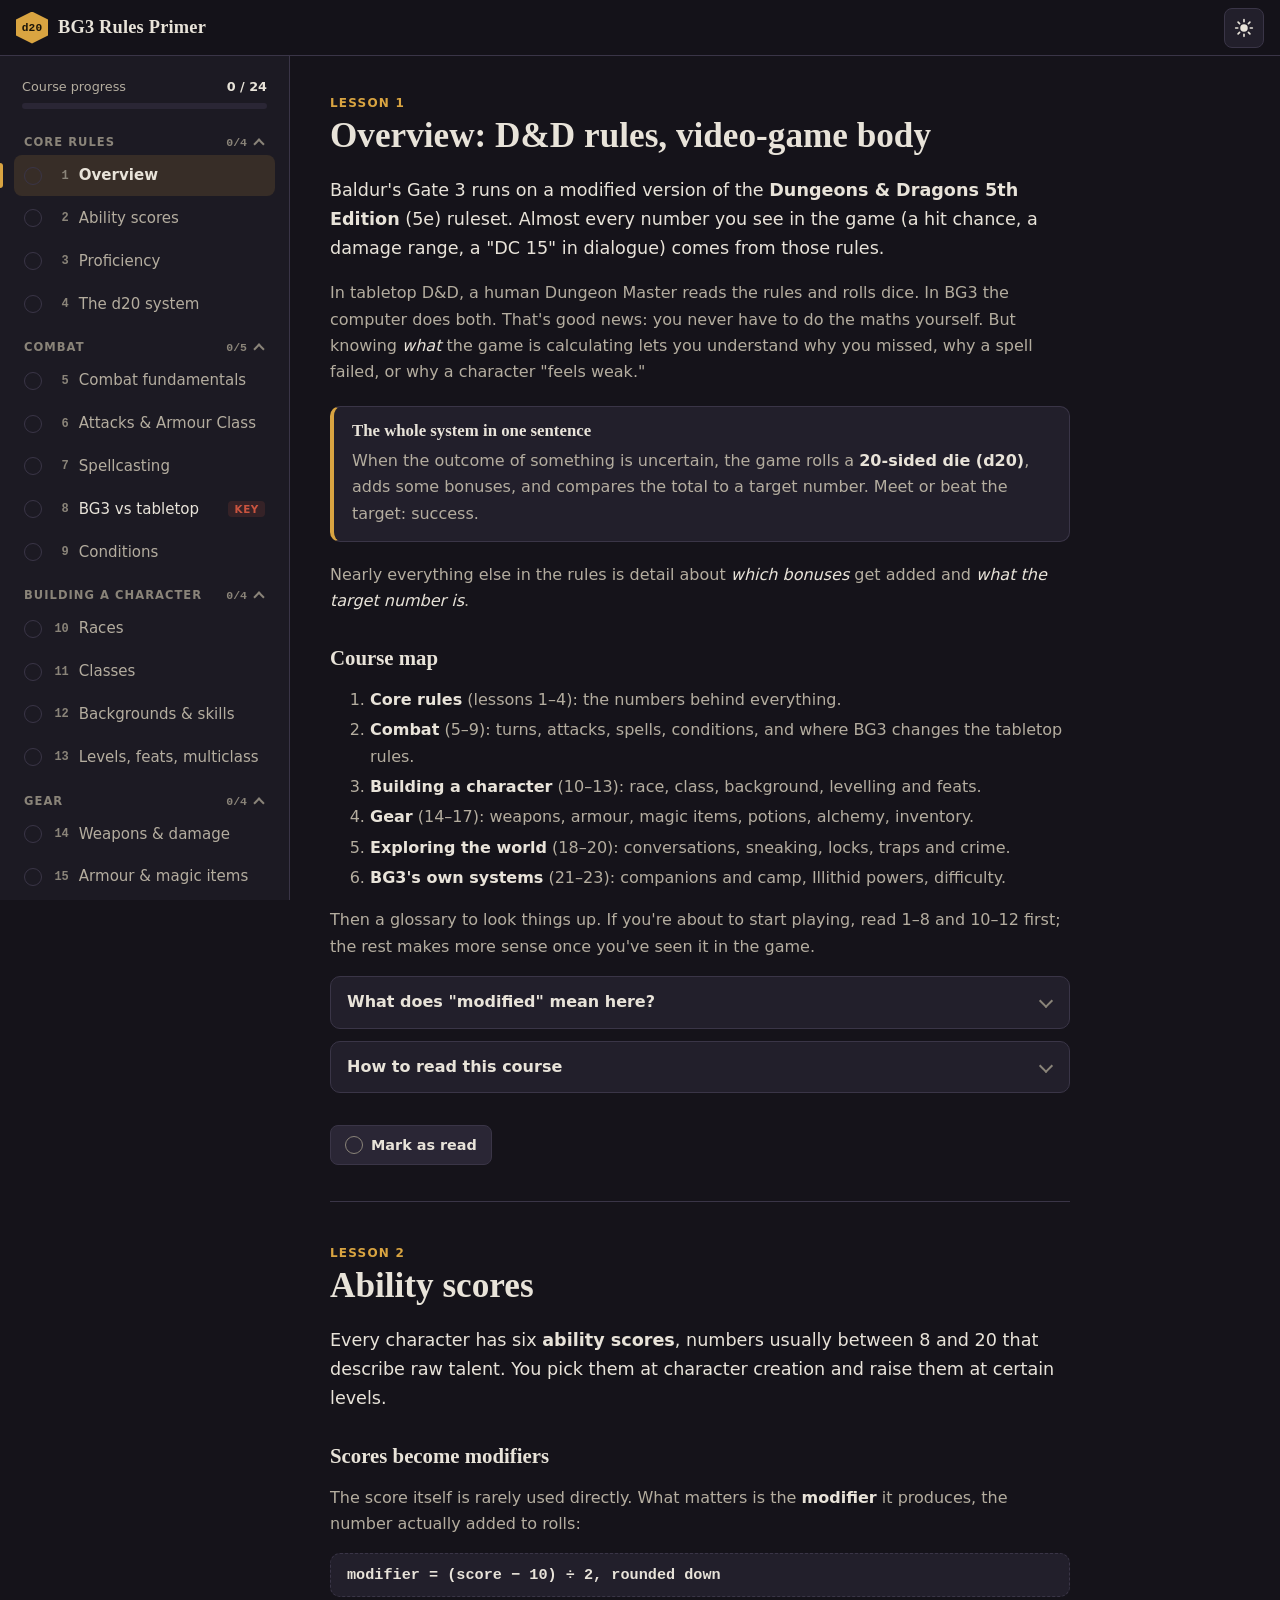
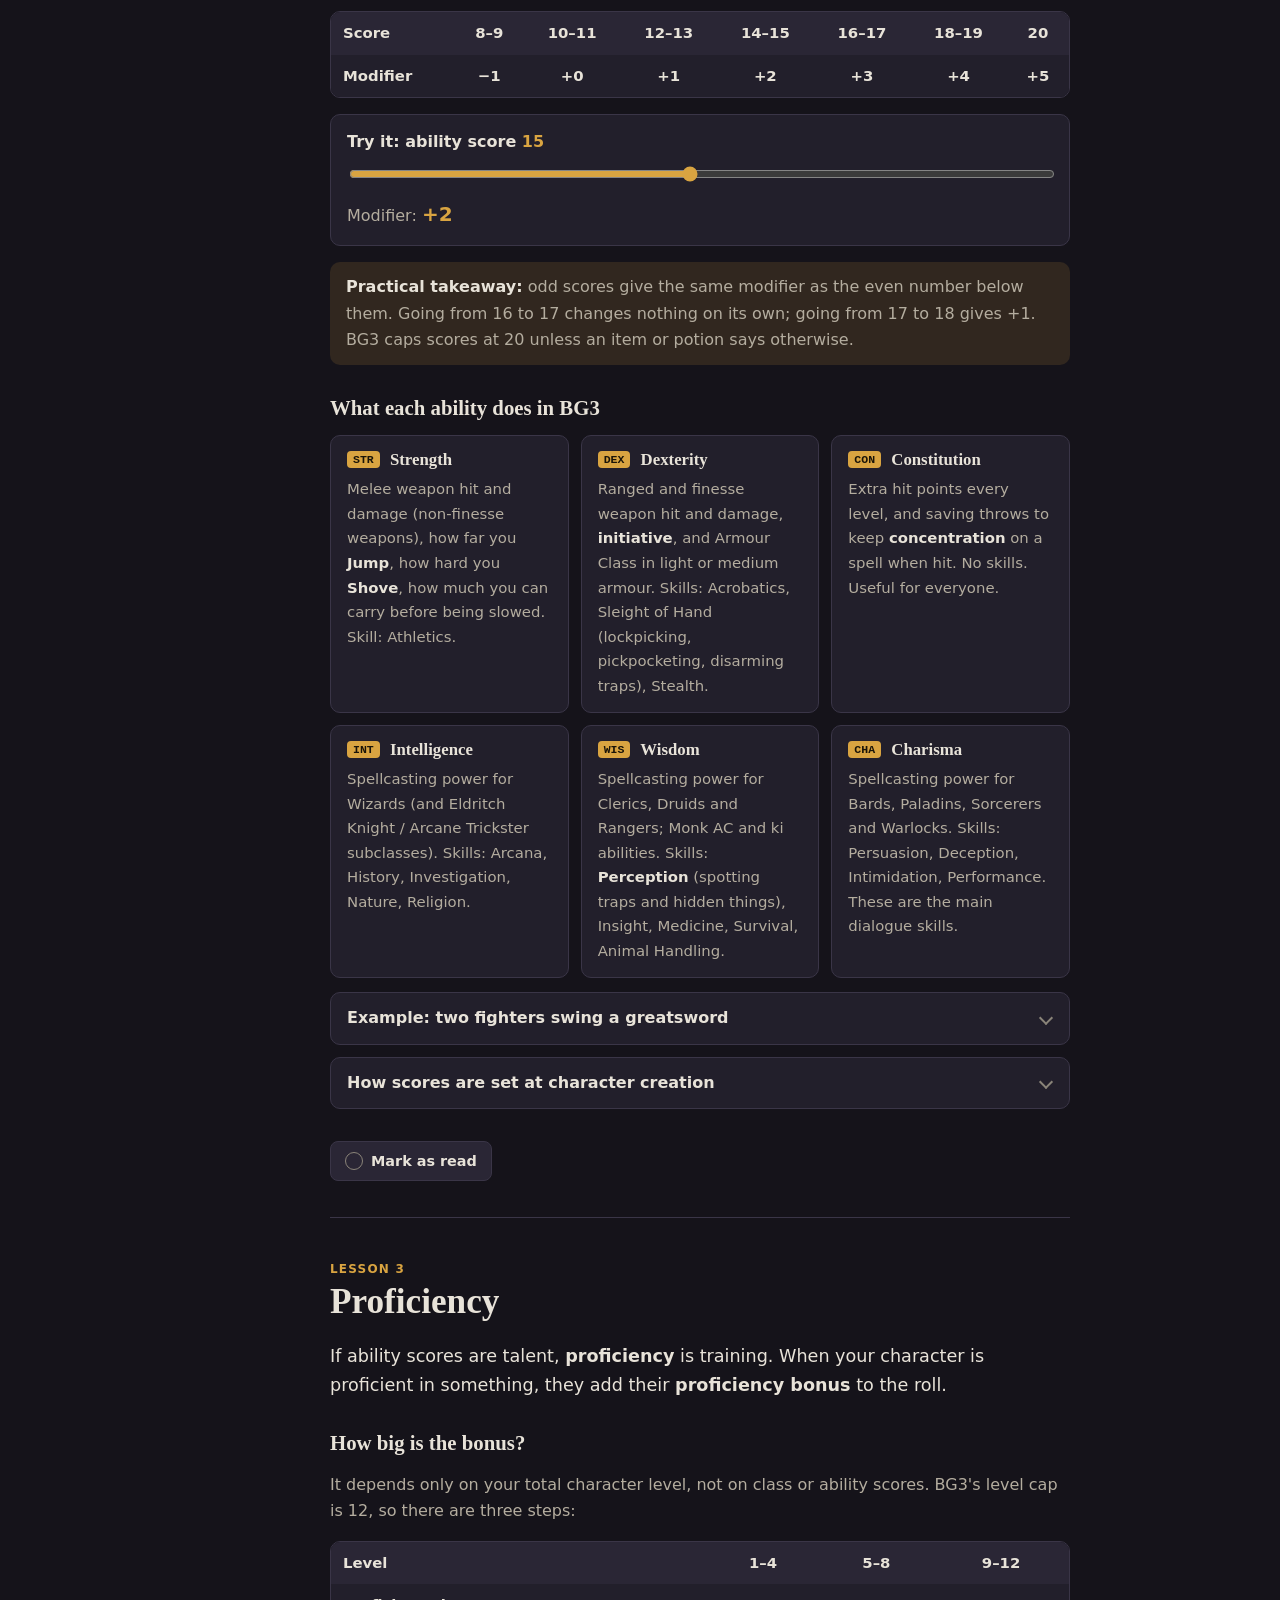
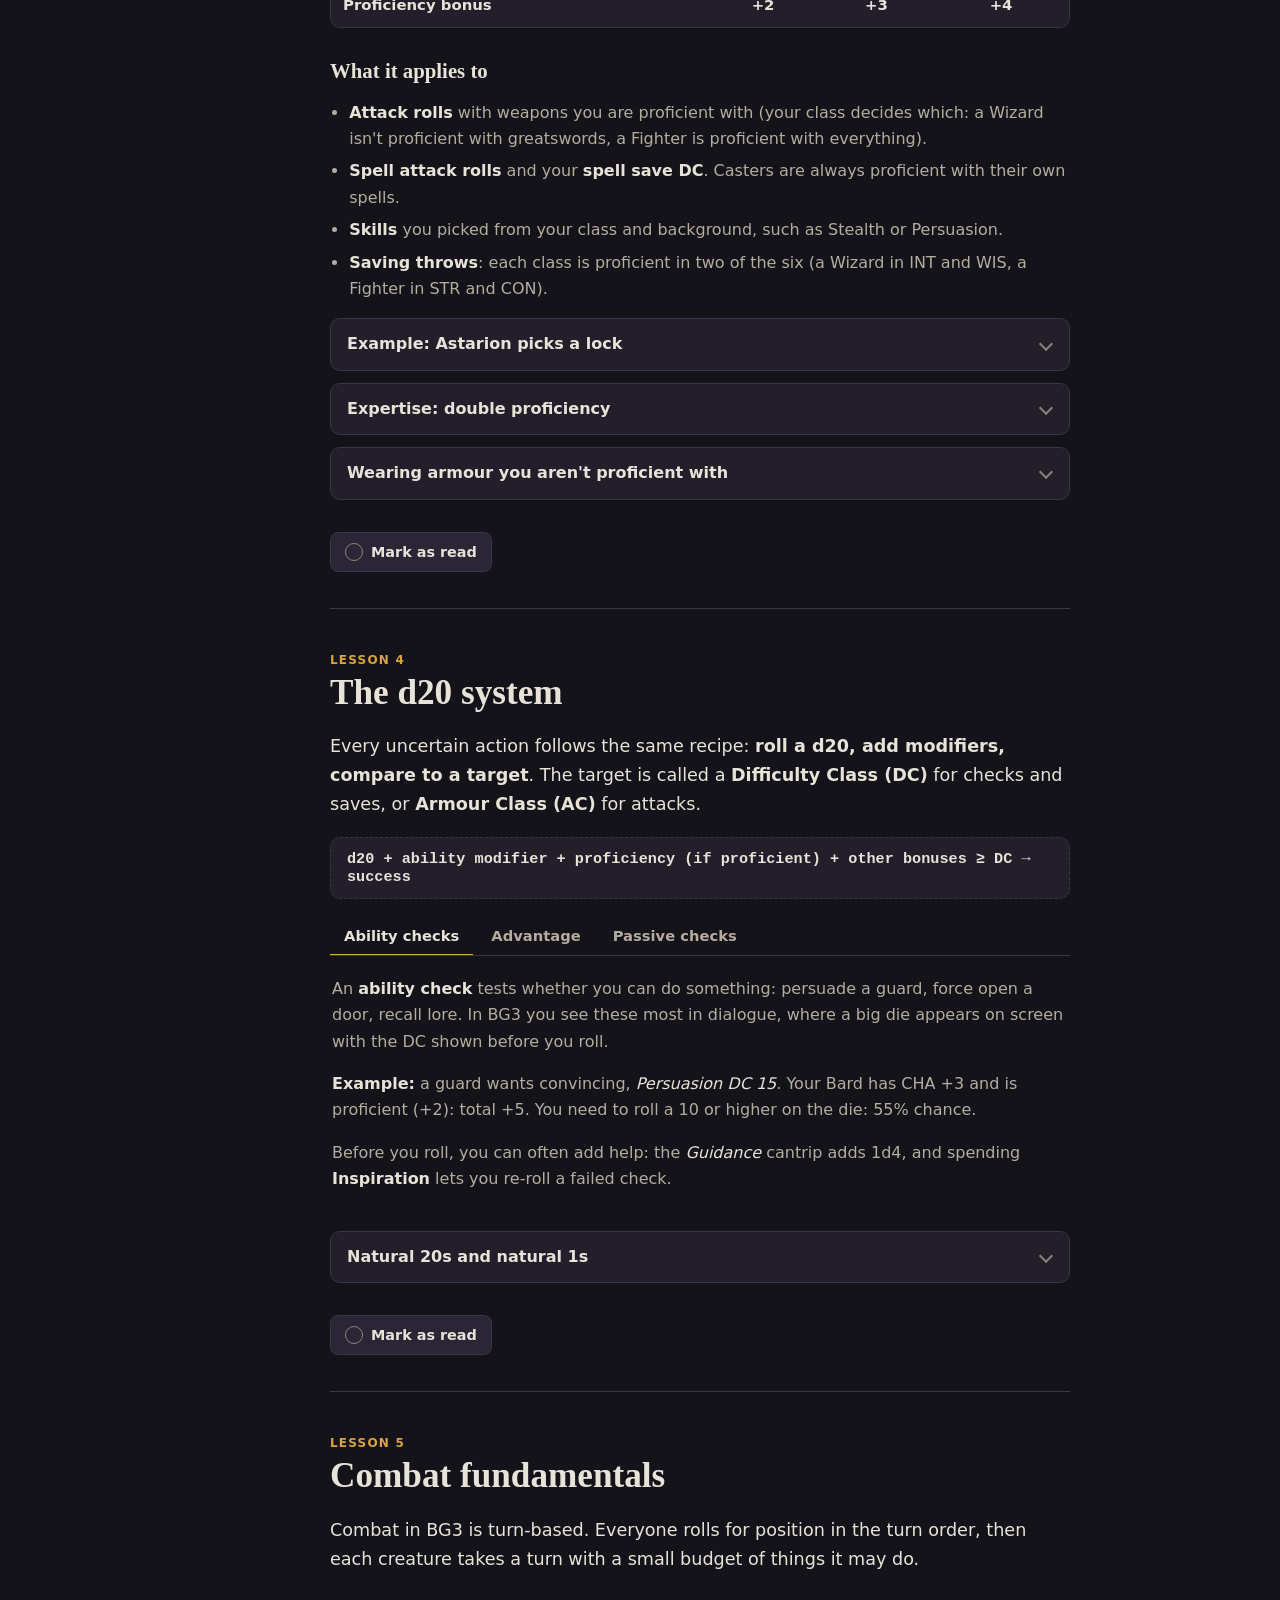
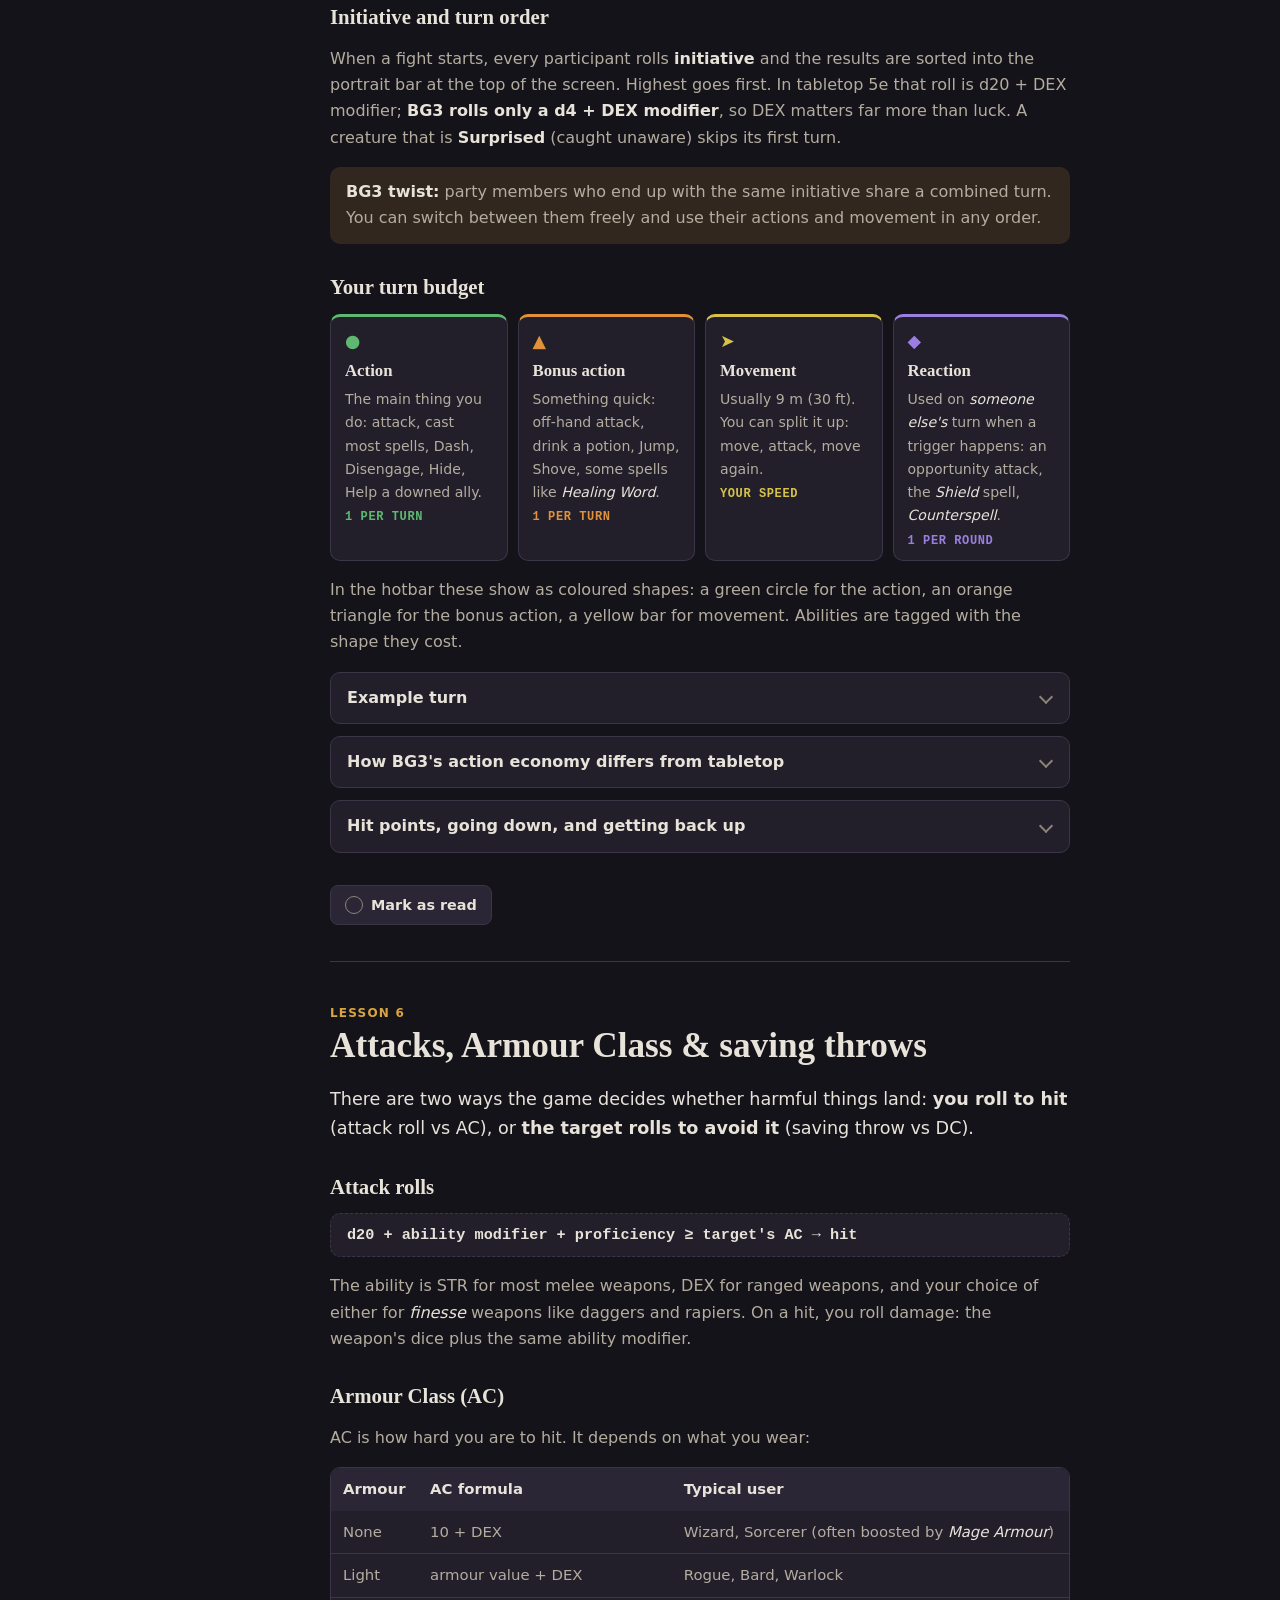
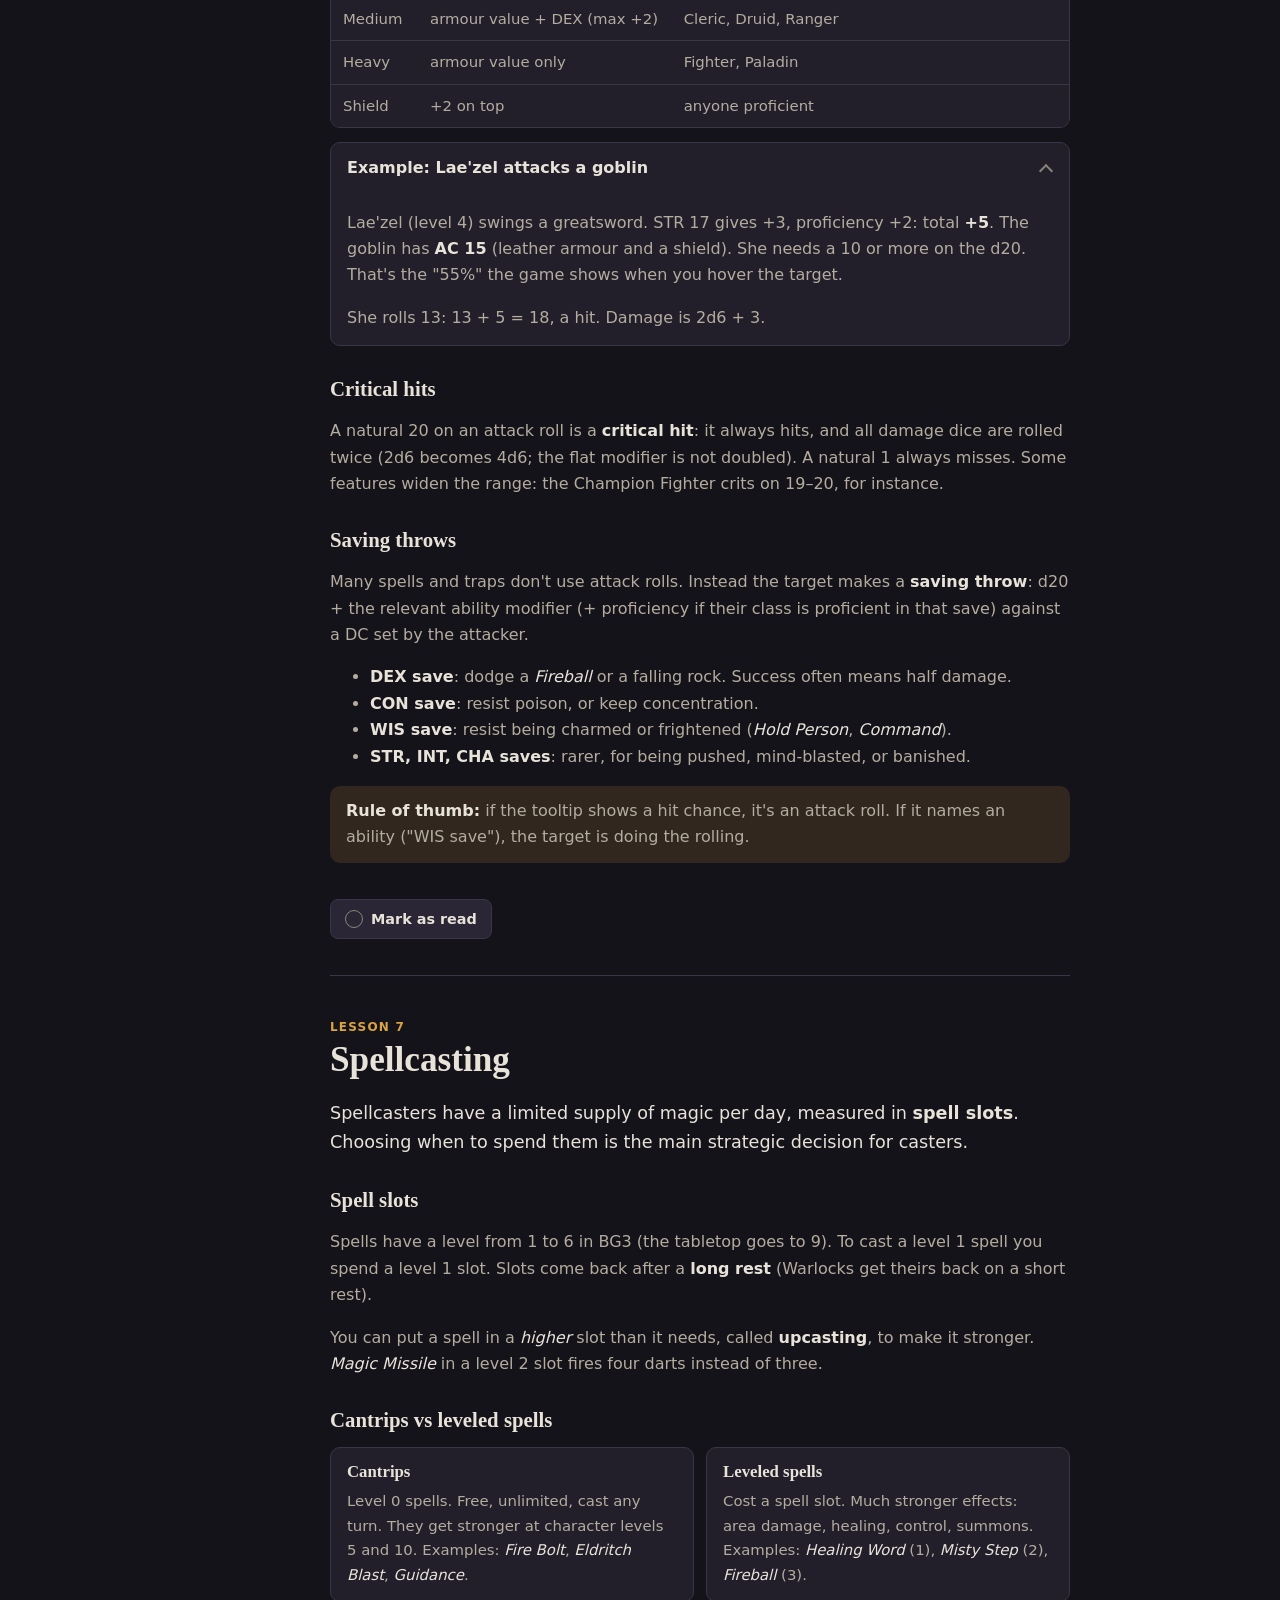
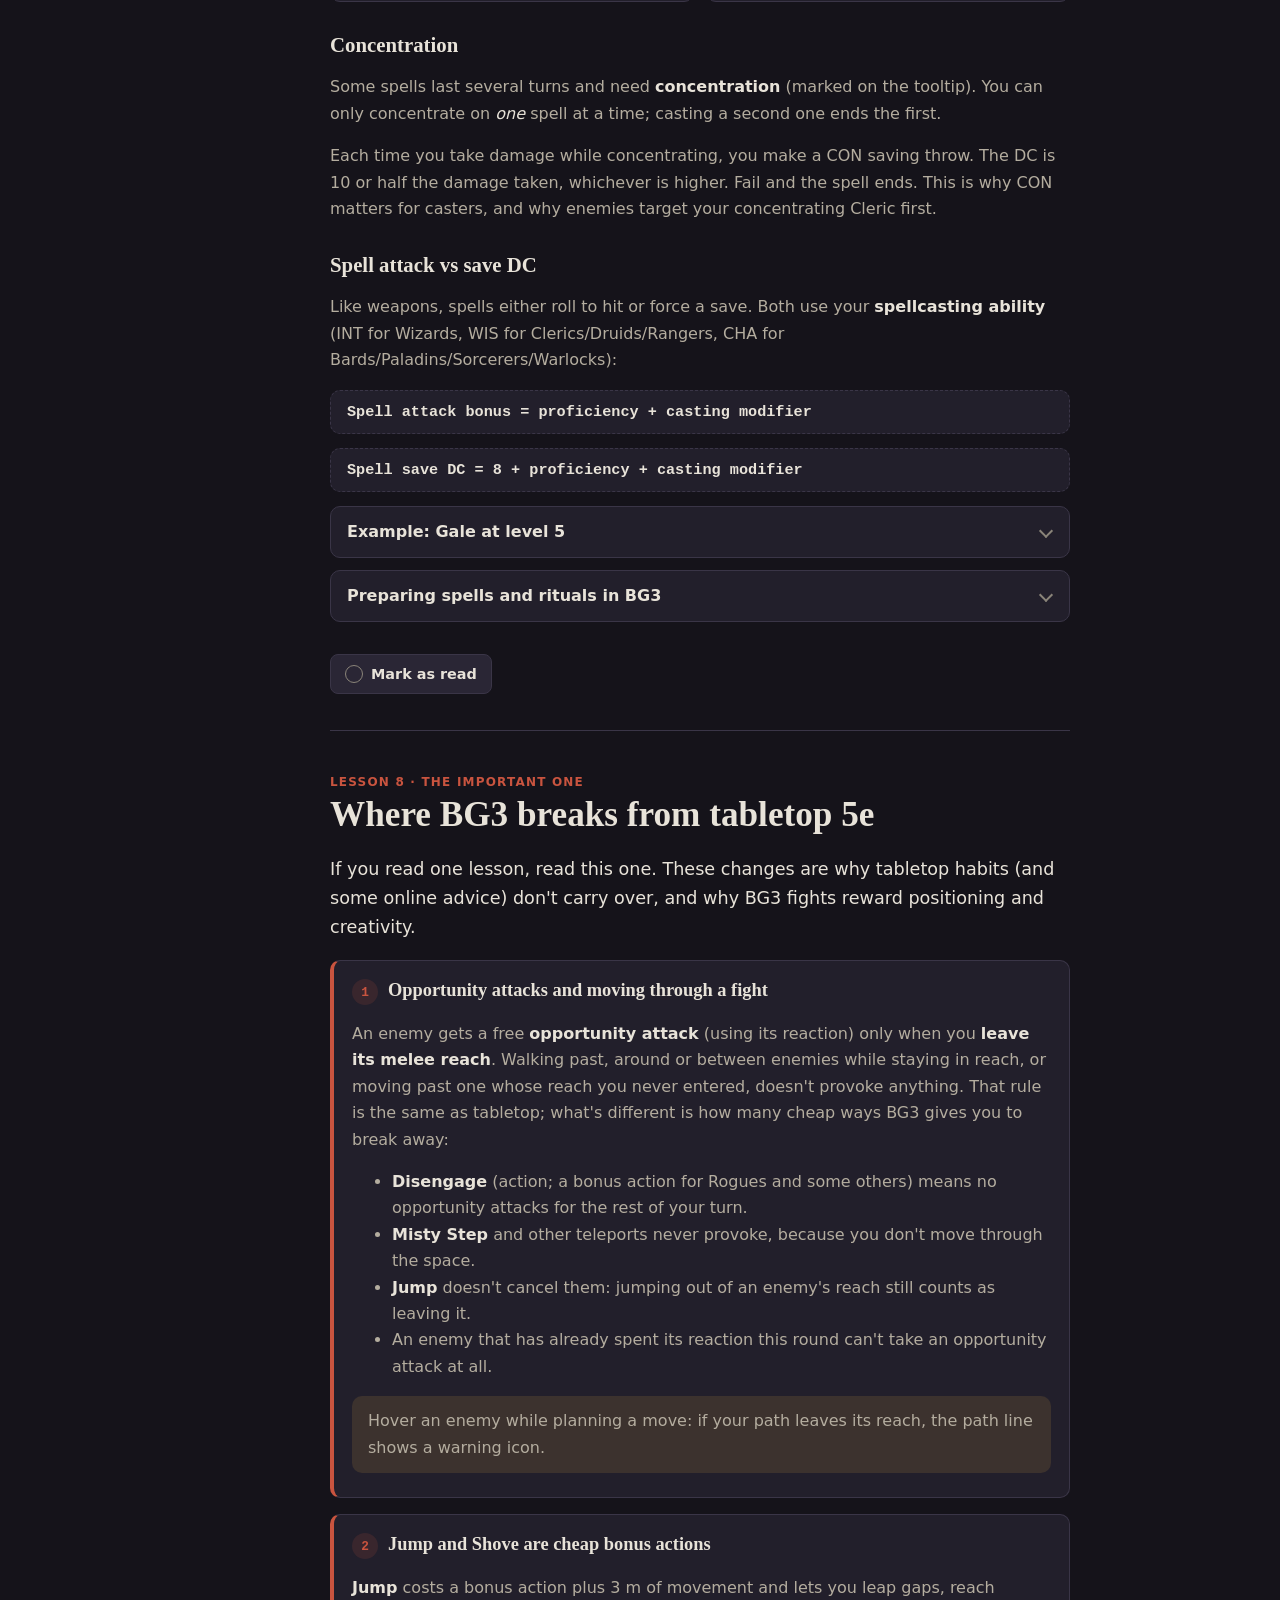
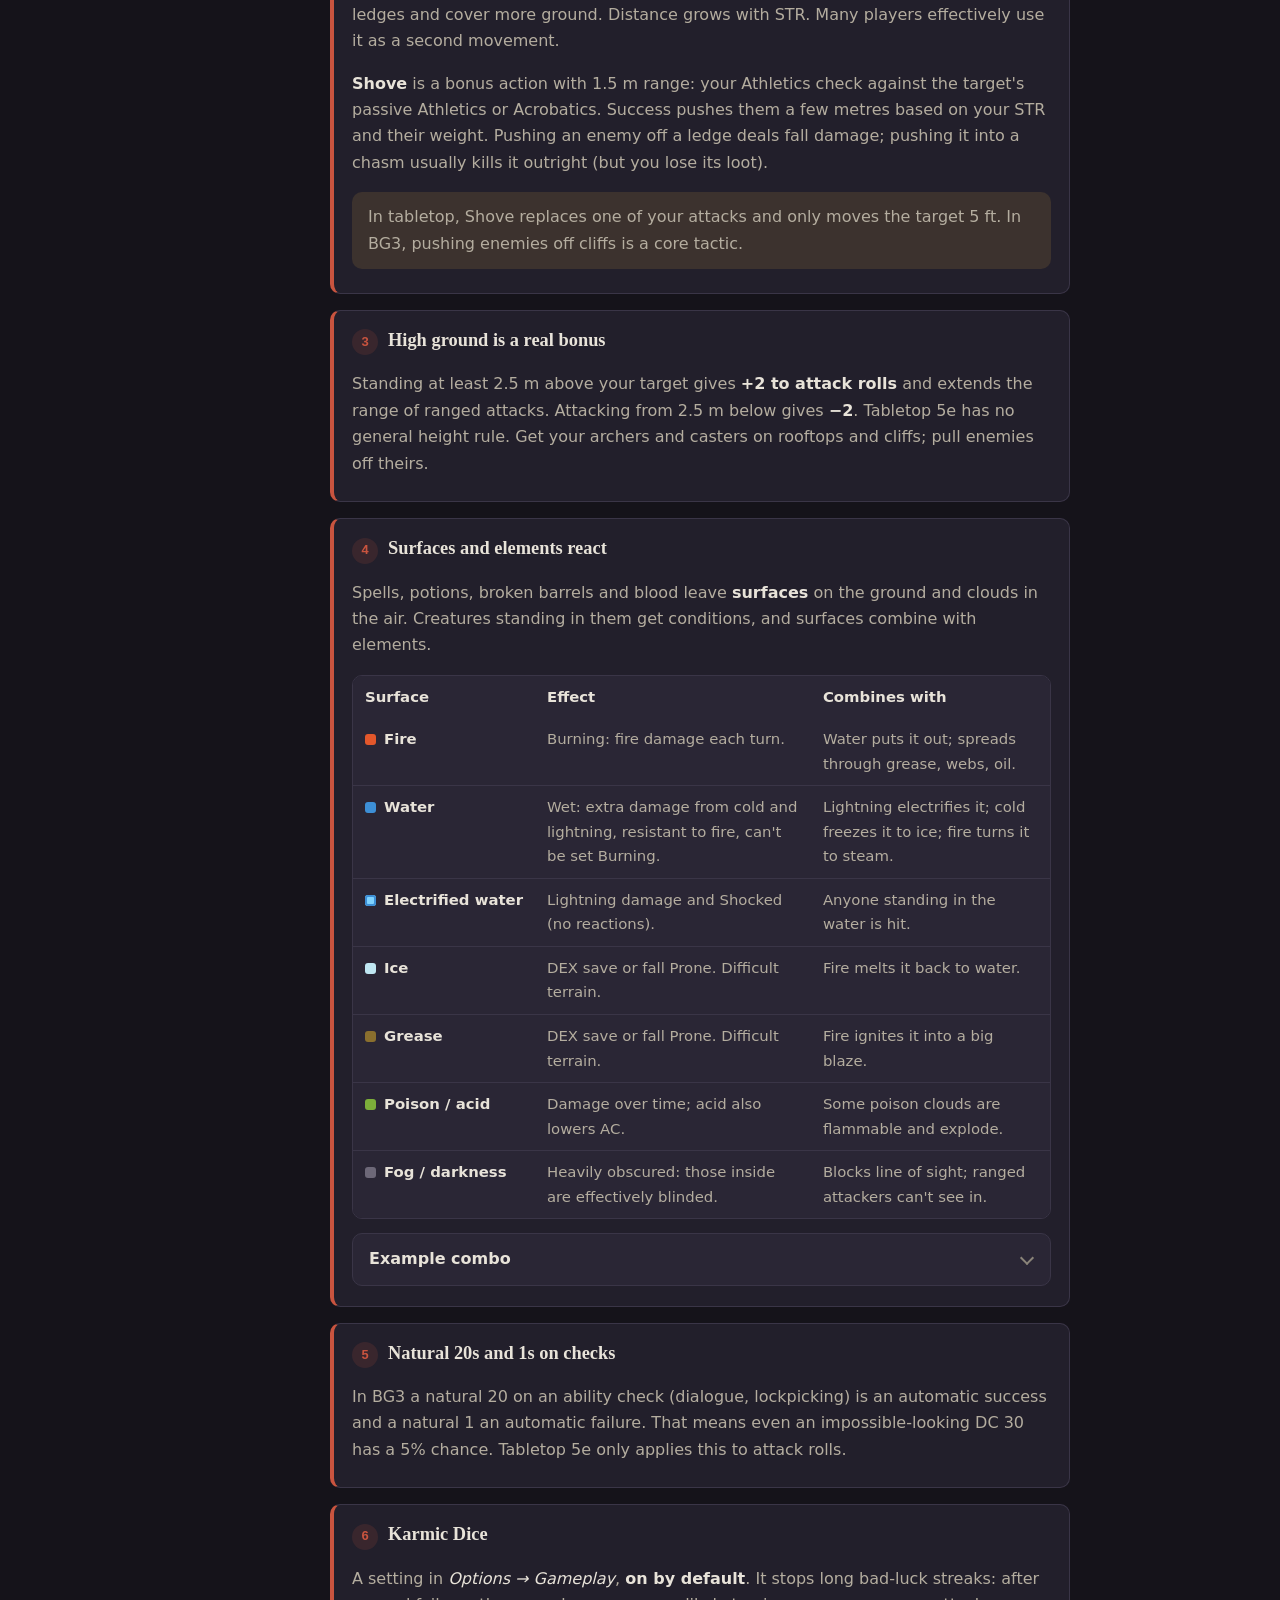
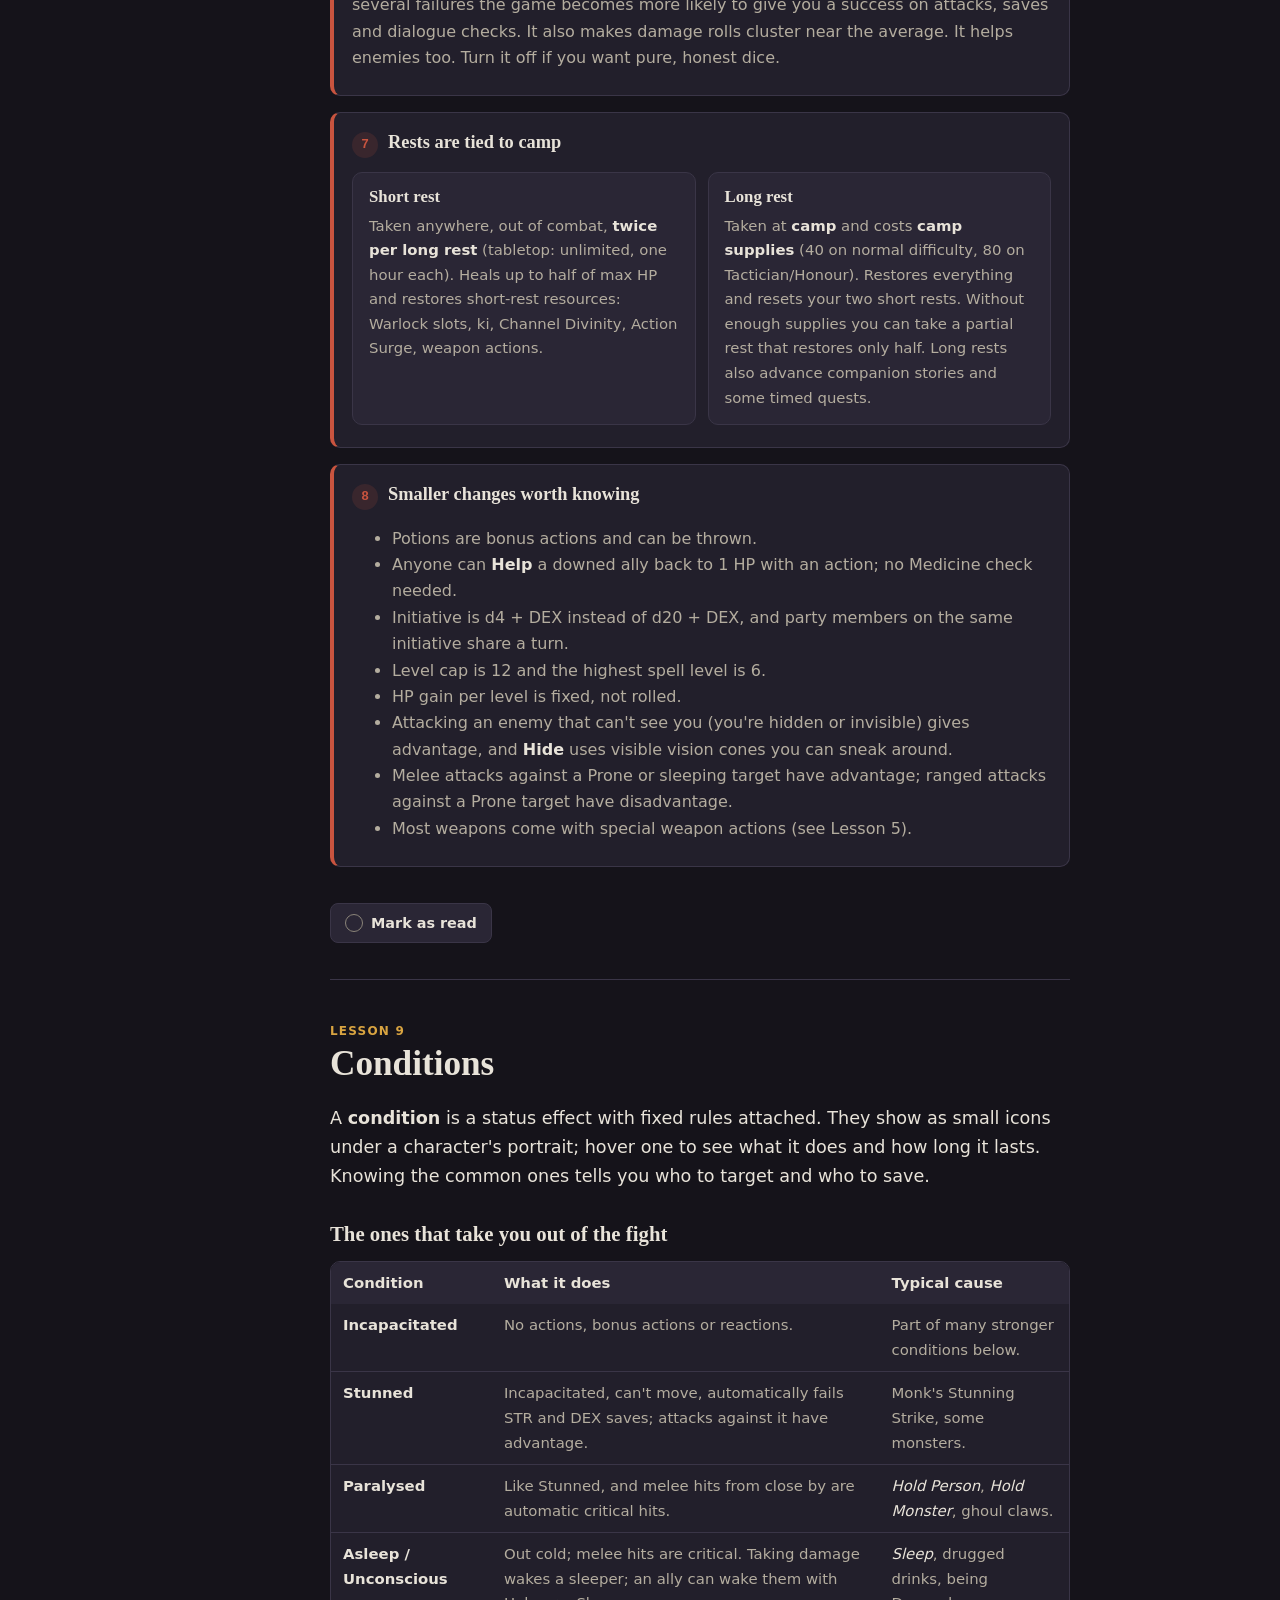
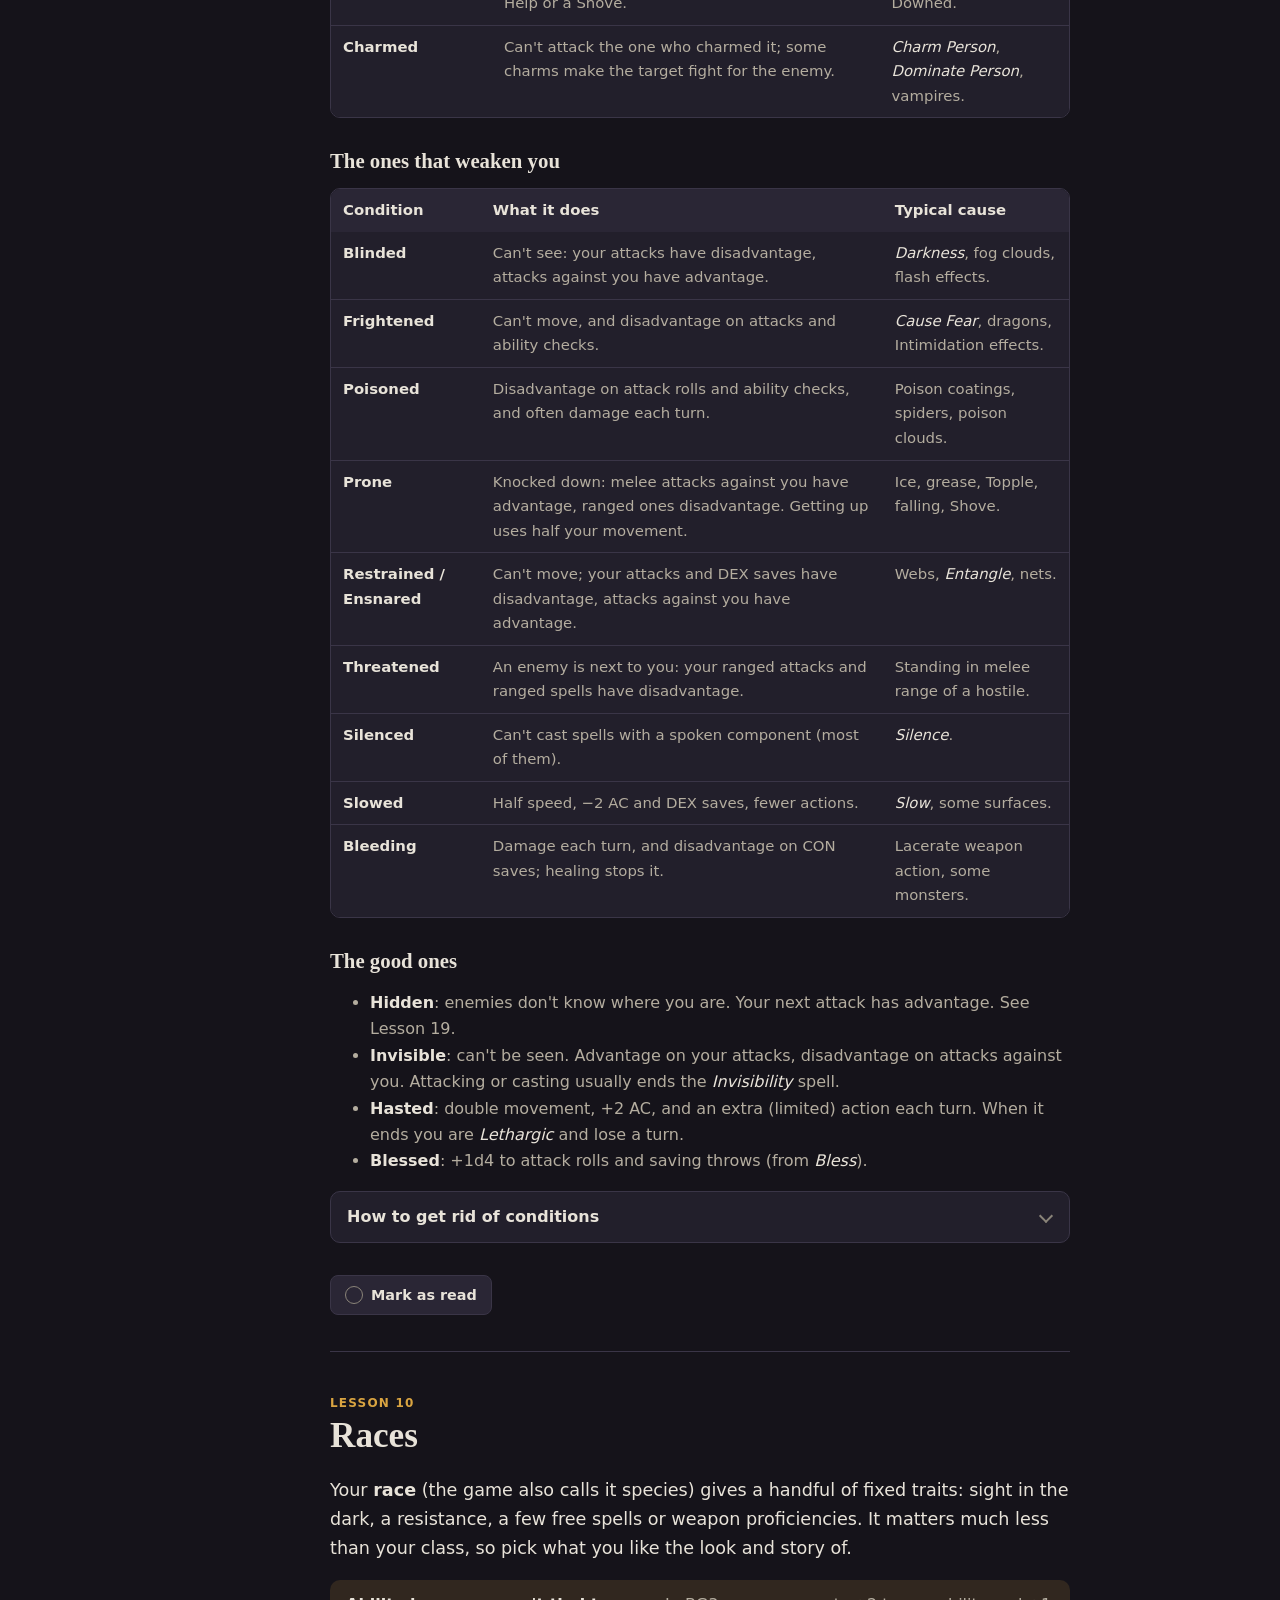
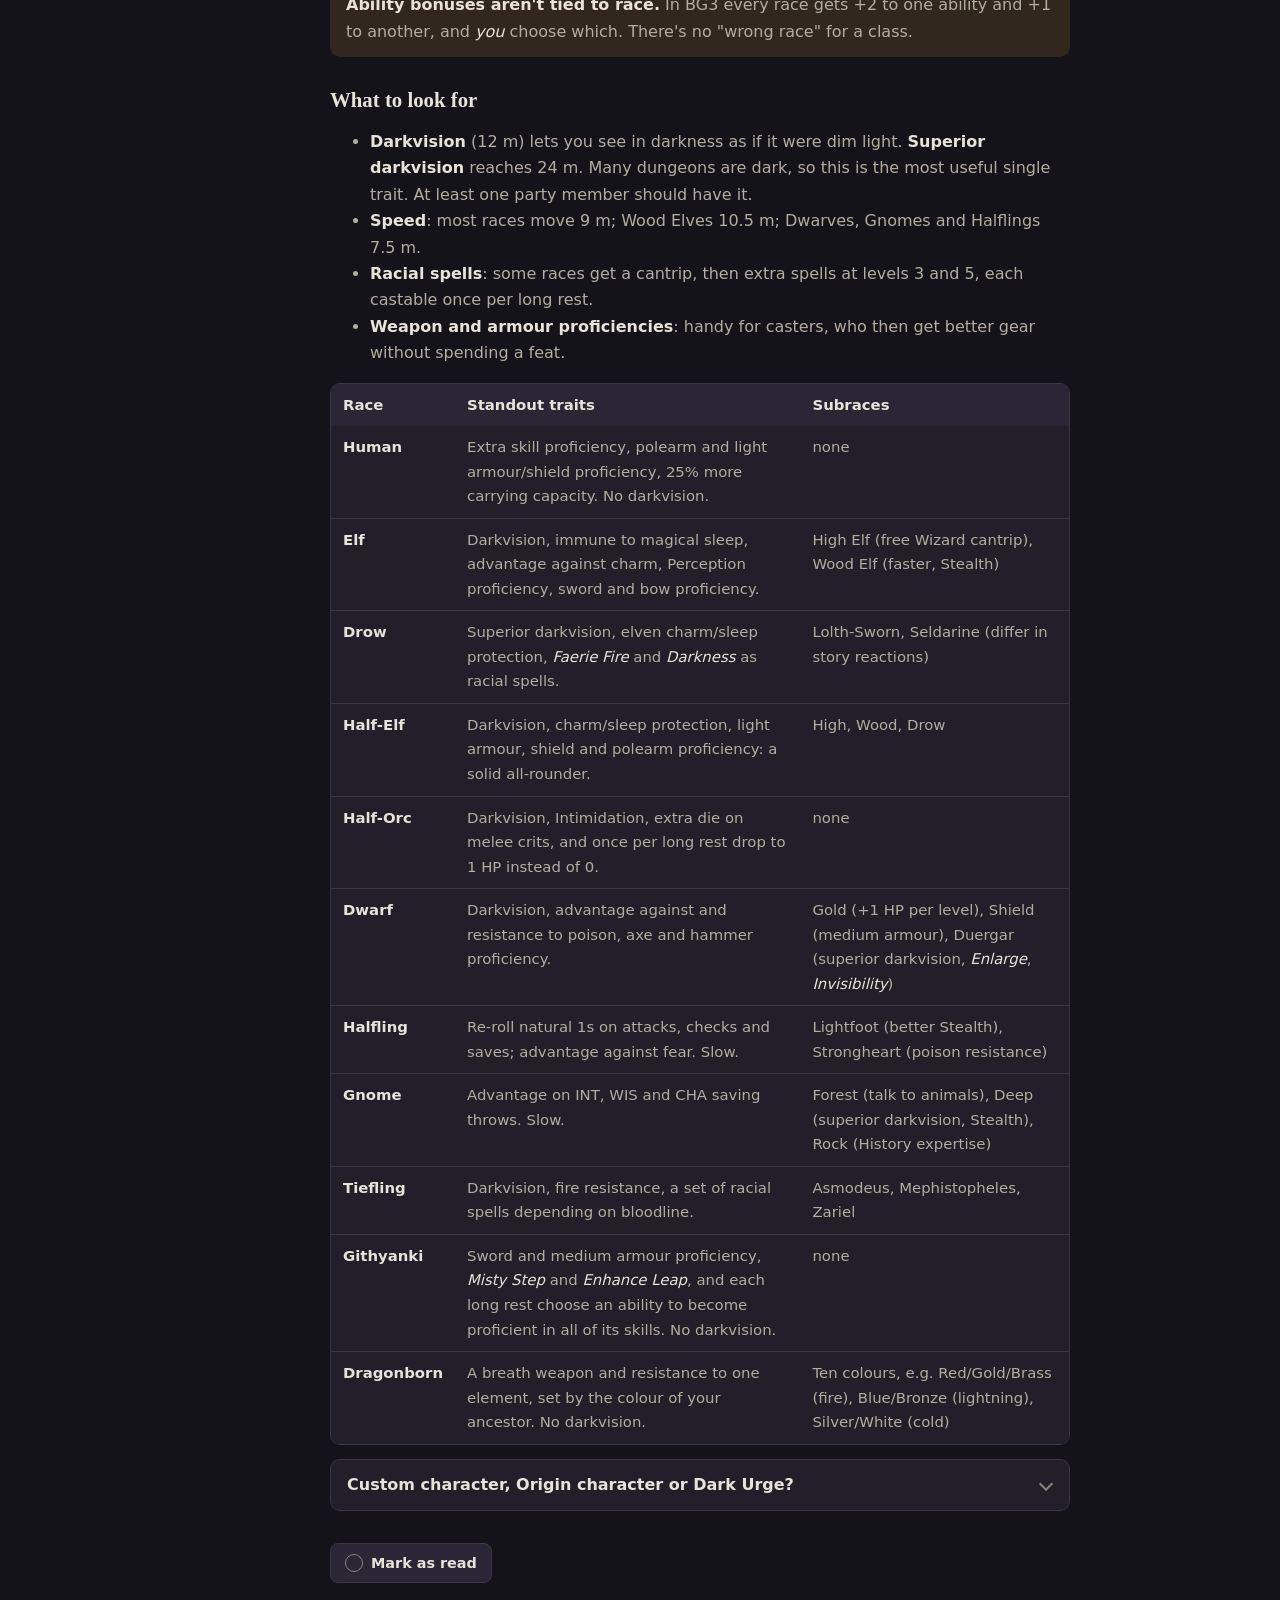
<file: rules-primer/index.html>
<!doctype html>
<html lang="en">
<head>
<meta charset="utf-8">
<meta name="viewport" content="width=device-width, initial-scale=1">
<title>BG3 Rules Primer</title>
<meta name="description" content="A short course on the rules of Baldur's Gate 3 (combat, characters, gear, exploration and BG3's own systems) for people who have never played D&amp;D.">
<meta name="color-scheme" content="dark light">
<link rel="stylesheet" href="style.css">
<script src="theme.js"></script>
</head>
<body>

<a class="skip" href="#main">Skip to content</a>

<header class="topbar">
  <button class="nav-toggle" id="navToggle" aria-controls="sidebar" aria-expanded="false" aria-label="Open navigation">
    <svg viewBox="0 0 24 24" width="22" height="22" aria-hidden="true"><path d="M3 6h18M3 12h18M3 18h18" stroke="currentColor" stroke-width="2" stroke-linecap="round"/></svg>
  </button>
  <a class="brand" href="#overview"><span class="brand-die" aria-hidden="true">d20</span> BG3 Rules Primer</a>
  <button class="theme-toggle" id="themeToggle" aria-label="Switch colour theme">
    <svg class="i-sun" viewBox="0 0 24 24" width="20" height="20" aria-hidden="true"><circle cx="12" cy="12" r="4.5" fill="currentColor"/><path d="M12 2v2.5M12 19.5V22M2 12h2.5M19.5 12H22M4.9 4.9l1.8 1.8M17.3 17.3l1.8 1.8M4.9 19.1l1.8-1.8M17.3 6.7l1.8-1.8" stroke="currentColor" stroke-width="2" stroke-linecap="round"/></svg>
    <svg class="i-moon" viewBox="0 0 24 24" width="20" height="20" aria-hidden="true"><path d="M20 14.5A8.5 8.5 0 0 1 9.5 4a8.5 8.5 0 1 0 10.5 10.5z" fill="currentColor"/></svg>
  </button>
</header>

<div class="layout">

<nav class="sidebar" id="sidebar" aria-label="Course sections">
  <div class="progress" aria-live="polite">
    <div class="progress-label"><span>Course progress</span><span id="progressText">0 / 24</span></div>
    <div class="progress-bar"><div class="progress-fill" id="progressFill"></div></div>
  </div>
  <div class="toc" id="toc">
  <details class="toc-part" open><summary><span class="part-name">Core rules</span><span class="part-count"></span></summary>
  <ol>
    <li><a href="#overview" data-sec="overview"><span class="tick" aria-hidden="true"></span><span class="num">1</span> Overview</a></li>
    <li><a href="#abilities" data-sec="abilities"><span class="tick" aria-hidden="true"></span><span class="num">2</span> Ability scores</a></li>
    <li><a href="#proficiency" data-sec="proficiency"><span class="tick" aria-hidden="true"></span><span class="num">3</span> Proficiency</a></li>
    <li><a href="#d20" data-sec="d20"><span class="tick" aria-hidden="true"></span><span class="num">4</span> The d20 system</a></li>
  </ol></details>
  <details class="toc-part" open><summary><span class="part-name">Combat</span><span class="part-count"></span></summary>
  <ol>
    <li><a href="#combat" data-sec="combat"><span class="tick" aria-hidden="true"></span><span class="num">5</span> Combat fundamentals</a></li>
    <li><a href="#attacks" data-sec="attacks"><span class="tick" aria-hidden="true"></span><span class="num">6</span> Attacks &amp; Armour Class</a></li>
    <li><a href="#spells" data-sec="spells"><span class="tick" aria-hidden="true"></span><span class="num">7</span> Spellcasting</a></li>
    <li class="toc-key"><a href="#bg3" data-sec="bg3"><span class="tick" aria-hidden="true"></span><span class="num">8</span> BG3 vs tabletop <span class="badge">key</span></a></li>
    <li><a href="#conditions" data-sec="conditions"><span class="tick" aria-hidden="true"></span><span class="num">9</span> Conditions</a></li>
  </ol></details>
  <details class="toc-part" open><summary><span class="part-name">Building a character</span><span class="part-count"></span></summary>
  <ol>
    <li><a href="#races" data-sec="races"><span class="tick" aria-hidden="true"></span><span class="num">10</span> Races</a></li>
    <li><a href="#classes" data-sec="classes"><span class="tick" aria-hidden="true"></span><span class="num">11</span> Classes</a></li>
    <li><a href="#backgrounds" data-sec="backgrounds"><span class="tick" aria-hidden="true"></span><span class="num">12</span> Backgrounds &amp; skills</a></li>
    <li><a href="#levelling" data-sec="levelling"><span class="tick" aria-hidden="true"></span><span class="num">13</span> Levels, feats, multiclass</a></li>
  </ol></details>
  <details class="toc-part" open><summary><span class="part-name">Gear</span><span class="part-count"></span></summary>
  <ol>
    <li><a href="#weapons" data-sec="weapons"><span class="tick" aria-hidden="true"></span><span class="num">14</span> Weapons &amp; damage</a></li>
    <li><a href="#armour" data-sec="armour"><span class="tick" aria-hidden="true"></span><span class="num">15</span> Armour &amp; magic items</a></li>
    <li><a href="#consumables" data-sec="consumables"><span class="tick" aria-hidden="true"></span><span class="num">16</span> Potions, scrolls, alchemy</a></li>
    <li><a href="#inventory" data-sec="inventory"><span class="tick" aria-hidden="true"></span><span class="num">17</span> Inventory &amp; trading</a></li>
  </ol></details>
  <details class="toc-part" open><summary><span class="part-name">Exploring the world</span><span class="part-count"></span></summary>
  <ol>
    <li><a href="#dialogue" data-sec="dialogue"><span class="tick" aria-hidden="true"></span><span class="num">18</span> Dialogue &amp; checks</a></li>
    <li><a href="#stealth" data-sec="stealth"><span class="tick" aria-hidden="true"></span><span class="num">19</span> Stealth, light, vision</a></li>
    <li><a href="#locks" data-sec="locks"><span class="tick" aria-hidden="true"></span><span class="num">20</span> Locks, traps &amp; crime</a></li>
  </ol></details>
  <details class="toc-part" open><summary><span class="part-name">BG3's own systems</span><span class="part-count"></span></summary>
  <ol>
    <li><a href="#party" data-sec="party"><span class="tick" aria-hidden="true"></span><span class="num">21</span> Party &amp; camp</a></li>
    <li><a href="#tadpoles" data-sec="tadpoles"><span class="tick" aria-hidden="true"></span><span class="num">22</span> Illithid powers</a></li>
    <li><a href="#difficulty" data-sec="difficulty"><span class="tick" aria-hidden="true"></span><span class="num">23</span> Difficulty modes</a></li>
  </ol></details>
  <details class="toc-part" open><summary><span class="part-name">Reference</span><span class="part-count"></span></summary>
  <ol>
    <li><a href="#glossary" data-sec="glossary"><span class="tick" aria-hidden="true"></span><span class="num">24</span> Glossary</a></li>
  </ol></details>
</div>
  <button class="reset" id="resetProgress" type="button">Reset progress</button>
</nav>
<div class="scrim" id="scrim" hidden></div>

<main id="main" tabindex="-1">

<!-- 1 · overview -->
<section id="overview" class="lesson">
  <p class="eyebrow">Lesson 1</p>
  <h1>Overview: D&amp;D rules, video-game body</h1>
  <p class="lead">Baldur's Gate 3 runs on a modified version of the <strong>Dungeons &amp; Dragons 5th Edition</strong> (5e) ruleset. Almost every number you see in the game (a hit chance, a damage range, a "DC 15" in dialogue) comes from those rules.</p>

  <p>In tabletop D&amp;D, a human Dungeon Master reads the rules and rolls dice. In BG3 the computer does both. That's good news: you never have to do the maths yourself. But knowing <em>what</em> the game is calculating lets you understand why you missed, why a spell failed, or why a character "feels weak."</p>

  <div class="callout">
    <h3>The whole system in one sentence</h3>
    <p>When the outcome of something is uncertain, the game rolls a <strong>20-sided die (d20)</strong>, adds some bonuses, and compares the total to a target number. Meet or beat the target: success.</p>
  </div>

  <p>Nearly everything else in the rules is detail about <em>which bonuses</em> get added and <em>what the target number is</em>.</p>

  <h2>Course map</h2>
  <ol class="course-map">
    <li><strong>Core rules</strong> (lessons 1–4): the numbers behind everything.</li>
    <li><strong>Combat</strong> (5–9): turns, attacks, spells, conditions, and where BG3 changes the tabletop rules.</li>
    <li><strong>Building a character</strong> (10–13): race, class, background, levelling and feats.</li>
    <li><strong>Gear</strong> (14–17): weapons, armour, magic items, potions, alchemy, inventory.</li>
    <li><strong>Exploring the world</strong> (18–20): conversations, sneaking, locks, traps and crime.</li>
    <li><strong>BG3's own systems</strong> (21–23): companions and camp, Illithid powers, difficulty.</li>
  </ol>
  <p>Then a glossary to look things up. If you're about to start playing, read 1–8 and 10–12 first; the rest makes more sense once you've seen it in the game.</p>

  <details>
    <summary>What does "modified" mean here?</summary>
    <p>Larian kept the core of 5e (ability scores, proficiency, d20 rolls, spell slots, classes) but changed parts that work badly on a screen or that they wanted to be more tactical: height matters more, the environment reacts to elements, several actions got cheaper, and resting is tied to a camp. Lesson 8 covers these changes one by one, and later lessons point out others as they come up.</p>
  </details>
  <details>
    <summary>How to read this course</summary>
    <p>Each lesson is short. Open the collapsible panels for examples and extra detail. Tick <em>Mark as read</em> at the bottom of a lesson and the sidebar keeps track, per part and overall. Your progress is saved in this browser only.</p>
  </details>

  <button class="done-btn" type="button" data-done="overview">Mark as read</button>
</section>

<!-- 2 · abilities -->
<section id="abilities" class="lesson">
  <p class="eyebrow">Lesson 2</p>
  <h1>Ability scores</h1>
  <p class="lead">Every character has six <strong>ability scores</strong>, numbers usually between 8 and 20 that describe raw talent. You pick them at character creation and raise them at certain levels.</p>

  <h2>Scores become modifiers</h2>
  <p>The score itself is rarely used directly. What matters is the <strong>modifier</strong> it produces, the number actually added to rolls:</p>
  <div class="formula">modifier = (score − 10) ÷ 2, rounded down</div>

  <div class="table-wrap">
  <table class="compact">
    <thead><tr><th>Score</th><td>8–9</td><td>10–11</td><td>12–13</td><td>14–15</td><td>16–17</td><td>18–19</td><td>20</td></tr></thead>
    <tbody><tr><th>Modifier</th><td>−1</td><td>+0</td><td>+1</td><td>+2</td><td>+3</td><td>+4</td><td>+5</td></tr></tbody>
  </table>
  </div>

  <div class="widget" id="modCalc">
    <label for="scoreInput">Try it: ability score <output id="scoreOut">15</output></label>
    <input type="range" id="scoreInput" min="1" max="30" value="15">
    <p class="widget-result">Modifier: <strong id="modOut">+2</strong></p>
  </div>

  <p class="tip"><strong>Practical takeaway:</strong> odd scores give the same modifier as the even number below them. Going from 16 to 17 changes nothing on its own; going from 17 to 18 gives +1. BG3 caps scores at 20 unless an item or potion says otherwise.</p>

  <h2>What each ability does in BG3</h2>
  <div class="ability-grid">
    <article class="ability"><h3><abbr>STR</abbr> Strength</h3><p>Melee weapon hit and damage (non-finesse weapons), how far you <strong>Jump</strong>, how hard you <strong>Shove</strong>, how much you can carry before being slowed. Skill: Athletics.</p></article>
    <article class="ability"><h3><abbr>DEX</abbr> Dexterity</h3><p>Ranged and finesse weapon hit and damage, <strong>initiative</strong>, and Armour Class in light or medium armour. Skills: Acrobatics, Sleight of Hand (lockpicking, pickpocketing, disarming traps), Stealth.</p></article>
    <article class="ability"><h3><abbr>CON</abbr> Constitution</h3><p>Extra hit points every level, and saving throws to keep <strong>concentration</strong> on a spell when hit. No skills. Useful for everyone.</p></article>
    <article class="ability"><h3><abbr>INT</abbr> Intelligence</h3><p>Spellcasting power for Wizards (and Eldritch Knight / Arcane Trickster subclasses). Skills: Arcana, History, Investigation, Nature, Religion.</p></article>
    <article class="ability"><h3><abbr>WIS</abbr> Wisdom</h3><p>Spellcasting power for Clerics, Druids and Rangers; Monk AC and ki abilities. Skills: <strong>Perception</strong> (spotting traps and hidden things), Insight, Medicine, Survival, Animal Handling.</p></article>
    <article class="ability"><h3><abbr>CHA</abbr> Charisma</h3><p>Spellcasting power for Bards, Paladins, Sorcerers and Warlocks. Skills: Persuasion, Deception, Intimidation, Performance. These are the main dialogue skills.</p></article>
  </div>

  <details>
    <summary>Example: two fighters swing a greatsword</summary>
    <p>Karlach has STR 17 (+3). Gale has STR 8 (−1). With the same sword, Karlach adds +3 to her attack roll and to her damage; Gale subtracts 1 from both. Over a fight, that 4-point gap means Karlach hits roughly 20% more often and each hit does 4 more damage.</p>
  </details>
  <details>
    <summary>How scores are set at character creation</summary>
    <p>BG3 uses a <strong>point-buy</strong> system: every score starts at 8 and you spend 27 points to raise them, with a maximum of 15 before bonuses. You then add a +2 and a +1 to any two abilities you choose. A common starting peak is therefore 17 in your main ability. Levels 4, 8 and 12 give a <strong>feat</strong>, and one option is "Ability Improvement": +2 to spend across your scores.</p>
  </details>

  <button class="done-btn" type="button" data-done="abilities">Mark as read</button>
</section>

<!-- 3 · proficiency -->
<section id="proficiency" class="lesson">
  <p class="eyebrow">Lesson 3</p>
  <h1>Proficiency</h1>
  <p class="lead">If ability scores are talent, <strong>proficiency</strong> is training. When your character is proficient in something, they add their <strong>proficiency bonus</strong> to the roll.</p>

  <h2>How big is the bonus?</h2>
  <p>It depends only on your total character level, not on class or ability scores. BG3's level cap is 12, so there are three steps:</p>
  <div class="table-wrap">
  <table class="compact">
    <thead><tr><th>Level</th><td>1–4</td><td>5–8</td><td>9–12</td></tr></thead>
    <tbody><tr><th>Proficiency bonus</th><td>+2</td><td>+3</td><td>+4</td></tr></tbody>
  </table>
  </div>

  <h2>What it applies to</h2>
  <ul class="checklist">
    <li><strong>Attack rolls</strong> with weapons you are proficient with (your class decides which: a Wizard isn't proficient with greatswords, a Fighter is proficient with everything).</li>
    <li><strong>Spell attack rolls</strong> and your <strong>spell save DC</strong>. Casters are always proficient with their own spells.</li>
    <li><strong>Skills</strong> you picked from your class and background, such as Stealth or Persuasion.</li>
    <li><strong>Saving throws</strong>: each class is proficient in two of the six (a Wizard in INT and WIS, a Fighter in STR and CON).</li>
  </ul>

  <details>
    <summary>Example: Astarion picks a lock</summary>
    <p>Astarion has DEX 17 (+3) and is proficient in Sleight of Hand. At level 3 his bonus is +3 (DEX) +2 (proficiency) = <strong>+5</strong>. At level 9 the same check is +3 +4 = <strong>+7</strong>, even if his DEX hasn't changed. Shadowheart, with DEX 13 (+1) and no proficiency, rolls with just +1.</p>
  </details>
  <details>
    <summary>Expertise: double proficiency</summary>
    <p>Rogues and Bards (and a few other features) can pick skills for <strong>Expertise</strong>, which doubles the proficiency bonus for those skills. A level 9 Rogue with Expertise in Sleight of Hand adds +8 from proficiency alone.</p>
  </details>
  <details>
    <summary>Wearing armour you aren't proficient with</summary>
    <p>You can put it on, but you get disadvantage on attacks and on STR/DEX checks and saves, and you can't cast spells. The game warns you in the equipment screen.</p>
  </details>

  <button class="done-btn" type="button" data-done="proficiency">Mark as read</button>
</section>

<!-- 4 · d20 -->
<section id="d20" class="lesson">
  <p class="eyebrow">Lesson 4</p>
  <h1>The d20 system</h1>
  <p class="lead">Every uncertain action follows the same recipe: <strong>roll a d20, add modifiers, compare to a target</strong>. The target is called a <strong>Difficulty Class (DC)</strong> for checks and saves, or <strong>Armour Class (AC)</strong> for attacks.</p>

  <div class="formula">d20 + ability modifier + proficiency (if proficient) + other bonuses ≥ DC → success</div>

  <div class="tabs" data-tabs>
    <div class="tablist" role="tablist" aria-label="Kinds of d20 roll">
      <button role="tab" aria-selected="true" aria-controls="tab-check" id="t-check">Ability checks</button>
      <button role="tab" aria-selected="false" aria-controls="tab-adv" id="t-adv" tabindex="-1">Advantage</button>
      <button role="tab" aria-selected="false" aria-controls="tab-passive" id="t-passive" tabindex="-1">Passive checks</button>
    </div>
    <div class="tabpanel" role="tabpanel" id="tab-check" aria-labelledby="t-check">
      <p>An <strong>ability check</strong> tests whether you can do something: persuade a guard, force open a door, recall lore. In BG3 you see these most in dialogue, where a big die appears on screen with the DC shown before you roll.</p>
      <p><strong>Example:</strong> a guard wants convincing, <em>Persuasion DC 15</em>. Your Bard has CHA +3 and is proficient (+2): total +5. You need to roll a 10 or higher on the die: 55% chance.</p>
      <p>Before you roll, you can often add help: the <em>Guidance</em> cantrip adds 1d4, and spending <strong>Inspiration</strong> lets you re-roll a failed check.</p>
    </div>
    <div class="tabpanel" role="tabpanel" id="tab-adv" aria-labelledby="t-adv" hidden>
      <p><strong>Advantage</strong>: roll two d20s and keep the higher. <strong>Disadvantage</strong>: roll two, keep the lower. They're applied by circumstance: attacking a sleeping target, attacking while blinded, a spell that grants it, and so on.</p>
      <ul>
        <li>They don't stack: three sources of advantage still means just two dice.</li>
        <li>If you have both advantage and disadvantage, they cancel and you roll one die.</li>
        <li>Advantage is worth roughly +3 to +5 on a typical roll.</li>
      </ul>
      <div class="widget" id="advRoller">
        <p class="widget-title">Try it: roll a d20</p>
        <div class="btn-row">
          <button type="button" data-mode="normal">Normal</button>
          <button type="button" data-mode="adv">Advantage</button>
          <button type="button" data-mode="dis">Disadvantage</button>
        </div>
        <p class="widget-result" id="advOut" aria-live="polite">Press a button to roll.</p>
      </div>
    </div>
    <div class="tabpanel" role="tabpanel" id="tab-passive" aria-labelledby="t-passive" hidden>
      <p>A <strong>passive check</strong> is a check nobody actively asks for. In tabletop it's a flat number: 10 + your modifier. It represents "taking an average roll."</p>
      <p>In BG3 the biggest one is <strong>Perception</strong>: as you walk around, the game quietly checks each party member's Perception against hidden traps, secret levers and buried chests. When one succeeds, a small icon pops up over that character's head. Nobody in the party has good WIS? You'll walk past a lot of loot, and into a lot of traps.</p>
      <p>Passive values are also used as the target for some contested actions, such as Shove (your Athletics against the target's passive Athletics or Acrobatics).</p>
    </div>
  </div>

  <details>
    <summary>Natural 20s and natural 1s</summary>
    <p>A <strong>natural 20</strong> means the die itself shows 20, before any bonuses. In BG3, a natural 20 on an ability check or an attack roll is always a success, and a natural 1 always fails, no matter the modifiers. (In the tabletop rules this only applies to attacks and, at many tables, death saves. See Lesson 8.)</p>
  </details>

  <button class="done-btn" type="button" data-done="d20">Mark as read</button>
</section>

<!-- 5 · combat -->
<section id="combat" class="lesson">
  <p class="eyebrow">Lesson 5</p>
  <h1>Combat fundamentals</h1>
  <p class="lead">Combat in BG3 is turn-based. Everyone rolls for position in the turn order, then each creature takes a turn with a small budget of things it may do.</p>

  <h2>Initiative and turn order</h2>
  <p>When a fight starts, every participant rolls <strong>initiative</strong> and the results are sorted into the portrait bar at the top of the screen. Highest goes first. In tabletop 5e that roll is d20 + DEX modifier; <strong>BG3 rolls only a d4 + DEX modifier</strong>, so DEX matters far more than luck. A creature that is <strong>Surprised</strong> (caught unaware) skips its first turn.</p>
  <p class="tip"><strong>BG3 twist:</strong> party members who end up with the same initiative share a combined turn. You can switch between them freely and use their actions and movement in any order.</p>

  <h2>Your turn budget</h2>
  <div class="economy">
    <div class="econ econ-action"><span class="econ-shape" aria-hidden="true">●</span><h3>Action</h3><p>The main thing you do: attack, cast most spells, Dash, Disengage, Hide, Help a downed ally.</p><p class="econ-count">1 per turn</p></div>
    <div class="econ econ-bonus"><span class="econ-shape" aria-hidden="true">▲</span><h3>Bonus action</h3><p>Something quick: off-hand attack, drink a potion, Jump, Shove, some spells like <em>Healing Word</em>.</p><p class="econ-count">1 per turn</p></div>
    <div class="econ econ-move"><span class="econ-shape" aria-hidden="true">➤</span><h3>Movement</h3><p>Usually 9 m (30 ft). You can split it up: move, attack, move again.</p><p class="econ-count">Your speed</p></div>
    <div class="econ econ-react"><span class="econ-shape" aria-hidden="true">◆</span><h3>Reaction</h3><p>Used on <em>someone else's</em> turn when a trigger happens: an opportunity attack, the <em>Shield</em> spell, <em>Counterspell</em>.</p><p class="econ-count">1 per round</p></div>
  </div>
  <p>In the hotbar these show as coloured shapes: a green circle for the action, an orange triangle for the bonus action, a yellow bar for movement. Abilities are tagged with the shape they cost.</p>

  <details>
    <summary>Example turn</summary>
    <ol>
      <li>Shadowheart moves 4 m to get line of sight to the wounded Lae'zel (movement: 5 m left).</li>
      <li>She casts <em>Healing Word</em> on Lae'zel (bonus action).</li>
      <li>She casts <em>Guiding Bolt</em> at the goblin archer (action).</li>
      <li>She uses her remaining 5 m to duck behind a pillar.</li>
    </ol>
    <p>Her reaction stays available for the enemy turns.</p>
  </details>

  <details>
    <summary>How BG3's action economy differs from tabletop</summary>
    <ul>
      <li><strong>Drinking a potion</strong> is a bonus action (tabletop: an action). You can also throw a potion to heal an ally or smash it on a group.</li>
      <li><strong>Shove</strong> and <strong>Jump</strong> are bonus actions (tabletop: Shove replaces one of your attacks; jumping is part of movement).</li>
      <li><strong>Throw</strong>: you can pick up and throw almost anything, including crates, barrels and small enemies, as an action.</li>
      <li><strong>Dip</strong>: a bonus action to coat your weapon in a nearby fire or poison surface for bonus damage.</li>
      <li><strong>Weapon actions</strong>: special moves like <em>Topple</em>, <em>Cleave</em> or <em>Lacerate</em> come with weapons you're proficient in and recharge on a short rest.</li>
      <li><strong>Reactions</strong> can be set to trigger automatically, prompt you, or stay off, in the Reactions panel.</li>
    </ul>
  </details>
  <details>
    <summary>Hit points, going down, and getting back up</summary>
    <p>At 0 hit points a party member is <strong>Downed</strong>. On each of their turns they make a death saving throw (d20, 10+ succeeds). Three successes: stable. Three failures: dead. Taking damage while downed counts as a failure. Any ally can use the <strong>Help</strong> action on them to bring them back at 1 hit point, and any healing spell or potion does the same with more HP. A dead companion can be revived with a scroll of <em>Revivify</em> or by paying Withers in camp.</p>
  </details>

  <button class="done-btn" type="button" data-done="combat">Mark as read</button>
</section>

<!-- 6 · attacks -->
<section id="attacks" class="lesson">
  <p class="eyebrow">Lesson 6</p>
  <h1>Attacks, Armour Class &amp; saving throws</h1>
  <p class="lead">There are two ways the game decides whether harmful things land: <strong>you roll to hit</strong> (attack roll vs AC), or <strong>the target rolls to avoid it</strong> (saving throw vs DC).</p>

  <h2>Attack rolls</h2>
  <div class="formula">d20 + ability modifier + proficiency ≥ target's AC → hit</div>
  <p>The ability is STR for most melee weapons, DEX for ranged weapons, and your choice of either for <em>finesse</em> weapons like daggers and rapiers. On a hit, you roll damage: the weapon's dice plus the same ability modifier.</p>

  <h2>Armour Class (AC)</h2>
  <p>AC is how hard you are to hit. It depends on what you wear:</p>
  <div class="table-wrap">
  <table>
    <thead><tr><th>Armour</th><th>AC formula</th><th>Typical user</th></tr></thead>
    <tbody>
      <tr><td>None</td><td>10 + DEX</td><td>Wizard, Sorcerer (often boosted by <em>Mage Armour</em>)</td></tr>
      <tr><td>Light</td><td>armour value + DEX</td><td>Rogue, Bard, Warlock</td></tr>
      <tr><td>Medium</td><td>armour value + DEX (max +2)</td><td>Cleric, Druid, Ranger</td></tr>
      <tr><td>Heavy</td><td>armour value only</td><td>Fighter, Paladin</td></tr>
      <tr><td>Shield</td><td>+2 on top</td><td>anyone proficient</td></tr>
    </tbody>
  </table>
  </div>

  <details open>
    <summary>Example: Lae'zel attacks a goblin</summary>
    <p>Lae'zel (level 4) swings a greatsword. STR 17 gives +3, proficiency +2: total <strong>+5</strong>. The goblin has <strong>AC 15</strong> (leather armour and a shield). She needs a 10 or more on the d20. That's the "55%" the game shows when you hover the target.</p>
    <p>She rolls 13: 13 + 5 = 18, a hit. Damage is 2d6 + 3.</p>
  </details>

  <h2>Critical hits</h2>
  <p>A natural 20 on an attack roll is a <strong>critical hit</strong>: it always hits, and all damage dice are rolled twice (2d6 becomes 4d6; the flat modifier is not doubled). A natural 1 always misses. Some features widen the range: the Champion Fighter crits on 19–20, for instance.</p>

  <h2>Saving throws</h2>
  <p>Many spells and traps don't use attack rolls. Instead the target makes a <strong>saving throw</strong>: d20 + the relevant ability modifier (+ proficiency if their class is proficient in that save) against a DC set by the attacker.</p>
  <ul>
    <li><strong>DEX save</strong>: dodge a <em>Fireball</em> or a falling rock. Success often means half damage.</li>
    <li><strong>CON save</strong>: resist poison, or keep concentration.</li>
    <li><strong>WIS save</strong>: resist being charmed or frightened (<em>Hold Person</em>, <em>Command</em>).</li>
    <li><strong>STR, INT, CHA saves</strong>: rarer, for being pushed, mind-blasted, or banished.</li>
  </ul>
  <p class="tip"><strong>Rule of thumb:</strong> if the tooltip shows a hit chance, it's an attack roll. If it names an ability ("WIS save"), the target is doing the rolling.</p>

  <button class="done-btn" type="button" data-done="attacks">Mark as read</button>
</section>

<!-- 7 · spells -->
<section id="spells" class="lesson">
  <p class="eyebrow">Lesson 7</p>
  <h1>Spellcasting</h1>
  <p class="lead">Spellcasters have a limited supply of magic per day, measured in <strong>spell slots</strong>. Choosing when to spend them is the main strategic decision for casters.</p>

  <h2>Spell slots</h2>
  <p>Spells have a level from 1 to 6 in BG3 (the tabletop goes to 9). To cast a level 1 spell you spend a level 1 slot. Slots come back after a <strong>long rest</strong> (Warlocks get theirs back on a short rest).</p>
  <p>You can put a spell in a <em>higher</em> slot than it needs, called <strong>upcasting</strong>, to make it stronger. <em>Magic Missile</em> in a level 2 slot fires four darts instead of three.</p>

  <h2>Cantrips vs leveled spells</h2>
  <div class="two-col">
    <div class="card"><h3>Cantrips</h3><p>Level 0 spells. Free, unlimited, cast any turn. They get stronger at character levels 5 and 10. Examples: <em>Fire Bolt</em>, <em>Eldritch Blast</em>, <em>Guidance</em>.</p></div>
    <div class="card"><h3>Leveled spells</h3><p>Cost a spell slot. Much stronger effects: area damage, healing, control, summons. Examples: <em>Healing Word</em> (1), <em>Misty Step</em> (2), <em>Fireball</em> (3).</p></div>
  </div>

  <h2>Concentration</h2>
  <p>Some spells last several turns and need <strong>concentration</strong> (marked on the tooltip). You can only concentrate on <em>one</em> spell at a time; casting a second one ends the first.</p>
  <p>Each time you take damage while concentrating, you make a CON saving throw. The DC is 10 or half the damage taken, whichever is higher. Fail and the spell ends. This is why CON matters for casters, and why enemies target your concentrating Cleric first.</p>

  <h2>Spell attack vs save DC</h2>
  <p>Like weapons, spells either roll to hit or force a save. Both use your <strong>spellcasting ability</strong> (INT for Wizards, WIS for Clerics/Druids/Rangers, CHA for Bards/Paladins/Sorcerers/Warlocks):</p>
  <div class="formula">Spell attack bonus = proficiency + casting modifier</div>
  <div class="formula">Spell save DC = 8 + proficiency + casting modifier</div>

  <details>
    <summary>Example: Gale at level 5</summary>
    <p>Gale has INT 18 (+4) and proficiency +3.</p>
    <ul>
      <li><em>Fire Bolt</em> (attack roll): d20 + 7 against the target's AC.</li>
      <li><em>Fireball</em> (DEX save): every creature in the blast rolls a DEX save against DC <strong>15</strong> (8 + 3 + 4). Failures take full damage, successes take half.</li>
    </ul>
  </details>
  <details>
    <summary>Preparing spells and rituals in BG3</summary>
    <p>Clerics, Druids, Paladins and Wizards <em>prepare</em> a subset of their spells. In BG3 you can change prepared spells any time you're out of combat, not only after a long rest. <strong>Ritual</strong> spells such as <em>Speak with Animals</em> or <em>Longstrider</em> can be cast outside combat without using a slot at all.</p>
  </details>

  <button class="done-btn" type="button" data-done="spells">Mark as read</button>
</section>

<!-- 8 · bg3 -->
<section id="bg3" class="lesson lesson-key">
  <p class="eyebrow">Lesson 8 · the important one</p>
  <h1>Where BG3 breaks from tabletop 5e</h1>
  <p class="lead">If you read one lesson, read this one. These changes are why tabletop habits (and some online advice) don't carry over, and why BG3 fights reward positioning and creativity.</p>

  <div class="deviation">
    <h2><span class="dev-num">1</span> Opportunity attacks and moving through a fight</h2>
    <div class="dev-body">
      <p>An enemy gets a free <strong>opportunity attack</strong> (using its reaction) only when you <strong>leave its melee reach</strong>. Walking past, around or between enemies while staying in reach, or moving past one whose reach you never entered, doesn't provoke anything. That rule is the same as tabletop; what's different is how many cheap ways BG3 gives you to break away:</p>
      <ul>
        <li><strong>Disengage</strong> (action; a bonus action for Rogues and some others) means no opportunity attacks for the rest of your turn.</li>
        <li><strong>Misty Step</strong> and other teleports never provoke, because you don't move through the space.</li>
        <li><strong>Jump</strong> doesn't cancel them: jumping out of an enemy's reach still counts as leaving it.</li>
        <li>An enemy that has already spent its reaction this round can't take an opportunity attack at all.</li>
      </ul>
      <p class="tip">Hover an enemy while planning a move: if your path leaves its reach, the path line shows a warning icon.</p>
    </div>
  </div>

  <div class="deviation">
    <h2><span class="dev-num">2</span> Jump and Shove are cheap bonus actions</h2>
    <div class="dev-body">
      <p><strong>Jump</strong> costs a bonus action plus 3 m of movement and lets you leap gaps, reach ledges and cover more ground. Distance grows with STR. Many players effectively use it as a second movement.</p>
      <p><strong>Shove</strong> is a bonus action with 1.5 m range: your Athletics check against the target's passive Athletics or Acrobatics. Success pushes them a few metres based on your STR and their weight. Pushing an enemy off a ledge deals fall damage; pushing it into a chasm usually kills it outright (but you lose its loot).</p>
      <p class="tip">In tabletop, Shove replaces one of your attacks and only moves the target 5 ft. In BG3, pushing enemies off cliffs is a core tactic.</p>
    </div>
  </div>

  <div class="deviation">
    <h2><span class="dev-num">3</span> High ground is a real bonus</h2>
    <div class="dev-body">
      <p>Standing at least 2.5 m above your target gives <strong>+2 to attack rolls</strong> and extends the range of ranged attacks. Attacking from 2.5 m below gives <strong>−2</strong>. Tabletop 5e has no general height rule. Get your archers and casters on rooftops and cliffs; pull enemies off theirs.</p>
    </div>
  </div>

  <div class="deviation">
    <h2><span class="dev-num">4</span> Surfaces and elements react</h2>
    <div class="dev-body">
      <p>Spells, potions, broken barrels and blood leave <strong>surfaces</strong> on the ground and clouds in the air. Creatures standing in them get conditions, and surfaces combine with elements.</p>
      <div class="table-wrap">
      <table class="surfaces">
        <thead><tr><th>Surface</th><th>Effect</th><th>Combines with</th></tr></thead>
        <tbody>
          <tr><td data-label="Surface"><span class="sw sw-fire"></span>Fire</td><td data-label="Effect">Burning: fire damage each turn.</td><td data-label="Combines with">Water puts it out; spreads through grease, webs, oil.</td></tr>
          <tr><td data-label="Surface"><span class="sw sw-water"></span>Water</td><td data-label="Effect">Wet: extra damage from cold and lightning, resistant to fire, can't be set Burning.</td><td data-label="Combines with">Lightning electrifies it; cold freezes it to ice; fire turns it to steam.</td></tr>
          <tr><td data-label="Surface"><span class="sw sw-elec"></span>Electrified water</td><td data-label="Effect">Lightning damage and Shocked (no reactions).</td><td data-label="Combines with">Anyone standing in the water is hit.</td></tr>
          <tr><td data-label="Surface"><span class="sw sw-ice"></span>Ice</td><td data-label="Effect">DEX save or fall Prone. Difficult terrain.</td><td data-label="Combines with">Fire melts it back to water.</td></tr>
          <tr><td data-label="Surface"><span class="sw sw-grease"></span>Grease</td><td data-label="Effect">DEX save or fall Prone. Difficult terrain.</td><td data-label="Combines with">Fire ignites it into a big blaze.</td></tr>
          <tr><td data-label="Surface"><span class="sw sw-poison"></span>Poison / acid</td><td data-label="Effect">Damage over time; acid also lowers AC.</td><td data-label="Combines with">Some poison clouds are flammable and explode.</td></tr>
          <tr><td data-label="Surface"><span class="sw sw-cloud"></span>Fog / darkness</td><td data-label="Effect">Heavily obscured: those inside are effectively blinded.</td><td data-label="Combines with">Blocks line of sight; ranged attackers can't see in.</td></tr>
        </tbody>
      </table>
      </div>
      <details>
        <summary>Example combo</summary>
        <p>Karlach throws a water bottle at a group of hobgoblins (they're now Wet). Gale casts <em>Witch Bolt</em> or <em>Lightning Bolt</em> into the puddle: the water becomes electrified and the lightning damage is doubled against Wet targets. Next turn, Astarion shoots an explosive barrel next to anyone still standing.</p>
      </details>
    </div>
  </div>

  <div class="deviation">
    <h2><span class="dev-num">5</span> Natural 20s and 1s on checks</h2>
    <div class="dev-body">
      <p>In BG3 a natural 20 on an ability check (dialogue, lockpicking) is an automatic success and a natural 1 an automatic failure. That means even an impossible-looking DC 30 has a 5% chance. Tabletop 5e only applies this to attack rolls.</p>
    </div>
  </div>

  <div class="deviation">
    <h2><span class="dev-num">6</span> Karmic Dice</h2>
    <div class="dev-body">
      <p>A setting in <em>Options → Gameplay</em>, <strong>on by default</strong>. It stops long bad-luck streaks: after several failures the game becomes more likely to give you a success on attacks, saves and dialogue checks. It also makes damage rolls cluster near the average. It helps enemies too. Turn it off if you want pure, honest dice.</p>
    </div>
  </div>

  <div class="deviation">
    <h2><span class="dev-num">7</span> Rests are tied to camp</h2>
    <div class="dev-body">
      <div class="two-col">
        <div class="card">
          <h3>Short rest</h3>
          <p>Taken anywhere, out of combat, <strong>twice per long rest</strong> (tabletop: unlimited, one hour each). Heals up to half of max HP and restores short-rest resources: Warlock slots, ki, Channel Divinity, Action Surge, weapon actions.</p>
        </div>
        <div class="card">
          <h3>Long rest</h3>
          <p>Taken at <strong>camp</strong> and costs <strong>camp supplies</strong> (40 on normal difficulty, 80 on Tactician/Honour). Restores everything and resets your two short rests. Without enough supplies you can take a partial rest that restores only half. Long rests also advance companion stories and some timed quests.</p>
        </div>
      </div>
    </div>
  </div>

  <div class="deviation">
    <h2><span class="dev-num">8</span> Smaller changes worth knowing</h2>
    <div class="dev-body">
      <ul>
        <li>Potions are bonus actions and can be thrown.</li>
        <li>Anyone can <strong>Help</strong> a downed ally back to 1 HP with an action; no Medicine check needed.</li>
        <li>Initiative is d4 + DEX instead of d20 + DEX, and party members on the same initiative share a turn.</li>
        <li>Level cap is 12 and the highest spell level is 6.</li>
        <li>HP gain per level is fixed, not rolled.</li>
        <li>Attacking an enemy that can't see you (you're hidden or invisible) gives advantage, and <strong>Hide</strong> uses visible vision cones you can sneak around.</li>
        <li>Melee attacks against a Prone or sleeping target have advantage; ranged attacks against a Prone target have disadvantage.</li>
        <li>Most weapons come with special weapon actions (see Lesson 5).</li>
      </ul>
    </div>
  </div>

  <button class="done-btn" type="button" data-done="bg3">Mark as read</button>
</section>

<!-- 9 · conditions -->
<section id="conditions" class="lesson">
  <p class="eyebrow">Lesson 9</p>
  <h1>Conditions</h1>
  <p class="lead">A <strong>condition</strong> is a status effect with fixed rules attached. They show as small icons under a character's portrait; hover one to see what it does and how long it lasts. Knowing the common ones tells you who to target and who to save.</p>

  <h2>The ones that take you out of the fight</h2>
  <div class="table-wrap">
  <table class="stack">
    <thead><tr><th>Condition</th><th>What it does</th><th>Typical cause</th></tr></thead>
    <tbody>
      <tr><td data-label="Condition">Incapacitated</td><td data-label="Effect">No actions, bonus actions or reactions.</td><td data-label="Cause">Part of many stronger conditions below.</td></tr>
      <tr><td data-label="Condition">Stunned</td><td data-label="Effect">Incapacitated, can't move, automatically fails STR and DEX saves; attacks against it have advantage.</td><td data-label="Cause">Monk's Stunning Strike, some monsters.</td></tr>
      <tr><td data-label="Condition">Paralysed</td><td data-label="Effect">Like Stunned, and melee hits from close by are automatic critical hits.</td><td data-label="Cause"><em>Hold Person</em>, <em>Hold Monster</em>, ghoul claws.</td></tr>
      <tr><td data-label="Condition">Asleep / Unconscious</td><td data-label="Effect">Out cold; melee hits are critical. Taking damage wakes a sleeper; an ally can wake them with Help or a Shove.</td><td data-label="Cause"><em>Sleep</em>, drugged drinks, being Downed.</td></tr>
      <tr><td data-label="Condition">Charmed</td><td data-label="Effect">Can't attack the one who charmed it; some charms make the target fight for the enemy.</td><td data-label="Cause"><em>Charm Person</em>, <em>Dominate Person</em>, vampires.</td></tr>
    </tbody>
  </table>
  </div>

  <h2>The ones that weaken you</h2>
  <div class="table-wrap">
  <table class="stack">
    <thead><tr><th>Condition</th><th>What it does</th><th>Typical cause</th></tr></thead>
    <tbody>
      <tr><td data-label="Condition">Blinded</td><td data-label="Effect">Can't see: your attacks have disadvantage, attacks against you have advantage.</td><td data-label="Cause"><em>Darkness</em>, fog clouds, flash effects.</td></tr>
      <tr><td data-label="Condition">Frightened</td><td data-label="Effect">Can't move, and disadvantage on attacks and ability checks.</td><td data-label="Cause"><em>Cause Fear</em>, dragons, Intimidation effects.</td></tr>
      <tr><td data-label="Condition">Poisoned</td><td data-label="Effect">Disadvantage on attack rolls and ability checks, and often damage each turn.</td><td data-label="Cause">Poison coatings, spiders, poison clouds.</td></tr>
      <tr><td data-label="Condition">Prone</td><td data-label="Effect">Knocked down: melee attacks against you have advantage, ranged ones disadvantage. Getting up uses half your movement.</td><td data-label="Cause">Ice, grease, Topple, falling, Shove.</td></tr>
      <tr><td data-label="Condition">Restrained / Ensnared</td><td data-label="Effect">Can't move; your attacks and DEX saves have disadvantage, attacks against you have advantage.</td><td data-label="Cause">Webs, <em>Entangle</em>, nets.</td></tr>
      <tr><td data-label="Condition">Threatened</td><td data-label="Effect">An enemy is next to you: your ranged attacks and ranged spells have disadvantage.</td><td data-label="Cause">Standing in melee range of a hostile.</td></tr>
      <tr><td data-label="Condition">Silenced</td><td data-label="Effect">Can't cast spells with a spoken component (most of them).</td><td data-label="Cause"><em>Silence</em>.</td></tr>
      <tr><td data-label="Condition">Slowed</td><td data-label="Effect">Half speed, −2 AC and DEX saves, fewer actions.</td><td data-label="Cause"><em>Slow</em>, some surfaces.</td></tr>
      <tr><td data-label="Condition">Bleeding</td><td data-label="Effect">Damage each turn, and disadvantage on CON saves; healing stops it.</td><td data-label="Cause">Lacerate weapon action, some monsters.</td></tr>
    </tbody>
  </table>
  </div>

  <h2>The good ones</h2>
  <ul>
    <li><strong>Hidden</strong>: enemies don't know where you are. Your next attack has advantage. See Lesson 19.</li>
    <li><strong>Invisible</strong>: can't be seen. Advantage on your attacks, disadvantage on attacks against you. Attacking or casting usually ends the <em>Invisibility</em> spell.</li>
    <li><strong>Hasted</strong>: double movement, +2 AC, and an extra (limited) action each turn. When it ends you are <em>Lethargic</em> and lose a turn.</li>
    <li><strong>Blessed</strong>: +1d4 to attack rolls and saving throws (from <em>Bless</em>).</li>
  </ul>

  <details>
    <summary>How to get rid of conditions</summary>
    <ul>
      <li><strong>Wait it out:</strong> most last a set number of turns, or allow a new saving throw at the end of each turn.</li>
      <li><strong>Break concentration:</strong> many are spells. Hit the caster and they may lose concentration, ending the effect for everyone.</li>
      <li><strong>Spells:</strong> <em>Lesser Restoration</em> removes blindness, disease, paralysis and poison. <em>Remove Curse</em> handles curses.</li>
      <li><strong>Items:</strong> an <em>Antidote</em> cures poison; drinking or being hit by water ends Burning.</li>
      <li><strong>Help action:</strong> wakes a sleeping ally and frees one who is stuck in a web or similar.</li>
    </ul>
  </details>

  <button class="done-btn" type="button" data-done="conditions">Mark as read</button>
</section>

<!-- 10 · races -->
<section id="races" class="lesson">
  <p class="eyebrow">Lesson 10</p>
  <h1>Races</h1>
  <p class="lead">Your <strong>race</strong> (the game also calls it species) gives a handful of fixed traits: sight in the dark, a resistance, a few free spells or weapon proficiencies. It matters much less than your class, so pick what you like the look and story of.</p>

  <p class="tip"><strong>Ability bonuses aren't tied to race.</strong> In BG3 every race gets +2 to one ability and +1 to another, and <em>you</em> choose which. There's no "wrong race" for a class.</p>

  <h2>What to look for</h2>
  <ul>
    <li><strong>Darkvision</strong> (12 m) lets you see in darkness as if it were dim light. <strong>Superior darkvision</strong> reaches 24 m. Many dungeons are dark, so this is the most useful single trait. At least one party member should have it.</li>
    <li><strong>Speed</strong>: most races move 9 m; Wood Elves 10.5 m; Dwarves, Gnomes and Halflings 7.5 m.</li>
    <li><strong>Racial spells</strong>: some races get a cantrip, then extra spells at levels 3 and 5, each castable once per long rest.</li>
    <li><strong>Weapon and armour proficiencies</strong>: handy for casters, who then get better gear without spending a feat.</li>
  </ul>

  <div class="table-wrap">
  <table class="stack">
    <thead><tr><th>Race</th><th>Standout traits</th><th>Subraces</th></tr></thead>
    <tbody>
      <tr><td data-label="Race">Human</td><td data-label="Traits">Extra skill proficiency, polearm and light armour/shield proficiency, 25% more carrying capacity. No darkvision.</td><td data-label="Subraces">none</td></tr>
      <tr><td data-label="Race">Elf</td><td data-label="Traits">Darkvision, immune to magical sleep, advantage against charm, Perception proficiency, sword and bow proficiency.</td><td data-label="Subraces">High Elf (free Wizard cantrip), Wood Elf (faster, Stealth)</td></tr>
      <tr><td data-label="Race">Drow</td><td data-label="Traits">Superior darkvision, elven charm/sleep protection, <em>Faerie Fire</em> and <em>Darkness</em> as racial spells.</td><td data-label="Subraces">Lolth-Sworn, Seldarine (differ in story reactions)</td></tr>
      <tr><td data-label="Race">Half-Elf</td><td data-label="Traits">Darkvision, charm/sleep protection, light armour, shield and polearm proficiency: a solid all-rounder.</td><td data-label="Subraces">High, Wood, Drow</td></tr>
      <tr><td data-label="Race">Half-Orc</td><td data-label="Traits">Darkvision, Intimidation, extra die on melee crits, and once per long rest drop to 1 HP instead of 0.</td><td data-label="Subraces">none</td></tr>
      <tr><td data-label="Race">Dwarf</td><td data-label="Traits">Darkvision, advantage against and resistance to poison, axe and hammer proficiency.</td><td data-label="Subraces">Gold (+1 HP per level), Shield (medium armour), Duergar (superior darkvision, <em>Enlarge</em>, <em>Invisibility</em>)</td></tr>
      <tr><td data-label="Race">Halfling</td><td data-label="Traits">Re-roll natural 1s on attacks, checks and saves; advantage against fear. Slow.</td><td data-label="Subraces">Lightfoot (better Stealth), Strongheart (poison resistance)</td></tr>
      <tr><td data-label="Race">Gnome</td><td data-label="Traits">Advantage on INT, WIS and CHA saving throws. Slow.</td><td data-label="Subraces">Forest (talk to animals), Deep (superior darkvision, Stealth), Rock (History expertise)</td></tr>
      <tr><td data-label="Race">Tiefling</td><td data-label="Traits">Darkvision, fire resistance, a set of racial spells depending on bloodline.</td><td data-label="Subraces">Asmodeus, Mephistopheles, Zariel</td></tr>
      <tr><td data-label="Race">Githyanki</td><td data-label="Traits">Sword and medium armour proficiency, <em>Misty Step</em> and <em>Enhance Leap</em>, and each long rest choose an ability to become proficient in all of its skills. No darkvision.</td><td data-label="Subraces">none</td></tr>
      <tr><td data-label="Race">Dragonborn</td><td data-label="Traits">A breath weapon and resistance to one element, set by the colour of your ancestor. No darkvision.</td><td data-label="Subraces">Ten colours, e.g. Red/Gold/Brass (fire), Blue/Bronze (lightning), Silver/White (cold)</td></tr>
    </tbody>
  </table>
  </div>

  <details>
    <summary>Custom character, Origin character or Dark Urge?</summary>
    <ul>
      <li><strong>Custom</strong>: you design everything. The usual choice for a first playthrough.</li>
      <li><strong>Origin</strong>: play as one of the companions (Astarion, Shadowheart, Lae'zel and so on) with their own story. Their race is fixed; class can be changed.</li>
      <li><strong>The Dark Urge</strong>: a custom-looking character with a fixed, darker backstory. Best saved for a second run.</li>
    </ul>
  </details>

  <button class="done-btn" type="button" data-done="races">Mark as read</button>
</section>

<!-- 11 · classes -->
<section id="classes" class="lesson">
  <p class="eyebrow">Lesson 11</p>
  <h1>The twelve classes</h1>
  <p class="lead">Your <strong>class</strong> decides what your character does in a fight. Here is just enough to pick one, plus the subclasses you'll choose between. The "main ability" is where your highest score should go. Hit die is how tough the class is (bigger die, more HP per level).</p>

  <div class="class-filter btn-row" role="group" aria-label="Filter classes">
    <button type="button" class="chip is-on" data-role="all">All</button>
    <button type="button" class="chip" data-role="melee">Melee</button>
    <button type="button" class="chip" data-role="ranged">Ranged</button>
    <button type="button" class="chip" data-role="caster">Full caster</button>
    <button type="button" class="chip" data-role="support">Support</button>
  </div>

  <div class="class-grid" id="classGrid">
    <article class="class-card" data-roles="melee"><header><h3>Barbarian</h3><span class="stat">STR</span></header><p>A furious front-liner. <strong>Rage</strong> gives bonus damage and halves physical damage taken, so Barbarians charge in and soak hits. No spellcasting and almost nothing to manage; a great first class.</p><footer>Hit die d12 · Saves STR, CON<br><span class="subs">Subclass at level 3: Berserker, Wildheart, Wild Magic, Giant</span></footer></article>
    <article class="class-card" data-roles="caster support"><header><h3>Bard</h3><span class="stat">CHA</span></header><p>A versatile performer who mixes healing, crowd control and buffs with the best skill checks in the game. <strong>Bardic Inspiration</strong> adds dice to allies' rolls. Excellent party "face" for dialogue.</p><footer>Hit die d8 · Saves DEX, CHA<br><span class="subs">Subclass at level 3: Lore, Valour, Swords, Glamour</span></footer></article>
    <article class="class-card" data-roles="caster support melee"><header><h3>Cleric</h3><span class="stat">WIS</span></header><p>A divine caster and the classic healer, but also a capable fighter in medium or heavy armour. The <strong>domain</strong> you choose at level 1 changes the class a lot, from Life (healing) to Tempest (lightning).</p><footer>Hit die d8 · Saves WIS, CHA<br><span class="subs">Subclass at level 1: Life, Light, Knowledge, Nature, Tempest, Trickery, War, Death</span></footer></article>
    <article class="class-card" data-roles="caster support melee"><header><h3>Druid</h3><span class="stat">WIS</span></header><p>A nature caster with area control spells and summons, who can <strong>Wild Shape</strong> into animals like bears and spiders. Circle of the Moon druids fight mostly in beast form.</p><footer>Hit die d8 · Saves INT, WIS<br><span class="subs">Subclass at level 2: Land, Moon, Spores, Stars</span></footer></article>
    <article class="class-card" data-roles="melee ranged"><header><h3>Fighter</h3><span class="stat">STR / DEX</span></header><p>The weapons expert: proficient with everything, gets <strong>Extra Attack</strong> at level 5 and <strong>Action Surge</strong> for a whole extra action. Simple, reliable, and strong at any level. Works with melee or bows.</p><footer>Hit die d10 · Saves STR, CON<br><span class="subs">Subclass at level 3: Battle Master, Champion, Eldritch Knight, Arcane Archer</span></footer></article>
    <article class="class-card" data-roles="melee"><header><h3>Monk</h3><span class="stat">DEX + WIS</span></header><p>An unarmed martial artist who fights without armour and makes several punches per turn. Spends <strong>ki</strong> on flurries, stuns and mobility. Fast and fragile; rewards careful positioning.</p><footer>Hit die d8 · Saves STR, DEX<br><span class="subs">Subclass at level 3: Open Hand, Shadow, Four Elements, Drunken Master</span></footer></article>
    <article class="class-card" data-roles="melee support"><header><h3>Paladin</h3><span class="stat">STR + CHA</span></header><p>A holy knight in heavy armour who spends spell slots on <strong>Divine Smite</strong> for huge burst damage, plus auras and some healing. Bound by an <strong>oath</strong>: break it and you lose powers.</p><footer>Hit die d10 · Saves WIS, CHA<br><span class="subs">Subclass at level 1: Devotion, Ancients, Vengeance, Crown (plus Oathbreaker)</span></footer></article>
    <article class="class-card" data-roles="ranged melee"><header><h3>Ranger</h3><span class="stat">DEX + WIS</span></header><p>A hunter-scout, usually with a bow, backed by a handful of nature spells and sometimes an animal companion. Picks <strong>favoured enemies</strong> and terrain that give out-of-combat perks.</p><footer>Hit die d10 · Saves STR, DEX<br><span class="subs">Subclass at level 3: Hunter, Beast Master, Gloom Stalker, Swarmkeeper</span></footer></article>
    <article class="class-card" data-roles="melee ranged"><header><h3>Rogue</h3><span class="stat">DEX</span></header><p>A skill specialist with <strong>Sneak Attack</strong>, big extra damage once per turn when attacking with advantage or when an ally stands next to the target. <strong>Cunning Action</strong> lets them Dash, Disengage or Hide as a bonus action. The party's lockpicker and trap-disarmer.</p><footer>Hit die d8 · Saves DEX, INT<br><span class="subs">Subclass at level 3: Thief, Assassin, Arcane Trickster, Swashbuckler</span></footer></article>
    <article class="class-card" data-roles="caster ranged"><header><h3>Sorcerer</h3><span class="stat">CHA</span></header><p>A born caster with fewer spells than a Wizard but <strong>Metamagic</strong> to bend them: twin a spell onto two targets, cast it quicker, extend its range. Pure damage and control.</p><footer>Hit die d6 · Saves CON, CHA<br><span class="subs">Subclass at level 1: Draconic, Wild Magic, Storm, Shadow</span></footer></article>
    <article class="class-card" data-roles="caster ranged"><header><h3>Warlock</h3><span class="stat">CHA</span></header><p>Gets magic from a patron. Only a couple of spell slots, but they return on a <strong>short rest</strong> and are always cast at max level. <strong>Eldritch Blast</strong> is the best damage cantrip in the game.</p><footer>Hit die d8 · Saves WIS, CHA<br><span class="subs">Subclass at level 1: Fiend, Archfey, Great Old One, Hexblade</span></footer></article>
    <article class="class-card" data-roles="caster ranged"><header><h3>Wizard</h3><span class="stat">INT</span></header><p>The scholar with the biggest spell list, who can learn more by copying <strong>scrolls</strong> into a spellbook. Very fragile, but answers almost any problem with the right spell.</p><footer>Hit die d6 · Saves INT, WIS<br><span class="subs">Subclass at level 2: eight schools (Evocation, Abjuration, Necromancy…) and Bladesinging</span></footer></article>
  </div>

  <details>
    <summary>Multiclassing, briefly</summary>
    <p>BG3 lets you put levels into more than one class (for instance 2 Fighter / 10 Wizard). Lesson 13 explains how it works; on a first playthrough, sticking to one class is the safe choice.</p>
  </details>

  <button class="done-btn" type="button" data-done="classes">Mark as read</button>
</section>

<!-- 12 · backgrounds -->
<section id="backgrounds" class="lesson">
  <p class="eyebrow">Lesson 12</p>
  <h1>Backgrounds, skills &amp; Inspiration</h1>
  <p class="lead">Your <strong>background</strong> is who you were before the adventure. In game terms it gives you two skill proficiencies, some special dialogue lines, and a way to earn <strong>Inspiration</strong>.</p>

  <h2>The eighteen skills</h2>
  <p>Each skill belongs to one ability. You're proficient in the skills from your background plus a few chosen from your class list.</p>
  <div class="table-wrap">
  <table class="stack">
    <thead><tr><th>Ability</th><th>Skills and when BG3 uses them</th></tr></thead>
    <tbody>
      <tr><td data-label="Ability">STR</td><td data-label="Skills"><strong>Athletics</strong>: Shove, resisting Shoves, forcing things, some climbing and grappling checks.</td></tr>
      <tr><td data-label="Ability">DEX</td><td data-label="Skills"><strong>Acrobatics</strong>: resisting Shoves, keeping balance. <strong>Sleight of Hand</strong>: lockpicking, disarming traps, pickpocketing. <strong>Stealth</strong>: staying hidden.</td></tr>
      <tr><td data-label="Ability">INT</td><td data-label="Skills"><strong>Arcana</strong>: magic objects and runes. <strong>History</strong>: recognising people and events. <strong>Investigation</strong>: examining clues and bodies. <strong>Nature</strong>: plants, beasts, terrain. <strong>Religion</strong>: gods and holy sites.</td></tr>
      <tr><td data-label="Ability">WIS</td><td data-label="Skills"><strong>Perception</strong>: spotting traps, secrets, hidden enemies (the most important skill in the game). <strong>Insight</strong>: reading lies and motives. <strong>Medicine</strong>: examining the sick and dead. <strong>Survival</strong>: tracking. <strong>Animal Handling</strong>: calming beasts.</td></tr>
      <tr><td data-label="Ability">CHA</td><td data-label="Skills"><strong>Persuasion</strong>, <strong>Deception</strong>, <strong>Intimidation</strong>: the three main ways to win an argument. <strong>Performance</strong>: music and acting, mostly for flavour and Bards.</td></tr>
    </tbody>
  </table>
  </div>

  <h2>Backgrounds</h2>
  <div class="bg-grid">
    <div><strong>Acolyte</strong><span>Insight, Religion</span></div>
    <div><strong>Charlatan</strong><span>Deception, Sleight of Hand</span></div>
    <div><strong>Criminal</strong><span>Deception, Stealth</span></div>
    <div><strong>Entertainer</strong><span>Acrobatics, Performance</span></div>
    <div><strong>Folk Hero</strong><span>Animal Handling, Survival</span></div>
    <div><strong>Guild Artisan</strong><span>Insight, Persuasion</span></div>
    <div><strong>Haunted One</strong><span>Medicine, Intimidation</span></div>
    <div><strong>Noble</strong><span>History, Persuasion</span></div>
    <div><strong>Outlander</strong><span>Athletics, Survival</span></div>
    <div><strong>Sage</strong><span>Arcana, History</span></div>
    <div><strong>Soldier</strong><span>Athletics, Intimidation</span></div>
    <div><strong>Urchin</strong><span>Sleight of Hand, Stealth</span></div>
  </div>
  <p class="tip"><strong>Picking one:</strong> choose skills your class list doesn't offer, or double up on your role. A CHA character who will do the talking wants Persuasion (Noble, Guild Artisan). A Rogue already gets Stealth, so Sage or Acolyte adds knowledge skills instead.</p>

  <h2>Inspiration</h2>
  <p>Each background has little goals: an Acolyte helping a priest, a Criminal getting away with a theft, a Sage finding a rare book. Doing one earns an <strong>Inspiration</strong> point. The whole party shares a pool of up to <strong>4</strong>.</p>
  <p>Spend one after <em>failing</em> a visible check (mostly dialogue) to re-roll it, keeping all your bonuses. It can't re-roll attacks, saving throws or background rolls like passive Perception. If you're at 4, any extra ones are wasted, so don't hoard them.</p>

  <button class="done-btn" type="button" data-done="backgrounds">Mark as read</button>
</section>

<!-- 13 · levelling -->
<section id="levelling" class="lesson">
  <p class="eyebrow">Lesson 13</p>
  <h1>Levelling up, feats &amp; multiclassing</h1>
  <p class="lead">You earn experience (XP) from fights, quests and clever solutions. Each new <strong>level</strong>, up to 12, brings more hit points and new class features. You choose when to level: a glowing icon on the portrait means it's ready.</p>

  <h2>What you get along the way</h2>
  <div class="table-wrap">
  <table>
    <thead><tr><th>Level</th><th>Milestone</th></tr></thead>
    <tbody>
      <tr><td>1–3</td><td>Subclass choice (level 1, 2 or 3 depending on class, see below). Quick levels.</td></tr>
      <tr><td>4</td><td>First <strong>feat</strong>.</td></tr>
      <tr><td>5</td><td>The big power jump: proficiency +3, <strong>Extra Attack</strong> for martial classes, level 3 spells (<em>Fireball</em>) for casters, stronger cantrips.</td></tr>
      <tr><td>6–7</td><td>Subclass features. Fighters get a bonus feat at 6.</td></tr>
      <tr><td>8</td><td>Second feat.</td></tr>
      <tr><td>9–11</td><td>Proficiency +4, level 5 and 6 spells, a third attack for Fighters at 11. Rogues get a bonus feat at 10; cantrips improve again at 10.</td></tr>
      <tr><td>12</td><td>Third feat. Level cap.</td></tr>
    </tbody>
  </table>
  </div>

  <h2>Feats</h2>
  <p>At each feat level you pick either <strong>Ability Improvement</strong> (+2 to one score or +1 to two, max 20) or a <strong>feat</strong>: a special ability. Popular choices:</p>
  <div class="feat-grid">
    <div><strong>Great Weapon Master</strong><span>Trade −5 to hit for +10 damage with two-handed weapons; bonus attack after a crit or kill.</span></div>
    <div><strong>Sharpshooter</strong><span>The same −5/+10 trade for ranged weapons, and no penalty from low ground.</span></div>
    <div><strong>Alert</strong><span>+5 initiative and you can't be Surprised.</span></div>
    <div><strong>War Caster</strong><span>Advantage on concentration saves. Great for Clerics and Druids.</span></div>
    <div><strong>Tough</strong><span>+2 max HP per level.</span></div>
    <div><strong>Lucky</strong><span>Three points per long rest to gain advantage or make an enemy re-roll.</span></div>
    <div><strong>Resilient</strong><span>+1 to an ability and proficiency in its saving throw (CON is the classic choice).</span></div>
    <div><strong>Polearm Master</strong><span>Bonus-action butt-end strike, and attack enemies as they walk into reach.</span></div>
    <div><strong>Sentinel</strong><span>Punish enemies who attack your allies; opportunity attacks stop their movement.</span></div>
    <div><strong>Dual Wielder</strong><span>Wield two non-light weapons, +1 AC while doing so.</span></div>
  </div>
  <p class="tip"><strong>Rule of thumb:</strong> if your main ability is odd (17), take a feat that also gives +1, or Ability Improvement to reach 18 or 20. Otherwise damage feats for fighters and War Caster or Resilient for casters.</p>

  <h2>Subclasses</h2>
  <p>Every class splits into several <strong>subclasses</strong> that change its style. Clerics, Paladins, Sorcerers and Warlocks choose at level 1; Druids and Wizards at 2; everyone else at 3. Lesson 11 lists them per class.</p>

  <h2>Multiclassing</h2>
  <p>When you level up you may take the new level in a <em>different</em> class. A Fighter 2 / Wizard 10 gets Action Surge and heavy weapon skills on top of wizard magic. BG3 has no ability score requirements for this (tabletop does), but:</p>
  <ul>
    <li>Every level outside your main class delays its big features (Extra Attack, level 3 spells).</li>
    <li>Spell slots from different caster classes combine, but you learn spells separately per class.</li>
    <li>Warlock slots stay separate and still come back on a short rest.</li>
    <li>It's disabled on Explorer difficulty.</li>
  </ul>
  <p>Recommendation: stay single-class on your first run. It's always strong enough.</p>

  <details>
    <summary>Changing your mind: respec</summary>
    <p>Talk to <strong>Withers</strong> in camp (you meet him early in Act 1). For 100 gold he resets a character to level 1 and lets you rebuild them: new class, abilities, even a new starting ability spread. Levels are then re-taken instantly. Race and background can't be changed.</p>
  </details>

  <button class="done-btn" type="button" data-done="levelling">Mark as read</button>
</section>

<!-- 14 · weapons -->
<section id="weapons" class="lesson">
  <p class="eyebrow">Lesson 14</p>
  <h1>Weapons &amp; damage types</h1>
  <p class="lead">Weapons are sorted into <strong>simple</strong> (clubs, daggers, spears, light crossbows) and <strong>martial</strong> (swords, axes, longbows). Casters are usually trained with simple weapons only; fighters with both. Beyond that, a weapon's <strong>properties</strong> decide how you use it.</p>

  <h2>Weapon properties</h2>
  <div class="table-wrap">
  <table class="stack">
    <thead><tr><th>Property</th><th>What it means</th></tr></thead>
    <tbody>
      <tr><td data-label="Property">Finesse</td><td data-label="Meaning">Uses the higher of STR or DEX. Daggers, rapiers, scimitars, shortswords.</td></tr>
      <tr><td data-label="Property">Light</td><td data-label="Meaning">Can be dual-wielded: attack with the off-hand as a bonus action.</td></tr>
      <tr><td data-label="Property">Heavy / Two-handed</td><td data-label="Meaning">Needs both hands, big damage dice. Greatswords, greataxes, mauls.</td></tr>
      <tr><td data-label="Property">Versatile</td><td data-label="Meaning">One hand (with a shield) or two hands for a bigger die. Longswords, spears.</td></tr>
      <tr><td data-label="Property">Reach</td><td data-label="Meaning">Hits enemies 2.5 m away instead of 1.5 m. Glaives, halberds, pikes.</td></tr>
      <tr><td data-label="Property">Thrown</td><td data-label="Meaning">Can be thrown as a ranged attack. Daggers, handaxes, javelins.</td></tr>
      <tr><td data-label="Property">+1, +2, +3</td><td data-label="Meaning">Magic enchantment: adds that number to attack <em>and</em> damage rolls.</td></tr>
    </tbody>
  </table>
  </div>

  <p class="tip"><strong>BG3 convenience:</strong> each character has a <strong>melee set</strong> and a <strong>ranged set</strong> equipped at the same time. Using whichever you need costs nothing extra. Always give your melee fighters a bow for enemies out of reach.</p>

  <h2>Damage types</h2>
  <p>Every hit has a type. That matters because creatures can be <strong>resistant</strong> (take half), <strong>vulnerable</strong> (take double) or <strong>immune</strong> (take none).</p>
  <div class="dmg-grid">
    <div><strong>Physical</strong><span>Slashing, piercing, bludgeoning. From weapons. Skeletons are vulnerable to bludgeoning; many monsters resist non-magical physical damage.</span></div>
    <div><strong>Elemental</strong><span>Fire, cold, lightning, acid, thunder. From spells and surfaces. Devils resist fire; Wet targets take extra cold and lightning.</span></div>
    <div><strong>Magical</strong><span>Force (almost nothing resists it), radiant (great against undead), necrotic, poison (very commonly resisted), psychic.</span></div>
  </div>

  <details>
    <summary>Fighting styles and dual-wielding</summary>
    <p>Fighters, Paladins and Rangers pick a <strong>fighting style</strong>: Archery (+2 to hit with ranged weapons), Defence (+1 AC in armour), Duelling (+2 damage with a one-handed weapon and no second weapon), Great Weapon Fighting (re-roll 1s and 2s on damage), Protection, or Two-Weapon Fighting. Normally your off-hand attack doesn't add your ability modifier to damage; Two-Weapon Fighting fixes that.</p>
  </details>
  <details>
    <summary>Weapon actions</summary>
    <p>Being proficient with a weapon unlocks its special moves in the hotbar: <em>Topple</em> (knock prone) with quarterstaffs, <em>Cleave</em> (hit several enemies) with greataxes, <em>Lacerate</em> (bleeding) with slashing weapons, <em>Piercing Shot</em> with bows, and more. They're free extras that recharge on a short rest, so use them.</p>
  </details>

  <button class="done-btn" type="button" data-done="weapons">Mark as read</button>
</section>

<!-- 15 · armour -->
<section id="armour" class="lesson">
  <p class="eyebrow">Lesson 15</p>
  <h1>Armour, equipment &amp; magic items</h1>
  <p class="lead">Lesson 6 covered how armour sets your AC. This lesson is about the gear itself: what goes where, how to read rarity, and why magic items are the real power curve in BG3.</p>

  <h2>Armour at a glance</h2>
  <div class="table-wrap">
  <table class="stack">
    <thead><tr><th>Type</th><th>Examples (base AC)</th><th>Notes</th></tr></thead>
    <tbody>
      <tr><td data-label="Type">Light</td><td data-label="Examples">Padded 11, Leather 11, Studded leather 12</td><td data-label="Notes">Full DEX bonus. Best for high-DEX characters.</td></tr>
      <tr><td data-label="Type">Medium</td><td data-label="Examples">Hide 12, Chain shirt 13, Scale 14, Breastplate 14, Half plate 15</td><td data-label="Notes">DEX bonus up to +2. Scale and half plate impose disadvantage on Stealth.</td></tr>
      <tr><td data-label="Type">Heavy</td><td data-label="Examples">Ring mail 14, Chain mail 16, Splint 17, Plate 18</td><td data-label="Notes">No DEX bonus, disadvantage on Stealth. Best for STR characters.</td></tr>
    </tbody>
  </table>
  </div>

  <h2>Equipment slots</h2>
  <p>Head, cloak, body armour, gloves, boots, amulet, two rings, main hand and off hand (melee), and a ranged weapon set. There are also cosmetic camp clothes and a musical instrument slot that have no combat effect.</p>

  <h2>Rarity</h2>
  <p>Item names are coloured by rarity: <span class="r r-common">Common</span> <span class="r r-uncommon">Uncommon</span> <span class="r r-rare">Rare</span> <span class="r r-vrare">Very rare</span> <span class="r r-legend">Legendary</span>. Higher rarity usually means stronger or unique effects, but read the tooltip: a well-chosen uncommon ring can beat a rare one that doesn't suit the character.</p>

  <p class="tip"><strong>BG3 vs tabletop:</strong> there's no attunement limit. In tabletop you can only use three magic items at once; in BG3 every slot can hold one. Builds often revolve around combining items, like a set of gear that adds lightning damage and another that triggers on it.</p>

  <details>
    <summary>Things to check in a tooltip</summary>
    <ul>
      <li>Is it a weapon or armour type this character is proficient with? (A warning appears if not.)</li>
      <li>Passive effects: "+1 to saving throws", "resistance to fire".</li>
      <li>Granted spells or actions, often usable once per short or long rest.</li>
      <li>Conditions it applies: many items trigger on Wet, Burning or Radiating targets.</li>
    </ul>
  </details>

  <button class="done-btn" type="button" data-done="armour">Mark as read</button>
</section>

<!-- 16 · consumables -->
<section id="consumables" class="lesson">
  <p class="eyebrow">Lesson 16</p>
  <h1>Potions, scrolls &amp; alchemy</h1>
  <p class="lead">Consumables are single-use items. The game hands you many, and new players tend to hoard them. Use them: most fights get easier and the supply keeps coming.</p>

  <div class="two-col">
    <div class="card"><h3>Potions</h3><p>Instant effects. Healing potions come in four sizes (from 2d4+2 up to 10d4+20 HP). Drinking one is a bonus action; you can also <em>throw</em> it to heal allies in a small area. Other potions give resistances, invisibility, flight or speed.</p></div>
    <div class="card"><h3>Elixirs</h3><p>Last until your next long rest, but only one can be active at a time. Examples: Hill Giant Strength (STR 21), Bloodlust (temporary HP on kills), Viciousness (crit on 19). Drink one before a hard day.</p></div>
    <div class="card"><h3>Scrolls</h3><p>A one-shot spell. In BG3 <strong>any</strong> character can read a scroll, even a Barbarian. Wizards can instead copy a scroll into their spellbook for gold to learn it permanently. Keep a <em>Revivify</em> scroll handy.</p></div>
    <div class="card"><h3>Throwables &amp; arrows</h3><p>Grenades (Alchemist's Fire, Acid Vial, smokepowder bombs) are thrown with an action. Special arrows (fire, ice, lightning) are used from your bow. Coatings go on a weapon for extra poison or other damage for a few turns.</p></div>
  </div>

  <h2>Alchemy</h2>
  <p>Out of combat, open the <strong>Alchemy</strong> panel (<kbd>H</kbd> on PC). The process has two steps:</p>
  <ol>
    <li><strong>Extract:</strong> turn three identical ingredients (herbs, mushrooms, monster parts) into one <em>extract</em>, like a Salt of Mugwort. This also cuts weight.</li>
    <li><strong>Brew:</strong> combine a specific extract with a generic one (any "salt", "essence", "ash" etc.) to make potions, elixirs, grenades or coatings.</li>
  </ol>
  <p>Pick up every plant you see; ingredients go into a weightless alchemy pouch. No skill check is needed.</p>

  <button class="done-btn" type="button" data-done="consumables">Mark as read</button>
</section>

<!-- 17 · inventory -->
<section id="inventory" class="lesson">
  <p class="eyebrow">Lesson 17</p>
  <h1>Inventory, weight &amp; trading</h1>
  <p class="lead">Everything has weight, and characters can only carry so much. Managing that, and turning loot into gold, is a small but constant part of the game.</p>

  <h2>Carrying capacity</h2>
  <div class="formula">capacity = 40 + 10 × STR (kg)</div>
  <p>Above 80% of capacity you are <strong>Encumbered</strong> (slower, can jump less). Close to full you are <strong>Heavily Encumbered</strong>: you can barely move and can't jump. A STR 8 Wizard has a capacity of 120 kg and becomes Encumbered from about 96 kg; a STR 18 Barbarian has 220 kg and is fine up to about 176 kg.</p>

  <h2>Keeping it manageable</h2>
  <ul>
    <li><strong>Send to Camp</strong>: right-click any item to move it into the traveller's chest at camp. Anyone can access that chest from camp.</li>
    <li><strong>Food</strong> is heavy. Send camp supplies to camp as you find them; they're only used there.</li>
    <li><strong>Containers</strong> like backpacks and pouches can hold items; mark stuff to sell with the <em>Wares</em> tag so the trade screen offers it first.</li>
    <li>Heavy armour, weapons you won't use and ornaments sell well; drop or sell junk rather than carrying it around.</li>
  </ul>

  <h2>Trading</h2>
  <p>Traders buy and sell at prices that depend on their <strong>attitude</strong> towards the character doing the trade. Attitude rises with good dialogue outcomes and with gifts of gold, and falls if you are rude or caught stealing. Let the character with the highest CHA do the shopping. Most traders also restock after each long rest.</p>

  <button class="done-btn" type="button" data-done="inventory">Mark as read</button>
</section>

<!-- 18 · dialogue -->
<section id="dialogue" class="lesson">
  <p class="eyebrow">Lesson 18</p>
  <h1>Dialogue &amp; skill checks</h1>
  <p class="lead">Half of BG3 happens in conversations, and many of them can end a fight before it starts, or start one. Dialogue uses the same d20 check from Lesson 4, just shown on screen.</p>

  <h2>Reading a dialogue option</h2>
  <p>Options with a tag in brackets need a roll or a trait:</p>
  <ul>
    <li><strong>[Persuasion]</strong>, <strong>[Deception]</strong>, <strong>[Intimidation]</strong>, <strong>[Insight]</strong>, <strong>[Arcana]</strong>… a skill check.</li>
    <li><strong>[Paladin]</strong>, <strong>[Drow]</strong>, <strong>[Noble]</strong>, <strong>[Sage]</strong>… an option only for that class, race or background, usually without a roll.</li>
  </ul>
  <p>When you pick a check, the dice screen shows the DC, your bonus, and any advantage. You can then add a bonus before rolling (for example from a Bard or the <em>Guidance</em> cantrip) and, if it fails, spend <strong>Inspiration</strong> to re-roll.</p>

  <h2>Who is talking matters</h2>
  <p>The check uses the stats of the character who <em>started</em> the conversation. Before walking up to anyone important, select your best talker (high CHA, proficient in Persuasion). Other party members can join with <em>Listen in</em>, but don't roll.</p>

  <div class="two-col">
    <div class="card"><h3>Buff before talking</h3><p>Cast <em>Guidance</em> (+1d4 to a check), <em>Enhance Ability</em> (advantage on a chosen ability's checks) or <em>Friends</em> (advantage on CHA checks) before starting the conversation.</p></div>
    <div class="card"><h3>Failing isn't game over</h3><p>A failed check usually opens a different path, not a dead end. Many players reload to retry, which is allowed except in Honour mode; you'll often find the failure more interesting.</p></div>
  </div>

  <details>
    <summary>Hidden checks during conversations</summary>
    <p>Some checks happen automatically, without a dice screen: a passive Insight check to notice someone lying, or Perception during a scene. These can't be re-rolled with Inspiration.</p>
  </details>

  <button class="done-btn" type="button" data-done="dialogue">Mark as read</button>
</section>

<!-- 19 · stealth -->
<section id="stealth" class="lesson">
  <p class="eyebrow">Lesson 19</p>
  <h1>Stealth, light &amp; vision</h1>
  <p class="lead">Being unseen is one of the strongest positions in BG3. It lets you set up the start of a fight, steal, or skip one entirely.</p>

  <h2>How hiding works</h2>
  <ol>
    <li>Toggle <strong>Sneak</strong> (or use the <em>Hide</em> action in combat).</li>
    <li>Enemies now show <strong>vision cones</strong>. Stay out of them and you stay Hidden.</li>
    <li>Walking into a cone starts a Stealth check against their Perception. Standing in plain sight right in front of them fails automatically.</li>
    <li>Attacking from Hidden gives advantage and ends your hiding (unless you have a feature that says otherwise).</li>
  </ol>

  <h2>Light and obscurity</h2>
  <div class="table-wrap">
  <table class="stack">
    <thead><tr><th>Area</th><th>Effect</th></tr></thead>
    <tbody>
      <tr><td data-label="Area">Clear (well lit)</td><td data-label="Effect">Anyone in line of sight is seen. Hiding here fails.</td></tr>
      <tr><td data-label="Area">Lightly obscured (dim light, shadow)</td><td data-label="Effect">Stealth vs Perception decides whether you're noticed.</td></tr>
      <tr><td data-label="Area">Heavily obscured (darkness, thick fog)</td><td data-label="Effect">Can't be seen by normal sight. Those inside are effectively blinded.</td></tr>
    </tbody>
  </table>
  </div>
  <p>A small eye icon on the character portrait shows how obscured they are. <strong>Darkvision</strong> reduces obscurity by one step for the viewer, which is why cave-dwelling enemies spot you in the dark and why you want it in your own party.</p>

  <h2>Starting fights on your terms</h2>
  <p>If your party is hidden when a fight starts, enemies that didn't see you are <strong>Surprised</strong> and skip their first turn. Common opening: sneak everyone into position, ranged characters on high ground, then open with your strongest area spell.</p>

  <details>
    <summary>Invisibility vs hiding</summary>
    <p><em>Invisibility</em> (spell or potion) means you can't be seen at all, even in the open, and you get advantage on your first attack. But enemies may still notice noise, and attacking or casting ends it. Hiding depends on cones and light; invisibility doesn't.</p>
  </details>

  <button class="done-btn" type="button" data-done="stealth">Mark as read</button>
</section>

<!-- 20 · locks -->
<section id="locks" class="lesson">
  <p class="eyebrow">Lesson 20</p>
  <h1>Locks, traps, secrets &amp; crime</h1>
  <p class="lead">Exploration is full of locked chests, trapped floors and hidden switches. Most of it runs on DEX and WIS checks, and on keeping the right tools in your pack.</p>

  <div class="two-col">
    <div class="card"><h3>Locks</h3><p>Pick with <strong>Thieves' Tools</strong> (consumed on a failed attempt): a Sleight of Hand check. No tools? Cast <em>Knock</em>, find the key, or just attack the lock or chest until it breaks (noisy, and a crime if it's someone's property).</p></div>
    <div class="card"><h3>Traps</h3><p>Found by <strong>passive Perception</strong> as you walk near them; a red outline appears. Disarm with a <strong>Trap Disarm Toolkit</strong> (Sleight of Hand), jump over, walk around, or trigger it from a distance with a thrown object.</p></div>
    <div class="card"><h3>Hidden things</h3><p>Levers, buried chests and secret doors are also found by passive Perception. Characters with high WIS spot the most. Buried chests need a shovel.</p></div>
    <div class="card"><h3>Knowledge checks</h3><p>Books, runes, bodies and odd objects often offer an INT check: Arcana, History, Investigation, Religion or Nature. Success gives lore, a hint, or occasionally loot.</p></div>
  </div>

  <h2>Crime</h2>
  <p>Items with <strong>red</strong> names or outlines belong to someone. Taking them is stealing; entering places with a red cursor is trespassing. If an NPC <em>sees</em> it, they turn hostile or call the guards, who ask you to pay a fine, talk your way out (Persuasion, Deception, Intimidation), or fight.</p>
  <ul>
    <li><strong>Pickpocketing</strong>: while Sneaking, use Pickpocket on an NPC and make Sleight of Hand checks per item.</li>
    <li>Do crimes out of sight: check that nobody's vision cone covers you.</li>
    <li>Criminal, Charlatan and Urchin backgrounds can earn Inspiration from getting away with it.</li>
  </ul>

  <button class="done-btn" type="button" data-done="locks">Mark as read</button>
</section>

<!-- 21 · party -->
<section id="party" class="lesson">
  <p class="eyebrow">Lesson 21</p>
  <h1>Party, companions &amp; camp</h1>
  <p class="lead">You travel with up to <strong>four</strong> active party members; the rest wait at camp. Each companion has a personality, a personal quest and opinions about what you do.</p>

  <h2>Approval</h2>
  <p>Every companion keeps an <strong>approval</strong> score for your character, from −50 to 100. It changes when they witness your choices: a small "Shadowheart approves" or "Lae'zel disapproves" note appears. Only companions close enough to see or hear the event react.</p>
  <ul>
    <li>High approval unlocks personal conversations, quest steps and <strong>romance</strong>.</li>
    <li>Very low approval gets warnings; at −50 a companion leaves for good.</li>
    <li>Check the current value on the companion's character sheet.</li>
  </ul>
  <p class="tip"><strong>Tip:</strong> companions have opposite values. Bringing the ones who will like a given choice to that scene (and leaving the others in camp) is a normal tactic.</p>

  <h2>Camp</h2>
  <p>Camp is the hub between adventures. There you long rest (Lesson 8), talk to companions (most story scenes happen here after a rest), manage the shared chest, and meet a few special characters.</p>
  <ul>
    <li><strong>Withers</strong>: respec a character (100 gold), revive dead companions (200 gold), and hire <strong>hirelings</strong>.</li>
    <li><strong>Hirelings</strong>: blank-slate characters of any class you choose, without story or approval. Useful to fill a class your party lacks.</li>
    <li><strong>Swapping companions</strong>: go to camp, or use the travel menu, to change who's in the active party.</li>
  </ul>

  <details>
    <summary>If someone dies</summary>
    <p>Party members who fail their death saves (or take huge damage while Downed) die and leave behind a dead body you can loot. Revive them with a <em>Revivify</em> scroll or spell (the body must be reachable), or bring them back later through Withers in camp. Death is almost never permanent outside Honour mode.</p>
  </details>

  <button class="done-btn" type="button" data-done="party">Mark as read</button>
</section>

<!-- 22 · tadpoles -->
<section id="tadpoles" class="lesson">
  <p class="eyebrow">Lesson 22</p>
  <h1>Tadpoles &amp; Illithid powers</h1>
  <p class="lead">A BG3 invention, with no tabletop equivalent. Your party carries a mind flayer parasite (a "tadpole"). Early in the game you'll find the chance to use its power, which opens a separate skill tree.</p>

  <ul>
    <li>Each <strong>Mind Flayer Parasite Specimen</strong> you find and consume unlocks one power in the tree.</li>
    <li>Powers range from utility (charm a creature, favourable dialogue) to combat abilities that cost actions or bonus actions like any other.</li>
    <li>Some companions use them eagerly, some need persuading, some refuse entirely.</li>
    <li>Using them is a role-play choice: some companions have opinions, and taking a lot of them has story consequences (no spoilers here).</li>
  </ul>
  <p>You can skip the system entirely and still finish the game. It mostly gives flexibility and a small power boost.</p>

  <button class="done-btn" type="button" data-done="tadpoles">Mark as read</button>
</section>

<!-- 23 · difficulty -->
<section id="difficulty" class="lesson">
  <p class="eyebrow">Lesson 23</p>
  <h1>Difficulty modes</h1>
  <p class="lead">You choose difficulty when starting a new game. It changes numbers, not rules, and can be changed later from the options (except Honour).</p>

  <div class="table-wrap">
  <table class="stack">
    <thead><tr><th>Mode</th><th>What changes</th><th>For whom</th></tr></thead>
    <tbody>
      <tr><td data-label="Mode">Explorer</td><td data-label="Changes">Weaker enemies, a flat bonus to your rolls, cheaper traders, multiclassing off.</td><td data-label="For whom">You mainly want the story.</td></tr>
      <tr><td data-label="Mode">Balanced</td><td data-label="Changes">The standard game. Camp rest costs 40 supplies.</td><td data-label="For whom">First playthrough. Recommended.</td></tr>
      <tr><td data-label="Mode">Tactician</td><td data-label="Changes">Tougher, smarter enemies with +2 to hit and to their spell DCs; long rests cost 80 supplies; higher prices.</td><td data-label="For whom">You know the rules and want a challenge.</td></tr>
      <tr><td data-label="Mode">Honour</td><td data-label="Changes">Tactician plus bosses with legendary actions, one save file that the game keeps overwriting, Karmic Dice off, and a party wipe ends the run.</td><td data-label="For whom">Veterans.</td></tr>
      <tr><td data-label="Mode">Custom</td><td data-label="Changes">Set each option yourself.</td><td data-label="For whom">Fine-tuning.</td></tr>
    </tbody>
  </table>
  </div>

  <p class="tip"><strong>Save often.</strong> Outside Honour mode you can quicksave (<kbd>F5</kbd> on PC) anywhere, including mid-fight. Keep several saves; decisions can have long-running consequences.</p>

  <button class="done-btn" type="button" data-done="difficulty">Mark as read</button>
</section>

<!-- 24 · glossary -->
<section id="glossary" class="lesson">
  <p class="eyebrow">Lesson 24</p>
  <h1>Quick-reference glossary</h1>
  <p class="lead">Type to filter. Matches in both the term and its definition are shown.</p>

  <div class="search">
    <label for="glossSearch" class="visually-hidden">Filter the glossary</label>
    <svg viewBox="0 0 24 24" width="18" height="18" aria-hidden="true"><circle cx="10.5" cy="10.5" r="6.5" fill="none" stroke="currentColor" stroke-width="2"/><path d="M15.5 15.5 21 21" stroke="currentColor" stroke-width="2" stroke-linecap="round"/></svg>
    <input type="search" id="glossSearch" placeholder="Search terms, e.g. save, slot, advantage" autocomplete="off">
    <span class="search-count" id="glossCount" aria-live="polite"></span>
  </div>

  <dl class="glossary" id="glossList">
    <div><dt>Ability check</dt><dd>A d20 roll plus an ability modifier (and proficiency if trained) to see if you succeed at a task, against a DC.</dd></div>
    <div><dt>Ability modifier</dt><dd>The bonus or penalty that an ability score adds to rolls: (score − 10) ÷ 2, rounded down.</dd></div>
    <div><dt>Ability score</dt><dd>One of six numbers (STR, DEX, CON, INT, WIS, CHA) describing a character's raw aptitude.</dd></div>
    <div><dt>Action</dt><dd>Your main activity on a turn, like attacking or casting a spell. One per turn.</dd></div>
    <div data-keys="adv dis roll twice"><dt>Advantage / Disadvantage</dt><dd>Roll two d20s and keep the higher (advantage) or lower (disadvantage). Don't stack; one of each cancels out.</dd></div>
    <div><dt>Approval</dt><dd>A companion's opinion of your character (−50 to 100). Changes with choices they witness; at −50 they leave.</dd></div>
    <div data-keys="armor"><dt>Armour Class (AC)</dt><dd>The number an attack roll must meet or beat to hit you.</dd></div>
    <div><dt>Attack roll</dt><dd>d20 + ability modifier + proficiency, compared to the target's AC.</dd></div>
    <div><dt>Attitude</dt><dd>How a trader or NPC feels about a specific character. Affects prices; raised by gifts and good dialogue.</dd></div>
    <div><dt>Background</dt><dd>Your character's pre-adventure life. Gives two skill proficiencies and Inspiration goals.</dd></div>
    <div><dt>Bonus action</dt><dd>A second, smaller activity per turn: off-hand attack, potion, Jump, Shove, certain spells.</dd></div>
    <div><dt>Camp supplies</dt><dd>Food items spent to take a long rest in BG3 (40 on normal difficulty).</dd></div>
    <div><dt>Cantrip</dt><dd>A level 0 spell that costs no slot and can be cast every turn.</dd></div>
    <div><dt>Concentration</dt><dd>Required to maintain some ongoing spells. Only one at a time; taking damage forces a CON save to keep it.</dd></div>
    <div><dt>Condition</dt><dd>A status effect such as Prone, Blinded, Frightened, Wet or Burning, with specific rules attached.</dd></div>
    <div><dt>Critical hit</dt><dd>A natural 20 on an attack roll. Always hits and doubles the damage dice.</dd></div>
    <div><dt>Darkvision</dt><dd>Seeing in darkness as if it were dim light, usually to 12 m (24 m for superior darkvision).</dd></div>
    <div data-keys="save"><dt>Death saving throw</dt><dd>A d20 roll a downed character makes each turn. Three successes (10+) stabilise, three failures kill.</dd></div>
    <div><dt>Difficulty Class (DC)</dt><dd>The target number for an ability check or saving throw.</dd></div>
    <div><dt>Disengage</dt><dd>An action that stops your movement from provoking opportunity attacks this turn.</dd></div>
    <div data-keys="dying unconscious revive"><dt>Downed</dt><dd>BG3's state for a party member at 0 HP. Can be revived with the Help action or healing.</dd></div>
    <div><dt>Elixir</dt><dd>A drink whose effect lasts until your next long rest. Only one can be active at a time.</dd></div>
    <div><dt>Enchantment</dt><dd>A +1, +2 or +3 on a weapon or armour, added to attack and damage rolls or to AC.</dd></div>
    <div><dt>Encumbered</dt><dd>Carrying more than 80% of your capacity (40 + 10 × STR kg). Slows you down.</dd></div>
    <div><dt>Expertise</dt><dd>Doubles your proficiency bonus for a chosen skill. Rogues and Bards get it.</dd></div>
    <div><dt>Extra Attack</dt><dd>A level 5 feature for martial classes: the Attack action makes two attacks instead of one.</dd></div>
    <div><dt>Feat</dt><dd>A special ability chosen at levels 4, 8 and 12, or an increase to ability scores.</dd></div>
    <div><dt>Fighting style</dt><dd>A combat specialisation for Fighters, Paladins and Rangers, such as Archery or Defence.</dd></div>
    <div><dt>Finesse</dt><dd>Weapon property that lets you use DEX instead of STR for attack and damage (daggers, rapiers).</dd></div>
    <div><dt>Hidden</dt><dd>Not detected by enemies. Your next attack has advantage; enemies can't target you directly.</dd></div>
    <div><dt>High ground</dt><dd>BG3 rule: being 2.5 m or more above a target gives +2 to attack rolls; being below gives −2.</dd></div>
    <div><dt>Hireling</dt><dd>A recruitable party member without story, bought from Withers in camp.</dd></div>
    <div><dt>Hit die</dt><dd>A die that represents a class's toughness (d6 to d12). Determines HP per level.</dd></div>
    <div><dt>Honour mode</dt><dd>The hardest difficulty: one save file, tougher bosses, and a party wipe ends the run.</dd></div>
    <div><dt>Illithid powers</dt><dd>BG3 abilities unlocked by consuming mind flayer parasites.</dd></div>
    <div><dt>Initiative</dt><dd>The roll that decides turn order when combat starts: d4 + DEX modifier in BG3 (d20 + DEX in tabletop).</dd></div>
    <div><dt>Inspiration</dt><dd>A point earned by acting in line with your background. Spend it to re-roll a failed check.</dd></div>
    <div><dt>Karmic Dice</dt><dd>BG3 option (on by default) that prevents long streaks of failed rolls.</dd></div>
    <div data-keys="camp"><dt>Long rest</dt><dd>Rest at camp that restores all HP, spell slots and resources. Costs camp supplies.</dd></div>
    <div><dt>Natural 20 / natural 1</dt><dd>The number on the die before modifiers. In BG3, a natural 20 always succeeds and a natural 1 always fails on attacks and checks.</dd></div>
    <div><dt>Obscurity</dt><dd>How visible a spot is: clear, lightly obscured (dim) or heavily obscured (dark). Affects hiding.</dd></div>
    <div><dt>Opportunity attack</dt><dd>A free melee attack, using a reaction, against a creature that moves out of your reach.</dd></div>
    <div><dt>Passive check</dt><dd>A check made without an active roll, often 10 + modifier. BG3 uses it for noticing hidden things.</dd></div>
    <div><dt>Point buy</dt><dd>The character-creation system: 27 points to raise ability scores from 8, max 15 before bonuses.</dd></div>
    <div><dt>Proficiency bonus</dt><dd>+2 to +4 depending on level, added to things your character is trained in.</dd></div>
    <div><dt>Prone</dt><dd>Knocked down. Melee attacks against you have advantage; standing up costs half your movement.</dd></div>
    <div><dt>Race</dt><dd>Your character's species. Gives traits like darkvision or resistances; ability bonuses are chosen freely.</dd></div>
    <div><dt>Rarity</dt><dd>Item quality tier: Common, Uncommon, Rare, Very Rare, Legendary.</dd></div>
    <div><dt>Reaction</dt><dd>A response on someone else's turn to a trigger. One per round.</dd></div>
    <div><dt>Resistance / Vulnerability</dt><dd>Taking half (resistance) or double (vulnerability) damage of a given type. Immunity means none.</dd></div>
    <div><dt>Respec</dt><dd>Rebuilding a character from level 1, through Withers for 100 gold.</dd></div>
    <div><dt>Ritual</dt><dd>A spell tag. In BG3, ritual spells cast outside combat don't use a spell slot.</dd></div>
    <div data-keys="save"><dt>Saving throw</dt><dd>A d20 roll by the target to resist an effect, against the caster's DC.</dd></div>
    <div><dt>Scroll</dt><dd>A single-use spell that any character can read in BG3. Wizards can copy it to learn the spell.</dd></div>
    <div data-keys="camp"><dt>Short rest</dt><dd>A quick rest outside combat, twice per long rest in BG3. Restores some HP and short-rest resources.</dd></div>
    <div><dt>Shove</dt><dd>Bonus action to push a creature away: Athletics vs their passive Athletics/Acrobatics.</dd></div>
    <div><dt>Skill</dt><dd>A specific use of an ability, like Stealth (DEX) or Persuasion (CHA), that you can be proficient in.</dd></div>
    <div><dt>Sneak Attack</dt><dd>Rogue feature: extra damage once per turn when attacking with advantage, or when an ally is next to the target.</dd></div>
    <div><dt>Spell attack bonus</dt><dd>Proficiency + spellcasting modifier, added to spell attack rolls.</dd></div>
    <div data-keys="saving throw"><dt>Spell save DC</dt><dd>8 + proficiency + spellcasting modifier. The number targets must meet on their saving throw.</dd></div>
    <div><dt>Spell slot</dt><dd>A unit of magical energy of a given level (1–6 in BG3), spent to cast a leveled spell.</dd></div>
    <div><dt>Spellcasting ability</dt><dd>The ability that powers a class's spells: INT, WIS or CHA.</dd></div>
    <div><dt>Subclass</dt><dd>A specialisation within a class, chosen at level 1, 2 or 3 depending on the class.</dd></div>
    <div><dt>Surface</dt><dd>A patch of fire, water, grease, ice, poison etc. on the ground in BG3 that applies effects and reacts to elements.</dd></div>
    <div><dt>Surprised</dt><dd>A creature caught unaware at the start of combat. It skips its first turn.</dd></div>
    <div><dt>Thieves' Tools</dt><dd>Consumable kit needed to pick locks with a Sleight of Hand check.</dd></div>
    <div><dt>Threatened</dt><dd>BG3 condition when an enemy is next to you: ranged attacks and spells have disadvantage.</dd></div>
    <div><dt>Upcasting</dt><dd>Casting a spell with a higher-level slot than required to strengthen it.</dd></div>
    <div><dt>Weapon action</dt><dd>BG3 special moves (Topple, Cleave, Lacerate…) granted by proficient weapons. Recharge on a short rest.</dd></div>
    <div><dt>Weapon sets</dt><dd>Each character has a melee and a ranged weapon equipped at once, usable without swapping.</dd></div>
    <div><dt>Wet</dt><dd>BG3 condition from water: takes extra cold and lightning damage, resists fire, can't be set Burning. Also breaks invisibility.</dd></div>
  </dl>
  <p class="empty" id="glossEmpty" hidden>No terms match that search.</p>

  <button class="done-btn" type="button" data-done="glossary">Mark as read</button>
</section>

<footer class="site-footer">
  <p><strong>Sources &amp; licensing.</strong> Rules content is derived from the D&amp;D 5th Edition System Reference Document (SRD 5.1, released under Creative Commons CC-BY-4.0 by Wizards of the Coast) and the D&amp;D Basic Rules, plus publicly known Baldur's Gate 3 mechanics. All text here is written in original wording; nothing is reproduced verbatim.</p>
  <p>Baldur's Gate 3 is a trademark of Larian Studios. Dungeons &amp; Dragons is a trademark of Wizards of the Coast. This is an unofficial fan study guide, not affiliated with or endorsed by either. Game numbers can change with patches; check in-game tooltips when in doubt.</p>
</footer>

</main>
</div>

<script src="app.js"></script>
</body>
</html>
</file>
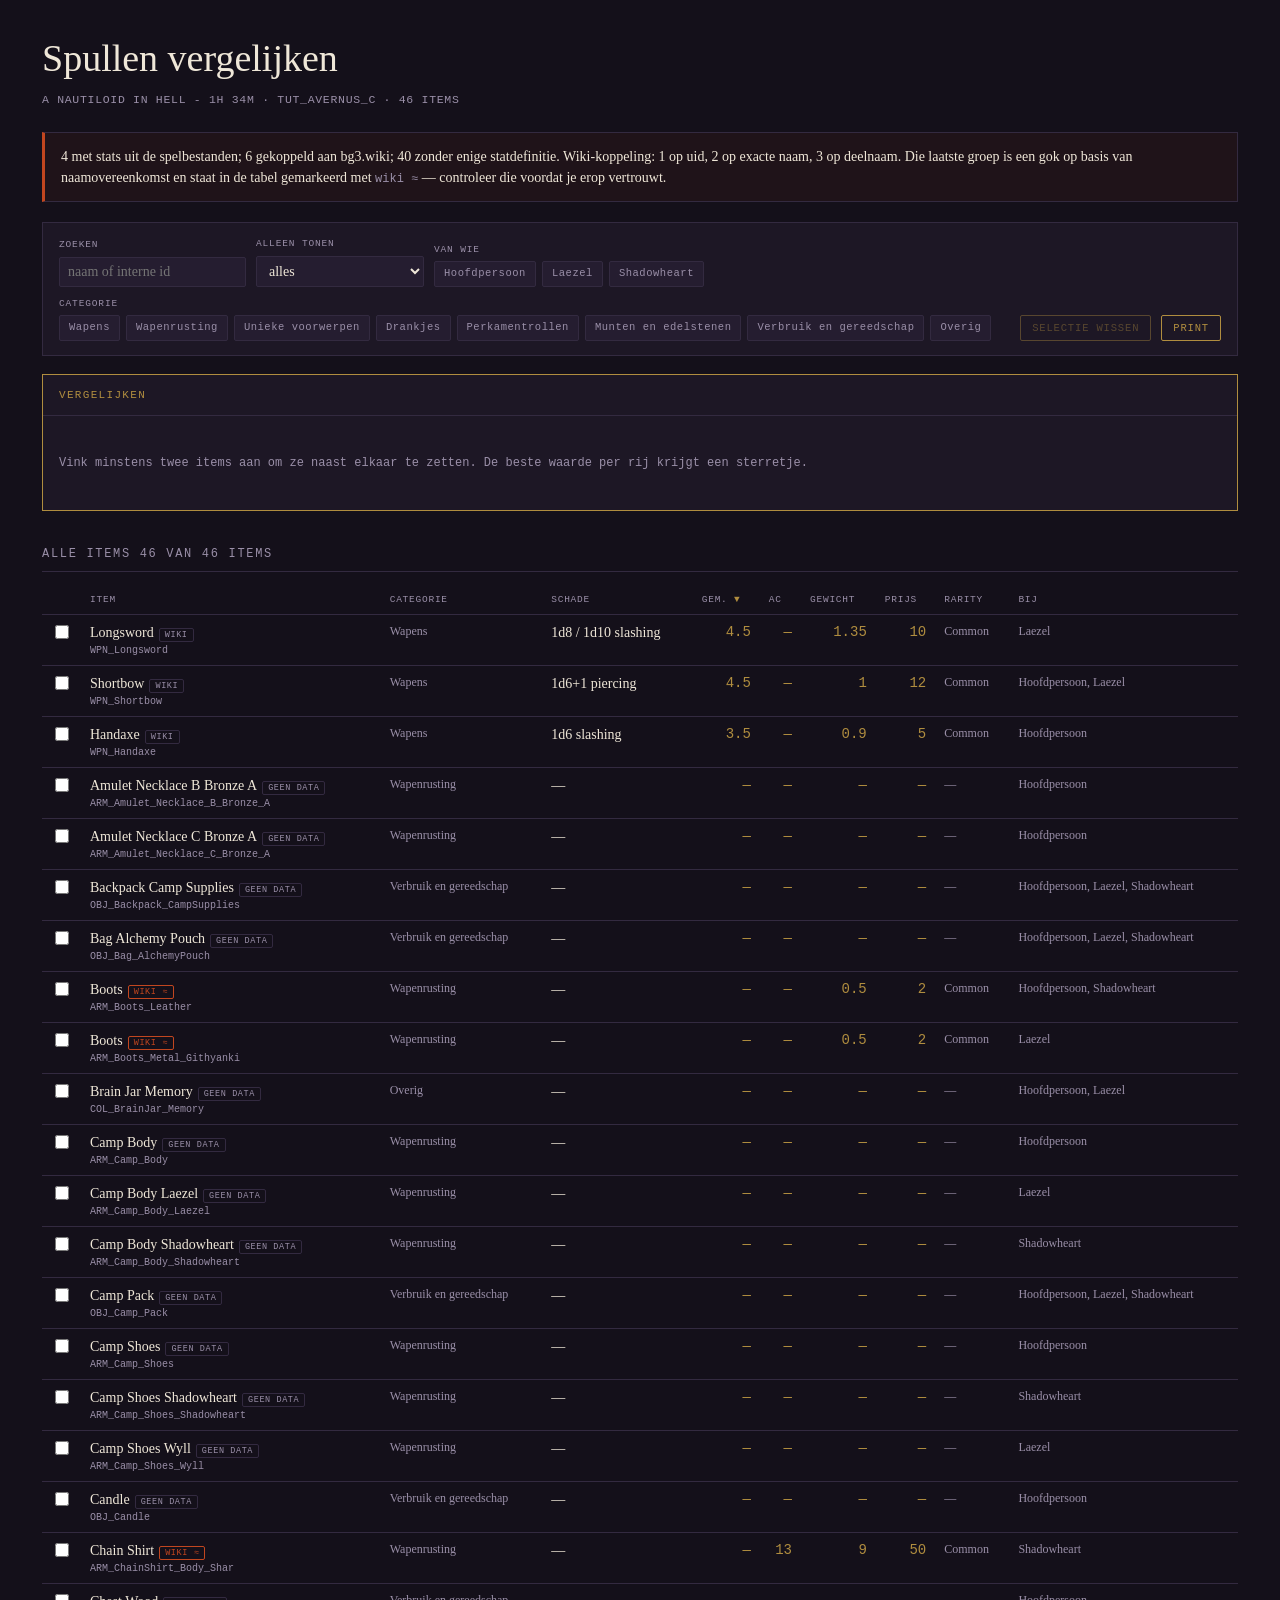
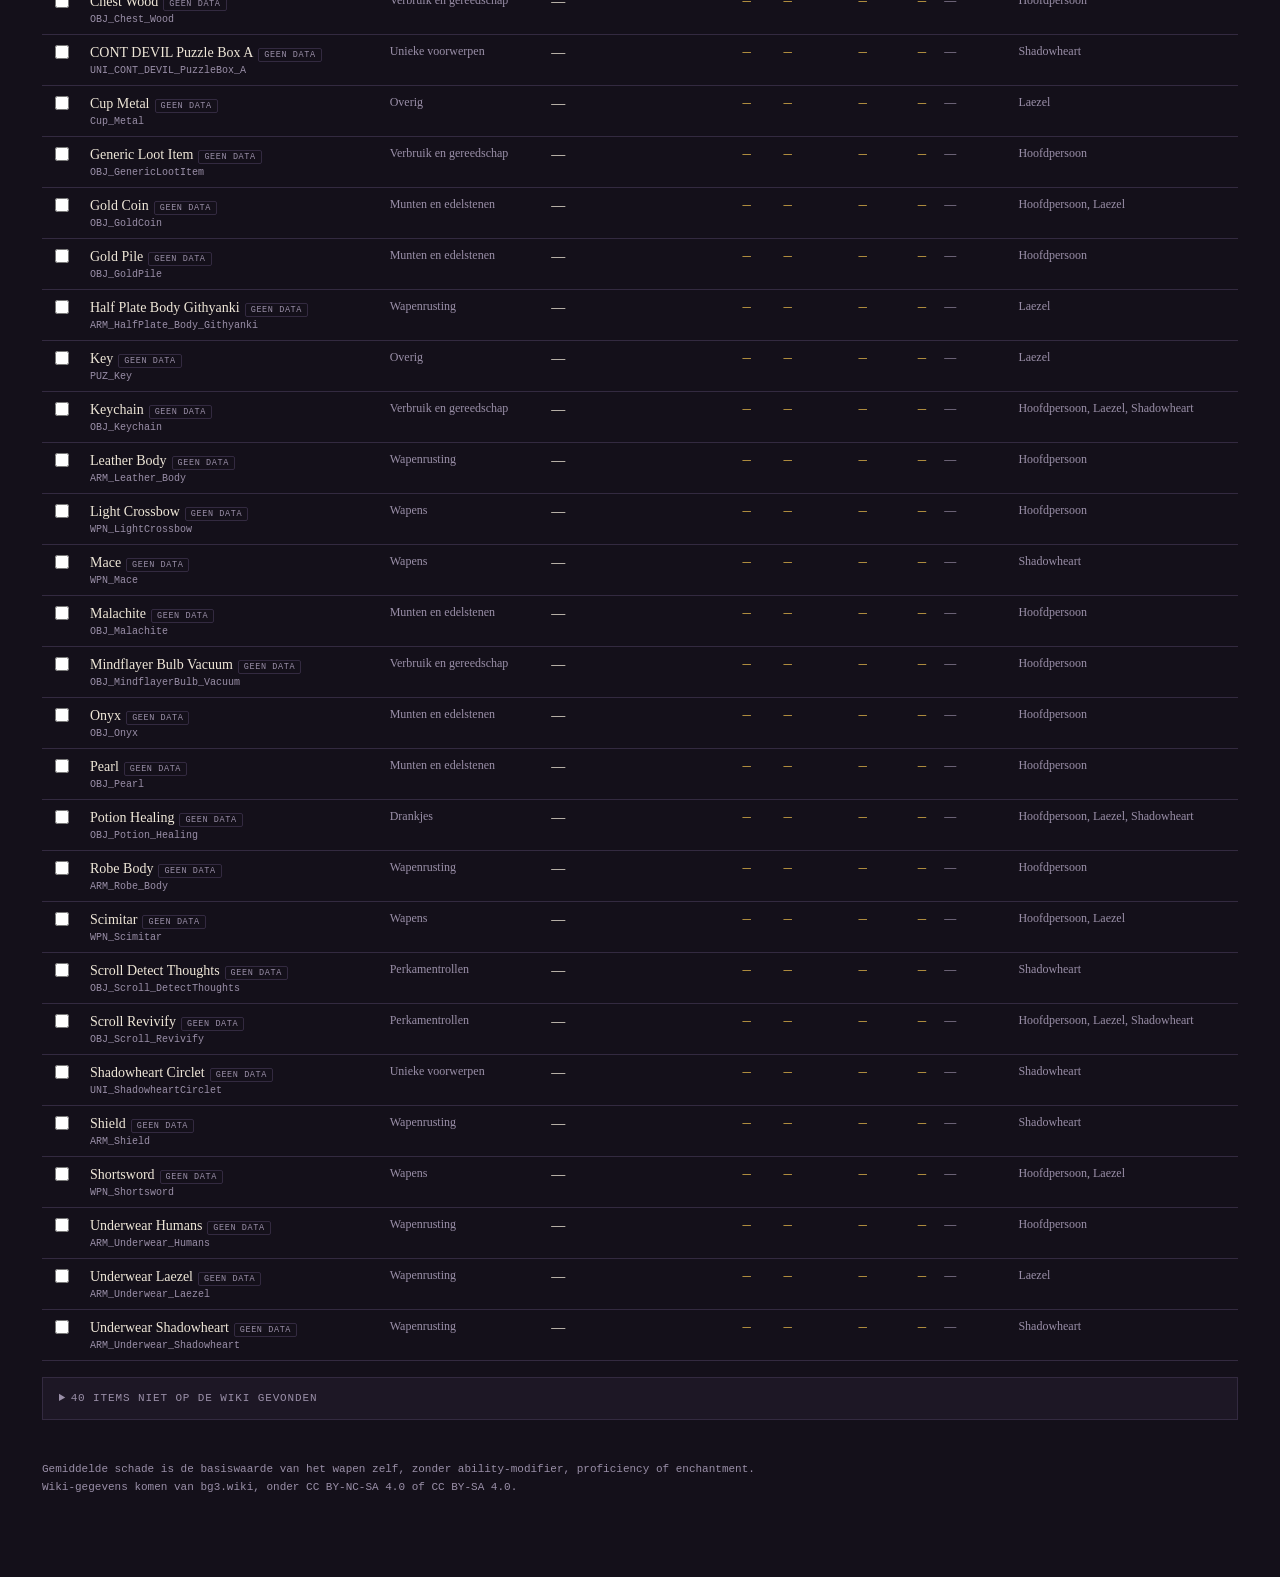
<file: compare.html>
<!doctype html><html lang='nl'><head><meta charset='utf-8'>
<meta name='viewport' content='width=device-width,initial-scale=1'>
<title>Spullen vergelijken — A Nautiloid in Hell - 1h 34m</title>
<style>
:root{
  --ink:#14101a; --ink-2:#1d1725; --line:#332a40; --field:#251d30;
  --vellum:#efe7d8; --muted:#9a8fa8; --ember:#c2461f; --brass:#b08d3f;
  --good:#5f9e6e;
  --display:"Iowan Old Style","Palatino Linotype",Palatino,Georgia,serif;
  --mono:ui-monospace,"SF Mono","Cascadia Code",Consolas,monospace;
}
*{box-sizing:border-box}
body{margin:0;background:var(--ink);color:var(--vellum);
  font-family:var(--display);font-size:15px;line-height:1.5}
.wrap{max-width:1240px;margin:0 auto;padding:30px 22px 80px}
h1{font-size:clamp(25px,4vw,38px);margin:0 0 4px;font-weight:400}
.deck{color:var(--muted);font-family:var(--mono);font-size:11.5px;
  letter-spacing:.06em;text-transform:uppercase;margin:0 0 24px}
h2{font-size:12px;font-family:var(--mono);letter-spacing:.14em;
  text-transform:uppercase;color:var(--muted);font-weight:400;
  margin:34px 0 14px;padding-bottom:8px;border-bottom:1px solid var(--line)}

.controls{display:flex;flex-wrap:wrap;gap:10px;align-items:flex-end;
  background:var(--ink-2);border:1px solid var(--line);padding:14px 16px;
  margin-bottom:18px}
.control{display:flex;flex-direction:column;gap:4px}
.control label{font-family:var(--mono);font-size:9.5px;letter-spacing:.09em;
  text-transform:uppercase;color:var(--muted)}
input[type=search],select{background:var(--field);color:var(--vellum);
  border:1px solid var(--line);border-radius:2px;padding:6px 8px;
  font-family:var(--display);font-size:14px;min-width:150px}
.chips{display:flex;flex-wrap:wrap;gap:6px}
.chip{font-family:var(--mono);font-size:10.5px;letter-spacing:.05em;
  border:1px solid var(--line);background:var(--field);color:var(--muted);
  padding:4px 9px;border-radius:2px;cursor:pointer;user-select:none}
.chip[aria-pressed=true]{border-color:var(--brass);color:var(--brass)}
.grow{flex:1}
button{font-family:var(--mono);font-size:10.5px;letter-spacing:.08em;
  text-transform:uppercase;background:transparent;color:var(--brass);
  border:1px solid var(--brass);border-radius:2px;padding:6px 11px;
  cursor:pointer}
button:hover{background:var(--brass);color:var(--ink)}
button:disabled{opacity:.4;cursor:default}
button:disabled:hover{background:transparent;color:var(--brass)}

table{width:100%;border-collapse:collapse;font-size:14px}
th,td{padding:7px 9px;border-bottom:1px solid var(--line);text-align:left;
  vertical-align:top}
th{font-family:var(--mono);font-size:9.5px;letter-spacing:.08em;
  text-transform:uppercase;color:var(--muted);font-weight:400;
  cursor:pointer;white-space:nowrap;position:sticky;top:0;
  background:var(--ink);z-index:2}
th[aria-sort=ascending]::after{content:" ▲";color:var(--brass)}
th[aria-sort=descending]::after{content:" ▼";color:var(--brass)}
tbody tr:hover{background:var(--ink-2)}
td.n{text-align:right;font-family:var(--mono);color:var(--brass);
  white-space:nowrap}
td.c{width:28px;text-align:center}
input[type=checkbox]{accent-color:var(--ember);width:14px;height:14px;
  cursor:pointer}
code{font-family:var(--mono);font-size:10px;color:var(--muted);display:block}
.small{font-size:12px;color:var(--muted)}
.badge{font-family:var(--mono);font-size:8.5px;letter-spacing:.07em;
  text-transform:uppercase;border:1px solid var(--line);color:var(--muted);
  padding:1px 5px;border-radius:2px;margin-left:5px;white-space:nowrap}
.badge.approx{border-color:var(--ember);color:var(--ember)}
.rarity-uncommon{color:#4fa3c7}.rarity-rare{color:#4f7fd1}
.rarity-veryrare{color:#a86fd6}.rarity-legendary{color:#d69a3a}

.panel{border:1px solid var(--brass);background:var(--ink-2);padding:0;
  margin-bottom:22px;overflow-x:auto}
.panel header{display:flex;align-items:center;gap:12px;padding:12px 16px;
  border-bottom:1px solid var(--line)}
.panel h3{margin:0;font-family:var(--mono);font-size:11px;letter-spacing:.12em;
  text-transform:uppercase;color:var(--brass);font-weight:400}
.panel table{font-size:13.5px}
.panel th{position:static;background:var(--ink-2)}
.panel td.best{color:var(--good)}
.panel td.best::after{content:" ★";font-size:10px}
.empty{padding:26px 16px;color:var(--muted);font-family:var(--mono);
  font-size:12px}
.note{border:1px solid var(--line);border-left:3px solid var(--ember);
  background:rgba(194,70,31,.06);padding:13px 16px;margin-bottom:20px;
  font-size:14px}
.note code{display:inline;font-size:12px}
details{border:1px solid var(--line);background:var(--ink-2);padding:12px 16px;
  margin-top:16px}
summary{cursor:pointer;font-family:var(--mono);font-size:11px;
  letter-spacing:.08em;text-transform:uppercase;color:var(--muted)}
footer{margin-top:40px;color:var(--muted);font-family:var(--mono);
  font-size:11px;line-height:1.7}

@media print{
  body{background:#fff;color:#191423}
  .controls,button,td.c,th.c{display:none}
  table,.panel,.note,details{background:#fff;border-color:#c9c1d2}
  th{background:#fff;color:#191423}
  td.n,.panel td.best{color:#191423}
}
</style></head><body><div class='wrap'>
<h1>Spullen vergelijken</h1>
<p class='deck'>A Nautiloid in Hell - 1h 34m · TUT_Avernus_C · 46 items</p>
<div class='note'>4 met stats uit de spelbestanden; 6 gekoppeld aan bg3.wiki; 40 zonder enige statdefinitie.
 Wiki-koppeling: 1 op uid, 2 op exacte naam, 3 op deelnaam. Die laatste groep is een gok op basis van naamovereenkomst en staat in de tabel gemarkeerd met <code>wiki ≈</code> — controleer die voordat je erop vertrouwt.
</div>
<div class='controls'>
<div class='control'><label for='q'>Zoeken</label><input type='search' id='q' placeholder='naam of interne id'></div>
<div class='control'><label for='only'>Alleen tonen</label><select id='only'><option value='all'>alles</option><option value='weapons'>items met schade</option><option value='armour'>items met armour class</option><option value='stats'>items met statgegevens</option></select></div>
<div class='control'><label>Van wie</label><div class='chips'>
<span class='chip' role='button' tabindex='0' aria-pressed='false' data-owner data-value='Hoofdpersoon'>Hoofdpersoon</span>
<span class='chip' role='button' tabindex='0' aria-pressed='false' data-owner data-value='Laezel'>Laezel</span>
<span class='chip' role='button' tabindex='0' aria-pressed='false' data-owner data-value='Shadowheart'>Shadowheart</span>
</div></div>
<div class='control'><label>Categorie</label><div class='chips'>
<span class='chip' role='button' tabindex='0' aria-pressed='false' data-group data-value='Wapens'>Wapens</span>
<span class='chip' role='button' tabindex='0' aria-pressed='false' data-group data-value='Wapenrusting'>Wapenrusting</span>
<span class='chip' role='button' tabindex='0' aria-pressed='false' data-group data-value='Unieke voorwerpen'>Unieke voorwerpen</span>
<span class='chip' role='button' tabindex='0' aria-pressed='false' data-group data-value='Drankjes'>Drankjes</span>
<span class='chip' role='button' tabindex='0' aria-pressed='false' data-group data-value='Perkamentrollen'>Perkamentrollen</span>
<span class='chip' role='button' tabindex='0' aria-pressed='false' data-group data-value='Munten en edelstenen'>Munten en edelstenen</span>
<span class='chip' role='button' tabindex='0' aria-pressed='false' data-group data-value='Verbruik en gereedschap'>Verbruik en gereedschap</span>
<span class='chip' role='button' tabindex='0' aria-pressed='false' data-group data-value='Overig'>Overig</span>
</div></div>
<div class='grow'></div>
<button id='clear' disabled>Selectie wissen</button>
<button id='print'>Print</button>
</div>
<div class='panel' id='compare'></div>
<h2>Alle items <span id='count' class='small'></span></h2>
<table><thead><tr id='head'></tr></thead><tbody id='body'></tbody></table>
<details><summary>40 items niet op de wiki gevonden</summary><p class='small' style='margin:10px 0 0;word-break:break-word'>ARM_Amulet_Necklace_B_Bronze_A, ARM_Amulet_Necklace_C_Bronze_A, ARM_Camp_Body, ARM_Camp_Body_Laezel, ARM_Camp_Body_Shadowheart, ARM_Camp_Shoes, ARM_Camp_Shoes_Shadowheart, ARM_Camp_Shoes_Wyll, ARM_HalfPlate_Body_Githyanki, ARM_Leather_Body, ARM_Robe_Body, ARM_Shield, ARM_Underwear_Humans, ARM_Underwear_Laezel, ARM_Underwear_Shadowheart, COL_BrainJar_Memory, Cup_Metal, OBJ_Backpack_CampSupplies, OBJ_Bag_AlchemyPouch, OBJ_Camp_Pack, OBJ_Candle, OBJ_Chest_Wood, OBJ_GenericLootItem, OBJ_GoldCoin, OBJ_GoldPile, OBJ_Keychain, OBJ_Malachite, OBJ_MindflayerBulb_Vacuum, OBJ_Onyx, OBJ_Pearl, OBJ_Potion_Healing, OBJ_Scroll_DetectThoughts, OBJ_Scroll_Revivify, PUZ_Key, UNI_CONT_DEVIL_PuzzleBox_A, UNI_ShadowheartCirclet, WPN_LightCrossbow, WPN_Mace, WPN_Scimitar, WPN_Shortsword</p></details>
<footer>Gemiddelde schade is de basiswaarde van het wapen zelf, zonder ability-modifier, proficiency of enchantment.<br>Wiki-gegevens komen van bg3.wiki, onder CC BY-NC-SA 4.0 of CC BY-SA 4.0.</footer>
<script>window.__ITEMS__ = [{"id": "ARM_Amulet_Necklace_B_Bronze_A", "name": "Amulet Necklace B Bronze A", "group": "Wapenrusting", "owners": ["Hoofdpersoon"], "damage": null, "damage_type": null, "versatile": null, "avg": null, "min": null, "max": null, "ac": null, "armour_type": null, "slot": null, "weight": null, "price": null, "rarity": null, "category": null, "handedness": null, "properties": null, "special": null, "where": null, "proficiency": null, "sources": [], "match": null}, {"id": "ARM_Amulet_Necklace_C_Bronze_A", "name": "Amulet Necklace C Bronze A", "group": "Wapenrusting", "owners": ["Hoofdpersoon"], "damage": null, "damage_type": null, "versatile": null, "avg": null, "min": null, "max": null, "ac": null, "armour_type": null, "slot": null, "weight": null, "price": null, "rarity": null, "category": null, "handedness": null, "properties": null, "special": null, "where": null, "proficiency": null, "sources": [], "match": null}, {"id": "ARM_Boots_Leather", "name": "Boots", "group": "Wapenrusting", "owners": ["Hoofdpersoon", "Shadowheart"], "damage": null, "damage_type": null, "versatile": null, "avg": null, "min": null, "max": null, "ac": null, "armour_type": null, "slot": null, "weight": 0.5, "price": 2.0, "rarity": "Common", "category": null, "handedness": null, "properties": null, "special": null, "where": null, "proficiency": null, "sources": ["bg3.wiki"], "match": "deelnaam"}, {"id": "ARM_Boots_Metal_Githyanki", "name": "Boots", "group": "Wapenrusting", "owners": ["Laezel"], "damage": null, "damage_type": null, "versatile": null, "avg": null, "min": null, "max": null, "ac": null, "armour_type": null, "slot": null, "weight": 0.5, "price": 2.0, "rarity": "Common", "category": null, "handedness": null, "properties": null, "special": null, "where": null, "proficiency": null, "sources": ["bg3.wiki"], "match": "deelnaam"}, {"id": "ARM_Camp_Body", "name": "Camp Body", "group": "Wapenrusting", "owners": ["Hoofdpersoon"], "damage": null, "damage_type": null, "versatile": null, "avg": null, "min": null, "max": null, "ac": null, "armour_type": null, "slot": null, "weight": null, "price": null, "rarity": null, "category": null, "handedness": null, "properties": null, "special": null, "where": null, "proficiency": null, "sources": [], "match": null}, {"id": "ARM_Camp_Body_Laezel", "name": "Camp Body Laezel", "group": "Wapenrusting", "owners": ["Laezel"], "damage": null, "damage_type": null, "versatile": null, "avg": null, "min": null, "max": null, "ac": null, "armour_type": null, "slot": null, "weight": null, "price": null, "rarity": null, "category": null, "handedness": null, "properties": null, "special": null, "where": null, "proficiency": null, "sources": [], "match": null}, {"id": "ARM_Camp_Body_Shadowheart", "name": "Camp Body Shadowheart", "group": "Wapenrusting", "owners": ["Shadowheart"], "damage": null, "damage_type": null, "versatile": null, "avg": null, "min": null, "max": null, "ac": null, "armour_type": null, "slot": null, "weight": null, "price": null, "rarity": null, "category": null, "handedness": null, "properties": null, "special": null, "where": null, "proficiency": null, "sources": [], "match": null}, {"id": "ARM_Camp_Shoes", "name": "Camp Shoes", "group": "Wapenrusting", "owners": ["Hoofdpersoon"], "damage": null, "damage_type": null, "versatile": null, "avg": null, "min": null, "max": null, "ac": null, "armour_type": null, "slot": null, "weight": null, "price": null, "rarity": null, "category": null, "handedness": null, "properties": null, "special": null, "where": null, "proficiency": null, "sources": [], "match": null}, {"id": "ARM_Camp_Shoes_Shadowheart", "name": "Camp Shoes Shadowheart", "group": "Wapenrusting", "owners": ["Shadowheart"], "damage": null, "damage_type": null, "versatile": null, "avg": null, "min": null, "max": null, "ac": null, "armour_type": null, "slot": null, "weight": null, "price": null, "rarity": null, "category": null, "handedness": null, "properties": null, "special": null, "where": null, "proficiency": null, "sources": [], "match": null}, {"id": "ARM_Camp_Shoes_Wyll", "name": "Camp Shoes Wyll", "group": "Wapenrusting", "owners": ["Laezel"], "damage": null, "damage_type": null, "versatile": null, "avg": null, "min": null, "max": null, "ac": null, "armour_type": null, "slot": null, "weight": null, "price": null, "rarity": null, "category": null, "handedness": null, "properties": null, "special": null, "where": null, "proficiency": null, "sources": [], "match": null}, {"id": "ARM_ChainShirt_Body_Shar", "name": "Chain Shirt", "group": "Wapenrusting", "owners": ["Shadowheart"], "damage": null, "damage_type": null, "versatile": null, "avg": null, "min": null, "max": null, "ac": 13.0, "armour_type": "ChainShirt", "slot": "Breast", "weight": 9.0, "price": 50.0, "rarity": "Common", "category": null, "handedness": null, "properties": null, "special": null, "where": null, "proficiency": null, "sources": ["spelbestanden", "bg3.wiki"], "match": "deelnaam"}, {"id": "ARM_HalfPlate_Body_Githyanki", "name": "Half Plate Body Githyanki", "group": "Wapenrusting", "owners": ["Laezel"], "damage": null, "damage_type": null, "versatile": null, "avg": null, "min": null, "max": null, "ac": null, "armour_type": null, "slot": null, "weight": null, "price": null, "rarity": null, "category": null, "handedness": null, "properties": null, "special": null, "where": null, "proficiency": null, "sources": [], "match": null}, {"id": "ARM_Leather_Body", "name": "Leather Body", "group": "Wapenrusting", "owners": ["Hoofdpersoon"], "damage": null, "damage_type": null, "versatile": null, "avg": null, "min": null, "max": null, "ac": null, "armour_type": null, "slot": null, "weight": null, "price": null, "rarity": null, "category": null, "handedness": null, "properties": null, "special": null, "where": null, "proficiency": null, "sources": [], "match": null}, {"id": "ARM_Robe_Body", "name": "Robe Body", "group": "Wapenrusting", "owners": ["Hoofdpersoon"], "damage": null, "damage_type": null, "versatile": null, "avg": null, "min": null, "max": null, "ac": null, "armour_type": null, "slot": null, "weight": null, "price": null, "rarity": null, "category": null, "handedness": null, "properties": null, "special": null, "where": null, "proficiency": null, "sources": [], "match": null}, {"id": "ARM_Shield", "name": "Shield", "group": "Wapenrusting", "owners": ["Shadowheart"], "damage": null, "damage_type": null, "versatile": null, "avg": null, "min": null, "max": null, "ac": null, "armour_type": null, "slot": null, "weight": null, "price": null, "rarity": null, "category": null, "handedness": null, "properties": null, "special": null, "where": null, "proficiency": null, "sources": [], "match": null}, {"id": "ARM_Underwear_Humans", "name": "Underwear Humans", "group": "Wapenrusting", "owners": ["Hoofdpersoon"], "damage": null, "damage_type": null, "versatile": null, "avg": null, "min": null, "max": null, "ac": null, "armour_type": null, "slot": null, "weight": null, "price": null, "rarity": null, "category": null, "handedness": null, "properties": null, "special": null, "where": null, "proficiency": null, "sources": [], "match": null}, {"id": "ARM_Underwear_Laezel", "name": "Underwear Laezel", "group": "Wapenrusting", "owners": ["Laezel"], "damage": null, "damage_type": null, "versatile": null, "avg": null, "min": null, "max": null, "ac": null, "armour_type": null, "slot": null, "weight": null, "price": null, "rarity": null, "category": null, "handedness": null, "properties": null, "special": null, "where": null, "proficiency": null, "sources": [], "match": null}, {"id": "ARM_Underwear_Shadowheart", "name": "Underwear Shadowheart", "group": "Wapenrusting", "owners": ["Shadowheart"], "damage": null, "damage_type": null, "versatile": null, "avg": null, "min": null, "max": null, "ac": null, "armour_type": null, "slot": null, "weight": null, "price": null, "rarity": null, "category": null, "handedness": null, "properties": null, "special": null, "where": null, "proficiency": null, "sources": [], "match": null}, {"id": "COL_BrainJar_Memory", "name": "Brain Jar Memory", "group": "Overig", "owners": ["Hoofdpersoon", "Laezel"], "damage": null, "damage_type": null, "versatile": null, "avg": null, "min": null, "max": null, "ac": null, "armour_type": null, "slot": null, "weight": null, "price": null, "rarity": null, "category": null, "handedness": null, "properties": null, "special": null, "where": null, "proficiency": null, "sources": [], "match": null}, {"id": "Cup_Metal", "name": "Cup Metal", "group": "Overig", "owners": ["Laezel"], "damage": null, "damage_type": null, "versatile": null, "avg": null, "min": null, "max": null, "ac": null, "armour_type": null, "slot": null, "weight": null, "price": null, "rarity": null, "category": null, "handedness": null, "properties": null, "special": null, "where": null, "proficiency": null, "sources": [], "match": null}, {"id": "OBJ_Backpack_CampSupplies", "name": "Backpack Camp Supplies", "group": "Verbruik en gereedschap", "owners": ["Hoofdpersoon", "Laezel", "Shadowheart"], "damage": null, "damage_type": null, "versatile": null, "avg": null, "min": null, "max": null, "ac": null, "armour_type": null, "slot": null, "weight": null, "price": null, "rarity": null, "category": null, "handedness": null, "properties": null, "special": null, "where": null, "proficiency": null, "sources": [], "match": null}, {"id": "OBJ_Bag_AlchemyPouch", "name": "Bag Alchemy Pouch", "group": "Verbruik en gereedschap", "owners": ["Hoofdpersoon", "Laezel", "Shadowheart"], "damage": null, "damage_type": null, "versatile": null, "avg": null, "min": null, "max": null, "ac": null, "armour_type": null, "slot": null, "weight": null, "price": null, "rarity": null, "category": null, "handedness": null, "properties": null, "special": null, "where": null, "proficiency": null, "sources": [], "match": null}, {"id": "OBJ_Camp_Pack", "name": "Camp Pack", "group": "Verbruik en gereedschap", "owners": ["Hoofdpersoon", "Laezel", "Shadowheart"], "damage": null, "damage_type": null, "versatile": null, "avg": null, "min": null, "max": null, "ac": null, "armour_type": null, "slot": null, "weight": null, "price": null, "rarity": null, "category": null, "handedness": null, "properties": null, "special": null, "where": null, "proficiency": null, "sources": [], "match": null}, {"id": "OBJ_Candle", "name": "Candle", "group": "Verbruik en gereedschap", "owners": ["Hoofdpersoon"], "damage": null, "damage_type": null, "versatile": null, "avg": null, "min": null, "max": null, "ac": null, "armour_type": null, "slot": null, "weight": null, "price": null, "rarity": null, "category": null, "handedness": null, "properties": null, "special": null, "where": null, "proficiency": null, "sources": [], "match": null}, {"id": "OBJ_Chest_Wood", "name": "Chest Wood", "group": "Verbruik en gereedschap", "owners": ["Hoofdpersoon"], "damage": null, "damage_type": null, "versatile": null, "avg": null, "min": null, "max": null, "ac": null, "armour_type": null, "slot": null, "weight": null, "price": null, "rarity": null, "category": null, "handedness": null, "properties": null, "special": null, "where": null, "proficiency": null, "sources": [], "match": null}, {"id": "OBJ_GenericLootItem", "name": "Generic Loot Item", "group": "Verbruik en gereedschap", "owners": ["Hoofdpersoon"], "damage": null, "damage_type": null, "versatile": null, "avg": null, "min": null, "max": null, "ac": null, "armour_type": null, "slot": null, "weight": null, "price": null, "rarity": null, "category": null, "handedness": null, "properties": null, "special": null, "where": null, "proficiency": null, "sources": [], "match": null}, {"id": "OBJ_GoldCoin", "name": "Gold Coin", "group": "Munten en edelstenen", "owners": ["Hoofdpersoon", "Laezel"], "damage": null, "damage_type": null, "versatile": null, "avg": null, "min": null, "max": null, "ac": null, "armour_type": null, "slot": null, "weight": null, "price": null, "rarity": null, "category": null, "handedness": null, "properties": null, "special": null, "where": null, "proficiency": null, "sources": [], "match": null}, {"id": "OBJ_GoldPile", "name": "Gold Pile", "group": "Munten en edelstenen", "owners": ["Hoofdpersoon"], "damage": null, "damage_type": null, "versatile": null, "avg": null, "min": null, "max": null, "ac": null, "armour_type": null, "slot": null, "weight": null, "price": null, "rarity": null, "category": null, "handedness": null, "properties": null, "special": null, "where": null, "proficiency": null, "sources": [], "match": null}, {"id": "OBJ_Keychain", "name": "Keychain", "group": "Verbruik en gereedschap", "owners": ["Hoofdpersoon", "Laezel", "Shadowheart"], "damage": null, "damage_type": null, "versatile": null, "avg": null, "min": null, "max": null, "ac": null, "armour_type": null, "slot": null, "weight": null, "price": null, "rarity": null, "category": null, "handedness": null, "properties": null, "special": null, "where": null, "proficiency": null, "sources": [], "match": null}, {"id": "OBJ_Malachite", "name": "Malachite", "group": "Munten en edelstenen", "owners": ["Hoofdpersoon"], "damage": null, "damage_type": null, "versatile": null, "avg": null, "min": null, "max": null, "ac": null, "armour_type": null, "slot": null, "weight": null, "price": null, "rarity": null, "category": null, "handedness": null, "properties": null, "special": null, "where": null, "proficiency": null, "sources": [], "match": null}, {"id": "OBJ_MindflayerBulb_Vacuum", "name": "Mindflayer Bulb Vacuum", "group": "Verbruik en gereedschap", "owners": ["Hoofdpersoon"], "damage": null, "damage_type": null, "versatile": null, "avg": null, "min": null, "max": null, "ac": null, "armour_type": null, "slot": null, "weight": null, "price": null, "rarity": null, "category": null, "handedness": null, "properties": null, "special": null, "where": null, "proficiency": null, "sources": [], "match": null}, {"id": "OBJ_Onyx", "name": "Onyx", "group": "Munten en edelstenen", "owners": ["Hoofdpersoon"], "damage": null, "damage_type": null, "versatile": null, "avg": null, "min": null, "max": null, "ac": null, "armour_type": null, "slot": null, "weight": null, "price": null, "rarity": null, "category": null, "handedness": null, "properties": null, "special": null, "where": null, "proficiency": null, "sources": [], "match": null}, {"id": "OBJ_Pearl", "name": "Pearl", "group": "Munten en edelstenen", "owners": ["Hoofdpersoon"], "damage": null, "damage_type": null, "versatile": null, "avg": null, "min": null, "max": null, "ac": null, "armour_type": null, "slot": null, "weight": null, "price": null, "rarity": null, "category": null, "handedness": null, "properties": null, "special": null, "where": null, "proficiency": null, "sources": [], "match": null}, {"id": "OBJ_Potion_Healing", "name": "Potion Healing", "group": "Drankjes", "owners": ["Hoofdpersoon", "Laezel", "Shadowheart"], "damage": null, "damage_type": null, "versatile": null, "avg": null, "min": null, "max": null, "ac": null, "armour_type": null, "slot": null, "weight": null, "price": null, "rarity": null, "category": null, "handedness": null, "properties": null, "special": null, "where": null, "proficiency": null, "sources": [], "match": null}, {"id": "OBJ_Scroll_DetectThoughts", "name": "Scroll Detect Thoughts", "group": "Perkamentrollen", "owners": ["Shadowheart"], "damage": null, "damage_type": null, "versatile": null, "avg": null, "min": null, "max": null, "ac": null, "armour_type": null, "slot": null, "weight": null, "price": null, "rarity": null, "category": null, "handedness": null, "properties": null, "special": null, "where": null, "proficiency": null, "sources": [], "match": null}, {"id": "OBJ_Scroll_Revivify", "name": "Scroll Revivify", "group": "Perkamentrollen", "owners": ["Hoofdpersoon", "Laezel", "Shadowheart"], "damage": null, "damage_type": null, "versatile": null, "avg": null, "min": null, "max": null, "ac": null, "armour_type": null, "slot": null, "weight": null, "price": null, "rarity": null, "category": null, "handedness": null, "properties": null, "special": null, "where": null, "proficiency": null, "sources": [], "match": null}, {"id": "PUZ_Key", "name": "Key", "group": "Overig", "owners": ["Laezel"], "damage": null, "damage_type": null, "versatile": null, "avg": null, "min": null, "max": null, "ac": null, "armour_type": null, "slot": null, "weight": null, "price": null, "rarity": null, "category": null, "handedness": null, "properties": null, "special": null, "where": null, "proficiency": null, "sources": [], "match": null}, {"id": "UNI_CONT_DEVIL_PuzzleBox_A", "name": "CONT DEVIL Puzzle Box A", "group": "Unieke voorwerpen", "owners": ["Shadowheart"], "damage": null, "damage_type": null, "versatile": null, "avg": null, "min": null, "max": null, "ac": null, "armour_type": null, "slot": null, "weight": null, "price": null, "rarity": null, "category": null, "handedness": null, "properties": null, "special": null, "where": null, "proficiency": null, "sources": [], "match": null}, {"id": "UNI_ShadowheartCirclet", "name": "Shadowheart Circlet", "group": "Unieke voorwerpen", "owners": ["Shadowheart"], "damage": null, "damage_type": null, "versatile": null, "avg": null, "min": null, "max": null, "ac": null, "armour_type": null, "slot": null, "weight": null, "price": null, "rarity": null, "category": null, "handedness": null, "properties": null, "special": null, "where": null, "proficiency": null, "sources": [], "match": null}, {"id": "WPN_Handaxe", "name": "Handaxe", "group": "Wapens", "owners": ["Hoofdpersoon"], "damage": "1d6", "damage_type": "Slashing", "versatile": null, "avg": 3.5, "min": 1, "max": 6, "ac": null, "armour_type": null, "slot": null, "weight": 0.9, "price": 5.0, "rarity": "Common", "category": "handaxe", "handedness": "one-handed", "properties": "Melee;Dippable", "special": null, "where": "Overal te koop", "proficiency": "SimpleWeapons", "sources": ["spelbestanden", "bg3.wiki"], "match": "uid"}, {"id": "WPN_LightCrossbow", "name": "Light Crossbow", "group": "Wapens", "owners": ["Hoofdpersoon"], "damage": null, "damage_type": null, "versatile": null, "avg": null, "min": null, "max": null, "ac": null, "armour_type": null, "slot": null, "weight": null, "price": null, "rarity": null, "category": null, "handedness": null, "properties": null, "special": null, "where": null, "proficiency": null, "sources": [], "match": null}, {"id": "WPN_Longsword", "name": "Longsword", "group": "Wapens", "owners": ["Laezel"], "damage": "1d8", "damage_type": "Slashing", "versatile": "1d10", "avg": 4.5, "min": 1, "max": 8, "ac": null, "armour_type": null, "slot": null, "weight": 1.35, "price": 10.0, "rarity": "Common", "category": "longsword", "handedness": "versatile", "properties": "Versatile;Melee;Dippable", "special": null, "where": null, "proficiency": "Longswords;MartialWeapons", "sources": ["spelbestanden", "bg3.wiki"], "match": "naam"}, {"id": "WPN_Mace", "name": "Mace", "group": "Wapens", "owners": ["Shadowheart"], "damage": null, "damage_type": null, "versatile": null, "avg": null, "min": null, "max": null, "ac": null, "armour_type": null, "slot": null, "weight": null, "price": null, "rarity": null, "category": null, "handedness": null, "properties": null, "special": null, "where": null, "proficiency": null, "sources": [], "match": null}, {"id": "WPN_Scimitar", "name": "Scimitar", "group": "Wapens", "owners": ["Hoofdpersoon", "Laezel"], "damage": null, "damage_type": null, "versatile": null, "avg": null, "min": null, "max": null, "ac": null, "armour_type": null, "slot": null, "weight": null, "price": null, "rarity": null, "category": null, "handedness": null, "properties": null, "special": null, "where": null, "proficiency": null, "sources": [], "match": null}, {"id": "WPN_Shortbow", "name": "Shortbow", "group": "Wapens", "owners": ["Hoofdpersoon", "Laezel"], "damage": "1d6+1", "damage_type": "Piercing", "versatile": null, "avg": 4.5, "min": 2, "max": 7, "ac": null, "armour_type": null, "slot": null, "weight": 1.0, "price": 12.0, "rarity": "Common", "category": "shortbow", "handedness": "two-handed", "properties": "Ranged;TwoHanded", "special": null, "where": null, "proficiency": null, "sources": ["spelbestanden", "bg3.wiki"], "match": "naam"}, {"id": "WPN_Shortsword", "name": "Shortsword", "group": "Wapens", "owners": ["Hoofdpersoon", "Laezel"], "damage": null, "damage_type": null, "versatile": null, "avg": null, "min": null, "max": null, "ac": null, "armour_type": null, "slot": null, "weight": null, "price": null, "rarity": null, "category": null, "handedness": null, "properties": null, "special": null, "where": null, "proficiency": null, "sources": [], "match": null}];</script>
<script>
var ITEMS = window.__ITEMS__;
var state = { q:'', owners:new Set(), groups:new Set(), only:'all',
              sort:'avg', dir:-1, selected:new Set() };

var COLUMNS = [
  {key:'name',   label:'Item',        type:'text'},
  {key:'group',  label:'Categorie',   type:'text'},
  {key:'damage', label:'Schade',      type:'text'},
  {key:'avg',    label:'Gem.',        type:'num'},
  {key:'ac',     label:'AC',          type:'num'},
  {key:'weight', label:'Gewicht',     type:'num'},
  {key:'price',  label:'Prijs',       type:'num'},
  {key:'rarity', label:'Rarity',      type:'text'},
  {key:'owners', label:'Bij',         type:'text'}
];

function rarityClass(r){
  if (!r) return '';
  return 'rarity-' + r.toLowerCase().replace(/[^a-z]/g,'');
}

function visible(){
  var q = state.q.trim().toLowerCase();
  return ITEMS.filter(function(it){
    if (q && (it.name + ' ' + it.id).toLowerCase().indexOf(q) === -1) return false;
    if (state.owners.size && !it.owners.some(function(o){ return state.owners.has(o); }))
      return false;
    if (state.groups.size && !state.groups.has(it.group)) return false;
    if (state.only === 'weapons' && it.avg === null) return false;
    if (state.only === 'armour' && it.ac === null) return false;
    if (state.only === 'stats' && !it.sources.length) return false;
    return true;
  });
}

function compare(a, b){
  var col = COLUMNS.filter(function(c){ return c.key === state.sort; })[0];
  var x = a[state.sort], y = b[state.sort];
  if (col && col.type === 'num'){
    // items zonder waarde horen onderaan, ongeacht de richting
    if (x === null && y === null) return a.name.localeCompare(b.name);
    if (x === null) return 1;
    if (y === null) return -1;
    return (x - y) * state.dir;
  }
  x = Array.isArray(x) ? x.join(', ') : (x || '');
  y = Array.isArray(y) ? y.join(', ') : (y || '');
  return String(x).localeCompare(String(y)) * state.dir;
}

function fmt(value, digits){
  if (value === null || value === undefined) return '—';
  return digits ? value.toFixed(digits) : value;
}

function renderTable(){
  var rows = visible().slice().sort(compare);
  var head = document.getElementById('head');
  head.innerHTML = '<th class="c"></th>' + COLUMNS.map(function(c){
    var sorted = state.sort === c.key
      ? (state.dir === 1 ? 'ascending' : 'descending') : 'none';
    return '<th data-key="' + c.key + '" aria-sort="' + sorted + '">'
      + c.label + '</th>';
  }).join('');

  var body = document.getElementById('body');
  if (!rows.length){
    body.innerHTML = '<tr><td colspan="10" class="empty">'
      + 'Geen items die aan deze filters voldoen.</td></tr>';
  } else {
    body.innerHTML = rows.map(function(it){
      var damage = it.damage || '';
      if (it.versatile) damage += ' / ' + it.versatile;
      if (it.damage_type) damage += ' ' + it.damage_type.toLowerCase();
      var badge = '';
      if (it.match === 'deelnaam')
        badge = '<span class="badge approx" title="Op deelnaam gekoppeld aan de'
          + ' wiki; controleer of dit hetzelfde item is">wiki ≈</span>';
      else if (it.match)
        badge = '<span class="badge" title="Exacte koppeling met de wiki">wiki</span>';
      else if (!it.sources.length)
        badge = '<span class="badge" title="Geen statdefinitie gevonden">geen data</span>';
      return '<tr data-id="' + it.id + '">'
        + '<td class="c"><input type="checkbox" aria-label="Vergelijk '
        + it.name + '"' + (state.selected.has(it.id) ? ' checked' : '') + '></td>'
        + '<td><span class="' + rarityClass(it.rarity) + '">' + it.name
        + '</span>' + badge + '<code>' + it.id + '</code></td>'
        + '<td class="small">' + it.group + '</td>'
        + '<td>' + (damage.trim() || '—') + '</td>'
        + '<td class="n">' + fmt(it.avg, 1) + '</td>'
        + '<td class="n">' + fmt(it.ac) + '</td>'
        + '<td class="n">' + fmt(it.weight) + '</td>'
        + '<td class="n">' + fmt(it.price) + '</td>'
        + '<td class="small">' + (it.rarity || '—') + '</td>'
        + '<td class="small">' + it.owners.join(', ') + '</td>'
        + '</tr>';
    }).join('');
  }
  document.getElementById('count').textContent =
    rows.length + ' van ' + ITEMS.length + ' items';
}

var COMPARE_ROWS = [
  {label:'Categorie',    key:'group',       type:'text'},
  {label:'Schade',       key:'damage',      type:'text'},
  {label:'Schadetype',   key:'damage_type', type:'text'},
  {label:'Tweehandig',   key:'versatile',   type:'text'},
  {label:'Bereik',       key:'_range',      type:'text'},
  {label:'Gemiddeld',    key:'avg',         type:'num', better:'high'},
  {label:'Armour class', key:'ac',          type:'num', better:'high'},
  {label:'Gewicht',      key:'weight',      type:'num', better:'low'},
  {label:'Prijs',        key:'price',       type:'num', better:'low'},
  {label:'Rarity',       key:'rarity',      type:'text'},
  {label:'Eigenschappen',key:'properties',  type:'text'},
  {label:'Proficiency',  key:'proficiency', type:'text'},
  {label:'Speciaal',     key:'special',     type:'text'},
  {label:'Te vinden',    key:'where',       type:'text'},
  {label:'Bij',          key:'owners',      type:'text'},
  {label:'Bron',         key:'sources',     type:'text'}
];

function renderCompare(){
  var chosen = ITEMS.filter(function(it){ return state.selected.has(it.id); });
  var panel = document.getElementById('compare');
  document.getElementById('clear').disabled = !chosen.length;
  if (chosen.length < 2){
    panel.innerHTML = '<header><h3>Vergelijken</h3></header><p class="empty">'
      + 'Vink minstens twee items aan om ze naast elkaar te zetten. '
      + 'De beste waarde per rij krijgt een sterretje.</p>';
    return;
  }
  var html = '<header><h3>Vergelijken — ' + chosen.length
    + ' items</h3></header><table><tr><th></th>'
    + chosen.map(function(it){
        return '<th><span class="' + rarityClass(it.rarity) + '">'
          + it.name + '</span></th>';
      }).join('') + '</tr>';

  COMPARE_ROWS.forEach(function(row){
    var values = chosen.map(function(it){
      if (row.key === '_range')
        return (it.min === null) ? null : it.min + '–' + it.max;
      var v = it[row.key];
      return Array.isArray(v) ? (v.length ? v.join(', ') : null) : v;
    });
    if (values.every(function(v){ return v === null || v === undefined || v === ''; }))
      return;                                   // rij helemaal leeg: overslaan
    var best = null;
    if (row.type === 'num' && row.better){
      var numbers = values.filter(function(v){ return typeof v === 'number'; });
      if (numbers.length > 1)
        best = row.better === 'high' ? Math.max.apply(null, numbers)
                                     : Math.min.apply(null, numbers);
    }
    html += '<tr><th>' + row.label + '</th>' + values.map(function(v){
      var isBest = (best !== null && v === best);
      var cls = (row.type === 'num' ? 'n' : 'small') + (isBest ? ' best' : '');
      var text = (v === null || v === undefined || v === '') ? '—' : v;
      return '<td class="' + cls + '">' + text + '</td>';
    }).join('') + '</tr>';
  });
  panel.innerHTML = html + '</table>';
}

function render(){ renderTable(); renderCompare(); }

function toggleChip(chip, set){
  var value = chip.dataset.value;
  if (set.has(value)) set.delete(value); else set.add(value);
  chip.setAttribute('aria-pressed', set.has(value) ? 'true' : 'false');
  render();
}

function bindChip(chip, set){
  function activate(){ toggleChip(chip, set); }
  chip.addEventListener('click', activate);
  chip.addEventListener('keydown', function(e){
    if (e.key === 'Enter' || e.key === ' ' || e.key === 'Spacebar'){
      e.preventDefault();
      activate();
    }
  });
}

document.addEventListener('DOMContentLoaded', function(){
  document.getElementById('q').addEventListener('input', function(e){
    state.q = e.target.value; render();
  });
  document.getElementById('only').addEventListener('change', function(e){
    state.only = e.target.value; render();
  });
  document.querySelectorAll('[data-owner]').forEach(function(chip){
    bindChip(chip, state.owners);
  });
  document.querySelectorAll('[data-group]').forEach(function(chip){
    bindChip(chip, state.groups);
  });
  document.getElementById('head').addEventListener('click', function(e){
    var th = e.target.closest('th[data-key]');
    if (!th) return;
    var key = th.dataset.key;
    if (state.sort === key) state.dir = -state.dir;
    else { state.sort = key;
           state.dir = (key === 'name' || key === 'group') ? 1 : -1; }
    render();
  });
  document.getElementById('body').addEventListener('change', function(e){
    var row = e.target.closest('tr[data-id]');
    if (!row) return;
    if (e.target.checked) state.selected.add(row.dataset.id);
    else state.selected.delete(row.dataset.id);
    renderCompare();
  });
  document.getElementById('clear').addEventListener('click', function(){
    state.selected.clear(); render();
  });
  document.getElementById('print').addEventListener('click', function(){
    window.print();
  });
  render();
});
</script></div></body></html>
</file>
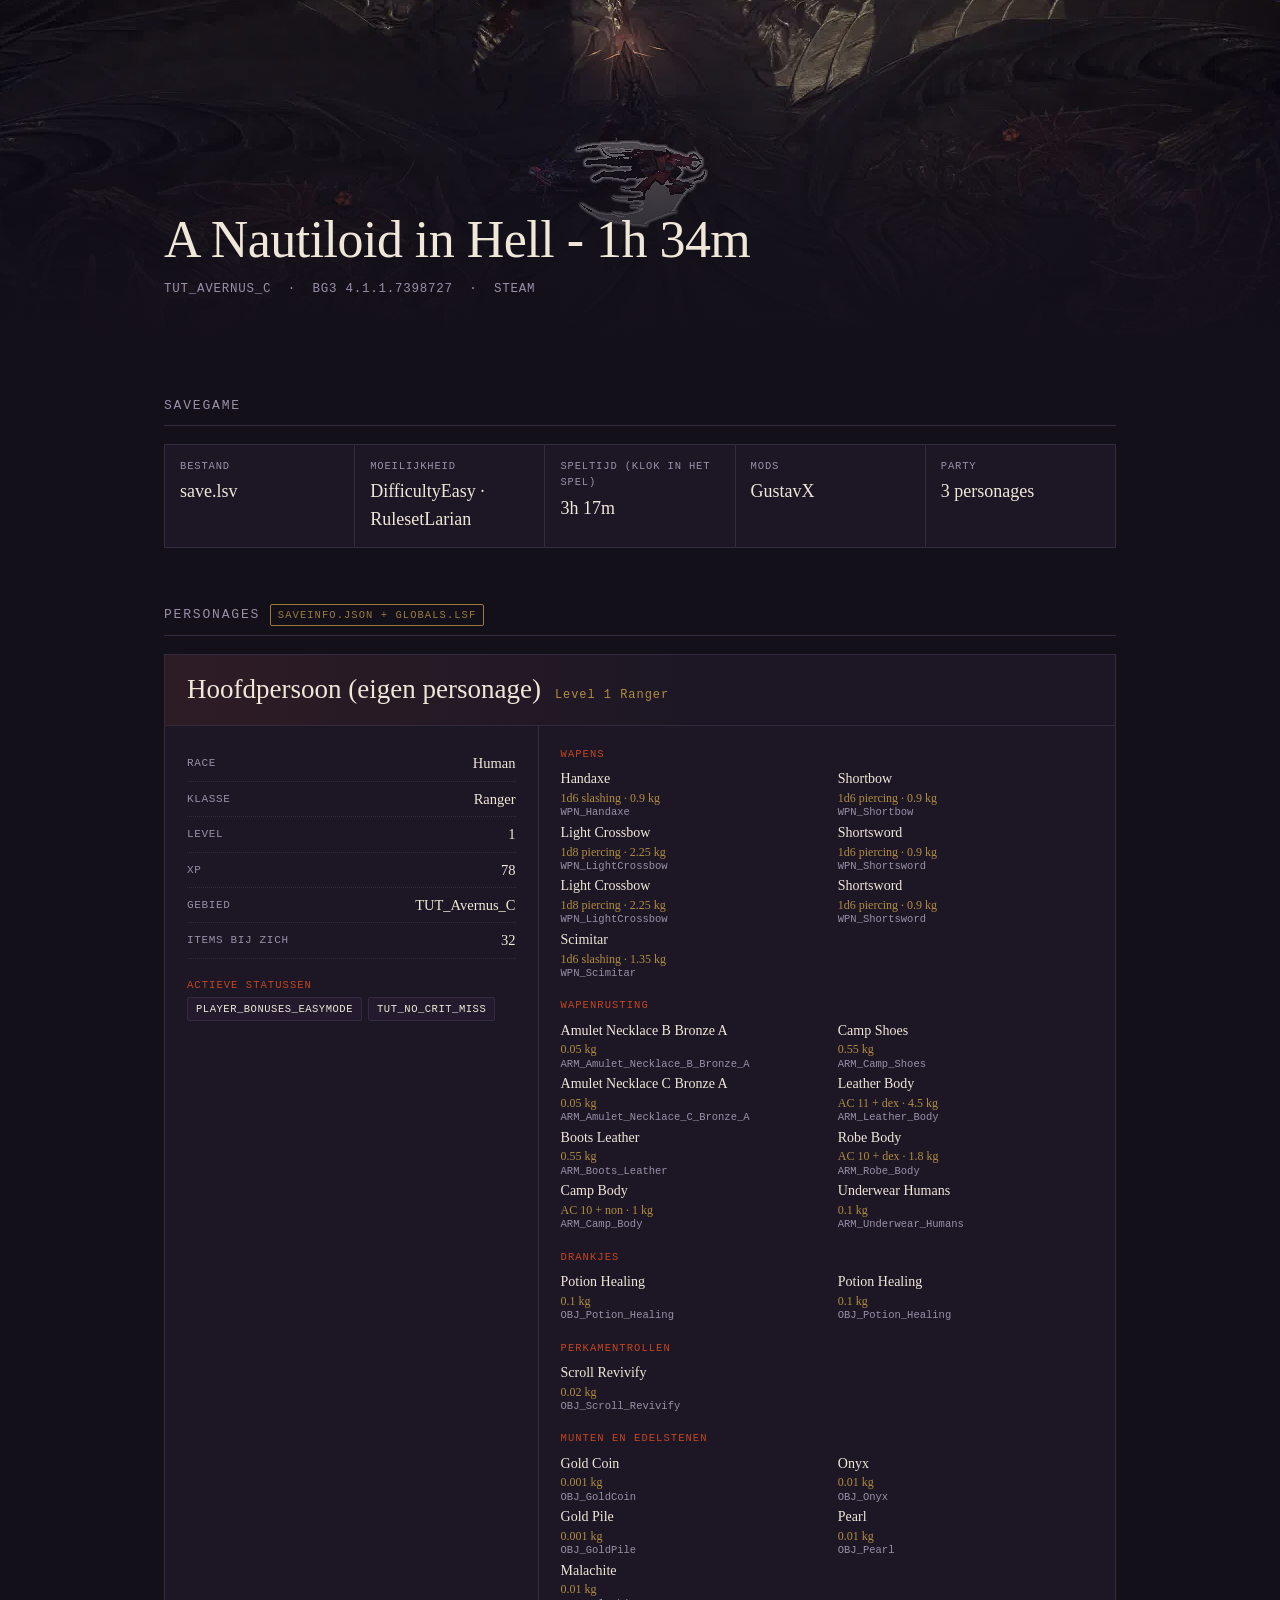
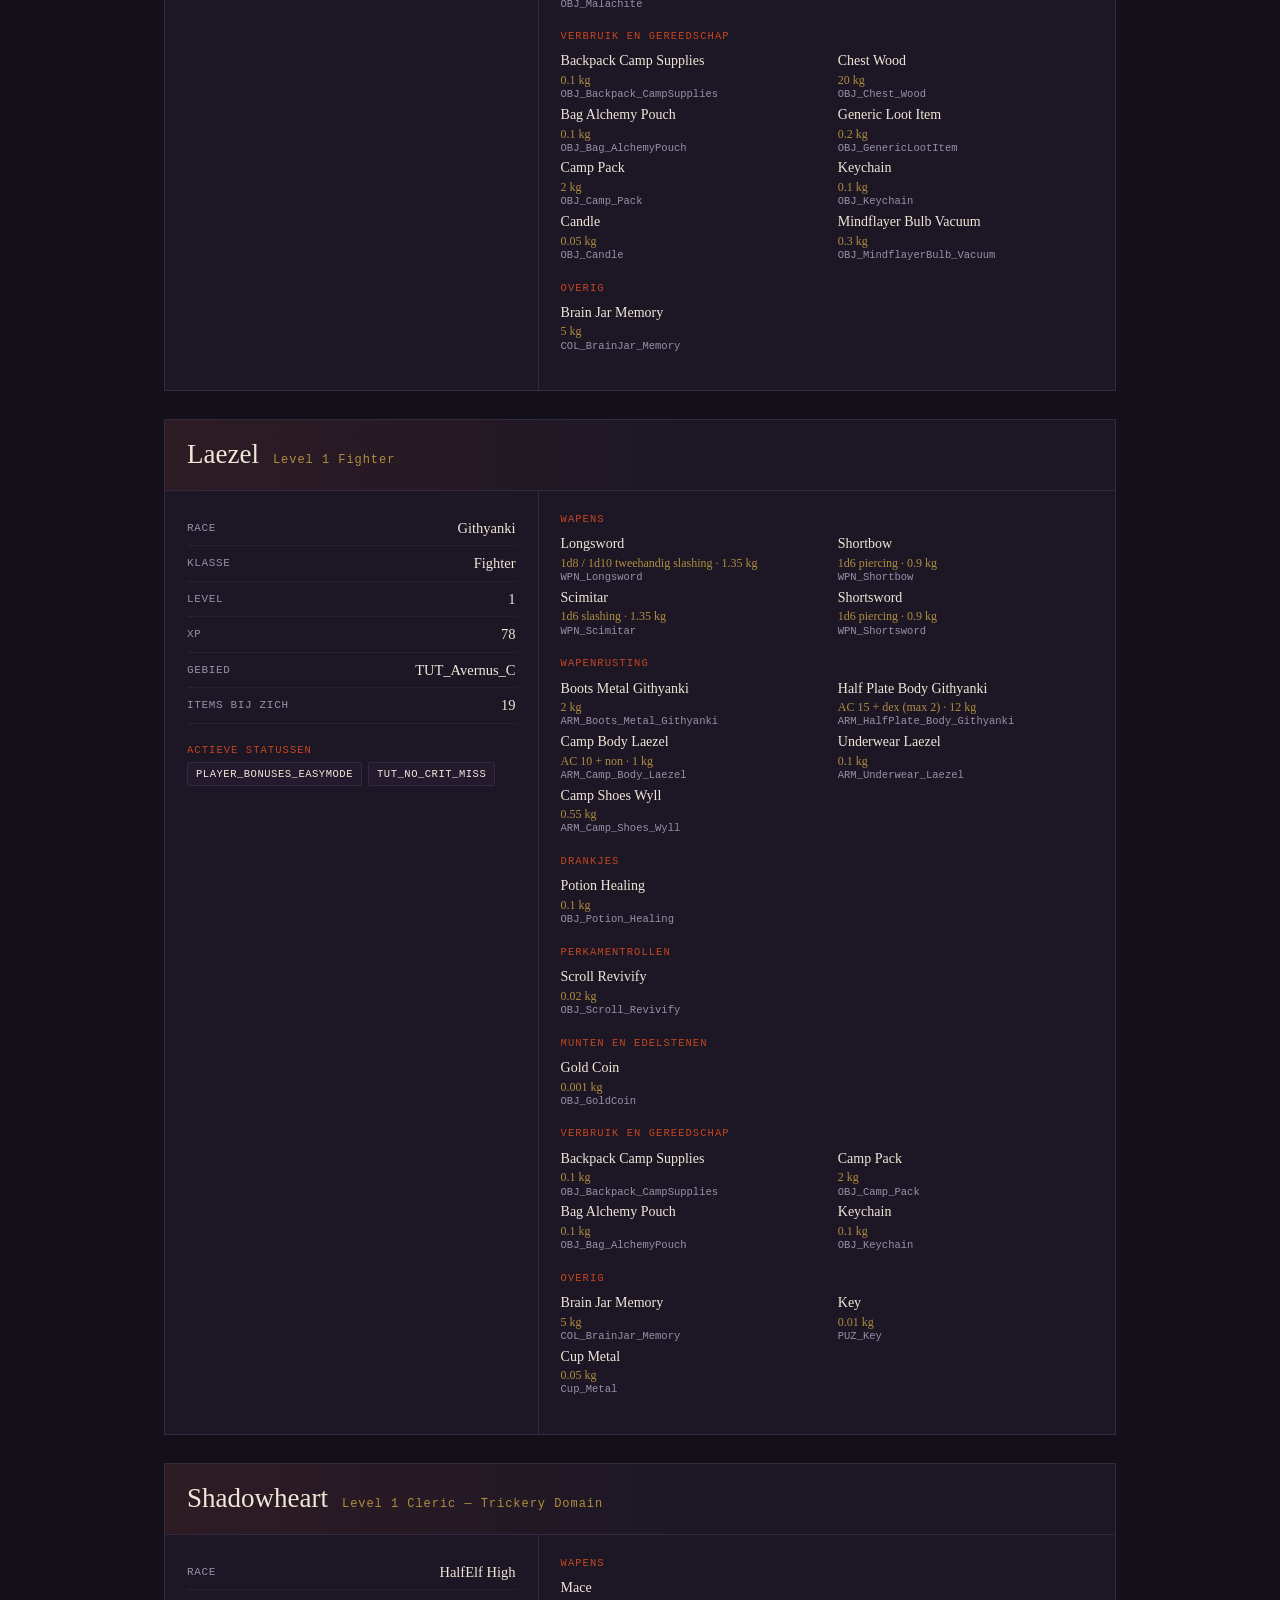
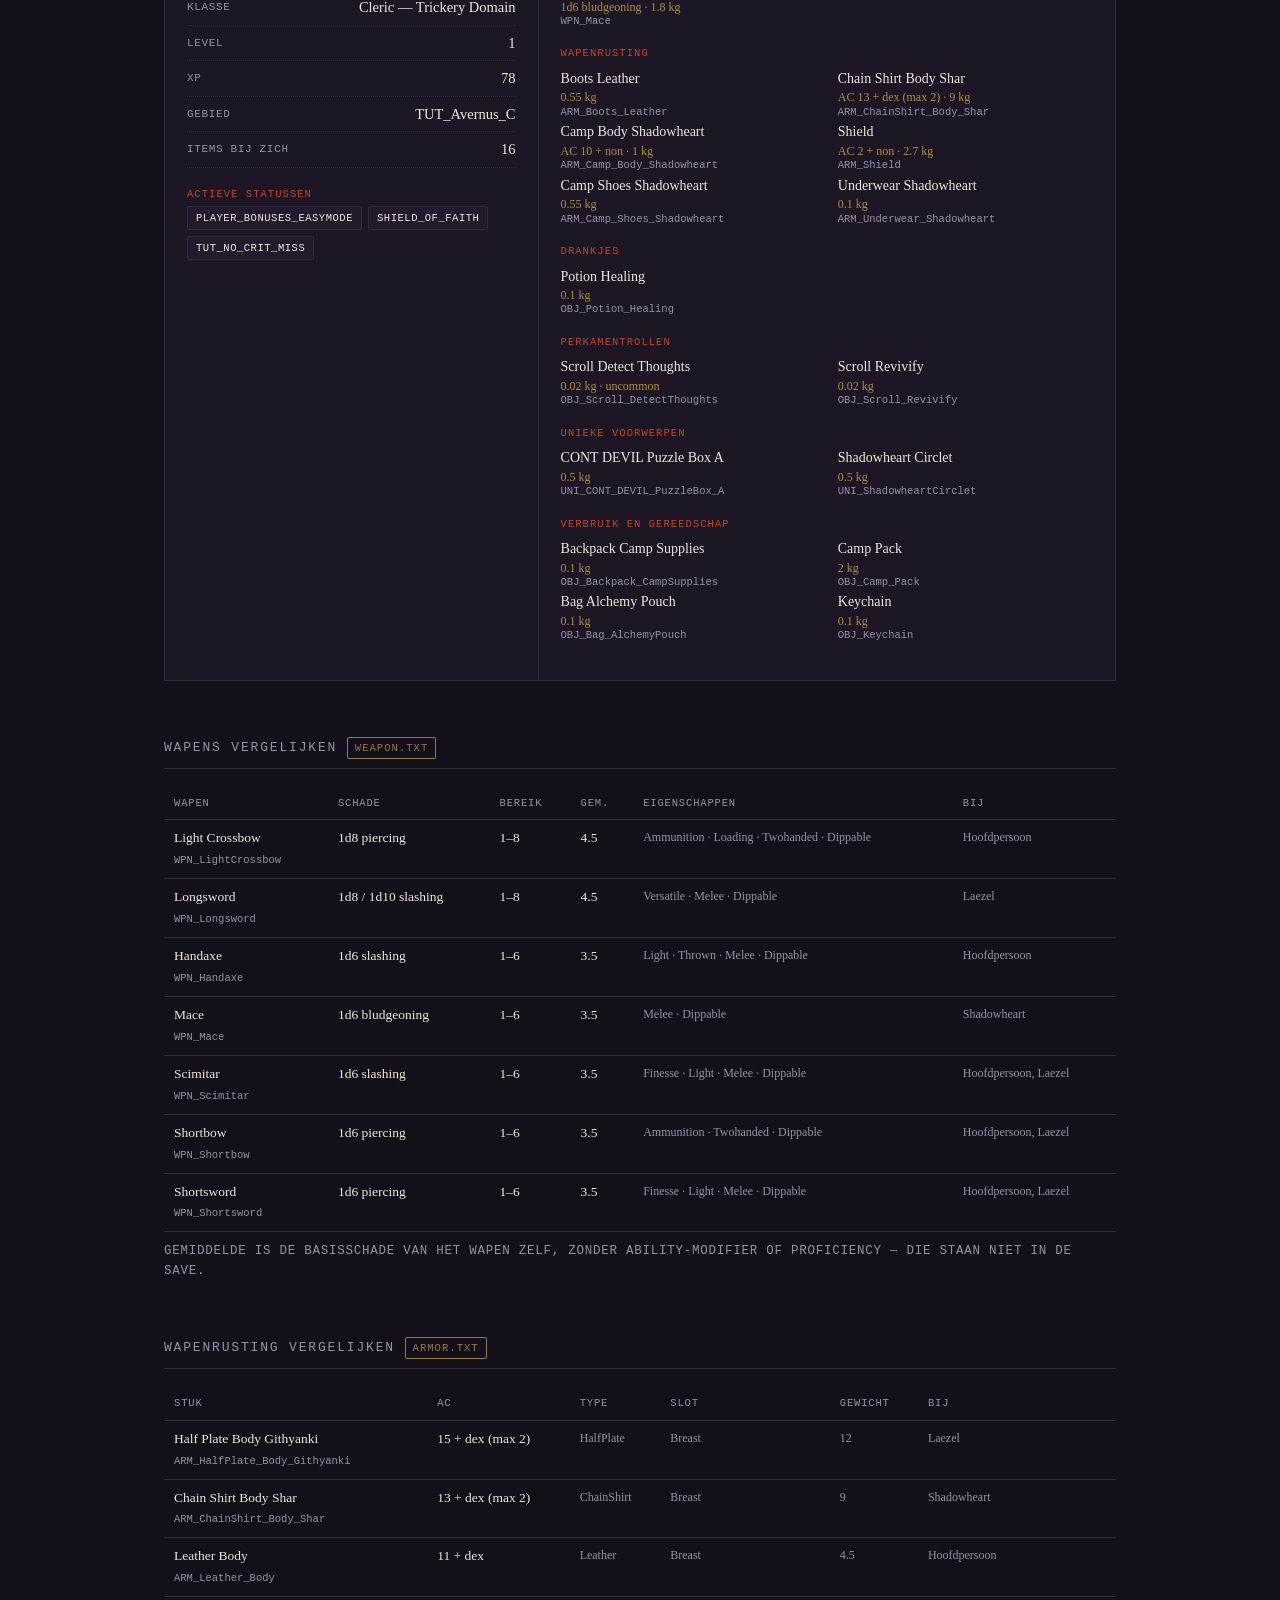
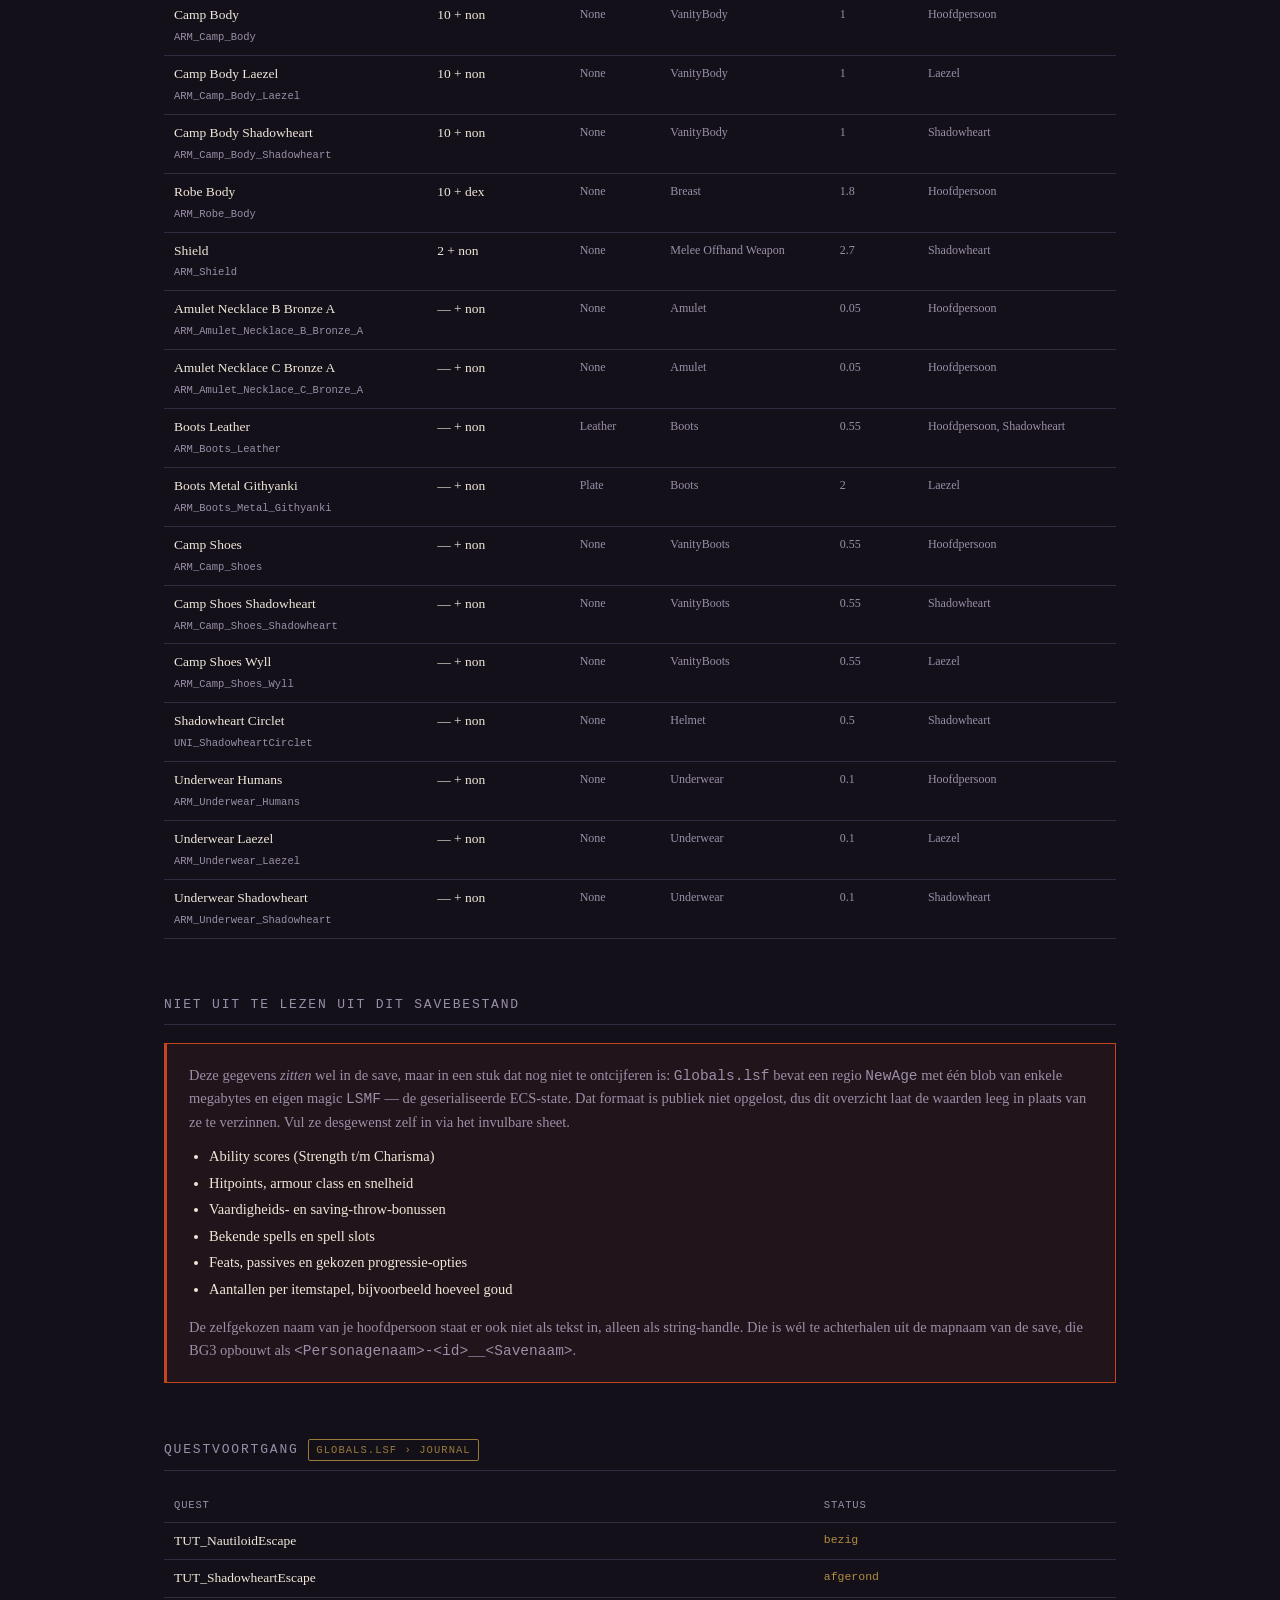
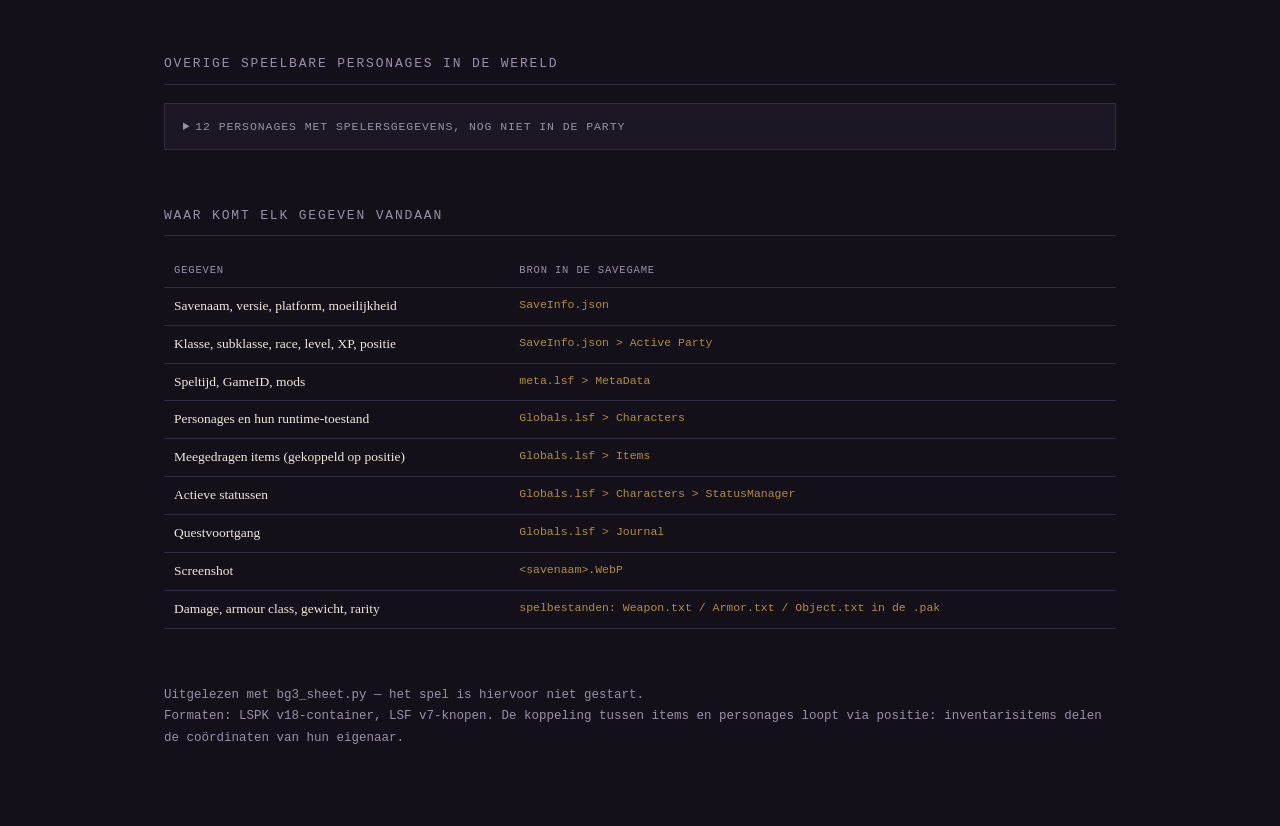
<file: uitvoer/character_sheets.html>
<!doctype html><html lang='nl'><head><meta charset='utf-8'>
<meta name='viewport' content='width=device-width,initial-scale=1'>
<title>A Nautiloid in Hell - 1h 34m — partyoverzicht</title>
<style>
:root{
  --ink:#14101a; --ink-2:#1d1725; --line:#332a40;
  --vellum:#efe7d8; --muted:#9a8fa8;
  --ember:#c2461f; --brass:#b08d3f;
  --display:"Iowan Old Style","Palatino Linotype",Palatino,Georgia,serif;
  --mono:ui-monospace,"SF Mono","Cascadia Code",Consolas,monospace;
}
*{box-sizing:border-box}
body{margin:0;background:var(--ink);color:var(--vellum);
  font-family:var(--display);font-size:16px;line-height:1.55}
.wrap{max-width:1000px;margin:0 auto;padding:0 24px 80px}
a{color:var(--brass)}

.hero{position:relative;margin-bottom:48px}
.hero img{width:100%;height:340px;object-fit:cover;display:block;
  filter:saturate(.85) contrast(1.05)}
.hero::after{content:"";position:absolute;inset:0;
  background:linear-gradient(to bottom,rgba(20,16,26,.15) 0%,rgba(20,16,26,.55) 45%,var(--ink) 100%)}
.hero-text{position:absolute;bottom:0;left:0;right:0;z-index:1;
  max-width:1000px;margin:0 auto;padding:0 24px 28px}
h1{font-size:clamp(30px,5vw,52px);line-height:1.05;margin:0 0 6px;
  font-weight:400;letter-spacing:-.01em}
.deck{color:var(--muted);font-family:var(--mono);font-size:12.5px;
  letter-spacing:.06em;text-transform:uppercase}

.tag{display:inline-block;font-family:var(--mono);font-size:10.5px;
  letter-spacing:.1em;text-transform:uppercase;color:var(--brass);
  border:1px solid var(--brass);border-radius:2px;padding:2px 7px;
  opacity:.85}
h2{font-size:13px;font-family:var(--mono);letter-spacing:.14em;
  text-transform:uppercase;color:var(--muted);font-weight:400;
  margin:56px 0 18px;padding-bottom:9px;border-bottom:1px solid var(--line)}

.facts{display:grid;grid-template-columns:repeat(auto-fit,minmax(150px,1fr));
  gap:1px;background:var(--line);border:1px solid var(--line)}
.fact{background:var(--ink-2);padding:13px 15px}
.fact dt{font-family:var(--mono);font-size:10.5px;letter-spacing:.08em;
  text-transform:uppercase;color:var(--muted);margin:0 0 4px}
.fact dd{margin:0;font-size:18px}

.sheet{border:1px solid var(--line);background:var(--ink-2);
  margin-bottom:28px;break-inside:avoid}
.sheet-head{display:flex;flex-wrap:wrap;align-items:baseline;gap:14px;
  padding:20px 22px;border-bottom:1px solid var(--line);
  background:linear-gradient(90deg,rgba(194,70,31,.10),transparent 55%)}
.sheet-head .who{font-size:27px;line-height:1.1}
.sheet-head .lvl{font-family:var(--mono);font-size:12px;color:var(--brass);
  letter-spacing:.08em}
.sheet-body{display:grid;grid-template-columns:minmax(220px,1fr) 1.55fr}
@media(max-width:720px){.sheet-body{grid-template-columns:1fr}}
.col{padding:20px 22px}
.col+.col{border-left:1px solid var(--line)}
@media(max-width:720px){.col+.col{border-left:0;border-top:1px solid var(--line)}}

.rows{margin:0}
.rows div{display:flex;justify-content:space-between;gap:16px;
  padding:6px 0;border-bottom:1px dotted var(--line);font-size:14.5px}
.rows span:first-child{color:var(--muted);font-family:var(--mono);
  font-size:11px;letter-spacing:.06em;text-transform:uppercase;
  padding-top:3px}
.rows span:last-child{text-align:right}

.group{margin-bottom:16px}
.group h4{margin:0 0 5px;font-family:var(--mono);font-size:10.5px;
  letter-spacing:.1em;text-transform:uppercase;color:var(--ember);
  font-weight:400}
.group ul{list-style:none;margin:0;padding:0;
  columns:2;column-gap:22px}
@media(max-width:560px){.group ul{columns:1}}
.group li{font-size:14px;padding:1px 0;break-inside:avoid}
.group li code{font-family:var(--mono);font-size:10.5px;color:var(--muted);
  display:block;line-height:1.3}
.group li .stat{display:block;font-size:12px;color:var(--brass);line-height:1.35}
td.small{font-size:12px;color:var(--muted)}
code.dim{font-family:var(--mono);font-size:10.5px;color:var(--muted)}
p.small{font-family:var(--mono);font-size:11.5px;color:var(--muted);
  line-height:1.6;word-break:break-word;margin:0}

.chips{display:flex;flex-wrap:wrap;gap:6px;margin-top:4px}
.chip{font-family:var(--mono);font-size:10.5px;letter-spacing:.05em;
  border:1px solid var(--line);background:#231b2d;color:var(--vellum);
  padding:3px 8px;border-radius:2px}

.gap{border:1px solid var(--ember);border-left-width:3px;
  background:rgba(194,70,31,.07);padding:20px 22px}
.gap ul{margin:10px 0 0;padding-left:20px}
.gap li{font-size:14.5px;padding:2px 0;color:var(--vellum)}
.gap p{margin:0;color:var(--muted);font-size:14.5px}

table{width:100%;border-collapse:collapse;font-size:13.5px}
th,td{text-align:left;padding:8px 10px;border-bottom:1px solid var(--line);
  vertical-align:top}
th{font-family:var(--mono);font-size:10.5px;letter-spacing:.08em;
  text-transform:uppercase;color:var(--muted);font-weight:400}
td.src{font-family:var(--mono);font-size:11.5px;color:var(--brass)}
details{border:1px solid var(--line);background:var(--ink-2);padding:14px 18px}
summary{cursor:pointer;font-family:var(--mono);font-size:11.5px;
  letter-spacing:.08em;text-transform:uppercase;color:var(--muted)}
details[open] summary{margin-bottom:14px}
footer{margin-top:56px;color:var(--muted);font-size:12.5px;
  font-family:var(--mono);line-height:1.7}

@media print{
  body{background:#fff;color:#191423}
  .hero{display:none}
  .sheet,.facts,.fact,details{background:#fff;border-color:#c9c1d2}
  .col+.col{border-color:#c9c1d2}
  h1{color:#191423}
  .gap{background:#fff}
}
</style></head><body>
<div class='hero'>
<img src='[data-uri]' alt='Screenshot uit de savegame'>
<div class='hero-text'><h1>A Nautiloid in Hell - 1h 34m</h1>
<p class='deck'>TUT_Avernus_C &nbsp;·&nbsp; BG3 4.1.1.7398727 &nbsp;·&nbsp; Steam</p></div></div>
<div class='wrap'>
<h2>Savegame</h2><dl class='facts'>
<div class='fact'><dt>Bestand</dt><dd>save.lsv</dd></div>
<div class='fact'><dt>Moeilijkheid</dt><dd>DifficultyEasy · RulesetLarian</dd></div>
<div class='fact'><dt>Speltijd (klok in het spel)</dt><dd>3h 17m</dd></div>
<div class='fact'><dt>Mods</dt><dd>GustavX</dd></div>
<div class='fact'><dt>Party</dt><dd>3 personages</dd></div>
</dl>
<h2>Personages <span class='tag'>SaveInfo.json + Globals.lsf</span></h2>
<article class='sheet'><div class='sheet-head'>
<div class='who'>Hoofdpersoon (eigen personage)</div>
<div class='lvl'>Level 1 Ranger</div></div>
<div class='sheet-body'><div class='col'><div class='rows'>
<div><span>Race</span><span>Human</span></div>
<div><span>Klasse</span><span>Ranger</span></div>
<div><span>Level</span><span>1</span></div>
<div><span>XP</span><span>78</span></div>
<div><span>Gebied</span><span>TUT_Avernus_C</span></div>
<div><span>Items bij zich</span><span>32</span></div>
</div>
<h4 style='margin:18px 0 0;font-family:var(--mono);font-size:10.5px;letter-spacing:.1em;text-transform:uppercase;color:var(--ember);font-weight:400'>Actieve statussen</h4><div class='chips'>
<span class='chip'>PLAYER_BONUSES_EASYMODE</span>
<span class='chip'>TUT_NO_CRIT_MISS</span>
</div>
</div><div class='col'>
<div class='group'><h4>Wapens</h4><ul>
<li>Handaxe
<span class='stat'>1d6 slashing · 0.9 kg</span>
<code>WPN_Handaxe</code></li>
<li>Light Crossbow
<span class='stat'>1d8 piercing · 2.25 kg</span>
<code>WPN_LightCrossbow</code></li>
<li>Light Crossbow
<span class='stat'>1d8 piercing · 2.25 kg</span>
<code>WPN_LightCrossbow</code></li>
<li>Scimitar
<span class='stat'>1d6 slashing · 1.35 kg</span>
<code>WPN_Scimitar</code></li>
<li>Shortbow
<span class='stat'>1d6 piercing · 0.9 kg</span>
<code>WPN_Shortbow</code></li>
<li>Shortsword
<span class='stat'>1d6 piercing · 0.9 kg</span>
<code>WPN_Shortsword</code></li>
<li>Shortsword
<span class='stat'>1d6 piercing · 0.9 kg</span>
<code>WPN_Shortsword</code></li>
</ul></div>
<div class='group'><h4>Wapenrusting</h4><ul>
<li>Amulet Necklace B Bronze A
<span class='stat'>0.05 kg</span>
<code>ARM_Amulet_Necklace_B_Bronze_A</code></li>
<li>Amulet Necklace C Bronze A
<span class='stat'>0.05 kg</span>
<code>ARM_Amulet_Necklace_C_Bronze_A</code></li>
<li>Boots Leather
<span class='stat'>0.55 kg</span>
<code>ARM_Boots_Leather</code></li>
<li>Camp Body
<span class='stat'>AC 10 + non · 1 kg</span>
<code>ARM_Camp_Body</code></li>
<li>Camp Shoes
<span class='stat'>0.55 kg</span>
<code>ARM_Camp_Shoes</code></li>
<li>Leather Body
<span class='stat'>AC 11 + dex · 4.5 kg</span>
<code>ARM_Leather_Body</code></li>
<li>Robe Body
<span class='stat'>AC 10 + dex · 1.8 kg</span>
<code>ARM_Robe_Body</code></li>
<li>Underwear Humans
<span class='stat'>0.1 kg</span>
<code>ARM_Underwear_Humans</code></li>
</ul></div>
<div class='group'><h4>Drankjes</h4><ul>
<li>Potion Healing
<span class='stat'>0.1 kg</span>
<code>OBJ_Potion_Healing</code></li>
<li>Potion Healing
<span class='stat'>0.1 kg</span>
<code>OBJ_Potion_Healing</code></li>
</ul></div>
<div class='group'><h4>Perkamentrollen</h4><ul>
<li>Scroll Revivify
<span class='stat'>0.02 kg</span>
<code>OBJ_Scroll_Revivify</code></li>
</ul></div>
<div class='group'><h4>Munten en edelstenen</h4><ul>
<li>Gold Coin
<span class='stat'>0.001 kg</span>
<code>OBJ_GoldCoin</code></li>
<li>Gold Pile
<span class='stat'>0.001 kg</span>
<code>OBJ_GoldPile</code></li>
<li>Malachite
<span class='stat'>0.01 kg</span>
<code>OBJ_Malachite</code></li>
<li>Onyx
<span class='stat'>0.01 kg</span>
<code>OBJ_Onyx</code></li>
<li>Pearl
<span class='stat'>0.01 kg</span>
<code>OBJ_Pearl</code></li>
</ul></div>
<div class='group'><h4>Verbruik en gereedschap</h4><ul>
<li>Backpack Camp Supplies
<span class='stat'>0.1 kg</span>
<code>OBJ_Backpack_CampSupplies</code></li>
<li>Bag Alchemy Pouch
<span class='stat'>0.1 kg</span>
<code>OBJ_Bag_AlchemyPouch</code></li>
<li>Camp Pack
<span class='stat'>2 kg</span>
<code>OBJ_Camp_Pack</code></li>
<li>Candle
<span class='stat'>0.05 kg</span>
<code>OBJ_Candle</code></li>
<li>Chest Wood
<span class='stat'>20 kg</span>
<code>OBJ_Chest_Wood</code></li>
<li>Generic Loot Item
<span class='stat'>0.2 kg</span>
<code>OBJ_GenericLootItem</code></li>
<li>Keychain
<span class='stat'>0.1 kg</span>
<code>OBJ_Keychain</code></li>
<li>Mindflayer Bulb Vacuum
<span class='stat'>0.3 kg</span>
<code>OBJ_MindflayerBulb_Vacuum</code></li>
</ul></div>
<div class='group'><h4>Overig</h4><ul>
<li>Brain Jar Memory
<span class='stat'>5 kg</span>
<code>COL_BrainJar_Memory</code></li>
</ul></div>
</div></div></article>
<article class='sheet'><div class='sheet-head'>
<div class='who'>Laezel</div>
<div class='lvl'>Level 1 Fighter</div></div>
<div class='sheet-body'><div class='col'><div class='rows'>
<div><span>Race</span><span>Githyanki</span></div>
<div><span>Klasse</span><span>Fighter</span></div>
<div><span>Level</span><span>1</span></div>
<div><span>XP</span><span>78</span></div>
<div><span>Gebied</span><span>TUT_Avernus_C</span></div>
<div><span>Items bij zich</span><span>19</span></div>
</div>
<h4 style='margin:18px 0 0;font-family:var(--mono);font-size:10.5px;letter-spacing:.1em;text-transform:uppercase;color:var(--ember);font-weight:400'>Actieve statussen</h4><div class='chips'>
<span class='chip'>PLAYER_BONUSES_EASYMODE</span>
<span class='chip'>TUT_NO_CRIT_MISS</span>
</div>
</div><div class='col'>
<div class='group'><h4>Wapens</h4><ul>
<li>Longsword
<span class='stat'>1d8 / 1d10 tweehandig slashing · 1.35 kg</span>
<code>WPN_Longsword</code></li>
<li>Scimitar
<span class='stat'>1d6 slashing · 1.35 kg</span>
<code>WPN_Scimitar</code></li>
<li>Shortbow
<span class='stat'>1d6 piercing · 0.9 kg</span>
<code>WPN_Shortbow</code></li>
<li>Shortsword
<span class='stat'>1d6 piercing · 0.9 kg</span>
<code>WPN_Shortsword</code></li>
</ul></div>
<div class='group'><h4>Wapenrusting</h4><ul>
<li>Boots Metal Githyanki
<span class='stat'>2 kg</span>
<code>ARM_Boots_Metal_Githyanki</code></li>
<li>Camp Body Laezel
<span class='stat'>AC 10 + non · 1 kg</span>
<code>ARM_Camp_Body_Laezel</code></li>
<li>Camp Shoes Wyll
<span class='stat'>0.55 kg</span>
<code>ARM_Camp_Shoes_Wyll</code></li>
<li>Half Plate Body Githyanki
<span class='stat'>AC 15 + dex (max 2) · 12 kg</span>
<code>ARM_HalfPlate_Body_Githyanki</code></li>
<li>Underwear Laezel
<span class='stat'>0.1 kg</span>
<code>ARM_Underwear_Laezel</code></li>
</ul></div>
<div class='group'><h4>Drankjes</h4><ul>
<li>Potion Healing
<span class='stat'>0.1 kg</span>
<code>OBJ_Potion_Healing</code></li>
</ul></div>
<div class='group'><h4>Perkamentrollen</h4><ul>
<li>Scroll Revivify
<span class='stat'>0.02 kg</span>
<code>OBJ_Scroll_Revivify</code></li>
</ul></div>
<div class='group'><h4>Munten en edelstenen</h4><ul>
<li>Gold Coin
<span class='stat'>0.001 kg</span>
<code>OBJ_GoldCoin</code></li>
</ul></div>
<div class='group'><h4>Verbruik en gereedschap</h4><ul>
<li>Backpack Camp Supplies
<span class='stat'>0.1 kg</span>
<code>OBJ_Backpack_CampSupplies</code></li>
<li>Bag Alchemy Pouch
<span class='stat'>0.1 kg</span>
<code>OBJ_Bag_AlchemyPouch</code></li>
<li>Camp Pack
<span class='stat'>2 kg</span>
<code>OBJ_Camp_Pack</code></li>
<li>Keychain
<span class='stat'>0.1 kg</span>
<code>OBJ_Keychain</code></li>
</ul></div>
<div class='group'><h4>Overig</h4><ul>
<li>Brain Jar Memory
<span class='stat'>5 kg</span>
<code>COL_BrainJar_Memory</code></li>
<li>Cup Metal
<span class='stat'>0.05 kg</span>
<code>Cup_Metal</code></li>
<li>Key
<span class='stat'>0.01 kg</span>
<code>PUZ_Key</code></li>
</ul></div>
</div></div></article>
<article class='sheet'><div class='sheet-head'>
<div class='who'>Shadowheart</div>
<div class='lvl'>Level 1 Cleric — Trickery Domain</div></div>
<div class='sheet-body'><div class='col'><div class='rows'>
<div><span>Race</span><span>HalfElf High</span></div>
<div><span>Klasse</span><span>Cleric — Trickery Domain</span></div>
<div><span>Level</span><span>1</span></div>
<div><span>XP</span><span>78</span></div>
<div><span>Gebied</span><span>TUT_Avernus_C</span></div>
<div><span>Items bij zich</span><span>16</span></div>
</div>
<h4 style='margin:18px 0 0;font-family:var(--mono);font-size:10.5px;letter-spacing:.1em;text-transform:uppercase;color:var(--ember);font-weight:400'>Actieve statussen</h4><div class='chips'>
<span class='chip'>PLAYER_BONUSES_EASYMODE</span>
<span class='chip'>SHIELD_OF_FAITH</span>
<span class='chip'>TUT_NO_CRIT_MISS</span>
</div>
</div><div class='col'>
<div class='group'><h4>Wapens</h4><ul>
<li>Mace
<span class='stat'>1d6 bludgeoning · 1.8 kg</span>
<code>WPN_Mace</code></li>
</ul></div>
<div class='group'><h4>Wapenrusting</h4><ul>
<li>Boots Leather
<span class='stat'>0.55 kg</span>
<code>ARM_Boots_Leather</code></li>
<li>Camp Body Shadowheart
<span class='stat'>AC 10 + non · 1 kg</span>
<code>ARM_Camp_Body_Shadowheart</code></li>
<li>Camp Shoes Shadowheart
<span class='stat'>0.55 kg</span>
<code>ARM_Camp_Shoes_Shadowheart</code></li>
<li>Chain Shirt Body Shar
<span class='stat'>AC 13 + dex (max 2) · 9 kg</span>
<code>ARM_ChainShirt_Body_Shar</code></li>
<li>Shield
<span class='stat'>AC 2 + non · 2.7 kg</span>
<code>ARM_Shield</code></li>
<li>Underwear Shadowheart
<span class='stat'>0.1 kg</span>
<code>ARM_Underwear_Shadowheart</code></li>
</ul></div>
<div class='group'><h4>Drankjes</h4><ul>
<li>Potion Healing
<span class='stat'>0.1 kg</span>
<code>OBJ_Potion_Healing</code></li>
</ul></div>
<div class='group'><h4>Perkamentrollen</h4><ul>
<li>Scroll Detect Thoughts
<span class='stat'>0.02 kg · uncommon</span>
<code>OBJ_Scroll_DetectThoughts</code></li>
<li>Scroll Revivify
<span class='stat'>0.02 kg</span>
<code>OBJ_Scroll_Revivify</code></li>
</ul></div>
<div class='group'><h4>Unieke voorwerpen</h4><ul>
<li>CONT DEVIL Puzzle Box A
<span class='stat'>0.5 kg</span>
<code>UNI_CONT_DEVIL_PuzzleBox_A</code></li>
<li>Shadowheart Circlet
<span class='stat'>0.5 kg</span>
<code>UNI_ShadowheartCirclet</code></li>
</ul></div>
<div class='group'><h4>Verbruik en gereedschap</h4><ul>
<li>Backpack Camp Supplies
<span class='stat'>0.1 kg</span>
<code>OBJ_Backpack_CampSupplies</code></li>
<li>Bag Alchemy Pouch
<span class='stat'>0.1 kg</span>
<code>OBJ_Bag_AlchemyPouch</code></li>
<li>Camp Pack
<span class='stat'>2 kg</span>
<code>OBJ_Camp_Pack</code></li>
<li>Keychain
<span class='stat'>0.1 kg</span>
<code>OBJ_Keychain</code></li>
</ul></div>
</div></div></article>
<h2>Wapens vergelijken <span class='tag'>Weapon.txt</span></h2>
<table><tr><th>Wapen</th><th>Schade</th><th>Bereik</th><th>Gem.</th><th>Eigenschappen</th><th>Bij</th></tr>
<tr><td>Light Crossbow<br><code class='dim'>WPN_LightCrossbow</code></td><td>1d8 piercing</td><td>1–8</td><td>4.5</td><td class='small'>Ammunition · Loading · Twohanded · Dippable</td><td class='small'>Hoofdpersoon</td></tr>
<tr><td>Longsword<br><code class='dim'>WPN_Longsword</code></td><td>1d8 / 1d10 slashing</td><td>1–8</td><td>4.5</td><td class='small'>Versatile · Melee · Dippable</td><td class='small'>Laezel</td></tr>
<tr><td>Handaxe<br><code class='dim'>WPN_Handaxe</code></td><td>1d6 slashing</td><td>1–6</td><td>3.5</td><td class='small'>Light · Thrown · Melee · Dippable</td><td class='small'>Hoofdpersoon</td></tr>
<tr><td>Mace<br><code class='dim'>WPN_Mace</code></td><td>1d6 bludgeoning</td><td>1–6</td><td>3.5</td><td class='small'>Melee · Dippable</td><td class='small'>Shadowheart</td></tr>
<tr><td>Scimitar<br><code class='dim'>WPN_Scimitar</code></td><td>1d6 slashing</td><td>1–6</td><td>3.5</td><td class='small'>Finesse · Light · Melee · Dippable</td><td class='small'>Hoofdpersoon, Laezel</td></tr>
<tr><td>Shortbow<br><code class='dim'>WPN_Shortbow</code></td><td>1d6 piercing</td><td>1–6</td><td>3.5</td><td class='small'>Ammunition · Twohanded · Dippable</td><td class='small'>Hoofdpersoon, Laezel</td></tr>
<tr><td>Shortsword<br><code class='dim'>WPN_Shortsword</code></td><td>1d6 piercing</td><td>1–6</td><td>3.5</td><td class='small'>Finesse · Light · Melee · Dippable</td><td class='small'>Hoofdpersoon, Laezel</td></tr>
</table><p class='deck' style='margin-top:10px'>Gemiddelde is de basisschade van het wapen zelf, zonder ability-modifier of proficiency — die staan niet in de save.</p>
<h2>Wapenrusting vergelijken <span class='tag'>Armor.txt</span></h2>
<table><tr><th>Stuk</th><th>AC</th><th>Type</th><th>Slot</th><th>Gewicht</th><th>Bij</th></tr>
<tr><td>Half Plate Body Githyanki<br><code class='dim'>ARM_HalfPlate_Body_Githyanki</code></td><td>15 + dex (max 2)</td><td class='small'>HalfPlate</td><td class='small'>Breast</td><td class='small'>12</td><td class='small'>Laezel</td></tr>
<tr><td>Chain Shirt Body Shar<br><code class='dim'>ARM_ChainShirt_Body_Shar</code></td><td>13 + dex (max 2)</td><td class='small'>ChainShirt</td><td class='small'>Breast</td><td class='small'>9</td><td class='small'>Shadowheart</td></tr>
<tr><td>Leather Body<br><code class='dim'>ARM_Leather_Body</code></td><td>11 + dex</td><td class='small'>Leather</td><td class='small'>Breast</td><td class='small'>4.5</td><td class='small'>Hoofdpersoon</td></tr>
<tr><td>Camp Body<br><code class='dim'>ARM_Camp_Body</code></td><td>10 + non</td><td class='small'>None</td><td class='small'>VanityBody</td><td class='small'>1</td><td class='small'>Hoofdpersoon</td></tr>
<tr><td>Camp Body Laezel<br><code class='dim'>ARM_Camp_Body_Laezel</code></td><td>10 + non</td><td class='small'>None</td><td class='small'>VanityBody</td><td class='small'>1</td><td class='small'>Laezel</td></tr>
<tr><td>Camp Body Shadowheart<br><code class='dim'>ARM_Camp_Body_Shadowheart</code></td><td>10 + non</td><td class='small'>None</td><td class='small'>VanityBody</td><td class='small'>1</td><td class='small'>Shadowheart</td></tr>
<tr><td>Robe Body<br><code class='dim'>ARM_Robe_Body</code></td><td>10 + dex</td><td class='small'>None</td><td class='small'>Breast</td><td class='small'>1.8</td><td class='small'>Hoofdpersoon</td></tr>
<tr><td>Shield<br><code class='dim'>ARM_Shield</code></td><td>2 + non</td><td class='small'>None</td><td class='small'>Melee Offhand Weapon</td><td class='small'>2.7</td><td class='small'>Shadowheart</td></tr>
<tr><td>Amulet Necklace B Bronze A<br><code class='dim'>ARM_Amulet_Necklace_B_Bronze_A</code></td><td>— + non</td><td class='small'>None</td><td class='small'>Amulet</td><td class='small'>0.05</td><td class='small'>Hoofdpersoon</td></tr>
<tr><td>Amulet Necklace C Bronze A<br><code class='dim'>ARM_Amulet_Necklace_C_Bronze_A</code></td><td>— + non</td><td class='small'>None</td><td class='small'>Amulet</td><td class='small'>0.05</td><td class='small'>Hoofdpersoon</td></tr>
<tr><td>Boots Leather<br><code class='dim'>ARM_Boots_Leather</code></td><td>— + non</td><td class='small'>Leather</td><td class='small'>Boots</td><td class='small'>0.55</td><td class='small'>Hoofdpersoon, Shadowheart</td></tr>
<tr><td>Boots Metal Githyanki<br><code class='dim'>ARM_Boots_Metal_Githyanki</code></td><td>— + non</td><td class='small'>Plate</td><td class='small'>Boots</td><td class='small'>2</td><td class='small'>Laezel</td></tr>
<tr><td>Camp Shoes<br><code class='dim'>ARM_Camp_Shoes</code></td><td>— + non</td><td class='small'>None</td><td class='small'>VanityBoots</td><td class='small'>0.55</td><td class='small'>Hoofdpersoon</td></tr>
<tr><td>Camp Shoes Shadowheart<br><code class='dim'>ARM_Camp_Shoes_Shadowheart</code></td><td>— + non</td><td class='small'>None</td><td class='small'>VanityBoots</td><td class='small'>0.55</td><td class='small'>Shadowheart</td></tr>
<tr><td>Camp Shoes Wyll<br><code class='dim'>ARM_Camp_Shoes_Wyll</code></td><td>— + non</td><td class='small'>None</td><td class='small'>VanityBoots</td><td class='small'>0.55</td><td class='small'>Laezel</td></tr>
<tr><td>Shadowheart Circlet<br><code class='dim'>UNI_ShadowheartCirclet</code></td><td>— + non</td><td class='small'>None</td><td class='small'>Helmet</td><td class='small'>0.5</td><td class='small'>Shadowheart</td></tr>
<tr><td>Underwear Humans<br><code class='dim'>ARM_Underwear_Humans</code></td><td>— + non</td><td class='small'>None</td><td class='small'>Underwear</td><td class='small'>0.1</td><td class='small'>Hoofdpersoon</td></tr>
<tr><td>Underwear Laezel<br><code class='dim'>ARM_Underwear_Laezel</code></td><td>— + non</td><td class='small'>None</td><td class='small'>Underwear</td><td class='small'>0.1</td><td class='small'>Laezel</td></tr>
<tr><td>Underwear Shadowheart<br><code class='dim'>ARM_Underwear_Shadowheart</code></td><td>— + non</td><td class='small'>None</td><td class='small'>Underwear</td><td class='small'>0.1</td><td class='small'>Shadowheart</td></tr>
</table>
<h2>Niet uit te lezen uit dit savebestand</h2><div class='gap'>
<p>Deze gegevens <em>zitten</em> wel in de save, maar in een stuk dat nog niet te ontcijferen is: <code>Globals.lsf</code> bevat een regio <code>NewAge</code> met één blob van enkele megabytes en eigen magic <code>LSMF</code> — de geserialiseerde ECS-state. Dat formaat is publiek niet opgelost, dus dit overzicht laat de waarden leeg in plaats van ze te verzinnen. Vul ze desgewenst zelf in via het invulbare sheet.</p><ul>
<li>Ability scores (Strength t/m Charisma)</li>
<li>Hitpoints, armour class en snelheid</li>
<li>Vaardigheids- en saving-throw-bonussen</li>
<li>Bekende spells en spell slots</li>
<li>Feats, passives en gekozen progressie-opties</li>
<li>Aantallen per itemstapel, bijvoorbeeld hoeveel goud</li>
</ul><p style='margin-top:14px'>De zelfgekozen naam van je hoofdpersoon staat er ook niet als tekst in, alleen als string-handle. Die is wél te achterhalen uit de mapnaam van de save, die BG3 opbouwt als <code>&lt;Personagenaam&gt;-&lt;id&gt;__&lt;Savenaam&gt;</code>.</p></div>
<h2>Questvoortgang <span class='tag'>Globals.lsf › Journal</span></h2>
<table><tr><th>Quest</th><th>Status</th></tr>
<tr><td>TUT_NautiloidEscape</td><td class='src'>bezig</td></tr>
<tr><td>TUT_ShadowheartEscape</td><td class='src'>afgerond</td></tr>
</table>
<h2>Overige speelbare personages in de wereld</h2>
<details><summary>12 personages met spelersgegevens, nog niet in de party</summary><table><tr><th>Template-id</th><th>Gebied</th><th>Items</th></tr>
<tr><td class='src'>0de603c5-42e2-4811-ad9d-52f608deba0e</td><td>CTY_Main_A</td><td>11</td></tr>
<tr><td class='src'>91b6b200-7d00-4d62-c98d-e8999d331afa</td><td>SCL_Main_A</td><td>10</td></tr>
<tr><td class='src'>6bff5419-5a9e-4839-d4ac-c4cae4f6d71b</td><td>SYS_CC_I</td><td>0</td></tr>
<tr><td class='src'>81c48711-d7cc-4a3d-499e-5e6615b95cc1</td><td>SYS_CC_I</td><td>0</td></tr>
<tr><td class='src'>aa772968-b5e0-4441-868d-052db406b5aa</td><td>SYS_CC_I</td><td>0</td></tr>
<tr><td class='src'>e2badbf0-159a-4ef5-739e-be7bd1b35a01</td><td>SYS_CC_I</td><td>9</td></tr>
<tr><td class='src'>25721313-0c15-4935-7681-139f85431b45</td><td>WLD_Main_A</td><td>10</td></tr>
<tr><td class='src'>2c76687d-93a2-477b-188b-148a49b54c30</td><td>WLD_Main_A</td><td>13</td></tr>
<tr><td class='src'>7628bc0e-52b8-42a7-6a85-a61341fd2333</td><td>WLD_Main_A</td><td>11</td></tr>
<tr><td class='src'>ad9af97d-75da-406a-13ae-717063c504f6</td><td>WLD_Main_A</td><td>12</td></tr>
<tr><td class='src'>c774d764-4a17-48dc-70b4-ac32cee97d44</td><td>WLD_Main_A</td><td>12</td></tr>
<tr><td class='src'>c7c13742-bacd-460a-658f-64f841fe55f2</td><td>WLD_Main_A</td><td>15</td></tr>
</table><p class='deck' style='margin-top:12px'>Namen staan hier niet bij: in het savebestand is alleen het template-id opgeslagen.</p></details>
<h2>Waar komt elk gegeven vandaan</h2>
<table><tr><th>Gegeven</th><th>Bron in de savegame</th></tr>
<tr><td>Savenaam, versie, platform, moeilijkheid</td><td class='src'>SaveInfo.json</td></tr>
<tr><td>Klasse, subklasse, race, level, XP, positie</td><td class='src'>SaveInfo.json &gt; Active Party</td></tr>
<tr><td>Speltijd, GameID, mods</td><td class='src'>meta.lsf &gt; MetaData</td></tr>
<tr><td>Personages en hun runtime-toestand</td><td class='src'>Globals.lsf &gt; Characters</td></tr>
<tr><td>Meegedragen items (gekoppeld op positie)</td><td class='src'>Globals.lsf &gt; Items</td></tr>
<tr><td>Actieve statussen</td><td class='src'>Globals.lsf &gt; Characters &gt; StatusManager</td></tr>
<tr><td>Questvoortgang</td><td class='src'>Globals.lsf &gt; Journal</td></tr>
<tr><td>Screenshot</td><td class='src'>&lt;savenaam&gt;.WebP</td></tr>
<tr><td>Damage, armour class, gewicht, rarity</td><td class='src'>spelbestanden: Weapon.txt / Armor.txt / Object.txt in de .pak</td></tr>
</table>
<footer>Uitgelezen met bg3_sheet.py — het spel is hiervoor niet gestart.<br>Formaten: LSPK v18-container, LSF v7-knopen. De koppeling tussen items en personages loopt via positie: inventarisitems delen de coördinaten van hun eigenaar.</footer>
</div></body></html>
</file>
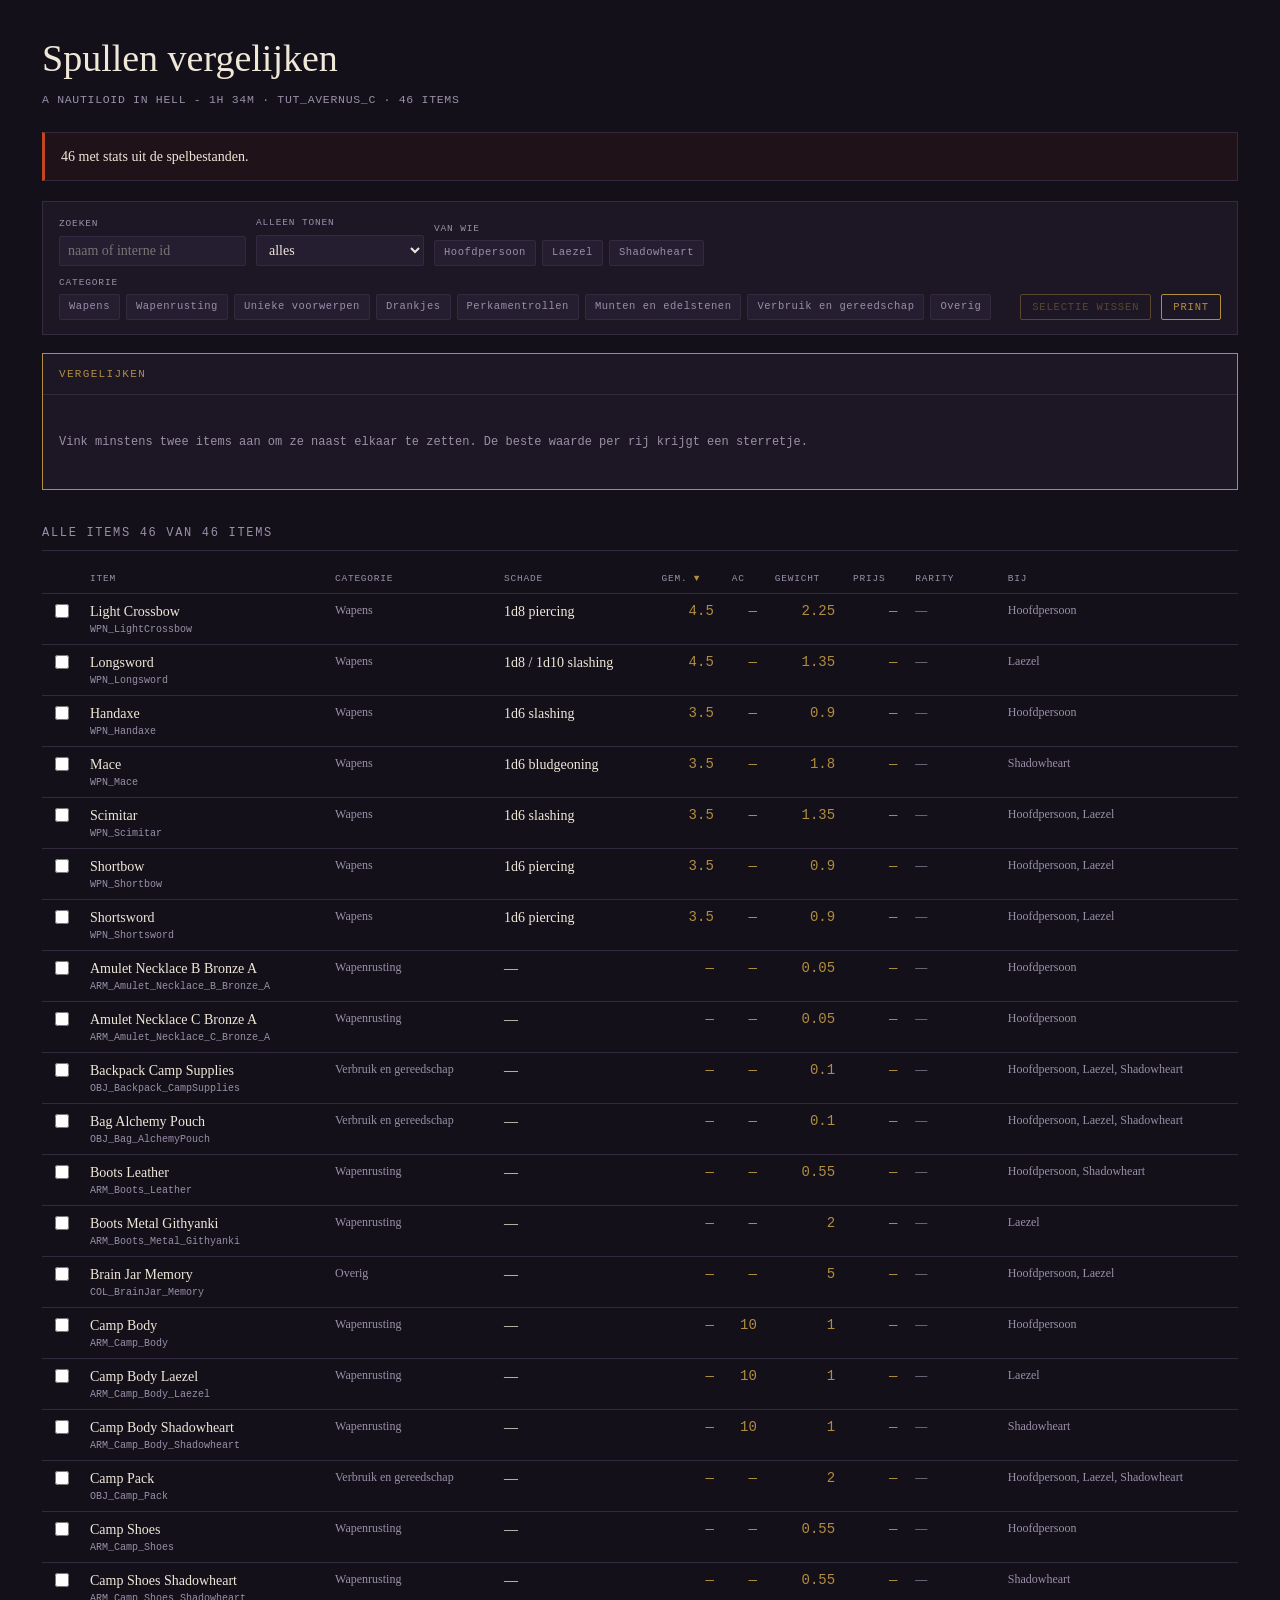
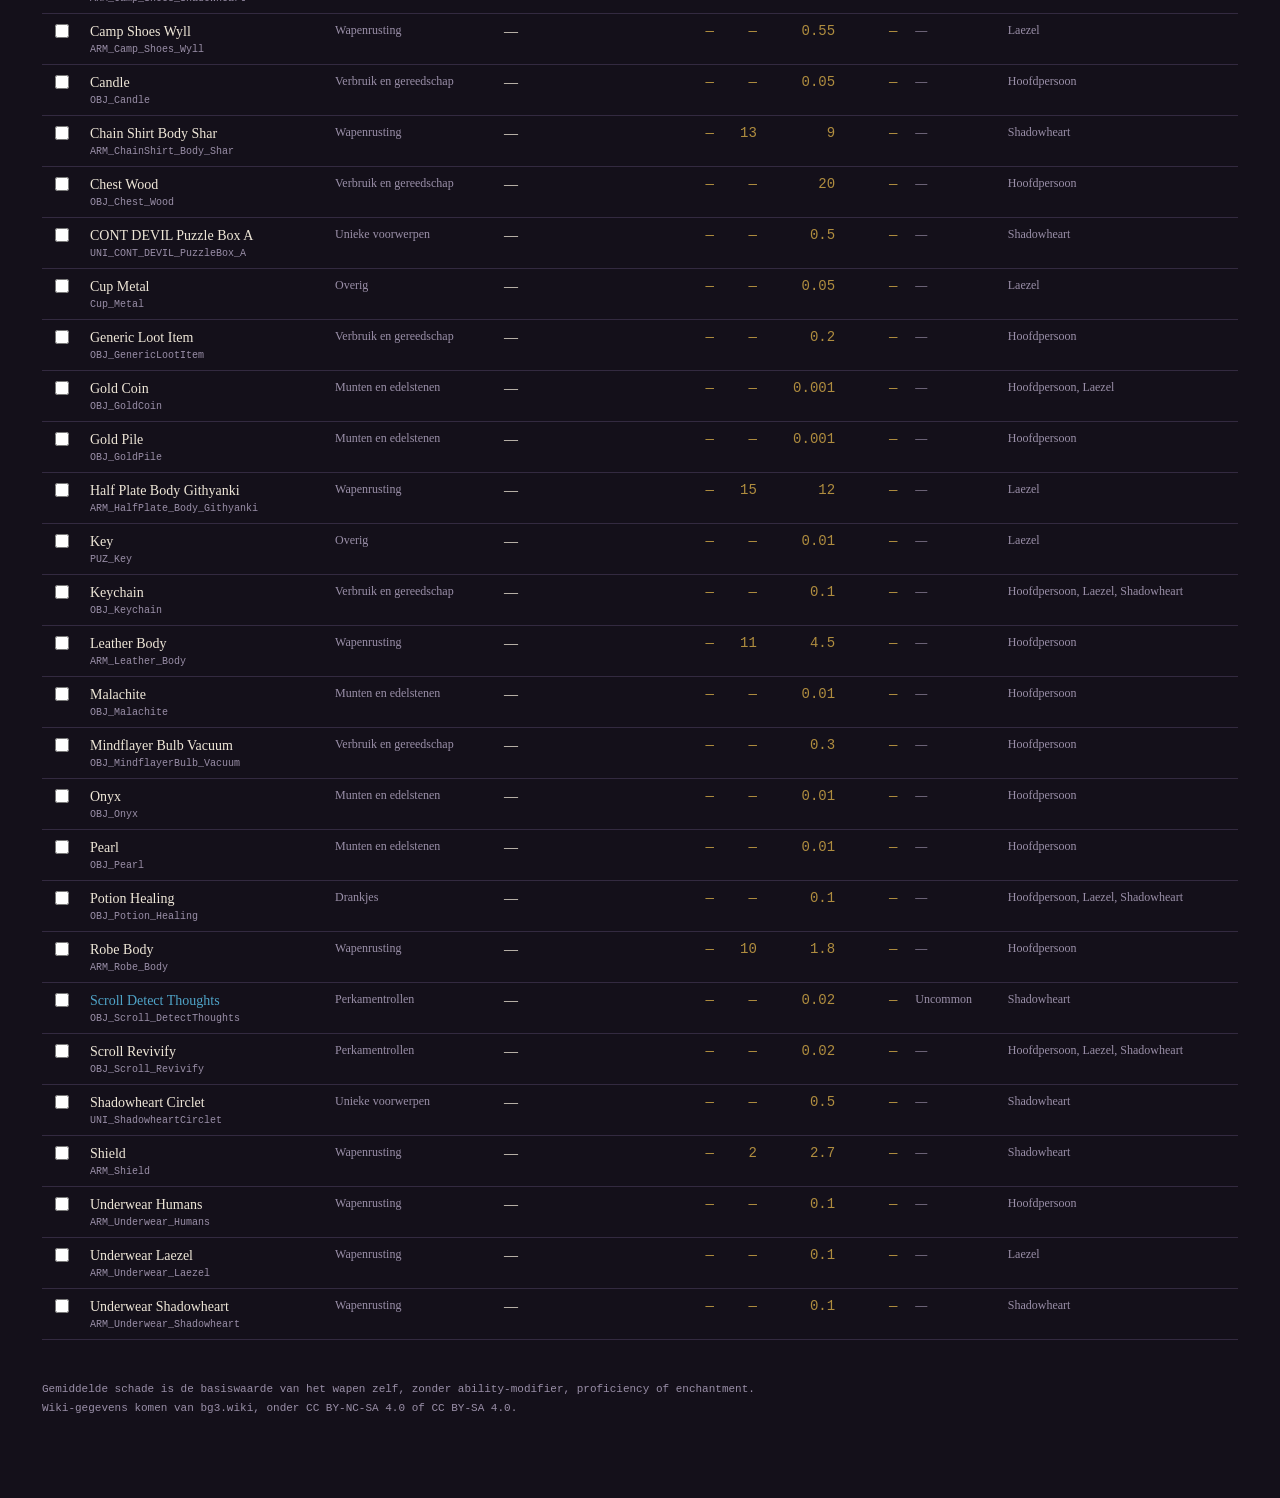
<file: uitvoer/compare.html>
<!doctype html><html lang='nl'><head><meta charset='utf-8'>
<meta name='viewport' content='width=device-width,initial-scale=1'>
<title>Spullen vergelijken — A Nautiloid in Hell - 1h 34m</title>
<style>
:root{
  --ink:#14101a; --ink-2:#1d1725; --line:#332a40; --field:#251d30;
  --vellum:#efe7d8; --muted:#9a8fa8; --ember:#c2461f; --brass:#b08d3f;
  --good:#5f9e6e;
  --display:"Iowan Old Style","Palatino Linotype",Palatino,Georgia,serif;
  --mono:ui-monospace,"SF Mono","Cascadia Code",Consolas,monospace;
}
*{box-sizing:border-box}
body{margin:0;background:var(--ink);color:var(--vellum);
  font-family:var(--display);font-size:15px;line-height:1.5}
.wrap{max-width:1240px;margin:0 auto;padding:30px 22px 80px}
h1{font-size:clamp(25px,4vw,38px);margin:0 0 4px;font-weight:400}
.deck{color:var(--muted);font-family:var(--mono);font-size:11.5px;
  letter-spacing:.06em;text-transform:uppercase;margin:0 0 24px}
h2{font-size:12px;font-family:var(--mono);letter-spacing:.14em;
  text-transform:uppercase;color:var(--muted);font-weight:400;
  margin:34px 0 14px;padding-bottom:8px;border-bottom:1px solid var(--line)}

.controls{display:flex;flex-wrap:wrap;gap:10px;align-items:flex-end;
  background:var(--ink-2);border:1px solid var(--line);padding:14px 16px;
  margin-bottom:18px}
.control{display:flex;flex-direction:column;gap:4px}
.control label{font-family:var(--mono);font-size:9.5px;letter-spacing:.09em;
  text-transform:uppercase;color:var(--muted)}
input[type=search],select{background:var(--field);color:var(--vellum);
  border:1px solid var(--line);border-radius:2px;padding:6px 8px;
  font-family:var(--display);font-size:14px;min-width:150px}
.chips{display:flex;flex-wrap:wrap;gap:6px}
.chip{font-family:var(--mono);font-size:10.5px;letter-spacing:.05em;
  border:1px solid var(--line);background:var(--field);color:var(--muted);
  padding:4px 9px;border-radius:2px;cursor:pointer;user-select:none}
.chip[aria-pressed=true]{border-color:var(--brass);color:var(--brass)}
.grow{flex:1}
button{font-family:var(--mono);font-size:10.5px;letter-spacing:.08em;
  text-transform:uppercase;background:transparent;color:var(--brass);
  border:1px solid var(--brass);border-radius:2px;padding:6px 11px;
  cursor:pointer}
button:hover{background:var(--brass);color:var(--ink)}
button:disabled{opacity:.4;cursor:default}
button:disabled:hover{background:transparent;color:var(--brass)}

table{width:100%;border-collapse:collapse;font-size:14px}
th,td{padding:7px 9px;border-bottom:1px solid var(--line);text-align:left;
  vertical-align:top}
th{font-family:var(--mono);font-size:9.5px;letter-spacing:.08em;
  text-transform:uppercase;color:var(--muted);font-weight:400;
  cursor:pointer;white-space:nowrap;position:sticky;top:0;
  background:var(--ink);z-index:2}
th[aria-sort=ascending]::after{content:" ▲";color:var(--brass)}
th[aria-sort=descending]::after{content:" ▼";color:var(--brass)}
tbody tr:hover{background:var(--ink-2)}
td.n{text-align:right;font-family:var(--mono);color:var(--brass);
  white-space:nowrap}
td.c{width:28px;text-align:center}
input[type=checkbox]{accent-color:var(--ember);width:14px;height:14px;
  cursor:pointer}
code{font-family:var(--mono);font-size:10px;color:var(--muted);display:block}
.small{font-size:12px;color:var(--muted)}
.badge{font-family:var(--mono);font-size:8.5px;letter-spacing:.07em;
  text-transform:uppercase;border:1px solid var(--line);color:var(--muted);
  padding:1px 5px;border-radius:2px;margin-left:5px;white-space:nowrap}
.badge.approx{border-color:var(--ember);color:var(--ember)}
.rarity-uncommon{color:#4fa3c7}.rarity-rare{color:#4f7fd1}
.rarity-veryrare{color:#a86fd6}.rarity-legendary{color:#d69a3a}

.panel{border:1px solid var(--brass);background:var(--ink-2);padding:0;
  margin-bottom:22px;overflow-x:auto}
.panel header{display:flex;align-items:center;gap:12px;padding:12px 16px;
  border-bottom:1px solid var(--line)}
.panel h3{margin:0;font-family:var(--mono);font-size:11px;letter-spacing:.12em;
  text-transform:uppercase;color:var(--brass);font-weight:400}
.panel table{font-size:13.5px}
.panel th{position:static;background:var(--ink-2)}
.panel td.best{color:var(--good)}
.panel td.best::after{content:" ★";font-size:10px}
.empty{padding:26px 16px;color:var(--muted);font-family:var(--mono);
  font-size:12px}
.note{border:1px solid var(--line);border-left:3px solid var(--ember);
  background:rgba(194,70,31,.06);padding:13px 16px;margin-bottom:20px;
  font-size:14px}
.note code{display:inline;font-size:12px}
details{border:1px solid var(--line);background:var(--ink-2);padding:12px 16px;
  margin-top:16px}
summary{cursor:pointer;font-family:var(--mono);font-size:11px;
  letter-spacing:.08em;text-transform:uppercase;color:var(--muted)}
footer{margin-top:40px;color:var(--muted);font-family:var(--mono);
  font-size:11px;line-height:1.7}

@media print{
  body{background:#fff;color:#191423}
  .controls,button,td.c,th.c{display:none}
  table,.panel,.note,details{background:#fff;border-color:#c9c1d2}
  th{background:#fff;color:#191423}
  td.n,.panel td.best{color:#191423}
}
</style></head><body><div class='wrap'>
<h1>Spullen vergelijken</h1>
<p class='deck'>A Nautiloid in Hell - 1h 34m · TUT_Avernus_C · 46 items</p>
<div class='note'>46 met stats uit de spelbestanden.
</div>
<div class='controls'>
<div class='control'><label for='q'>Zoeken</label><input type='search' id='q' placeholder='naam of interne id'></div>
<div class='control'><label for='only'>Alleen tonen</label><select id='only'><option value='all'>alles</option><option value='weapons'>items met schade</option><option value='armour'>items met armour class</option><option value='stats'>items met statgegevens</option></select></div>
<div class='control'><label>Van wie</label><div class='chips'>
<span class='chip' role='button' tabindex='0' aria-pressed='false' data-owner data-value='Hoofdpersoon'>Hoofdpersoon</span>
<span class='chip' role='button' tabindex='0' aria-pressed='false' data-owner data-value='Laezel'>Laezel</span>
<span class='chip' role='button' tabindex='0' aria-pressed='false' data-owner data-value='Shadowheart'>Shadowheart</span>
</div></div>
<div class='control'><label>Categorie</label><div class='chips'>
<span class='chip' role='button' tabindex='0' aria-pressed='false' data-group data-value='Wapens'>Wapens</span>
<span class='chip' role='button' tabindex='0' aria-pressed='false' data-group data-value='Wapenrusting'>Wapenrusting</span>
<span class='chip' role='button' tabindex='0' aria-pressed='false' data-group data-value='Unieke voorwerpen'>Unieke voorwerpen</span>
<span class='chip' role='button' tabindex='0' aria-pressed='false' data-group data-value='Drankjes'>Drankjes</span>
<span class='chip' role='button' tabindex='0' aria-pressed='false' data-group data-value='Perkamentrollen'>Perkamentrollen</span>
<span class='chip' role='button' tabindex='0' aria-pressed='false' data-group data-value='Munten en edelstenen'>Munten en edelstenen</span>
<span class='chip' role='button' tabindex='0' aria-pressed='false' data-group data-value='Verbruik en gereedschap'>Verbruik en gereedschap</span>
<span class='chip' role='button' tabindex='0' aria-pressed='false' data-group data-value='Overig'>Overig</span>
</div></div>
<div class='grow'></div>
<button id='clear' disabled>Selectie wissen</button>
<button id='print'>Print</button>
</div>
<div class='panel' id='compare'></div>
<h2>Alle items <span id='count' class='small'></span></h2>
<table><thead><tr id='head'></tr></thead><tbody id='body'></tbody></table>
<footer>Gemiddelde schade is de basiswaarde van het wapen zelf, zonder ability-modifier, proficiency of enchantment.<br>Wiki-gegevens komen van bg3.wiki, onder CC BY-NC-SA 4.0 of CC BY-SA 4.0.</footer>
<script>window.__ITEMS__ = [{"id": "ARM_Amulet_Necklace_B_Bronze_A", "name": "Amulet Necklace B Bronze A", "group": "Wapenrusting", "owners": ["Hoofdpersoon"], "damage": null, "damage_type": null, "versatile": null, "avg": null, "min": null, "max": null, "ac": null, "armour_type": "None", "slot": "Amulet", "weight": 0.05, "price": null, "rarity": null, "category": null, "handedness": null, "properties": null, "special": null, "where": null, "proficiency": null, "sources": ["spelbestanden"], "match": null}, {"id": "ARM_Amulet_Necklace_C_Bronze_A", "name": "Amulet Necklace C Bronze A", "group": "Wapenrusting", "owners": ["Hoofdpersoon"], "damage": null, "damage_type": null, "versatile": null, "avg": null, "min": null, "max": null, "ac": null, "armour_type": "None", "slot": "Amulet", "weight": 0.05, "price": null, "rarity": null, "category": null, "handedness": null, "properties": null, "special": null, "where": null, "proficiency": null, "sources": ["spelbestanden"], "match": null}, {"id": "ARM_Boots_Leather", "name": "Boots Leather", "group": "Wapenrusting", "owners": ["Hoofdpersoon", "Shadowheart"], "damage": null, "damage_type": null, "versatile": null, "avg": null, "min": null, "max": null, "ac": null, "armour_type": "Leather", "slot": "Boots", "weight": 0.55, "price": null, "rarity": null, "category": null, "handedness": null, "properties": null, "special": null, "where": null, "proficiency": null, "sources": ["spelbestanden"], "match": null}, {"id": "ARM_Boots_Metal_Githyanki", "name": "Boots Metal Githyanki", "group": "Wapenrusting", "owners": ["Laezel"], "damage": null, "damage_type": null, "versatile": null, "avg": null, "min": null, "max": null, "ac": null, "armour_type": "Plate", "slot": "Boots", "weight": 2.0, "price": null, "rarity": null, "category": null, "handedness": null, "properties": null, "special": null, "where": null, "proficiency": "MediumArmor", "sources": ["spelbestanden"], "match": null}, {"id": "ARM_Camp_Body", "name": "Camp Body", "group": "Wapenrusting", "owners": ["Hoofdpersoon"], "damage": null, "damage_type": null, "versatile": null, "avg": null, "min": null, "max": null, "ac": 10.0, "armour_type": "None", "slot": "VanityBody", "weight": 1.0, "price": null, "rarity": null, "category": null, "handedness": null, "properties": null, "special": null, "where": null, "proficiency": null, "sources": ["spelbestanden"], "match": null}, {"id": "ARM_Camp_Body_Laezel", "name": "Camp Body Laezel", "group": "Wapenrusting", "owners": ["Laezel"], "damage": null, "damage_type": null, "versatile": null, "avg": null, "min": null, "max": null, "ac": 10.0, "armour_type": "None", "slot": "VanityBody", "weight": 1.0, "price": null, "rarity": null, "category": null, "handedness": null, "properties": null, "special": null, "where": null, "proficiency": null, "sources": ["spelbestanden"], "match": null}, {"id": "ARM_Camp_Body_Shadowheart", "name": "Camp Body Shadowheart", "group": "Wapenrusting", "owners": ["Shadowheart"], "damage": null, "damage_type": null, "versatile": null, "avg": null, "min": null, "max": null, "ac": 10.0, "armour_type": "None", "slot": "VanityBody", "weight": 1.0, "price": null, "rarity": null, "category": null, "handedness": null, "properties": null, "special": null, "where": null, "proficiency": null, "sources": ["spelbestanden"], "match": null}, {"id": "ARM_Camp_Shoes", "name": "Camp Shoes", "group": "Wapenrusting", "owners": ["Hoofdpersoon"], "damage": null, "damage_type": null, "versatile": null, "avg": null, "min": null, "max": null, "ac": null, "armour_type": "None", "slot": "VanityBoots", "weight": 0.55, "price": null, "rarity": null, "category": null, "handedness": null, "properties": null, "special": null, "where": null, "proficiency": null, "sources": ["spelbestanden"], "match": null}, {"id": "ARM_Camp_Shoes_Shadowheart", "name": "Camp Shoes Shadowheart", "group": "Wapenrusting", "owners": ["Shadowheart"], "damage": null, "damage_type": null, "versatile": null, "avg": null, "min": null, "max": null, "ac": null, "armour_type": "None", "slot": "VanityBoots", "weight": 0.55, "price": null, "rarity": null, "category": null, "handedness": null, "properties": null, "special": null, "where": null, "proficiency": null, "sources": ["spelbestanden"], "match": null}, {"id": "ARM_Camp_Shoes_Wyll", "name": "Camp Shoes Wyll", "group": "Wapenrusting", "owners": ["Laezel"], "damage": null, "damage_type": null, "versatile": null, "avg": null, "min": null, "max": null, "ac": null, "armour_type": "None", "slot": "VanityBoots", "weight": 0.55, "price": null, "rarity": null, "category": null, "handedness": null, "properties": null, "special": null, "where": null, "proficiency": null, "sources": ["spelbestanden"], "match": null}, {"id": "ARM_ChainShirt_Body_Shar", "name": "Chain Shirt Body Shar", "group": "Wapenrusting", "owners": ["Shadowheart"], "damage": null, "damage_type": null, "versatile": null, "avg": null, "min": null, "max": null, "ac": 13.0, "armour_type": "ChainShirt", "slot": "Breast", "weight": 9.0, "price": null, "rarity": null, "category": null, "handedness": null, "properties": null, "special": null, "where": null, "proficiency": "MediumArmor", "sources": ["spelbestanden"], "match": null}, {"id": "ARM_HalfPlate_Body_Githyanki", "name": "Half Plate Body Githyanki", "group": "Wapenrusting", "owners": ["Laezel"], "damage": null, "damage_type": null, "versatile": null, "avg": null, "min": null, "max": null, "ac": 15.0, "armour_type": "HalfPlate", "slot": "Breast", "weight": 12.0, "price": null, "rarity": null, "category": null, "handedness": null, "properties": null, "special": null, "where": null, "proficiency": "MediumArmor", "sources": ["spelbestanden"], "match": null}, {"id": "ARM_Leather_Body", "name": "Leather Body", "group": "Wapenrusting", "owners": ["Hoofdpersoon"], "damage": null, "damage_type": null, "versatile": null, "avg": null, "min": null, "max": null, "ac": 11.0, "armour_type": "Leather", "slot": "Breast", "weight": 4.5, "price": null, "rarity": null, "category": null, "handedness": null, "properties": null, "special": null, "where": null, "proficiency": "LightArmor", "sources": ["spelbestanden"], "match": null}, {"id": "ARM_Robe_Body", "name": "Robe Body", "group": "Wapenrusting", "owners": ["Hoofdpersoon"], "damage": null, "damage_type": null, "versatile": null, "avg": null, "min": null, "max": null, "ac": 10.0, "armour_type": "None", "slot": "Breast", "weight": 1.8, "price": null, "rarity": null, "category": null, "handedness": null, "properties": null, "special": null, "where": null, "proficiency": null, "sources": ["spelbestanden"], "match": null}, {"id": "ARM_Shield", "name": "Shield", "group": "Wapenrusting", "owners": ["Shadowheart"], "damage": null, "damage_type": null, "versatile": null, "avg": null, "min": null, "max": null, "ac": 2.0, "armour_type": "None", "slot": "Melee Offhand Weapon", "weight": 2.7, "price": null, "rarity": null, "category": null, "handedness": null, "properties": null, "special": null, "where": null, "proficiency": "Shields", "sources": ["spelbestanden"], "match": null}, {"id": "ARM_Underwear_Humans", "name": "Underwear Humans", "group": "Wapenrusting", "owners": ["Hoofdpersoon"], "damage": null, "damage_type": null, "versatile": null, "avg": null, "min": null, "max": null, "ac": null, "armour_type": "None", "slot": "Underwear", "weight": 0.1, "price": null, "rarity": null, "category": null, "handedness": null, "properties": null, "special": null, "where": null, "proficiency": null, "sources": ["spelbestanden"], "match": null}, {"id": "ARM_Underwear_Laezel", "name": "Underwear Laezel", "group": "Wapenrusting", "owners": ["Laezel"], "damage": null, "damage_type": null, "versatile": null, "avg": null, "min": null, "max": null, "ac": null, "armour_type": "None", "slot": "Underwear", "weight": 0.1, "price": null, "rarity": null, "category": null, "handedness": null, "properties": null, "special": null, "where": null, "proficiency": null, "sources": ["spelbestanden"], "match": null}, {"id": "ARM_Underwear_Shadowheart", "name": "Underwear Shadowheart", "group": "Wapenrusting", "owners": ["Shadowheart"], "damage": null, "damage_type": null, "versatile": null, "avg": null, "min": null, "max": null, "ac": null, "armour_type": "None", "slot": "Underwear", "weight": 0.1, "price": null, "rarity": null, "category": null, "handedness": null, "properties": null, "special": null, "where": null, "proficiency": null, "sources": ["spelbestanden"], "match": null}, {"id": "COL_BrainJar_Memory", "name": "Brain Jar Memory", "group": "Overig", "owners": ["Hoofdpersoon", "Laezel"], "damage": null, "damage_type": null, "versatile": null, "avg": null, "min": null, "max": null, "ac": null, "armour_type": null, "slot": null, "weight": 5.0, "price": null, "rarity": null, "category": null, "handedness": null, "properties": null, "special": null, "where": null, "proficiency": null, "sources": ["spelbestanden"], "match": null}, {"id": "Cup_Metal", "name": "Cup Metal", "group": "Overig", "owners": ["Laezel"], "damage": null, "damage_type": null, "versatile": null, "avg": null, "min": null, "max": null, "ac": null, "armour_type": null, "slot": null, "weight": 0.05, "price": null, "rarity": null, "category": null, "handedness": null, "properties": null, "special": null, "where": null, "proficiency": null, "sources": ["spelbestanden"], "match": null}, {"id": "OBJ_Backpack_CampSupplies", "name": "Backpack Camp Supplies", "group": "Verbruik en gereedschap", "owners": ["Hoofdpersoon", "Laezel", "Shadowheart"], "damage": null, "damage_type": null, "versatile": null, "avg": null, "min": null, "max": null, "ac": null, "armour_type": null, "slot": null, "weight": 0.1, "price": null, "rarity": null, "category": null, "handedness": null, "properties": null, "special": null, "where": null, "proficiency": null, "sources": ["spelbestanden"], "match": null}, {"id": "OBJ_Bag_AlchemyPouch", "name": "Bag Alchemy Pouch", "group": "Verbruik en gereedschap", "owners": ["Hoofdpersoon", "Laezel", "Shadowheart"], "damage": null, "damage_type": null, "versatile": null, "avg": null, "min": null, "max": null, "ac": null, "armour_type": null, "slot": null, "weight": 0.1, "price": null, "rarity": null, "category": null, "handedness": null, "properties": null, "special": null, "where": null, "proficiency": null, "sources": ["spelbestanden"], "match": null}, {"id": "OBJ_Camp_Pack", "name": "Camp Pack", "group": "Verbruik en gereedschap", "owners": ["Hoofdpersoon", "Laezel", "Shadowheart"], "damage": null, "damage_type": null, "versatile": null, "avg": null, "min": null, "max": null, "ac": null, "armour_type": null, "slot": null, "weight": 2.0, "price": null, "rarity": null, "category": null, "handedness": null, "properties": null, "special": null, "where": null, "proficiency": null, "sources": ["spelbestanden"], "match": null}, {"id": "OBJ_Candle", "name": "Candle", "group": "Verbruik en gereedschap", "owners": ["Hoofdpersoon"], "damage": null, "damage_type": null, "versatile": null, "avg": null, "min": null, "max": null, "ac": null, "armour_type": null, "slot": null, "weight": 0.05, "price": null, "rarity": null, "category": null, "handedness": null, "properties": null, "special": null, "where": null, "proficiency": null, "sources": ["spelbestanden"], "match": null}, {"id": "OBJ_Chest_Wood", "name": "Chest Wood", "group": "Verbruik en gereedschap", "owners": ["Hoofdpersoon"], "damage": null, "damage_type": null, "versatile": null, "avg": null, "min": null, "max": null, "ac": null, "armour_type": null, "slot": null, "weight": 20.0, "price": null, "rarity": null, "category": null, "handedness": null, "properties": null, "special": null, "where": null, "proficiency": null, "sources": ["spelbestanden"], "match": null}, {"id": "OBJ_GenericLootItem", "name": "Generic Loot Item", "group": "Verbruik en gereedschap", "owners": ["Hoofdpersoon"], "damage": null, "damage_type": null, "versatile": null, "avg": null, "min": null, "max": null, "ac": null, "armour_type": null, "slot": null, "weight": 0.2, "price": null, "rarity": null, "category": null, "handedness": null, "properties": null, "special": null, "where": null, "proficiency": null, "sources": ["spelbestanden"], "match": null}, {"id": "OBJ_GoldCoin", "name": "Gold Coin", "group": "Munten en edelstenen", "owners": ["Hoofdpersoon", "Laezel"], "damage": null, "damage_type": null, "versatile": null, "avg": null, "min": null, "max": null, "ac": null, "armour_type": null, "slot": null, "weight": 0.001, "price": null, "rarity": null, "category": null, "handedness": null, "properties": null, "special": null, "where": null, "proficiency": null, "sources": ["spelbestanden"], "match": null}, {"id": "OBJ_GoldPile", "name": "Gold Pile", "group": "Munten en edelstenen", "owners": ["Hoofdpersoon"], "damage": null, "damage_type": null, "versatile": null, "avg": null, "min": null, "max": null, "ac": null, "armour_type": null, "slot": null, "weight": 0.001, "price": null, "rarity": null, "category": null, "handedness": null, "properties": null, "special": null, "where": null, "proficiency": null, "sources": ["spelbestanden"], "match": null}, {"id": "OBJ_Keychain", "name": "Keychain", "group": "Verbruik en gereedschap", "owners": ["Hoofdpersoon", "Laezel", "Shadowheart"], "damage": null, "damage_type": null, "versatile": null, "avg": null, "min": null, "max": null, "ac": null, "armour_type": null, "slot": null, "weight": 0.1, "price": null, "rarity": null, "category": null, "handedness": null, "properties": null, "special": null, "where": null, "proficiency": null, "sources": ["spelbestanden"], "match": null}, {"id": "OBJ_Malachite", "name": "Malachite", "group": "Munten en edelstenen", "owners": ["Hoofdpersoon"], "damage": null, "damage_type": null, "versatile": null, "avg": null, "min": null, "max": null, "ac": null, "armour_type": null, "slot": null, "weight": 0.01, "price": null, "rarity": null, "category": null, "handedness": null, "properties": null, "special": null, "where": null, "proficiency": null, "sources": ["spelbestanden"], "match": null}, {"id": "OBJ_MindflayerBulb_Vacuum", "name": "Mindflayer Bulb Vacuum", "group": "Verbruik en gereedschap", "owners": ["Hoofdpersoon"], "damage": null, "damage_type": null, "versatile": null, "avg": null, "min": null, "max": null, "ac": null, "armour_type": null, "slot": null, "weight": 0.3, "price": null, "rarity": null, "category": null, "handedness": null, "properties": null, "special": null, "where": null, "proficiency": null, "sources": ["spelbestanden"], "match": null}, {"id": "OBJ_Onyx", "name": "Onyx", "group": "Munten en edelstenen", "owners": ["Hoofdpersoon"], "damage": null, "damage_type": null, "versatile": null, "avg": null, "min": null, "max": null, "ac": null, "armour_type": null, "slot": null, "weight": 0.01, "price": null, "rarity": null, "category": null, "handedness": null, "properties": null, "special": null, "where": null, "proficiency": null, "sources": ["spelbestanden"], "match": null}, {"id": "OBJ_Pearl", "name": "Pearl", "group": "Munten en edelstenen", "owners": ["Hoofdpersoon"], "damage": null, "damage_type": null, "versatile": null, "avg": null, "min": null, "max": null, "ac": null, "armour_type": null, "slot": null, "weight": 0.01, "price": null, "rarity": null, "category": null, "handedness": null, "properties": null, "special": null, "where": null, "proficiency": null, "sources": ["spelbestanden"], "match": null}, {"id": "OBJ_Potion_Healing", "name": "Potion Healing", "group": "Drankjes", "owners": ["Hoofdpersoon", "Laezel", "Shadowheart"], "damage": null, "damage_type": null, "versatile": null, "avg": null, "min": null, "max": null, "ac": null, "armour_type": null, "slot": null, "weight": 0.1, "price": null, "rarity": null, "category": null, "handedness": null, "properties": null, "special": null, "where": null, "proficiency": null, "sources": ["spelbestanden"], "match": null}, {"id": "OBJ_Scroll_DetectThoughts", "name": "Scroll Detect Thoughts", "group": "Perkamentrollen", "owners": ["Shadowheart"], "damage": null, "damage_type": null, "versatile": null, "avg": null, "min": null, "max": null, "ac": null, "armour_type": null, "slot": null, "weight": 0.02, "price": null, "rarity": "Uncommon", "category": null, "handedness": null, "properties": null, "special": null, "where": null, "proficiency": null, "sources": ["spelbestanden"], "match": null}, {"id": "OBJ_Scroll_Revivify", "name": "Scroll Revivify", "group": "Perkamentrollen", "owners": ["Hoofdpersoon", "Laezel", "Shadowheart"], "damage": null, "damage_type": null, "versatile": null, "avg": null, "min": null, "max": null, "ac": null, "armour_type": null, "slot": null, "weight": 0.02, "price": null, "rarity": null, "category": null, "handedness": null, "properties": null, "special": null, "where": null, "proficiency": null, "sources": ["spelbestanden"], "match": null}, {"id": "PUZ_Key", "name": "Key", "group": "Overig", "owners": ["Laezel"], "damage": null, "damage_type": null, "versatile": null, "avg": null, "min": null, "max": null, "ac": null, "armour_type": null, "slot": null, "weight": 0.01, "price": null, "rarity": null, "category": null, "handedness": null, "properties": null, "special": null, "where": null, "proficiency": null, "sources": ["spelbestanden"], "match": null}, {"id": "UNI_CONT_DEVIL_PuzzleBox_A", "name": "CONT DEVIL Puzzle Box A", "group": "Unieke voorwerpen", "owners": ["Shadowheart"], "damage": null, "damage_type": null, "versatile": null, "avg": null, "min": null, "max": null, "ac": null, "armour_type": null, "slot": null, "weight": 0.5, "price": null, "rarity": null, "category": null, "handedness": null, "properties": null, "special": null, "where": null, "proficiency": null, "sources": ["spelbestanden"], "match": null}, {"id": "UNI_ShadowheartCirclet", "name": "Shadowheart Circlet", "group": "Unieke voorwerpen", "owners": ["Shadowheart"], "damage": null, "damage_type": null, "versatile": null, "avg": null, "min": null, "max": null, "ac": null, "armour_type": "None", "slot": "Helmet", "weight": 0.5, "price": null, "rarity": null, "category": null, "handedness": null, "properties": null, "special": null, "where": null, "proficiency": null, "sources": ["spelbestanden"], "match": null}, {"id": "WPN_Handaxe", "name": "Handaxe", "group": "Wapens", "owners": ["Hoofdpersoon"], "damage": "1d6", "damage_type": "Slashing", "versatile": null, "avg": 3.5, "min": 1, "max": 6, "ac": null, "armour_type": null, "slot": "Melee Main Weapon", "weight": 0.9, "price": null, "rarity": null, "category": null, "handedness": null, "properties": "Light;Thrown;Melee;Dippable", "special": null, "where": null, "proficiency": "Handaxes;SimpleWeapons", "sources": ["spelbestanden"], "match": null}, {"id": "WPN_LightCrossbow", "name": "Light Crossbow", "group": "Wapens", "owners": ["Hoofdpersoon"], "damage": "1d8", "damage_type": "Piercing", "versatile": null, "avg": 4.5, "min": 1, "max": 8, "ac": null, "armour_type": null, "slot": "Ranged Main Weapon", "weight": 2.25, "price": null, "rarity": null, "category": null, "handedness": null, "properties": "Ammunition;Loading;Twohanded;Dippable", "special": null, "where": null, "proficiency": "LightCrossbows;SimpleWeapons", "sources": ["spelbestanden"], "match": null}, {"id": "WPN_Longsword", "name": "Longsword", "group": "Wapens", "owners": ["Laezel"], "damage": "1d8", "damage_type": "Slashing", "versatile": "1d10", "avg": 4.5, "min": 1, "max": 8, "ac": null, "armour_type": null, "slot": "Melee Main Weapon", "weight": 1.35, "price": null, "rarity": null, "category": null, "handedness": null, "properties": "Versatile;Melee;Dippable", "special": null, "where": null, "proficiency": "Longswords;MartialWeapons", "sources": ["spelbestanden"], "match": null}, {"id": "WPN_Mace", "name": "Mace", "group": "Wapens", "owners": ["Shadowheart"], "damage": "1d6", "damage_type": "Bludgeoning", "versatile": null, "avg": 3.5, "min": 1, "max": 6, "ac": null, "armour_type": null, "slot": "Melee Main Weapon", "weight": 1.8, "price": null, "rarity": null, "category": null, "handedness": null, "properties": "Melee;Dippable", "special": null, "where": null, "proficiency": "Maces;SimpleWeapons", "sources": ["spelbestanden"], "match": null}, {"id": "WPN_Scimitar", "name": "Scimitar", "group": "Wapens", "owners": ["Hoofdpersoon", "Laezel"], "damage": "1d6", "damage_type": "Slashing", "versatile": null, "avg": 3.5, "min": 1, "max": 6, "ac": null, "armour_type": null, "slot": "Melee Main Weapon", "weight": 1.35, "price": null, "rarity": null, "category": null, "handedness": null, "properties": "Finesse;Light;Melee;Dippable", "special": null, "where": null, "proficiency": "Scimitars;MartialWeapons", "sources": ["spelbestanden"], "match": null}, {"id": "WPN_Shortbow", "name": "Shortbow", "group": "Wapens", "owners": ["Hoofdpersoon", "Laezel"], "damage": "1d6", "damage_type": "Piercing", "versatile": null, "avg": 3.5, "min": 1, "max": 6, "ac": null, "armour_type": null, "slot": "Ranged Main Weapon", "weight": 0.9, "price": null, "rarity": null, "category": null, "handedness": null, "properties": "Ammunition;Twohanded;Dippable", "special": null, "where": null, "proficiency": "Shortbows;SimpleWeapons", "sources": ["spelbestanden"], "match": null}, {"id": "WPN_Shortsword", "name": "Shortsword", "group": "Wapens", "owners": ["Hoofdpersoon", "Laezel"], "damage": "1d6", "damage_type": "Piercing", "versatile": null, "avg": 3.5, "min": 1, "max": 6, "ac": null, "armour_type": null, "slot": "Melee Main Weapon", "weight": 0.9, "price": null, "rarity": null, "category": null, "handedness": null, "properties": "Finesse;Light;Melee;Dippable", "special": null, "where": null, "proficiency": "Shortswords;MartialWeapons", "sources": ["spelbestanden"], "match": null}];</script>
<script>
var ITEMS = window.__ITEMS__;
var state = { q:'', owners:new Set(), groups:new Set(), only:'all',
              sort:'avg', dir:-1, selected:new Set() };

var COLUMNS = [
  {key:'name',   label:'Item',        type:'text'},
  {key:'group',  label:'Categorie',   type:'text'},
  {key:'damage', label:'Schade',      type:'text'},
  {key:'avg',    label:'Gem.',        type:'num'},
  {key:'ac',     label:'AC',          type:'num'},
  {key:'weight', label:'Gewicht',     type:'num'},
  {key:'price',  label:'Prijs',       type:'num'},
  {key:'rarity', label:'Rarity',      type:'text'},
  {key:'owners', label:'Bij',         type:'text'}
];

function rarityClass(r){
  if (!r) return '';
  return 'rarity-' + r.toLowerCase().replace(/[^a-z]/g,'');
}

function visible(){
  var q = state.q.trim().toLowerCase();
  return ITEMS.filter(function(it){
    if (q && (it.name + ' ' + it.id).toLowerCase().indexOf(q) === -1) return false;
    if (state.owners.size && !it.owners.some(function(o){ return state.owners.has(o); }))
      return false;
    if (state.groups.size && !state.groups.has(it.group)) return false;
    if (state.only === 'weapons' && it.avg === null) return false;
    if (state.only === 'armour' && it.ac === null) return false;
    if (state.only === 'stats' && !it.sources.length) return false;
    return true;
  });
}

function compare(a, b){
  var col = COLUMNS.filter(function(c){ return c.key === state.sort; })[0];
  var x = a[state.sort], y = b[state.sort];
  if (col && col.type === 'num'){
    // items zonder waarde horen onderaan, ongeacht de richting
    if (x === null && y === null) return a.name.localeCompare(b.name);
    if (x === null) return 1;
    if (y === null) return -1;
    return (x - y) * state.dir;
  }
  x = Array.isArray(x) ? x.join(', ') : (x || '');
  y = Array.isArray(y) ? y.join(', ') : (y || '');
  return String(x).localeCompare(String(y)) * state.dir;
}

function fmt(value, digits){
  if (value === null || value === undefined) return '—';
  return digits ? value.toFixed(digits) : value;
}

function renderTable(){
  var rows = visible().slice().sort(compare);
  var head = document.getElementById('head');
  head.innerHTML = '<th class="c"></th>' + COLUMNS.map(function(c){
    var sorted = state.sort === c.key
      ? (state.dir === 1 ? 'ascending' : 'descending') : 'none';
    return '<th data-key="' + c.key + '" aria-sort="' + sorted + '">'
      + c.label + '</th>';
  }).join('');

  var body = document.getElementById('body');
  if (!rows.length){
    body.innerHTML = '<tr><td colspan="10" class="empty">'
      + 'Geen items die aan deze filters voldoen.</td></tr>';
  } else {
    body.innerHTML = rows.map(function(it){
      var damage = it.damage || '';
      if (it.versatile) damage += ' / ' + it.versatile;
      if (it.damage_type) damage += ' ' + it.damage_type.toLowerCase();
      var badge = '';
      if (it.match === 'deelnaam')
        badge = '<span class="badge approx" title="Op deelnaam gekoppeld aan de'
          + ' wiki; controleer of dit hetzelfde item is">wiki ≈</span>';
      else if (it.match)
        badge = '<span class="badge" title="Exacte koppeling met de wiki">wiki</span>';
      else if (!it.sources.length)
        badge = '<span class="badge" title="Geen statdefinitie gevonden">geen data</span>';
      return '<tr data-id="' + it.id + '">'
        + '<td class="c"><input type="checkbox" aria-label="Vergelijk '
        + it.name + '"' + (state.selected.has(it.id) ? ' checked' : '') + '></td>'
        + '<td><span class="' + rarityClass(it.rarity) + '">' + it.name
        + '</span>' + badge + '<code>' + it.id + '</code></td>'
        + '<td class="small">' + it.group + '</td>'
        + '<td>' + (damage.trim() || '—') + '</td>'
        + '<td class="n">' + fmt(it.avg, 1) + '</td>'
        + '<td class="n">' + fmt(it.ac) + '</td>'
        + '<td class="n">' + fmt(it.weight) + '</td>'
        + '<td class="n">' + fmt(it.price) + '</td>'
        + '<td class="small">' + (it.rarity || '—') + '</td>'
        + '<td class="small">' + it.owners.join(', ') + '</td>'
        + '</tr>';
    }).join('');
  }
  document.getElementById('count').textContent =
    rows.length + ' van ' + ITEMS.length + ' items';
}

var COMPARE_ROWS = [
  {label:'Categorie',    key:'group',       type:'text'},
  {label:'Schade',       key:'damage',      type:'text'},
  {label:'Schadetype',   key:'damage_type', type:'text'},
  {label:'Tweehandig',   key:'versatile',   type:'text'},
  {label:'Bereik',       key:'_range',      type:'text'},
  {label:'Gemiddeld',    key:'avg',         type:'num', better:'high'},
  {label:'Armour class', key:'ac',          type:'num', better:'high'},
  {label:'Gewicht',      key:'weight',      type:'num', better:'low'},
  {label:'Prijs',        key:'price',       type:'num', better:'low'},
  {label:'Rarity',       key:'rarity',      type:'text'},
  {label:'Eigenschappen',key:'properties',  type:'text'},
  {label:'Proficiency',  key:'proficiency', type:'text'},
  {label:'Speciaal',     key:'special',     type:'text'},
  {label:'Te vinden',    key:'where',       type:'text'},
  {label:'Bij',          key:'owners',      type:'text'},
  {label:'Bron',         key:'sources',     type:'text'}
];

function renderCompare(){
  var chosen = ITEMS.filter(function(it){ return state.selected.has(it.id); });
  var panel = document.getElementById('compare');
  document.getElementById('clear').disabled = !chosen.length;
  if (chosen.length < 2){
    panel.innerHTML = '<header><h3>Vergelijken</h3></header><p class="empty">'
      + 'Vink minstens twee items aan om ze naast elkaar te zetten. '
      + 'De beste waarde per rij krijgt een sterretje.</p>';
    return;
  }
  var html = '<header><h3>Vergelijken — ' + chosen.length
    + ' items</h3></header><table><tr><th></th>'
    + chosen.map(function(it){
        return '<th><span class="' + rarityClass(it.rarity) + '">'
          + it.name + '</span></th>';
      }).join('') + '</tr>';

  COMPARE_ROWS.forEach(function(row){
    var values = chosen.map(function(it){
      if (row.key === '_range')
        return (it.min === null) ? null : it.min + '–' + it.max;
      var v = it[row.key];
      return Array.isArray(v) ? (v.length ? v.join(', ') : null) : v;
    });
    if (values.every(function(v){ return v === null || v === undefined || v === ''; }))
      return;                                   // rij helemaal leeg: overslaan
    var best = null;
    if (row.type === 'num' && row.better){
      var numbers = values.filter(function(v){ return typeof v === 'number'; });
      if (numbers.length > 1)
        best = row.better === 'high' ? Math.max.apply(null, numbers)
                                     : Math.min.apply(null, numbers);
    }
    html += '<tr><th>' + row.label + '</th>' + values.map(function(v){
      var isBest = (best !== null && v === best);
      var cls = (row.type === 'num' ? 'n' : 'small') + (isBest ? ' best' : '');
      var text = (v === null || v === undefined || v === '') ? '—' : v;
      return '<td class="' + cls + '">' + text + '</td>';
    }).join('') + '</tr>';
  });
  panel.innerHTML = html + '</table>';
}

function render(){ renderTable(); renderCompare(); }

function toggleChip(chip, set){
  var value = chip.dataset.value;
  if (set.has(value)) set.delete(value); else set.add(value);
  chip.setAttribute('aria-pressed', set.has(value) ? 'true' : 'false');
  render();
}

function bindChip(chip, set){
  function activate(){ toggleChip(chip, set); }
  chip.addEventListener('click', activate);
  chip.addEventListener('keydown', function(e){
    if (e.key === 'Enter' || e.key === ' ' || e.key === 'Spacebar'){
      e.preventDefault();
      activate();
    }
  });
}

document.addEventListener('DOMContentLoaded', function(){
  document.getElementById('q').addEventListener('input', function(e){
    state.q = e.target.value; render();
  });
  document.getElementById('only').addEventListener('change', function(e){
    state.only = e.target.value; render();
  });
  document.querySelectorAll('[data-owner]').forEach(function(chip){
    bindChip(chip, state.owners);
  });
  document.querySelectorAll('[data-group]').forEach(function(chip){
    bindChip(chip, state.groups);
  });
  document.getElementById('head').addEventListener('click', function(e){
    var th = e.target.closest('th[data-key]');
    if (!th) return;
    var key = th.dataset.key;
    if (state.sort === key) state.dir = -state.dir;
    else { state.sort = key;
           state.dir = (key === 'name' || key === 'group') ? 1 : -1; }
    render();
  });
  document.getElementById('body').addEventListener('change', function(e){
    var row = e.target.closest('tr[data-id]');
    if (!row) return;
    if (e.target.checked) state.selected.add(row.dataset.id);
    else state.selected.delete(row.dataset.id);
    renderCompare();
  });
  document.getElementById('clear').addEventListener('click', function(){
    state.selected.clear(); render();
  });
  document.getElementById('print').addEventListener('click', function(){
    window.print();
  });
  render();
});
</script></div></body></html>
</file>
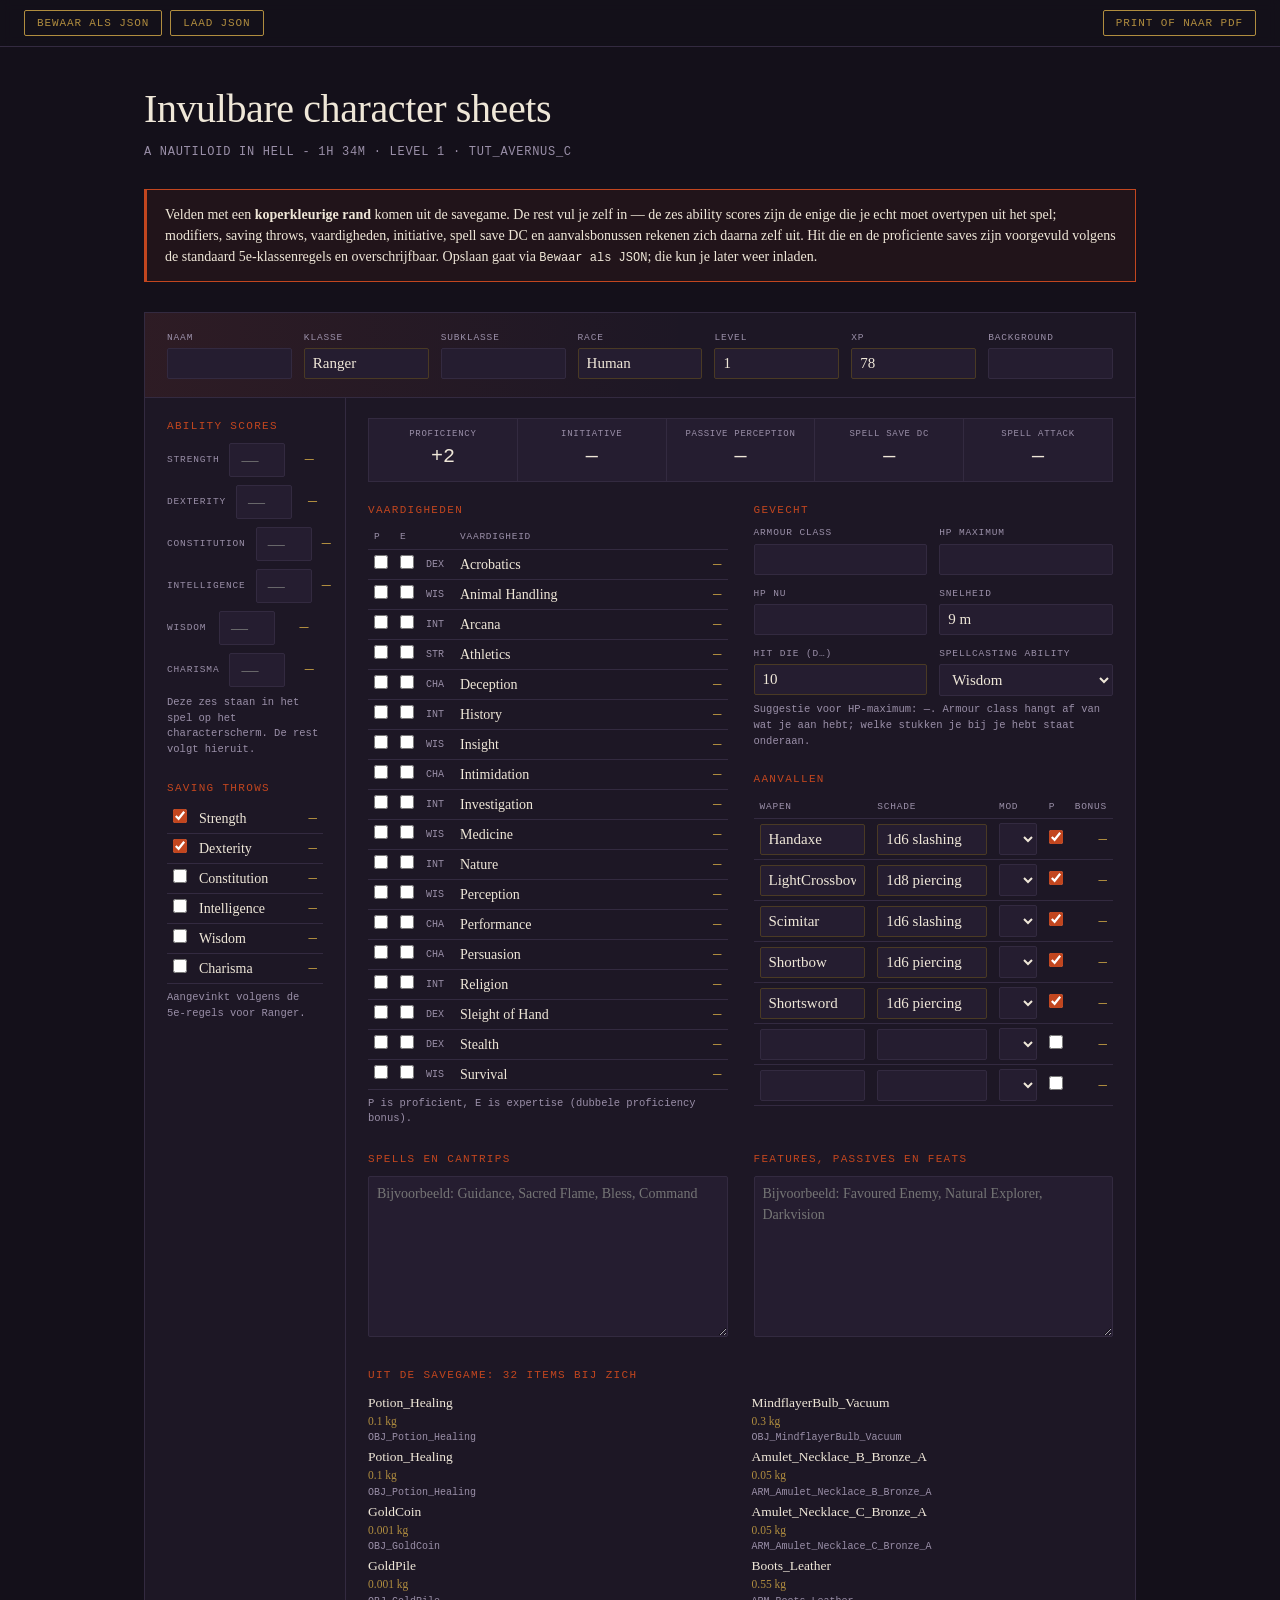
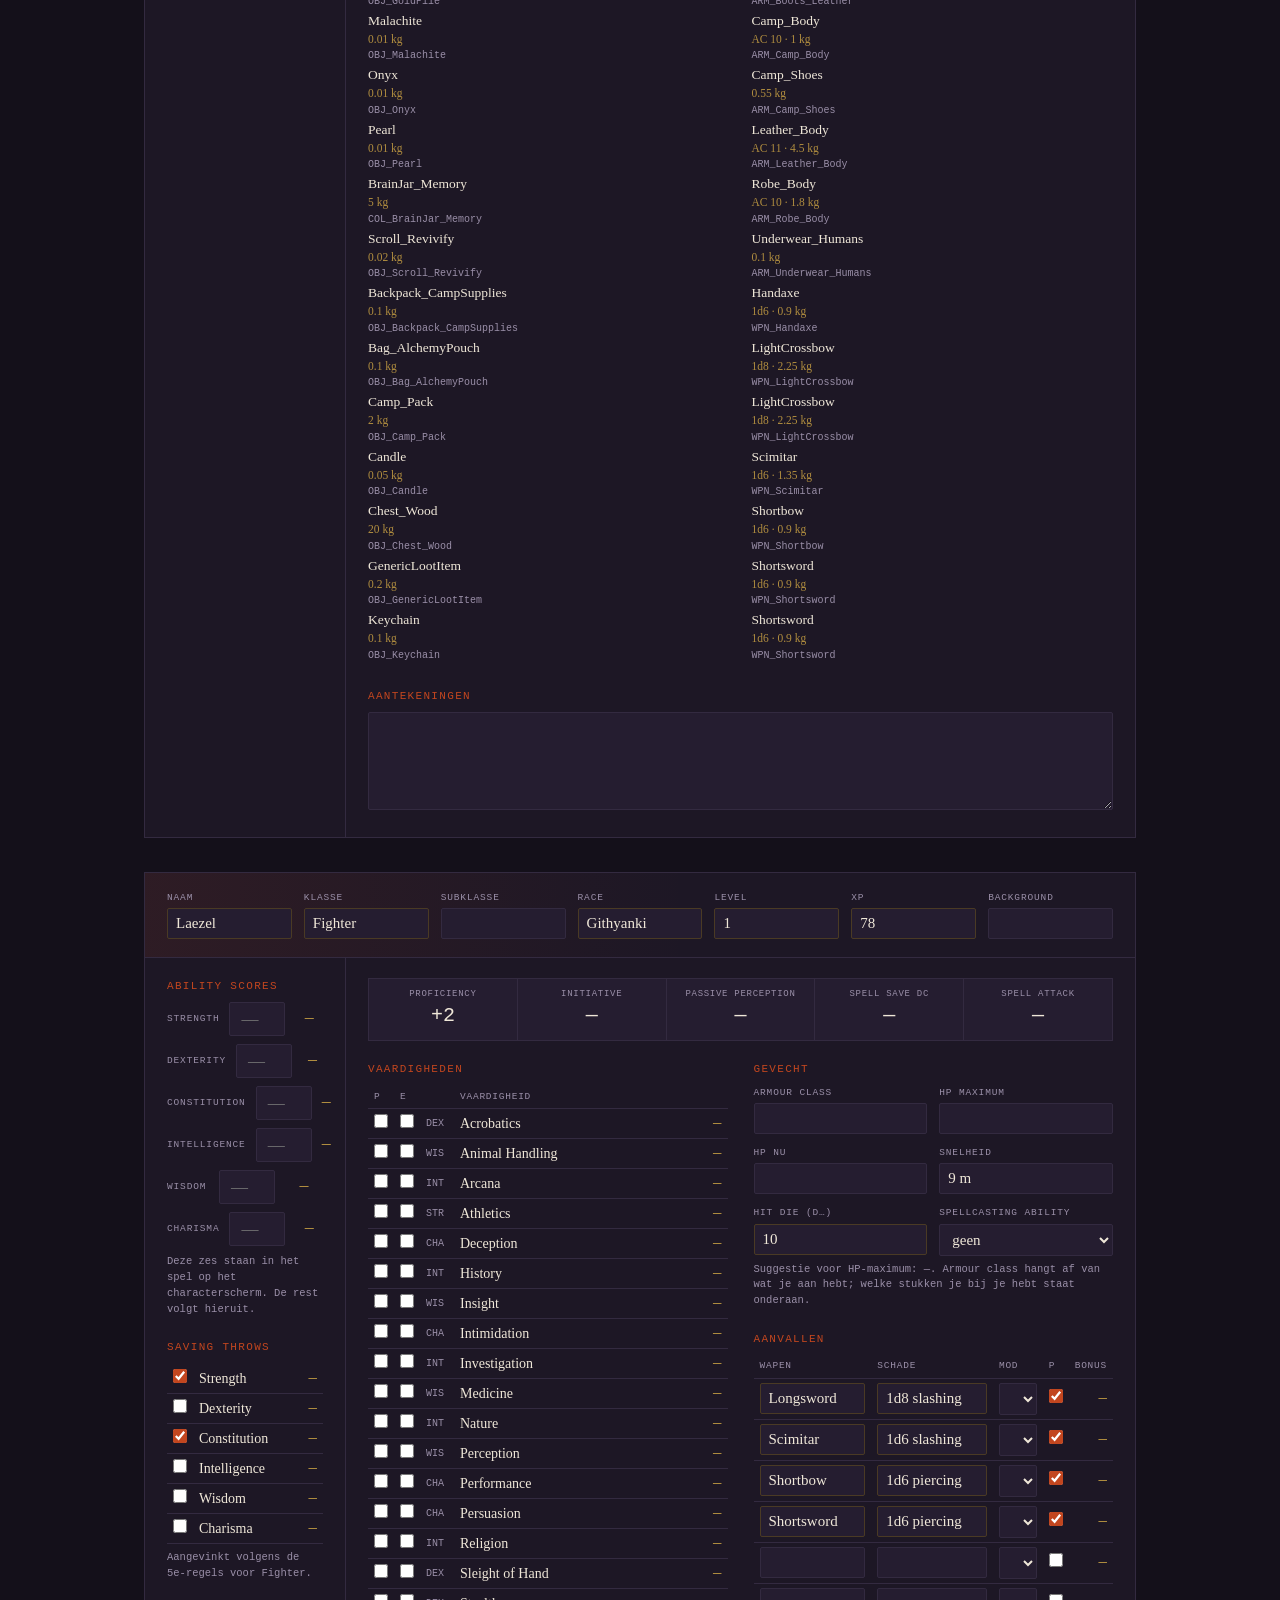
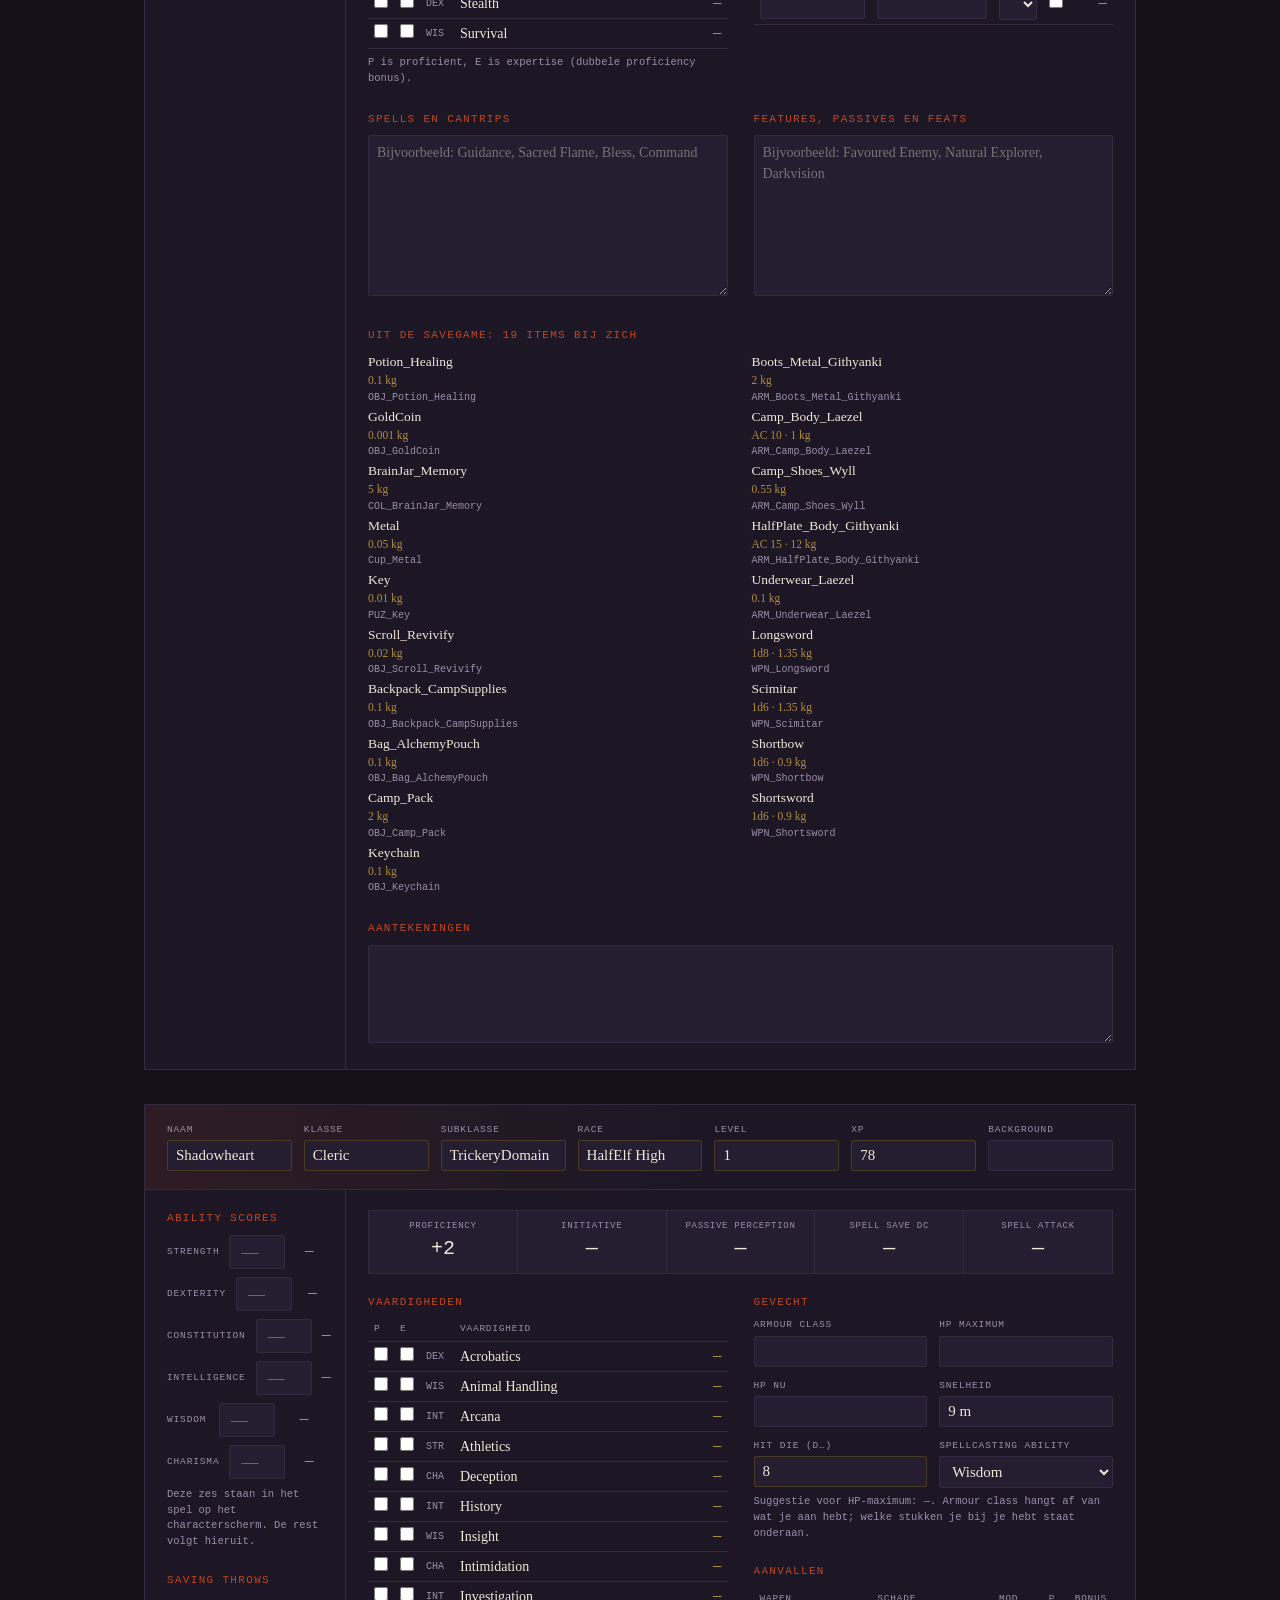
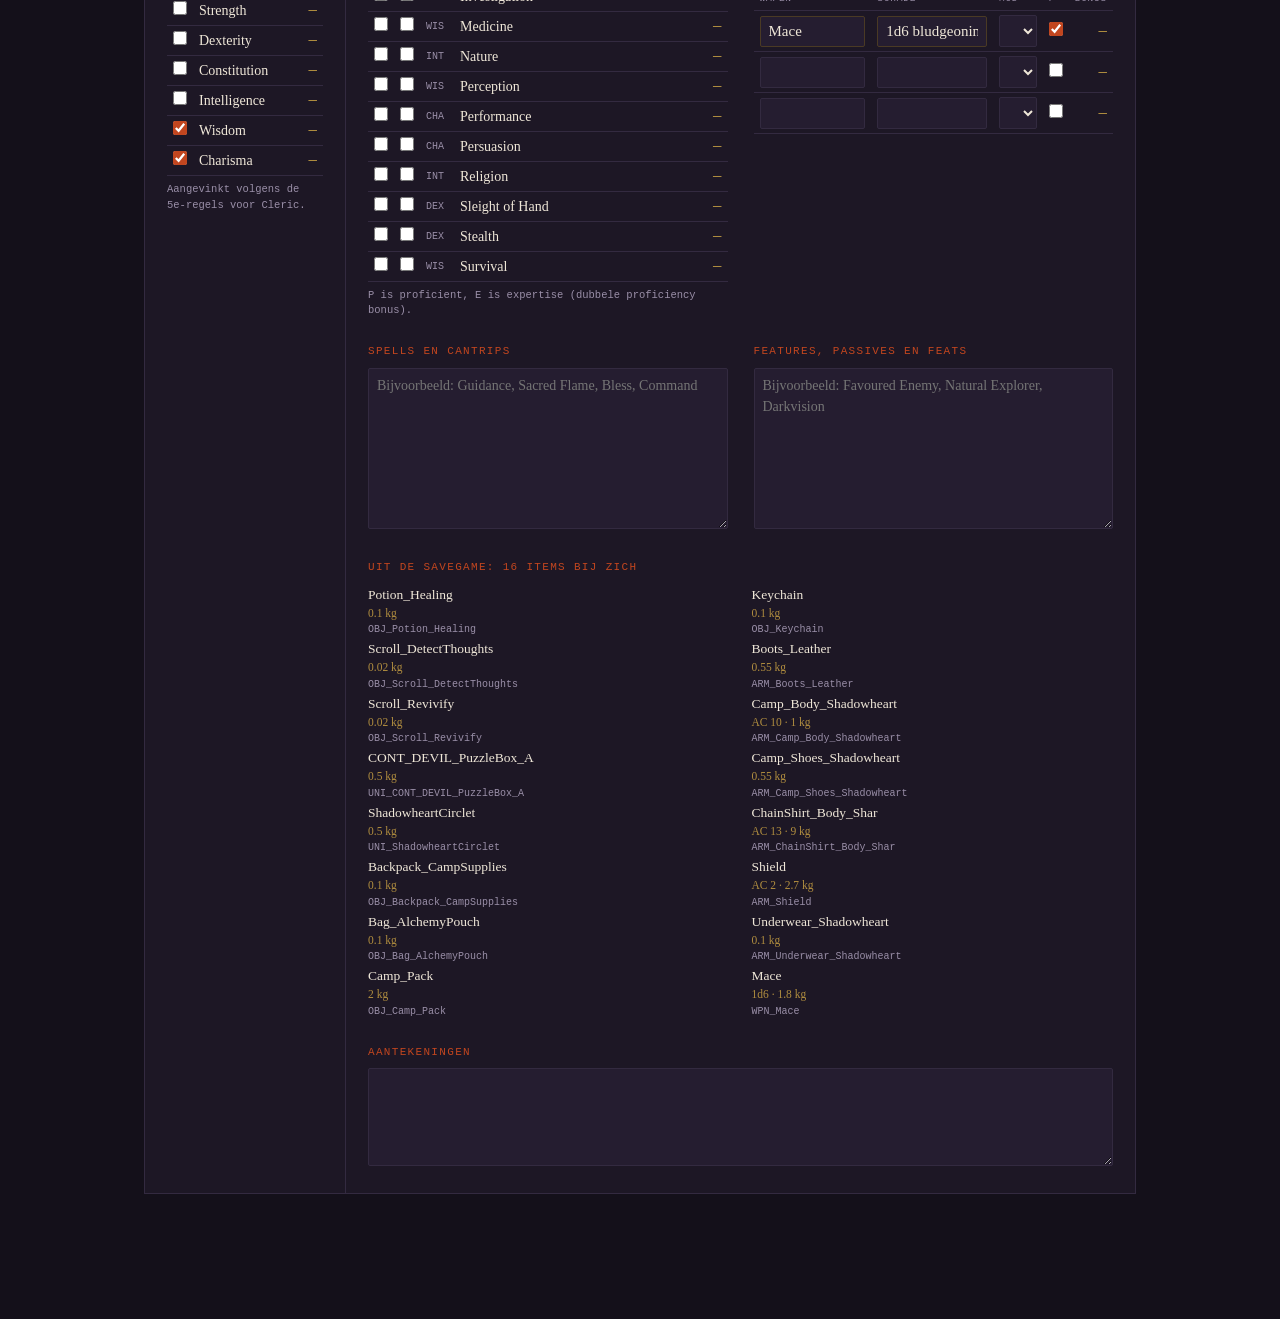
<file: uitvoer/fillable_sheets.html>
<!doctype html><html lang='nl'><head><meta charset='utf-8'>
<meta name='viewport' content='width=device-width,initial-scale=1'>
<title>Invulbare character sheets — A Nautiloid in Hell - 1h 34m</title>
<style>
:root{
  --ink:#14101a; --ink-2:#1d1725; --line:#332a40; --field:#251d30;
  --vellum:#efe7d8; --muted:#9a8fa8; --ember:#c2461f; --brass:#b08d3f;
  --display:"Iowan Old Style","Palatino Linotype",Palatino,Georgia,serif;
  --mono:ui-monospace,"SF Mono","Cascadia Code",Consolas,monospace;
}
*{box-sizing:border-box}
body{margin:0;background:var(--ink);color:var(--vellum);
  font-family:var(--display);font-size:15px;line-height:1.5}
.wrap{max-width:1040px;margin:0 auto;padding:32px 24px 90px}
h1{font-size:clamp(26px,4vw,40px);margin:0 0 4px;font-weight:400;
  letter-spacing:-.01em}
.deck{color:var(--muted);font-family:var(--mono);font-size:12px;
  letter-spacing:.06em;text-transform:uppercase;margin:0 0 28px}
h2{font-size:12.5px;font-family:var(--mono);letter-spacing:.14em;
  text-transform:uppercase;color:var(--muted);font-weight:400;
  margin:0 0 16px;padding-bottom:8px;border-bottom:1px solid var(--line)}
h3{font-size:11px;font-family:var(--mono);letter-spacing:.12em;
  text-transform:uppercase;color:var(--ember);font-weight:400;margin:0 0 8px}

.bar{position:sticky;top:0;z-index:5;background:rgba(20,16,26,.94);
  border-bottom:1px solid var(--line);padding:10px 24px;
  display:flex;flex-wrap:wrap;gap:8px;align-items:center;
  backdrop-filter:blur(6px)}
.bar .spacer{flex:1}
button{font-family:var(--mono);font-size:11px;letter-spacing:.08em;
  text-transform:uppercase;background:transparent;color:var(--brass);
  border:1px solid var(--brass);border-radius:2px;padding:6px 12px;
  cursor:pointer}
button:hover{background:var(--brass);color:var(--ink)}
button:focus-visible,input:focus-visible,textarea:focus-visible{
  outline:2px solid var(--ember);outline-offset:1px}

.sheet{border:1px solid var(--line);background:var(--ink-2);
  margin-bottom:34px;break-inside:avoid}
.sheet>header{padding:18px 22px;border-bottom:1px solid var(--line);
  background:linear-gradient(90deg,rgba(194,70,31,.10),transparent 55%)}
.ident{display:grid;grid-template-columns:repeat(auto-fit,minmax(120px,1fr));
  gap:12px}
.body{display:grid;grid-template-columns:200px 1fr;gap:0}
@media(max-width:820px){.body{grid-template-columns:1fr}}
.pane{padding:20px 22px}
.pane+.pane{border-left:1px solid var(--line)}
@media(max-width:820px){.pane+.pane{border-left:0;border-top:1px solid var(--line)}}
.cols{display:grid;grid-template-columns:1fr 1fr;gap:26px}
@media(max-width:680px){.cols{grid-template-columns:1fr}}

label{display:block;font-family:var(--mono);font-size:9.5px;
  letter-spacing:.09em;text-transform:uppercase;color:var(--muted);
  margin-bottom:3px}
input[type=text],input[type=number],textarea,select{
  width:100%;background:var(--field);color:var(--vellum);
  border:1px solid var(--line);border-radius:2px;padding:6px 8px;
  font-family:var(--display);font-size:15px}
input.prefilled{border-color:#4a3a24}
textarea{font-size:14px;line-height:1.5;resize:vertical;min-height:90px}
input[type=checkbox]{accent-color:var(--ember);width:14px;height:14px;
  margin:0;cursor:pointer}

.ability{display:flex;align-items:center;gap:10px;margin-bottom:8px}
.ability label{margin:0;flex:1}
.ability input{width:56px;text-align:center;font-size:17px}
.ability output{width:38px;text-align:center;font-family:var(--mono);
  font-size:15px;color:var(--brass)}

table{width:100%;border-collapse:collapse}
td,th{padding:4px 6px;border-bottom:1px solid var(--line);text-align:left;
  font-size:14px}
th{font-family:var(--mono);font-size:9.5px;letter-spacing:.08em;
  text-transform:uppercase;color:var(--muted);font-weight:400}
td.n{text-align:right;font-family:var(--mono);color:var(--brass);width:44px}
td.c{width:26px}
td.ab{font-family:var(--mono);font-size:10px;color:var(--muted);width:34px;
  text-transform:uppercase}

.derived{display:grid;grid-template-columns:repeat(auto-fit,minmax(88px,1fr));
  gap:1px;background:var(--line);border:1px solid var(--line);margin-bottom:20px}
.derived div{background:var(--field);padding:9px 10px;text-align:center}
.derived span{display:block;font-family:var(--mono);font-size:9px;
  letter-spacing:.08em;text-transform:uppercase;color:var(--muted)}
.derived output{font-size:20px;font-family:var(--mono);color:var(--vellum)}

.hint{font-family:var(--mono);font-size:10.5px;color:var(--muted);
  margin:6px 0 0;line-height:1.5}
ul.gear{list-style:none;margin:0;padding:0;columns:2;column-gap:22px}
@media(max-width:600px){ul.gear{columns:1}}
ul.gear li{font-size:13.5px;padding:1px 0;break-inside:avoid}
ul.gear code{display:block;font-family:var(--mono);font-size:10px;
  color:var(--muted)}
ul.gear .stat{display:block;font-size:11.5px;color:var(--brass)}
.note{border:1px solid var(--ember);border-left-width:3px;
  background:rgba(194,70,31,.07);padding:14px 18px;margin-bottom:30px;
  font-size:14px}
.note code{font-family:var(--mono);font-size:12px}

@media print{
  body{background:#fff;color:#191423}
  .bar,.hint{display:none}
  .sheet,.pane,.derived div,input,textarea,select{background:#fff!important;
    color:#191423!important;border-color:#c9c1d2!important}
  .sheet{break-after:page}
  .derived output,td.n{color:#191423!important}
}
</style></head><body>
<div class='bar'><button id='save'>Bewaar als JSON</button><button id='load'>Laad JSON</button><input type='file' id='file' accept='.json' hidden><span class='spacer'></span><button id='print'>Print of naar PDF</button></div><div class='wrap'>
<h1>Invulbare character sheets</h1>
<p class='deck'>A Nautiloid in Hell - 1h 34m · level 1 · TUT_Avernus_C</p>
<div class='note'>Velden met een <strong>koperkleurige rand</strong> komen uit de savegame. De rest vul je zelf in — de zes ability scores zijn de enige die je echt moet overtypen uit het spel; modifiers, saving throws, vaardigheden, initiative, spell save DC en aanvalsbonussen rekenen zich daarna zelf uit. Hit die en de proficiente saves zijn voorgevuld volgens de standaard 5e-klassenregels en overschrijfbaar. Opslaan gaat via <code>Bewaar als JSON</code>; die kun je later weer inladen.</div>
<article class='sheet' data-key='char0'><header><div class='ident'>
<div><label>Naam</label><input type='text' name='char0_name' value=''></div>
<div><label>Klasse</label><input type='text' name='char0_class' value='Ranger' class='prefilled'></div>
<div><label>Subklasse</label><input type='text' name='char0_subclass' value=''></div>
<div><label>Race</label><input type='text' name='char0_race' value='Human' class='prefilled'></div>
<div><label>Level</label><input type='number' min='1' max='12' class='prefilled' name='char0_level' data-f='level' value='1'></div>
<div><label>XP</label><input type='number' name='char0_xp' value='78' class='prefilled'></div>
<div><label>Background</label><input type='text' name='char0_background' value=''></div>
</div></header><div class='body'>
<div class='pane'><h3>Ability scores</h3>
<div class='ability'><label for='char0_str'>Strength</label><input id='char0_str' type='number' min='1' max='30' name='char0_str' data-ability='str' placeholder='—'><output data-omod='str'>—</output></div>
<div class='ability'><label for='char0_dex'>Dexterity</label><input id='char0_dex' type='number' min='1' max='30' name='char0_dex' data-ability='dex' placeholder='—'><output data-omod='dex'>—</output></div>
<div class='ability'><label for='char0_con'>Constitution</label><input id='char0_con' type='number' min='1' max='30' name='char0_con' data-ability='con' placeholder='—'><output data-omod='con'>—</output></div>
<div class='ability'><label for='char0_int'>Intelligence</label><input id='char0_int' type='number' min='1' max='30' name='char0_int' data-ability='int' placeholder='—'><output data-omod='int'>—</output></div>
<div class='ability'><label for='char0_wis'>Wisdom</label><input id='char0_wis' type='number' min='1' max='30' name='char0_wis' data-ability='wis' placeholder='—'><output data-omod='wis'>—</output></div>
<div class='ability'><label for='char0_cha'>Charisma</label><input id='char0_cha' type='number' min='1' max='30' name='char0_cha' data-ability='cha' placeholder='—'><output data-omod='cha'>—</output></div>
<p class='hint'>Deze zes staan in het spel op het characterscherm. De rest volgt hieruit.</p>
<h3 style='margin-top:22px'>Saving throws</h3><table>
<tr data-save='str'><td class='c'><input type='checkbox' name='char0_save_str' checked></td><td>Strength</td><td class='n'><output>—</output></td></tr>
<tr data-save='dex'><td class='c'><input type='checkbox' name='char0_save_dex' checked></td><td>Dexterity</td><td class='n'><output>—</output></td></tr>
<tr data-save='con'><td class='c'><input type='checkbox' name='char0_save_con'></td><td>Constitution</td><td class='n'><output>—</output></td></tr>
<tr data-save='int'><td class='c'><input type='checkbox' name='char0_save_int'></td><td>Intelligence</td><td class='n'><output>—</output></td></tr>
<tr data-save='wis'><td class='c'><input type='checkbox' name='char0_save_wis'></td><td>Wisdom</td><td class='n'><output>—</output></td></tr>
<tr data-save='cha'><td class='c'><input type='checkbox' name='char0_save_cha'></td><td>Charisma</td><td class='n'><output>—</output></td></tr>
</table>
<p class='hint'>Aangevinkt volgens de 5e-regels voor Ranger.</p>
</div>
<div class='pane'>
<div class='derived'><div><span>Proficiency</span><output data-o='prof'>+2</output></div><div><span>Initiative</span><output data-o='init'>—</output></div><div><span>Passive perception</span><output data-o='passive'>—</output></div><div><span>Spell save DC</span><output data-o='dc'>—</output></div><div><span>Spell attack</span><output data-o='spellatk'>—</output></div></div>
<div class='cols'><div>
<h3>Vaardigheden</h3><table><tr><th>P</th><th>E</th><th></th><th>Vaardigheid</th><th></th></tr>
<tr data-skill='Acrobatics' data-ab='dex'><td class='c'><input type='checkbox' name='char0_skill_Acrobatics'></td><td class='c'><input type='checkbox' name='char0_exp_Acrobatics'></td><td class='ab'>dex</td><td>Acrobatics</td><td class='n'><output>—</output></td></tr>
<tr data-skill='Animal Handling' data-ab='wis'><td class='c'><input type='checkbox' name='char0_skill_AnimalHandling'></td><td class='c'><input type='checkbox' name='char0_exp_AnimalHandling'></td><td class='ab'>wis</td><td>Animal Handling</td><td class='n'><output>—</output></td></tr>
<tr data-skill='Arcana' data-ab='int'><td class='c'><input type='checkbox' name='char0_skill_Arcana'></td><td class='c'><input type='checkbox' name='char0_exp_Arcana'></td><td class='ab'>int</td><td>Arcana</td><td class='n'><output>—</output></td></tr>
<tr data-skill='Athletics' data-ab='str'><td class='c'><input type='checkbox' name='char0_skill_Athletics'></td><td class='c'><input type='checkbox' name='char0_exp_Athletics'></td><td class='ab'>str</td><td>Athletics</td><td class='n'><output>—</output></td></tr>
<tr data-skill='Deception' data-ab='cha'><td class='c'><input type='checkbox' name='char0_skill_Deception'></td><td class='c'><input type='checkbox' name='char0_exp_Deception'></td><td class='ab'>cha</td><td>Deception</td><td class='n'><output>—</output></td></tr>
<tr data-skill='History' data-ab='int'><td class='c'><input type='checkbox' name='char0_skill_History'></td><td class='c'><input type='checkbox' name='char0_exp_History'></td><td class='ab'>int</td><td>History</td><td class='n'><output>—</output></td></tr>
<tr data-skill='Insight' data-ab='wis'><td class='c'><input type='checkbox' name='char0_skill_Insight'></td><td class='c'><input type='checkbox' name='char0_exp_Insight'></td><td class='ab'>wis</td><td>Insight</td><td class='n'><output>—</output></td></tr>
<tr data-skill='Intimidation' data-ab='cha'><td class='c'><input type='checkbox' name='char0_skill_Intimidation'></td><td class='c'><input type='checkbox' name='char0_exp_Intimidation'></td><td class='ab'>cha</td><td>Intimidation</td><td class='n'><output>—</output></td></tr>
<tr data-skill='Investigation' data-ab='int'><td class='c'><input type='checkbox' name='char0_skill_Investigation'></td><td class='c'><input type='checkbox' name='char0_exp_Investigation'></td><td class='ab'>int</td><td>Investigation</td><td class='n'><output>—</output></td></tr>
<tr data-skill='Medicine' data-ab='wis'><td class='c'><input type='checkbox' name='char0_skill_Medicine'></td><td class='c'><input type='checkbox' name='char0_exp_Medicine'></td><td class='ab'>wis</td><td>Medicine</td><td class='n'><output>—</output></td></tr>
<tr data-skill='Nature' data-ab='int'><td class='c'><input type='checkbox' name='char0_skill_Nature'></td><td class='c'><input type='checkbox' name='char0_exp_Nature'></td><td class='ab'>int</td><td>Nature</td><td class='n'><output>—</output></td></tr>
<tr data-skill='Perception' data-ab='wis'><td class='c'><input type='checkbox' name='char0_skill_Perception'></td><td class='c'><input type='checkbox' name='char0_exp_Perception'></td><td class='ab'>wis</td><td>Perception</td><td class='n'><output>—</output></td></tr>
<tr data-skill='Performance' data-ab='cha'><td class='c'><input type='checkbox' name='char0_skill_Performance'></td><td class='c'><input type='checkbox' name='char0_exp_Performance'></td><td class='ab'>cha</td><td>Performance</td><td class='n'><output>—</output></td></tr>
<tr data-skill='Persuasion' data-ab='cha'><td class='c'><input type='checkbox' name='char0_skill_Persuasion'></td><td class='c'><input type='checkbox' name='char0_exp_Persuasion'></td><td class='ab'>cha</td><td>Persuasion</td><td class='n'><output>—</output></td></tr>
<tr data-skill='Religion' data-ab='int'><td class='c'><input type='checkbox' name='char0_skill_Religion'></td><td class='c'><input type='checkbox' name='char0_exp_Religion'></td><td class='ab'>int</td><td>Religion</td><td class='n'><output>—</output></td></tr>
<tr data-skill='Sleight of Hand' data-ab='dex'><td class='c'><input type='checkbox' name='char0_skill_SleightofHand'></td><td class='c'><input type='checkbox' name='char0_exp_SleightofHand'></td><td class='ab'>dex</td><td>Sleight of Hand</td><td class='n'><output>—</output></td></tr>
<tr data-skill='Stealth' data-ab='dex'><td class='c'><input type='checkbox' name='char0_skill_Stealth'></td><td class='c'><input type='checkbox' name='char0_exp_Stealth'></td><td class='ab'>dex</td><td>Stealth</td><td class='n'><output>—</output></td></tr>
<tr data-skill='Survival' data-ab='wis'><td class='c'><input type='checkbox' name='char0_skill_Survival'></td><td class='c'><input type='checkbox' name='char0_exp_Survival'></td><td class='ab'>wis</td><td>Survival</td><td class='n'><output>—</output></td></tr>
</table><p class='hint'>P is proficient, E is expertise (dubbele proficiency bonus).</p>
</div><div>
<h3>Gevecht</h3><div class='ident'>
<div><label>Armour class</label><input type='number' name='char0_ac' value=''></div>
<div><label>HP maximum</label><input type='number' name='char0_hp_max' value=''></div>
<div><label>HP nu</label><input type='number' name='char0_hp_current' value=''></div>
<div><label>Snelheid</label><input type='text' name='char0_speed' value='9 m'></div>
<div><label>Hit die (d…)</label><input type='number' name='char0_hitdie' data-f='hitdie' value='10' class='prefilled'></div>
<div><label>Spellcasting ability</label><select name='char0_spellability' data-f='spellability'><option value=''>geen</option>
<option value='str'>Strength</option>
<option value='dex'>Dexterity</option>
<option value='con'>Constitution</option>
<option value='int'>Intelligence</option>
<option value='wis' selected>Wisdom</option>
<option value='cha'>Charisma</option>
</select></div></div>
<p class='hint'>Suggestie voor HP-maximum: <output data-o='hphint'>—</output>. Armour class hangt af van wat je aan hebt; welke stukken je bij je hebt staat onderaan.</p>
<h3 style='margin-top:22px'>Aanvallen</h3><table><tr><th>Wapen</th><th>Schade</th><th>Mod</th><th>P</th><th>Bonus</th></tr>
<tr data-attack='1'><td><input type='text' name='char0_atk_name_0' value='Handaxe' class='prefilled'></td><td><input type='text' name='char0_atk_dmg_0' value='1d6 slashing' class='prefilled'></td><td><select name='char0_atk_ab_0'>
<option value='str' selected>Str</option>
<option value='dex'>Dex</option>
</select></td><td class='c'><input type='checkbox' name='char0_atk_prof_0' checked></td><td class='n'><output>—</output></td></tr>
<tr data-attack='1'><td><input type='text' name='char0_atk_name_1' value='LightCrossbow' class='prefilled'></td><td><input type='text' name='char0_atk_dmg_1' value='1d8 piercing' class='prefilled'></td><td><select name='char0_atk_ab_1'>
<option value='str'>Str</option>
<option value='dex' selected>Dex</option>
</select></td><td class='c'><input type='checkbox' name='char0_atk_prof_1' checked></td><td class='n'><output>—</output></td></tr>
<tr data-attack='1'><td><input type='text' name='char0_atk_name_2' value='Scimitar' class='prefilled'></td><td><input type='text' name='char0_atk_dmg_2' value='1d6 slashing' class='prefilled'></td><td><select name='char0_atk_ab_2'>
<option value='str' selected>Str</option>
<option value='dex'>Dex</option>
</select></td><td class='c'><input type='checkbox' name='char0_atk_prof_2' checked></td><td class='n'><output>—</output></td></tr>
<tr data-attack='1'><td><input type='text' name='char0_atk_name_3' value='Shortbow' class='prefilled'></td><td><input type='text' name='char0_atk_dmg_3' value='1d6 piercing' class='prefilled'></td><td><select name='char0_atk_ab_3'>
<option value='str' selected>Str</option>
<option value='dex'>Dex</option>
</select></td><td class='c'><input type='checkbox' name='char0_atk_prof_3' checked></td><td class='n'><output>—</output></td></tr>
<tr data-attack='1'><td><input type='text' name='char0_atk_name_4' value='Shortsword' class='prefilled'></td><td><input type='text' name='char0_atk_dmg_4' value='1d6 piercing' class='prefilled'></td><td><select name='char0_atk_ab_4'>
<option value='str' selected>Str</option>
<option value='dex'>Dex</option>
</select></td><td class='c'><input type='checkbox' name='char0_atk_prof_4' checked></td><td class='n'><output>—</output></td></tr>
<tr data-attack='1'><td><input type='text' name='char0_atk_name_5'></td><td><input type='text' name='char0_atk_dmg_5'></td><td><select name='char0_atk_ab_5'><option value='str'>Str</option><option value='dex'>Dex</option></select></td><td class='c'><input type='checkbox' name='char0_atk_prof_5'></td><td class='n'><output>—</output></td></tr>
<tr data-attack='1'><td><input type='text' name='char0_atk_name_6'></td><td><input type='text' name='char0_atk_dmg_6'></td><td><select name='char0_atk_ab_6'><option value='str'>Str</option><option value='dex'>Dex</option></select></td><td class='c'><input type='checkbox' name='char0_atk_prof_6'></td><td class='n'><output>—</output></td></tr>
</table>
</div></div>
<div class='cols' style='margin-top:24px'><div><h3>Spells en cantrips</h3><textarea name='char0_spells' rows='7' placeholder='Bijvoorbeeld: Guidance, Sacred Flame, Bless, Command'></textarea></div><div><h3>Features, passives en feats</h3><textarea name='char0_features' rows='7' placeholder='Bijvoorbeeld: Favoured Enemy, Natural Explorer, Darkvision'></textarea></div></div>
<h3 style='margin-top:24px'>Uit de savegame: 32 items bij zich</h3><ul class='gear'>
<li>Potion_Healing
<span class='stat'>0.1 kg</span>
<code>OBJ_Potion_Healing</code></li>
<li>Potion_Healing
<span class='stat'>0.1 kg</span>
<code>OBJ_Potion_Healing</code></li>
<li>GoldCoin
<span class='stat'>0.001 kg</span>
<code>OBJ_GoldCoin</code></li>
<li>GoldPile
<span class='stat'>0.001 kg</span>
<code>OBJ_GoldPile</code></li>
<li>Malachite
<span class='stat'>0.01 kg</span>
<code>OBJ_Malachite</code></li>
<li>Onyx
<span class='stat'>0.01 kg</span>
<code>OBJ_Onyx</code></li>
<li>Pearl
<span class='stat'>0.01 kg</span>
<code>OBJ_Pearl</code></li>
<li>BrainJar_Memory
<span class='stat'>5 kg</span>
<code>COL_BrainJar_Memory</code></li>
<li>Scroll_Revivify
<span class='stat'>0.02 kg</span>
<code>OBJ_Scroll_Revivify</code></li>
<li>Backpack_CampSupplies
<span class='stat'>0.1 kg</span>
<code>OBJ_Backpack_CampSupplies</code></li>
<li>Bag_AlchemyPouch
<span class='stat'>0.1 kg</span>
<code>OBJ_Bag_AlchemyPouch</code></li>
<li>Camp_Pack
<span class='stat'>2 kg</span>
<code>OBJ_Camp_Pack</code></li>
<li>Candle
<span class='stat'>0.05 kg</span>
<code>OBJ_Candle</code></li>
<li>Chest_Wood
<span class='stat'>20 kg</span>
<code>OBJ_Chest_Wood</code></li>
<li>GenericLootItem
<span class='stat'>0.2 kg</span>
<code>OBJ_GenericLootItem</code></li>
<li>Keychain
<span class='stat'>0.1 kg</span>
<code>OBJ_Keychain</code></li>
<li>MindflayerBulb_Vacuum
<span class='stat'>0.3 kg</span>
<code>OBJ_MindflayerBulb_Vacuum</code></li>
<li>Amulet_Necklace_B_Bronze_A
<span class='stat'>0.05 kg</span>
<code>ARM_Amulet_Necklace_B_Bronze_A</code></li>
<li>Amulet_Necklace_C_Bronze_A
<span class='stat'>0.05 kg</span>
<code>ARM_Amulet_Necklace_C_Bronze_A</code></li>
<li>Boots_Leather
<span class='stat'>0.55 kg</span>
<code>ARM_Boots_Leather</code></li>
<li>Camp_Body
<span class='stat'>AC 10 · 1 kg</span>
<code>ARM_Camp_Body</code></li>
<li>Camp_Shoes
<span class='stat'>0.55 kg</span>
<code>ARM_Camp_Shoes</code></li>
<li>Leather_Body
<span class='stat'>AC 11 · 4.5 kg</span>
<code>ARM_Leather_Body</code></li>
<li>Robe_Body
<span class='stat'>AC 10 · 1.8 kg</span>
<code>ARM_Robe_Body</code></li>
<li>Underwear_Humans
<span class='stat'>0.1 kg</span>
<code>ARM_Underwear_Humans</code></li>
<li>Handaxe
<span class='stat'>1d6 · 0.9 kg</span>
<code>WPN_Handaxe</code></li>
<li>LightCrossbow
<span class='stat'>1d8 · 2.25 kg</span>
<code>WPN_LightCrossbow</code></li>
<li>LightCrossbow
<span class='stat'>1d8 · 2.25 kg</span>
<code>WPN_LightCrossbow</code></li>
<li>Scimitar
<span class='stat'>1d6 · 1.35 kg</span>
<code>WPN_Scimitar</code></li>
<li>Shortbow
<span class='stat'>1d6 · 0.9 kg</span>
<code>WPN_Shortbow</code></li>
<li>Shortsword
<span class='stat'>1d6 · 0.9 kg</span>
<code>WPN_Shortsword</code></li>
<li>Shortsword
<span class='stat'>1d6 · 0.9 kg</span>
<code>WPN_Shortsword</code></li>
</ul>
<h3 style='margin-top:24px'>Aantekeningen</h3><textarea name='char0_notes' rows='4'></textarea>
</div></div></article>
<article class='sheet' data-key='char1'><header><div class='ident'>
<div><label>Naam</label><input type='text' name='char1_name' value='Laezel' class='prefilled'></div>
<div><label>Klasse</label><input type='text' name='char1_class' value='Fighter' class='prefilled'></div>
<div><label>Subklasse</label><input type='text' name='char1_subclass' value=''></div>
<div><label>Race</label><input type='text' name='char1_race' value='Githyanki' class='prefilled'></div>
<div><label>Level</label><input type='number' min='1' max='12' class='prefilled' name='char1_level' data-f='level' value='1'></div>
<div><label>XP</label><input type='number' name='char1_xp' value='78' class='prefilled'></div>
<div><label>Background</label><input type='text' name='char1_background' value=''></div>
</div></header><div class='body'>
<div class='pane'><h3>Ability scores</h3>
<div class='ability'><label for='char1_str'>Strength</label><input id='char1_str' type='number' min='1' max='30' name='char1_str' data-ability='str' placeholder='—'><output data-omod='str'>—</output></div>
<div class='ability'><label for='char1_dex'>Dexterity</label><input id='char1_dex' type='number' min='1' max='30' name='char1_dex' data-ability='dex' placeholder='—'><output data-omod='dex'>—</output></div>
<div class='ability'><label for='char1_con'>Constitution</label><input id='char1_con' type='number' min='1' max='30' name='char1_con' data-ability='con' placeholder='—'><output data-omod='con'>—</output></div>
<div class='ability'><label for='char1_int'>Intelligence</label><input id='char1_int' type='number' min='1' max='30' name='char1_int' data-ability='int' placeholder='—'><output data-omod='int'>—</output></div>
<div class='ability'><label for='char1_wis'>Wisdom</label><input id='char1_wis' type='number' min='1' max='30' name='char1_wis' data-ability='wis' placeholder='—'><output data-omod='wis'>—</output></div>
<div class='ability'><label for='char1_cha'>Charisma</label><input id='char1_cha' type='number' min='1' max='30' name='char1_cha' data-ability='cha' placeholder='—'><output data-omod='cha'>—</output></div>
<p class='hint'>Deze zes staan in het spel op het characterscherm. De rest volgt hieruit.</p>
<h3 style='margin-top:22px'>Saving throws</h3><table>
<tr data-save='str'><td class='c'><input type='checkbox' name='char1_save_str' checked></td><td>Strength</td><td class='n'><output>—</output></td></tr>
<tr data-save='dex'><td class='c'><input type='checkbox' name='char1_save_dex'></td><td>Dexterity</td><td class='n'><output>—</output></td></tr>
<tr data-save='con'><td class='c'><input type='checkbox' name='char1_save_con' checked></td><td>Constitution</td><td class='n'><output>—</output></td></tr>
<tr data-save='int'><td class='c'><input type='checkbox' name='char1_save_int'></td><td>Intelligence</td><td class='n'><output>—</output></td></tr>
<tr data-save='wis'><td class='c'><input type='checkbox' name='char1_save_wis'></td><td>Wisdom</td><td class='n'><output>—</output></td></tr>
<tr data-save='cha'><td class='c'><input type='checkbox' name='char1_save_cha'></td><td>Charisma</td><td class='n'><output>—</output></td></tr>
</table>
<p class='hint'>Aangevinkt volgens de 5e-regels voor Fighter.</p>
</div>
<div class='pane'>
<div class='derived'><div><span>Proficiency</span><output data-o='prof'>+2</output></div><div><span>Initiative</span><output data-o='init'>—</output></div><div><span>Passive perception</span><output data-o='passive'>—</output></div><div><span>Spell save DC</span><output data-o='dc'>—</output></div><div><span>Spell attack</span><output data-o='spellatk'>—</output></div></div>
<div class='cols'><div>
<h3>Vaardigheden</h3><table><tr><th>P</th><th>E</th><th></th><th>Vaardigheid</th><th></th></tr>
<tr data-skill='Acrobatics' data-ab='dex'><td class='c'><input type='checkbox' name='char1_skill_Acrobatics'></td><td class='c'><input type='checkbox' name='char1_exp_Acrobatics'></td><td class='ab'>dex</td><td>Acrobatics</td><td class='n'><output>—</output></td></tr>
<tr data-skill='Animal Handling' data-ab='wis'><td class='c'><input type='checkbox' name='char1_skill_AnimalHandling'></td><td class='c'><input type='checkbox' name='char1_exp_AnimalHandling'></td><td class='ab'>wis</td><td>Animal Handling</td><td class='n'><output>—</output></td></tr>
<tr data-skill='Arcana' data-ab='int'><td class='c'><input type='checkbox' name='char1_skill_Arcana'></td><td class='c'><input type='checkbox' name='char1_exp_Arcana'></td><td class='ab'>int</td><td>Arcana</td><td class='n'><output>—</output></td></tr>
<tr data-skill='Athletics' data-ab='str'><td class='c'><input type='checkbox' name='char1_skill_Athletics'></td><td class='c'><input type='checkbox' name='char1_exp_Athletics'></td><td class='ab'>str</td><td>Athletics</td><td class='n'><output>—</output></td></tr>
<tr data-skill='Deception' data-ab='cha'><td class='c'><input type='checkbox' name='char1_skill_Deception'></td><td class='c'><input type='checkbox' name='char1_exp_Deception'></td><td class='ab'>cha</td><td>Deception</td><td class='n'><output>—</output></td></tr>
<tr data-skill='History' data-ab='int'><td class='c'><input type='checkbox' name='char1_skill_History'></td><td class='c'><input type='checkbox' name='char1_exp_History'></td><td class='ab'>int</td><td>History</td><td class='n'><output>—</output></td></tr>
<tr data-skill='Insight' data-ab='wis'><td class='c'><input type='checkbox' name='char1_skill_Insight'></td><td class='c'><input type='checkbox' name='char1_exp_Insight'></td><td class='ab'>wis</td><td>Insight</td><td class='n'><output>—</output></td></tr>
<tr data-skill='Intimidation' data-ab='cha'><td class='c'><input type='checkbox' name='char1_skill_Intimidation'></td><td class='c'><input type='checkbox' name='char1_exp_Intimidation'></td><td class='ab'>cha</td><td>Intimidation</td><td class='n'><output>—</output></td></tr>
<tr data-skill='Investigation' data-ab='int'><td class='c'><input type='checkbox' name='char1_skill_Investigation'></td><td class='c'><input type='checkbox' name='char1_exp_Investigation'></td><td class='ab'>int</td><td>Investigation</td><td class='n'><output>—</output></td></tr>
<tr data-skill='Medicine' data-ab='wis'><td class='c'><input type='checkbox' name='char1_skill_Medicine'></td><td class='c'><input type='checkbox' name='char1_exp_Medicine'></td><td class='ab'>wis</td><td>Medicine</td><td class='n'><output>—</output></td></tr>
<tr data-skill='Nature' data-ab='int'><td class='c'><input type='checkbox' name='char1_skill_Nature'></td><td class='c'><input type='checkbox' name='char1_exp_Nature'></td><td class='ab'>int</td><td>Nature</td><td class='n'><output>—</output></td></tr>
<tr data-skill='Perception' data-ab='wis'><td class='c'><input type='checkbox' name='char1_skill_Perception'></td><td class='c'><input type='checkbox' name='char1_exp_Perception'></td><td class='ab'>wis</td><td>Perception</td><td class='n'><output>—</output></td></tr>
<tr data-skill='Performance' data-ab='cha'><td class='c'><input type='checkbox' name='char1_skill_Performance'></td><td class='c'><input type='checkbox' name='char1_exp_Performance'></td><td class='ab'>cha</td><td>Performance</td><td class='n'><output>—</output></td></tr>
<tr data-skill='Persuasion' data-ab='cha'><td class='c'><input type='checkbox' name='char1_skill_Persuasion'></td><td class='c'><input type='checkbox' name='char1_exp_Persuasion'></td><td class='ab'>cha</td><td>Persuasion</td><td class='n'><output>—</output></td></tr>
<tr data-skill='Religion' data-ab='int'><td class='c'><input type='checkbox' name='char1_skill_Religion'></td><td class='c'><input type='checkbox' name='char1_exp_Religion'></td><td class='ab'>int</td><td>Religion</td><td class='n'><output>—</output></td></tr>
<tr data-skill='Sleight of Hand' data-ab='dex'><td class='c'><input type='checkbox' name='char1_skill_SleightofHand'></td><td class='c'><input type='checkbox' name='char1_exp_SleightofHand'></td><td class='ab'>dex</td><td>Sleight of Hand</td><td class='n'><output>—</output></td></tr>
<tr data-skill='Stealth' data-ab='dex'><td class='c'><input type='checkbox' name='char1_skill_Stealth'></td><td class='c'><input type='checkbox' name='char1_exp_Stealth'></td><td class='ab'>dex</td><td>Stealth</td><td class='n'><output>—</output></td></tr>
<tr data-skill='Survival' data-ab='wis'><td class='c'><input type='checkbox' name='char1_skill_Survival'></td><td class='c'><input type='checkbox' name='char1_exp_Survival'></td><td class='ab'>wis</td><td>Survival</td><td class='n'><output>—</output></td></tr>
</table><p class='hint'>P is proficient, E is expertise (dubbele proficiency bonus).</p>
</div><div>
<h3>Gevecht</h3><div class='ident'>
<div><label>Armour class</label><input type='number' name='char1_ac' value=''></div>
<div><label>HP maximum</label><input type='number' name='char1_hp_max' value=''></div>
<div><label>HP nu</label><input type='number' name='char1_hp_current' value=''></div>
<div><label>Snelheid</label><input type='text' name='char1_speed' value='9 m'></div>
<div><label>Hit die (d…)</label><input type='number' name='char1_hitdie' data-f='hitdie' value='10' class='prefilled'></div>
<div><label>Spellcasting ability</label><select name='char1_spellability' data-f='spellability'><option value=''>geen</option>
<option value='str'>Strength</option>
<option value='dex'>Dexterity</option>
<option value='con'>Constitution</option>
<option value='int'>Intelligence</option>
<option value='wis'>Wisdom</option>
<option value='cha'>Charisma</option>
</select></div></div>
<p class='hint'>Suggestie voor HP-maximum: <output data-o='hphint'>—</output>. Armour class hangt af van wat je aan hebt; welke stukken je bij je hebt staat onderaan.</p>
<h3 style='margin-top:22px'>Aanvallen</h3><table><tr><th>Wapen</th><th>Schade</th><th>Mod</th><th>P</th><th>Bonus</th></tr>
<tr data-attack='1'><td><input type='text' name='char1_atk_name_0' value='Longsword' class='prefilled'></td><td><input type='text' name='char1_atk_dmg_0' value='1d8 slashing' class='prefilled'></td><td><select name='char1_atk_ab_0'>
<option value='str' selected>Str</option>
<option value='dex'>Dex</option>
</select></td><td class='c'><input type='checkbox' name='char1_atk_prof_0' checked></td><td class='n'><output>—</output></td></tr>
<tr data-attack='1'><td><input type='text' name='char1_atk_name_1' value='Scimitar' class='prefilled'></td><td><input type='text' name='char1_atk_dmg_1' value='1d6 slashing' class='prefilled'></td><td><select name='char1_atk_ab_1'>
<option value='str' selected>Str</option>
<option value='dex'>Dex</option>
</select></td><td class='c'><input type='checkbox' name='char1_atk_prof_1' checked></td><td class='n'><output>—</output></td></tr>
<tr data-attack='1'><td><input type='text' name='char1_atk_name_2' value='Shortbow' class='prefilled'></td><td><input type='text' name='char1_atk_dmg_2' value='1d6 piercing' class='prefilled'></td><td><select name='char1_atk_ab_2'>
<option value='str' selected>Str</option>
<option value='dex'>Dex</option>
</select></td><td class='c'><input type='checkbox' name='char1_atk_prof_2' checked></td><td class='n'><output>—</output></td></tr>
<tr data-attack='1'><td><input type='text' name='char1_atk_name_3' value='Shortsword' class='prefilled'></td><td><input type='text' name='char1_atk_dmg_3' value='1d6 piercing' class='prefilled'></td><td><select name='char1_atk_ab_3'>
<option value='str' selected>Str</option>
<option value='dex'>Dex</option>
</select></td><td class='c'><input type='checkbox' name='char1_atk_prof_3' checked></td><td class='n'><output>—</output></td></tr>
<tr data-attack='1'><td><input type='text' name='char1_atk_name_4'></td><td><input type='text' name='char1_atk_dmg_4'></td><td><select name='char1_atk_ab_4'><option value='str'>Str</option><option value='dex'>Dex</option></select></td><td class='c'><input type='checkbox' name='char1_atk_prof_4'></td><td class='n'><output>—</output></td></tr>
<tr data-attack='1'><td><input type='text' name='char1_atk_name_5'></td><td><input type='text' name='char1_atk_dmg_5'></td><td><select name='char1_atk_ab_5'><option value='str'>Str</option><option value='dex'>Dex</option></select></td><td class='c'><input type='checkbox' name='char1_atk_prof_5'></td><td class='n'><output>—</output></td></tr>
</table>
</div></div>
<div class='cols' style='margin-top:24px'><div><h3>Spells en cantrips</h3><textarea name='char1_spells' rows='7' placeholder='Bijvoorbeeld: Guidance, Sacred Flame, Bless, Command'></textarea></div><div><h3>Features, passives en feats</h3><textarea name='char1_features' rows='7' placeholder='Bijvoorbeeld: Favoured Enemy, Natural Explorer, Darkvision'></textarea></div></div>
<h3 style='margin-top:24px'>Uit de savegame: 19 items bij zich</h3><ul class='gear'>
<li>Potion_Healing
<span class='stat'>0.1 kg</span>
<code>OBJ_Potion_Healing</code></li>
<li>GoldCoin
<span class='stat'>0.001 kg</span>
<code>OBJ_GoldCoin</code></li>
<li>BrainJar_Memory
<span class='stat'>5 kg</span>
<code>COL_BrainJar_Memory</code></li>
<li>Metal
<span class='stat'>0.05 kg</span>
<code>Cup_Metal</code></li>
<li>Key
<span class='stat'>0.01 kg</span>
<code>PUZ_Key</code></li>
<li>Scroll_Revivify
<span class='stat'>0.02 kg</span>
<code>OBJ_Scroll_Revivify</code></li>
<li>Backpack_CampSupplies
<span class='stat'>0.1 kg</span>
<code>OBJ_Backpack_CampSupplies</code></li>
<li>Bag_AlchemyPouch
<span class='stat'>0.1 kg</span>
<code>OBJ_Bag_AlchemyPouch</code></li>
<li>Camp_Pack
<span class='stat'>2 kg</span>
<code>OBJ_Camp_Pack</code></li>
<li>Keychain
<span class='stat'>0.1 kg</span>
<code>OBJ_Keychain</code></li>
<li>Boots_Metal_Githyanki
<span class='stat'>2 kg</span>
<code>ARM_Boots_Metal_Githyanki</code></li>
<li>Camp_Body_Laezel
<span class='stat'>AC 10 · 1 kg</span>
<code>ARM_Camp_Body_Laezel</code></li>
<li>Camp_Shoes_Wyll
<span class='stat'>0.55 kg</span>
<code>ARM_Camp_Shoes_Wyll</code></li>
<li>HalfPlate_Body_Githyanki
<span class='stat'>AC 15 · 12 kg</span>
<code>ARM_HalfPlate_Body_Githyanki</code></li>
<li>Underwear_Laezel
<span class='stat'>0.1 kg</span>
<code>ARM_Underwear_Laezel</code></li>
<li>Longsword
<span class='stat'>1d8 · 1.35 kg</span>
<code>WPN_Longsword</code></li>
<li>Scimitar
<span class='stat'>1d6 · 1.35 kg</span>
<code>WPN_Scimitar</code></li>
<li>Shortbow
<span class='stat'>1d6 · 0.9 kg</span>
<code>WPN_Shortbow</code></li>
<li>Shortsword
<span class='stat'>1d6 · 0.9 kg</span>
<code>WPN_Shortsword</code></li>
</ul>
<h3 style='margin-top:24px'>Aantekeningen</h3><textarea name='char1_notes' rows='4'></textarea>
</div></div></article>
<article class='sheet' data-key='char2'><header><div class='ident'>
<div><label>Naam</label><input type='text' name='char2_name' value='Shadowheart' class='prefilled'></div>
<div><label>Klasse</label><input type='text' name='char2_class' value='Cleric' class='prefilled'></div>
<div><label>Subklasse</label><input type='text' name='char2_subclass' value='TrickeryDomain' class='prefilled'></div>
<div><label>Race</label><input type='text' name='char2_race' value='HalfElf High' class='prefilled'></div>
<div><label>Level</label><input type='number' min='1' max='12' class='prefilled' name='char2_level' data-f='level' value='1'></div>
<div><label>XP</label><input type='number' name='char2_xp' value='78' class='prefilled'></div>
<div><label>Background</label><input type='text' name='char2_background' value=''></div>
</div></header><div class='body'>
<div class='pane'><h3>Ability scores</h3>
<div class='ability'><label for='char2_str'>Strength</label><input id='char2_str' type='number' min='1' max='30' name='char2_str' data-ability='str' placeholder='—'><output data-omod='str'>—</output></div>
<div class='ability'><label for='char2_dex'>Dexterity</label><input id='char2_dex' type='number' min='1' max='30' name='char2_dex' data-ability='dex' placeholder='—'><output data-omod='dex'>—</output></div>
<div class='ability'><label for='char2_con'>Constitution</label><input id='char2_con' type='number' min='1' max='30' name='char2_con' data-ability='con' placeholder='—'><output data-omod='con'>—</output></div>
<div class='ability'><label for='char2_int'>Intelligence</label><input id='char2_int' type='number' min='1' max='30' name='char2_int' data-ability='int' placeholder='—'><output data-omod='int'>—</output></div>
<div class='ability'><label for='char2_wis'>Wisdom</label><input id='char2_wis' type='number' min='1' max='30' name='char2_wis' data-ability='wis' placeholder='—'><output data-omod='wis'>—</output></div>
<div class='ability'><label for='char2_cha'>Charisma</label><input id='char2_cha' type='number' min='1' max='30' name='char2_cha' data-ability='cha' placeholder='—'><output data-omod='cha'>—</output></div>
<p class='hint'>Deze zes staan in het spel op het characterscherm. De rest volgt hieruit.</p>
<h3 style='margin-top:22px'>Saving throws</h3><table>
<tr data-save='str'><td class='c'><input type='checkbox' name='char2_save_str'></td><td>Strength</td><td class='n'><output>—</output></td></tr>
<tr data-save='dex'><td class='c'><input type='checkbox' name='char2_save_dex'></td><td>Dexterity</td><td class='n'><output>—</output></td></tr>
<tr data-save='con'><td class='c'><input type='checkbox' name='char2_save_con'></td><td>Constitution</td><td class='n'><output>—</output></td></tr>
<tr data-save='int'><td class='c'><input type='checkbox' name='char2_save_int'></td><td>Intelligence</td><td class='n'><output>—</output></td></tr>
<tr data-save='wis'><td class='c'><input type='checkbox' name='char2_save_wis' checked></td><td>Wisdom</td><td class='n'><output>—</output></td></tr>
<tr data-save='cha'><td class='c'><input type='checkbox' name='char2_save_cha' checked></td><td>Charisma</td><td class='n'><output>—</output></td></tr>
</table>
<p class='hint'>Aangevinkt volgens de 5e-regels voor Cleric.</p>
</div>
<div class='pane'>
<div class='derived'><div><span>Proficiency</span><output data-o='prof'>+2</output></div><div><span>Initiative</span><output data-o='init'>—</output></div><div><span>Passive perception</span><output data-o='passive'>—</output></div><div><span>Spell save DC</span><output data-o='dc'>—</output></div><div><span>Spell attack</span><output data-o='spellatk'>—</output></div></div>
<div class='cols'><div>
<h3>Vaardigheden</h3><table><tr><th>P</th><th>E</th><th></th><th>Vaardigheid</th><th></th></tr>
<tr data-skill='Acrobatics' data-ab='dex'><td class='c'><input type='checkbox' name='char2_skill_Acrobatics'></td><td class='c'><input type='checkbox' name='char2_exp_Acrobatics'></td><td class='ab'>dex</td><td>Acrobatics</td><td class='n'><output>—</output></td></tr>
<tr data-skill='Animal Handling' data-ab='wis'><td class='c'><input type='checkbox' name='char2_skill_AnimalHandling'></td><td class='c'><input type='checkbox' name='char2_exp_AnimalHandling'></td><td class='ab'>wis</td><td>Animal Handling</td><td class='n'><output>—</output></td></tr>
<tr data-skill='Arcana' data-ab='int'><td class='c'><input type='checkbox' name='char2_skill_Arcana'></td><td class='c'><input type='checkbox' name='char2_exp_Arcana'></td><td class='ab'>int</td><td>Arcana</td><td class='n'><output>—</output></td></tr>
<tr data-skill='Athletics' data-ab='str'><td class='c'><input type='checkbox' name='char2_skill_Athletics'></td><td class='c'><input type='checkbox' name='char2_exp_Athletics'></td><td class='ab'>str</td><td>Athletics</td><td class='n'><output>—</output></td></tr>
<tr data-skill='Deception' data-ab='cha'><td class='c'><input type='checkbox' name='char2_skill_Deception'></td><td class='c'><input type='checkbox' name='char2_exp_Deception'></td><td class='ab'>cha</td><td>Deception</td><td class='n'><output>—</output></td></tr>
<tr data-skill='History' data-ab='int'><td class='c'><input type='checkbox' name='char2_skill_History'></td><td class='c'><input type='checkbox' name='char2_exp_History'></td><td class='ab'>int</td><td>History</td><td class='n'><output>—</output></td></tr>
<tr data-skill='Insight' data-ab='wis'><td class='c'><input type='checkbox' name='char2_skill_Insight'></td><td class='c'><input type='checkbox' name='char2_exp_Insight'></td><td class='ab'>wis</td><td>Insight</td><td class='n'><output>—</output></td></tr>
<tr data-skill='Intimidation' data-ab='cha'><td class='c'><input type='checkbox' name='char2_skill_Intimidation'></td><td class='c'><input type='checkbox' name='char2_exp_Intimidation'></td><td class='ab'>cha</td><td>Intimidation</td><td class='n'><output>—</output></td></tr>
<tr data-skill='Investigation' data-ab='int'><td class='c'><input type='checkbox' name='char2_skill_Investigation'></td><td class='c'><input type='checkbox' name='char2_exp_Investigation'></td><td class='ab'>int</td><td>Investigation</td><td class='n'><output>—</output></td></tr>
<tr data-skill='Medicine' data-ab='wis'><td class='c'><input type='checkbox' name='char2_skill_Medicine'></td><td class='c'><input type='checkbox' name='char2_exp_Medicine'></td><td class='ab'>wis</td><td>Medicine</td><td class='n'><output>—</output></td></tr>
<tr data-skill='Nature' data-ab='int'><td class='c'><input type='checkbox' name='char2_skill_Nature'></td><td class='c'><input type='checkbox' name='char2_exp_Nature'></td><td class='ab'>int</td><td>Nature</td><td class='n'><output>—</output></td></tr>
<tr data-skill='Perception' data-ab='wis'><td class='c'><input type='checkbox' name='char2_skill_Perception'></td><td class='c'><input type='checkbox' name='char2_exp_Perception'></td><td class='ab'>wis</td><td>Perception</td><td class='n'><output>—</output></td></tr>
<tr data-skill='Performance' data-ab='cha'><td class='c'><input type='checkbox' name='char2_skill_Performance'></td><td class='c'><input type='checkbox' name='char2_exp_Performance'></td><td class='ab'>cha</td><td>Performance</td><td class='n'><output>—</output></td></tr>
<tr data-skill='Persuasion' data-ab='cha'><td class='c'><input type='checkbox' name='char2_skill_Persuasion'></td><td class='c'><input type='checkbox' name='char2_exp_Persuasion'></td><td class='ab'>cha</td><td>Persuasion</td><td class='n'><output>—</output></td></tr>
<tr data-skill='Religion' data-ab='int'><td class='c'><input type='checkbox' name='char2_skill_Religion'></td><td class='c'><input type='checkbox' name='char2_exp_Religion'></td><td class='ab'>int</td><td>Religion</td><td class='n'><output>—</output></td></tr>
<tr data-skill='Sleight of Hand' data-ab='dex'><td class='c'><input type='checkbox' name='char2_skill_SleightofHand'></td><td class='c'><input type='checkbox' name='char2_exp_SleightofHand'></td><td class='ab'>dex</td><td>Sleight of Hand</td><td class='n'><output>—</output></td></tr>
<tr data-skill='Stealth' data-ab='dex'><td class='c'><input type='checkbox' name='char2_skill_Stealth'></td><td class='c'><input type='checkbox' name='char2_exp_Stealth'></td><td class='ab'>dex</td><td>Stealth</td><td class='n'><output>—</output></td></tr>
<tr data-skill='Survival' data-ab='wis'><td class='c'><input type='checkbox' name='char2_skill_Survival'></td><td class='c'><input type='checkbox' name='char2_exp_Survival'></td><td class='ab'>wis</td><td>Survival</td><td class='n'><output>—</output></td></tr>
</table><p class='hint'>P is proficient, E is expertise (dubbele proficiency bonus).</p>
</div><div>
<h3>Gevecht</h3><div class='ident'>
<div><label>Armour class</label><input type='number' name='char2_ac' value=''></div>
<div><label>HP maximum</label><input type='number' name='char2_hp_max' value=''></div>
<div><label>HP nu</label><input type='number' name='char2_hp_current' value=''></div>
<div><label>Snelheid</label><input type='text' name='char2_speed' value='9 m'></div>
<div><label>Hit die (d…)</label><input type='number' name='char2_hitdie' data-f='hitdie' value='8' class='prefilled'></div>
<div><label>Spellcasting ability</label><select name='char2_spellability' data-f='spellability'><option value=''>geen</option>
<option value='str'>Strength</option>
<option value='dex'>Dexterity</option>
<option value='con'>Constitution</option>
<option value='int'>Intelligence</option>
<option value='wis' selected>Wisdom</option>
<option value='cha'>Charisma</option>
</select></div></div>
<p class='hint'>Suggestie voor HP-maximum: <output data-o='hphint'>—</output>. Armour class hangt af van wat je aan hebt; welke stukken je bij je hebt staat onderaan.</p>
<h3 style='margin-top:22px'>Aanvallen</h3><table><tr><th>Wapen</th><th>Schade</th><th>Mod</th><th>P</th><th>Bonus</th></tr>
<tr data-attack='1'><td><input type='text' name='char2_atk_name_0' value='Mace' class='prefilled'></td><td><input type='text' name='char2_atk_dmg_0' value='1d6 bludgeoning' class='prefilled'></td><td><select name='char2_atk_ab_0'>
<option value='str' selected>Str</option>
<option value='dex'>Dex</option>
</select></td><td class='c'><input type='checkbox' name='char2_atk_prof_0' checked></td><td class='n'><output>—</output></td></tr>
<tr data-attack='1'><td><input type='text' name='char2_atk_name_1'></td><td><input type='text' name='char2_atk_dmg_1'></td><td><select name='char2_atk_ab_1'><option value='str'>Str</option><option value='dex'>Dex</option></select></td><td class='c'><input type='checkbox' name='char2_atk_prof_1'></td><td class='n'><output>—</output></td></tr>
<tr data-attack='1'><td><input type='text' name='char2_atk_name_2'></td><td><input type='text' name='char2_atk_dmg_2'></td><td><select name='char2_atk_ab_2'><option value='str'>Str</option><option value='dex'>Dex</option></select></td><td class='c'><input type='checkbox' name='char2_atk_prof_2'></td><td class='n'><output>—</output></td></tr>
</table>
</div></div>
<div class='cols' style='margin-top:24px'><div><h3>Spells en cantrips</h3><textarea name='char2_spells' rows='7' placeholder='Bijvoorbeeld: Guidance, Sacred Flame, Bless, Command'></textarea></div><div><h3>Features, passives en feats</h3><textarea name='char2_features' rows='7' placeholder='Bijvoorbeeld: Favoured Enemy, Natural Explorer, Darkvision'></textarea></div></div>
<h3 style='margin-top:24px'>Uit de savegame: 16 items bij zich</h3><ul class='gear'>
<li>Potion_Healing
<span class='stat'>0.1 kg</span>
<code>OBJ_Potion_Healing</code></li>
<li>Scroll_DetectThoughts
<span class='stat'>0.02 kg</span>
<code>OBJ_Scroll_DetectThoughts</code></li>
<li>Scroll_Revivify
<span class='stat'>0.02 kg</span>
<code>OBJ_Scroll_Revivify</code></li>
<li>CONT_DEVIL_PuzzleBox_A
<span class='stat'>0.5 kg</span>
<code>UNI_CONT_DEVIL_PuzzleBox_A</code></li>
<li>ShadowheartCirclet
<span class='stat'>0.5 kg</span>
<code>UNI_ShadowheartCirclet</code></li>
<li>Backpack_CampSupplies
<span class='stat'>0.1 kg</span>
<code>OBJ_Backpack_CampSupplies</code></li>
<li>Bag_AlchemyPouch
<span class='stat'>0.1 kg</span>
<code>OBJ_Bag_AlchemyPouch</code></li>
<li>Camp_Pack
<span class='stat'>2 kg</span>
<code>OBJ_Camp_Pack</code></li>
<li>Keychain
<span class='stat'>0.1 kg</span>
<code>OBJ_Keychain</code></li>
<li>Boots_Leather
<span class='stat'>0.55 kg</span>
<code>ARM_Boots_Leather</code></li>
<li>Camp_Body_Shadowheart
<span class='stat'>AC 10 · 1 kg</span>
<code>ARM_Camp_Body_Shadowheart</code></li>
<li>Camp_Shoes_Shadowheart
<span class='stat'>0.55 kg</span>
<code>ARM_Camp_Shoes_Shadowheart</code></li>
<li>ChainShirt_Body_Shar
<span class='stat'>AC 13 · 9 kg</span>
<code>ARM_ChainShirt_Body_Shar</code></li>
<li>Shield
<span class='stat'>AC 2 · 2.7 kg</span>
<code>ARM_Shield</code></li>
<li>Underwear_Shadowheart
<span class='stat'>0.1 kg</span>
<code>ARM_Underwear_Shadowheart</code></li>
<li>Mace
<span class='stat'>1d6 · 1.8 kg</span>
<code>WPN_Mace</code></li>
</ul>
<h3 style='margin-top:24px'>Aantekeningen</h3><textarea name='char2_notes' rows='4'></textarea>
</div></div></article>
</div><script>
function mod(score){
  var v = parseInt(score, 10);
  if (isNaN(v)) return null;
  return Math.floor((v - 10) / 2);
}
function sign(n){ return n === null ? '—' : (n >= 0 ? '+' + n : '' + n); }
function profBonus(level){
  var l = parseInt(level, 10);
  if (isNaN(l) || l < 1) return 2;
  return 2 + Math.floor((Math.min(l, 20) - 1) / 4);
}

function recalc(sheet){
  var level = sheet.querySelector('[data-f=level]').value;
  var pb = profBonus(level);
  sheet.querySelector('[data-o=prof]').textContent = sign(pb);

  var mods = {};
  sheet.querySelectorAll('[data-ability]').forEach(function(input){
    var key = input.dataset.ability;
    var m = mod(input.value);
    mods[key] = m;
    sheet.querySelector('[data-omod=' + key + ']').textContent = sign(m);
  });

  // saving throws
  sheet.querySelectorAll('[data-save]').forEach(function(row){
    var key = row.dataset.save;
    var prof = row.querySelector('input[type=checkbox]').checked;
    var m = mods[key];
    row.querySelector('output').textContent =
      m === null ? '—' : sign(m + (prof ? pb : 0));
  });

  // skills
  sheet.querySelectorAll('[data-skill]').forEach(function(row){
    var key = row.dataset.ab;
    var boxes = row.querySelectorAll('input[type=checkbox]');
    var prof = boxes[0].checked, expertise = boxes[1].checked;
    var m = mods[key];
    var bonus = prof ? pb : 0;
    if (expertise) bonus = pb * 2;
    row.querySelector('output').textContent =
      m === null ? '—' : sign(m + bonus);
    if (key === 'wis' && row.dataset.skill === 'Perception'){
      var pp = sheet.querySelector('[data-o=passive]');
      if (pp) pp.textContent = m === null ? '—' : (10 + m + bonus);
    }
  });

  // initiative volgt dex
  sheet.querySelector('[data-o=init]').textContent = sign(mods.dex);

  // suggestie voor maximale HP op level 1
  var die = parseInt(sheet.querySelector('[data-f=hitdie]').value, 10);
  var hpHint = sheet.querySelector('[data-o=hphint]');
  if (hpHint){
    hpHint.textContent = (isNaN(die) || mods.con === null) ? '—'
      : (die + mods.con) + ' op level 1';
  }

  // spell save DC en spell attack
  var sel = sheet.querySelector('[data-f=spellability]');
  var key = sel ? sel.value : '';
  var dc = sheet.querySelector('[data-o=dc]');
  var atk = sheet.querySelector('[data-o=spellatk]');
  if (dc && atk){
    if (!key || mods[key] === null){
      dc.textContent = '—'; atk.textContent = '—';
    } else {
      dc.textContent = 8 + pb + mods[key];
      atk.textContent = sign(pb + mods[key]);
    }
  }

  // aanvalsbonussen per wapen
  sheet.querySelectorAll('[data-attack]').forEach(function(row){
    var abil = row.querySelector('select').value;
    var prof = row.querySelector('input[type=checkbox]').checked;
    var m = mods[abil];
    row.querySelector('output').textContent =
      m === null ? '—' : sign(m + (prof ? pb : 0));
  });
}

function recalcAll(){
  document.querySelectorAll('.sheet').forEach(recalc);
}

function collect(){
  var out = {};
  document.querySelectorAll('.sheet').forEach(function(sheet){
    var data = {};
    sheet.querySelectorAll('input, textarea, select').forEach(function(el){
      if (!el.name) return;
      data[el.name] = (el.type === 'checkbox') ? el.checked : el.value;
    });
    out[sheet.dataset.key] = data;
  });
  return out;
}

function saveJson(){
  var blob = new Blob([JSON.stringify(collect(), null, 2)],
                      {type: 'application/json'});
  var a = document.createElement('a');
  a.href = URL.createObjectURL(blob);
  a.download = 'character_sheets.json';
  a.click();
  URL.revokeObjectURL(a.href);
}

function loadJson(file){
  var reader = new FileReader();
  reader.onload = function(){
    var data;
    try { data = JSON.parse(reader.result); }
    catch (err) {
      alert('Dit bestand is geen geldige JSON.');
      return;
    }
    document.querySelectorAll('.sheet').forEach(function(sheet){
      var values = data[sheet.dataset.key];
      if (!values) return;
      sheet.querySelectorAll('input, textarea, select').forEach(function(el){
        if (!el.name || !(el.name in values)) return;
        if (el.type === 'checkbox') el.checked = !!values[el.name];
        else el.value = values[el.name];
      });
    });
    recalcAll();
  };
  reader.readAsText(file);
}

document.addEventListener('input', recalcAll);
document.addEventListener('change', recalcAll);
document.addEventListener('DOMContentLoaded', function(){
  document.getElementById('save').addEventListener('click', saveJson);
  document.getElementById('print').addEventListener('click', function(){
    window.print();
  });
  var picker = document.getElementById('file');
  document.getElementById('load').addEventListener('click', function(){
    picker.click();
  });
  picker.addEventListener('change', function(){
    if (picker.files[0]) loadJson(picker.files[0]);
  });
  recalcAll();
});
</script></body></html>
</file>
<file: rules-primer/style.css>
/* BG3 Rules Primer: one stylesheet, no external assets. */

:root {
  --bg: #15131a;
  --bg-2: #1c1a23;
  --surface: #221f2b;
  --surface-2: #2a2635;
  --border: #3a3547;
  --text: #e8e3d9;
  --text-2: #b4ad9f;
  --muted: #8a8479;
  --accent: #d9a441;        /* old gold */
  --accent-ink: #1a1408;
  --accent-soft: rgba(217, 164, 65, .14);
  --key: #c9543f;           /* ember, for Lesson 8 */
  --key-soft: rgba(201, 84, 63, .14);
  --ok: #6fb48a;
  --shadow: 0 1px 2px rgba(0,0,0,.4), 0 8px 24px rgba(0,0,0,.25);

  --c-action: #5fb872;
  --c-bonus: #e0913a;
  --c-move: #d6c24a;
  --c-react: #9a7fe0;

  --radius: 10px;
  --sidebar-w: 290px;
  --topbar-h: 56px;
  --font: system-ui, -apple-system, "Segoe UI", Roboto, "Helvetica Neue", Arial, sans-serif;
  --font-display: "Palatino Linotype", Palatino, "Book Antiqua", Georgia, "Times New Roman", serif;
  --mono: ui-monospace, SFMono-Regular, Menlo, Consolas, monospace;
  color-scheme: dark;
}

:root[data-theme="light"] {
  --bg: #f6f2ea;
  --bg-2: #efe9dd;
  --surface: #fffdf8;
  --surface-2: #f3ede2;
  --border: #ddd3c2;
  --text: #2a2520;
  --text-2: #544c42;
  --muted: #7c7367;
  --accent: #9a6a12;
  --accent-ink: #fffaf0;
  --accent-soft: rgba(154, 106, 18, .1);
  --key: #a93d2a;
  --key-soft: rgba(169, 61, 42, .08);
  --ok: #2f7d4f;
  --shadow: 0 1px 2px rgba(60,40,10,.08), 0 6px 18px rgba(60,40,10,.07);
  --c-action: #2f8a45;
  --c-bonus: #b8661a;
  --c-move: #9c8a12;
  --c-react: #6a4fc0;
  color-scheme: light;
}

* { box-sizing: border-box; }
html { scroll-behavior: smooth; scroll-padding-top: calc(var(--topbar-h) + 16px); -webkit-text-size-adjust: 100%; }
@media (prefers-reduced-motion: reduce) { html { scroll-behavior: auto; } * { transition: none !important; } }

body {
  margin: 0;
  background: var(--bg);
  color: var(--text);
  font: 16px/1.65 var(--font);
  -webkit-font-smoothing: antialiased;
}

a { color: var(--accent); }
a:focus-visible, button:focus-visible, input:focus-visible, summary:focus-visible, [role="tab"]:focus-visible {
  outline: 2px solid var(--accent); outline-offset: 2px; border-radius: 6px;
}
abbr { text-decoration: none; }
em { color: var(--text); }

.skip { position: absolute; left: -999px; top: 8px; z-index: 100; background: var(--accent); color: var(--accent-ink); padding: 8px 12px; border-radius: 6px; }
.skip:focus { left: 8px; }
.visually-hidden { position: absolute; width: 1px; height: 1px; overflow: hidden; clip: rect(0 0 0 0); white-space: nowrap; }

/* ── top bar ─────────────────────────── */
.topbar {
  position: sticky; top: 0; z-index: 30;
  height: var(--topbar-h);
  display: flex; align-items: center; gap: 12px;
  padding: 0 16px;
  background: color-mix(in srgb, var(--bg) 88%, transparent);
  backdrop-filter: blur(8px);
  -webkit-backdrop-filter: blur(8px);
  border-bottom: 1px solid var(--border);
}
.brand {
  font-family: var(--font-display); font-size: 1.15rem; font-weight: 700; letter-spacing: .01em;
  color: var(--text); text-decoration: none; display: flex; align-items: center; gap: 10px;
  margin-right: auto;
}
.brand-die {
  display: inline-grid; place-items: center;
  width: 32px; height: 32px;
  font: 700 .7rem var(--mono);
  color: var(--accent-ink); background: var(--accent);
  clip-path: polygon(50% 0, 100% 25%, 100% 75%, 50% 100%, 0 75%, 0 25%);
}
.nav-toggle, .theme-toggle {
  display: inline-grid; place-items: center;
  width: 40px; height: 40px;
  border: 1px solid var(--border); border-radius: 8px;
  background: var(--surface); color: var(--text); cursor: pointer;
}
.nav-toggle { display: none; }
.theme-toggle .i-moon { display: none; }
:root[data-theme="light"] .theme-toggle .i-sun { display: none; }
:root[data-theme="light"] .theme-toggle .i-moon { display: block; }

/* ── layout ─────────────────────────── */
.layout { display: grid; grid-template-columns: var(--sidebar-w) minmax(0, 1fr); }

.sidebar {
  position: sticky; top: var(--topbar-h);
  height: calc(100vh - var(--topbar-h));
  height: calc(100dvh - var(--topbar-h));
  overflow-y: auto;
  padding: 20px 14px 24px;
  border-right: 1px solid var(--border);
  background: var(--bg-2);
}

.progress { padding: 0 8px 16px; }
.progress-label { display: flex; justify-content: space-between; font-size: .8rem; color: var(--text-2); margin-bottom: 6px; }
.progress-label span:last-child { font-variant-numeric: tabular-nums; color: var(--text); font-weight: 600; }
.progress-bar { height: 6px; background: var(--surface-2); border-radius: 99px; overflow: hidden; }
.progress-fill { height: 100%; width: 0; background: var(--accent); border-radius: inherit; transition: width .35s ease; }

.toc ol { list-style: none; margin: 0 0 6px; padding: 0; }
.toc details.toc-part { border: 0; background: none; margin: 0 0 4px; border-radius: 0; }
.toc details.toc-part > * { margin-left: 0; margin-right: 0; }
.toc details.toc-part > :last-child { margin-bottom: 6px; }
.toc summary {
  display: flex; align-items: baseline; gap: 8px;
  padding: 10px 28px 4px 10px;
  font: 700 .72rem var(--font); letter-spacing: .09em; text-transform: uppercase; color: var(--muted);
}
.toc summary::after { right: 12px; width: 6px; height: 6px; margin-top: -1px; }
.toc details[open] > summary::after { margin-top: 1px; }
.toc summary:hover { color: var(--text); }
.part-count { margin-left: auto; font: 600 .72rem var(--mono); letter-spacing: 0; text-transform: none; }
.part-count.is-complete { color: var(--ok); }
.toc a {
  position: relative;
  display: flex; align-items: center; gap: 10px;
  padding: 8px 10px; margin: 2px 0;
  border-radius: 8px;
  color: var(--text-2); text-decoration: none; font-size: .94rem;
}
.toc a:hover { background: var(--surface); color: var(--text); }
.toc .num { font: 600 .75rem var(--mono); color: var(--muted); width: 1.4em; text-align: right; }
.toc .tick {
  flex: none; width: 18px; height: 18px;
  border: 1.5px solid var(--border); border-radius: 50%;
  display: grid; place-items: center;
}
.toc a.is-done .tick { background: var(--ok); border-color: var(--ok); }
.toc a.is-done .tick::after {
  content: ""; width: 5px; height: 9px; margin-top: -2px;
  border: solid var(--bg); border-width: 0 2px 2px 0; transform: rotate(45deg);
}
.toc a.is-current { background: var(--accent-soft); color: var(--text); font-weight: 600; }
.toc a.is-current::before {
  content: ""; position: absolute; left: -14px; top: 8px; bottom: 8px; width: 3px;
  background: var(--accent); border-radius: 0 3px 3px 0;
}
.toc-key a { color: var(--text); }
.badge {
  margin-left: auto;
  font: 700 .65rem var(--font); letter-spacing: .06em; text-transform: uppercase;
  color: var(--key); background: var(--key-soft);
  padding: 2px 6px; border-radius: 4px;
}
.reset {
  margin: 18px 10px 0; padding: 0; border: 0; background: none;
  color: var(--muted); font: inherit; font-size: .8rem; text-decoration: underline; cursor: pointer;
}
.reset:hover { color: var(--text); }

main { padding: 32px 40px 48px; max-width: 820px; width: 100%; outline: none; }

/* ── lessons ─────────────────────────── */
.lesson {
  padding: 8px 0 36px; margin-bottom: 36px;
  border-bottom: 1px solid var(--border);
}
.eyebrow {
  margin: 0 0 4px;
  font: 700 .75rem var(--font); letter-spacing: .1em; text-transform: uppercase;
  color: var(--accent);
}
.lesson-key .eyebrow { color: var(--key); }
h1, h2, h3 { font-family: var(--font-display); line-height: 1.25; text-wrap: balance; }
h1 { font-size: clamp(1.6rem, 1.2rem + 1.8vw, 2.2rem); margin: 0 0 12px; }
h2 { font-size: 1.3rem; margin: 30px 0 10px; }
h3 { font-size: 1.05rem; margin: 0 0 6px; }
p, li { color: var(--text-2); }
strong { color: var(--text); }
.lead { font-size: 1.1rem; color: var(--text); }

.callout {
  border: 1px solid var(--border); border-left: 4px solid var(--accent);
  background: var(--surface); border-radius: var(--radius);
  padding: 14px 18px; margin: 20px 0;
}
.callout p { margin: 0; }
.tip {
  background: var(--accent-soft); border-radius: var(--radius);
  padding: 12px 16px;
}
.formula {
  font: 600 .95rem var(--mono);
  color: var(--text);
  background: var(--surface); border: 1px dashed var(--border); border-radius: var(--radius);
  padding: 12px 16px; margin: 14px 0;
  overflow-x: auto;
}

/* collapsibles */
details {
  border: 1px solid var(--border); border-radius: var(--radius);
  background: var(--surface);
  margin: 12px 0;
}
summary {
  cursor: pointer; list-style: none;
  padding: 12px 44px 12px 16px; position: relative;
  font-weight: 600; color: var(--text);
}
summary::-webkit-details-marker { display: none; }
summary::after {
  content: ""; position: absolute; right: 18px; top: 50%;
  width: 8px; height: 8px; margin-top: -6px;
  border: solid var(--muted); border-width: 0 2px 2px 0;
  transform: rotate(45deg); transition: transform .2s;
}
details[open] > summary::after { transform: rotate(-135deg); margin-top: -2px; }
details > :not(summary) { margin-left: 16px; margin-right: 16px; }
details > :last-child { margin-bottom: 14px; }
details details { background: var(--surface-2); }

/* tables */
.table-wrap { overflow-x: auto; margin: 14px 0; border: 1px solid var(--border); border-radius: var(--radius); }
table { border-collapse: collapse; width: 100%; font-size: .93rem; background: var(--surface); }
th, td { padding: 9px 12px; text-align: left; border-bottom: 1px solid var(--border); vertical-align: top; }
tr:last-child > * { border-bottom: 0; }
thead > tr > * { background: var(--surface-2); color: var(--text); font-weight: 600; }
td { color: var(--text-2); }
table.compact th, table.compact td { text-align: center; white-space: nowrap; font-variant-numeric: tabular-nums; }
table.compact th { text-align: left; }
table.compact tbody td { color: var(--text); font-weight: 600; }

.checklist { padding-left: 1.2em; }
.checklist li { margin: 6px 0; }

/* abilities */
.ability-grid, .class-grid { display: grid; gap: 12px; grid-template-columns: repeat(auto-fill, minmax(230px, 1fr)); margin: 14px 0; }
.ability, .class-card, .card {
  background: var(--surface); border: 1px solid var(--border); border-radius: var(--radius);
  padding: 14px 16px;
}
.ability p, .card p, .class-card p { margin: 0; font-size: .93rem; }
.ability abbr {
  font: 700 .72rem var(--mono); color: var(--accent-ink); background: var(--accent);
  padding: 2px 6px; border-radius: 4px; margin-right: 6px; vertical-align: 2px;
}
.two-col { display: grid; grid-template-columns: 1fr 1fr; gap: 12px; margin: 14px 0; }

/* widgets */
.widget {
  background: var(--surface); border: 1px solid var(--border); border-radius: var(--radius);
  padding: 14px 16px; margin: 16px 0;
}
.widget label, .widget-title { display: block; font-weight: 600; color: var(--text); margin: 0 0 8px; }
.widget output { font-variant-numeric: tabular-nums; color: var(--accent); }
.widget input[type="range"] { width: 100%; accent-color: var(--accent); }
.widget-result { margin: 8px 0 0; font-variant-numeric: tabular-nums; }
.widget-result strong { font-size: 1.25rem; color: var(--accent); }
.die {
  display: inline-grid; place-items: center; min-width: 2.2em; height: 2.2em;
  margin: 0 3px; font: 700 1rem var(--mono);
  border: 1.5px solid var(--border); border-radius: 8px; color: var(--muted);
}
.die.keep { border-color: var(--accent); color: var(--accent); background: var(--accent-soft); }
.die.nat20 { border-color: var(--ok); color: var(--ok); }
.die.nat1 { border-color: var(--key); color: var(--key); }

.btn-row { display: flex; flex-wrap: wrap; gap: 8px; margin: 10px 0; }
.btn-row button, .done-btn, .chip {
  font: 600 .9rem var(--font);
  padding: 8px 14px; min-height: 40px;
  border-radius: 8px; border: 1px solid var(--border);
  background: var(--surface-2); color: var(--text); cursor: pointer;
}
.btn-row button:hover, .chip:hover { border-color: var(--accent); }
.chip { border-radius: 99px; padding: 6px 14px; min-height: 36px; }
.chip.is-on { background: var(--accent); color: var(--accent-ink); border-color: var(--accent); }

.done-btn { margin-top: 20px; display: inline-flex; align-items: center; gap: 8px; }
.done-btn::before {
  content: ""; width: 16px; height: 16px; border: 1.5px solid var(--muted); border-radius: 50%;
}
.done-btn.is-done { background: var(--ok); border-color: var(--ok); color: var(--bg); }
.done-btn.is-done::before { border-color: var(--bg); background: var(--bg); box-shadow: inset 0 0 0 3px var(--ok); }

/* tabs */
.tabs { margin: 18px 0; }
.tablist { display: flex; gap: 4px; border-bottom: 1px solid var(--border); overflow-x: auto; }
[role="tab"] {
  font: 600 .92rem var(--font); white-space: nowrap;
  padding: 10px 14px; border: 0; background: none; color: var(--text-2); cursor: pointer;
  border-bottom: 2px solid transparent; margin-bottom: -1px;
}
[role="tab"][aria-selected="true"] { color: var(--text); border-bottom-color: var(--accent); }
.tabpanel { padding: 4px 2px; }

/* action economy */
.economy { display: grid; grid-template-columns: repeat(4, 1fr); gap: 10px; margin: 14px 0; }
.econ {
  --c: var(--accent);
  background: var(--surface); border: 1px solid var(--border); border-top: 3px solid var(--c);
  border-radius: var(--radius); padding: 12px 14px;
}
.econ p { margin: 0 0 6px; font-size: .88rem; }
.econ-shape { color: var(--c); font-size: 1.1rem; line-height: 1; }
.econ h3 { margin: 6px 0; }
.econ-count { font: 600 .75rem var(--mono) !important; color: var(--c) !important; text-transform: uppercase; letter-spacing: .05em; margin: 0 !important; }
.econ-action { --c: var(--c-action); }
.econ-bonus { --c: var(--c-bonus); }
.econ-move { --c: var(--c-move); }
.econ-react { --c: var(--c-react); }

/* Lesson 8 */
.lesson-key h1 { color: var(--text); }
.deviation {
  border: 1px solid var(--border); border-left: 4px solid var(--key);
  background: var(--surface); border-radius: var(--radius);
  padding: 4px 18px 8px; margin: 16px 0;
}
.deviation h2 { margin: 14px 0 6px; font-size: 1.15rem; display: flex; align-items: baseline; gap: 10px; }
.dev-num {
  flex: none; display: inline-grid; place-items: center;
  width: 26px; height: 26px; border-radius: 50%;
  background: var(--key-soft); color: var(--key); font: 700 .8rem var(--mono);
}
.deviation .card, .deviation details { background: var(--surface-2); }
.deviation .table-wrap table { background: var(--surface-2); }
.sw { display: inline-block; width: 11px; height: 11px; border-radius: 3px; margin-right: 8px; vertical-align: -1px; }
.sw-fire { background: #e3572b; }
.sw-water { background: #3d8fd6; }
.sw-elec { background: #7fd3ff; box-shadow: 0 0 0 2px #3d8fd6 inset; }
.sw-ice { background: #bfe6f2; }
.sw-grease { background: #8a6f2e; }
.sw-poison { background: #7cae3a; }
.sw-cloud { background: #6d6878; }
table.surfaces td:first-child { white-space: nowrap; color: var(--text); font-weight: 600; }

/* small grids: backgrounds, feats, damage */
.bg-grid, .feat-grid, .dmg-grid { display: grid; gap: 8px; margin: 14px 0; }
.bg-grid { grid-template-columns: repeat(auto-fill, minmax(180px, 1fr)); }
.feat-grid { grid-template-columns: repeat(auto-fill, minmax(240px, 1fr)); }
.dmg-grid { grid-template-columns: repeat(auto-fill, minmax(220px, 1fr)); }
.bg-grid > div, .feat-grid > div, .dmg-grid > div {
  background: var(--surface); border: 1px solid var(--border); border-radius: var(--radius);
  padding: 10px 14px; display: flex; flex-direction: column; gap: 2px;
}
.bg-grid span, .feat-grid span, .dmg-grid span { font-size: .88rem; color: var(--text-2); }
table.stack td:first-child { color: var(--text); font-weight: 600; }
.course-map li { margin: 4px 0; }
kbd {
  font: 600 .8em var(--mono); padding: 1px 6px; border-radius: 4px;
  border: 1px solid var(--border); border-bottom-width: 2px; background: var(--surface-2); color: var(--text);
}
.r { font-weight: 700; white-space: nowrap; }
.r-common { color: var(--text); }
.r-uncommon { color: #4fb86a; }
.r-rare { color: #4a9be0; }
.r-vrare { color: #b27be8; }
.r-legend { color: #e0a53a; }
:root[data-theme="light"] .r-uncommon { color: #237a3c; }
:root[data-theme="light"] .r-rare { color: #1f64a8; }
:root[data-theme="light"] .r-vrare { color: #7a3fb8; }
:root[data-theme="light"] .r-legend { color: #9a6a12; }

/* classes */
.class-card { display: flex; flex-direction: column; gap: 8px; }
.class-card header { display: flex; justify-content: space-between; align-items: baseline; gap: 8px; }
.class-card h3 { margin: 0; font-size: 1.1rem; }
.class-card .stat {
  font: 700 .72rem var(--mono); white-space: nowrap;
  color: var(--accent); background: var(--accent-soft);
  padding: 3px 7px; border-radius: 4px;
}
.class-card .subs { display: inline-block; margin-top: 4px; color: var(--text-2); }
.class-card footer { margin-top: auto; font-size: .8rem; color: var(--muted); padding-top: 6px; border-top: 1px solid var(--border); }
.class-card[hidden] { display: none; }

/* glossary */
.search {
  position: sticky; top: calc(var(--topbar-h) + 8px); z-index: 5;
  display: flex; align-items: center; gap: 10px;
  background: var(--surface); border: 1px solid var(--border); border-radius: var(--radius);
  padding: 0 14px; margin: 14px 0; box-shadow: var(--shadow); color: var(--muted);
}
.search input {
  flex: 1; min-width: 0; border: 0; background: none; color: var(--text);
  font: inherit; padding: 12px 0; outline: none;
}
.search:focus-within { border-color: var(--accent); }
.search-count { font-size: .8rem; white-space: nowrap; font-variant-numeric: tabular-nums; }
.glossary { margin: 0; display: grid; gap: 8px; }
.glossary > div { background: var(--surface); border: 1px solid var(--border); border-radius: var(--radius); padding: 10px 14px; }
.glossary dt { font-weight: 700; color: var(--text); font-family: var(--font-display); font-size: 1.02rem; }
.glossary dd { margin: 2px 0 0; color: var(--text-2); font-size: .93rem; }
.glossary mark { background: var(--accent-soft); color: var(--text); border-radius: 3px; padding: 0 1px; box-shadow: 0 -2px 0 var(--accent) inset; }
.empty { color: var(--muted); font-style: italic; }

.site-footer { font-size: .82rem; color: var(--muted); padding-bottom: 24px; }
.site-footer p { color: var(--muted); }

/* ── responsive ─────────────────────────── */
@media (max-width: 900px) {
  .economy { grid-template-columns: 1fr 1fr; }
}

@media (max-width: 760px) {
  .nav-toggle { display: inline-grid; }
  .layout { display: block; }
  .sidebar {
    position: fixed; z-index: 40; top: var(--topbar-h); left: 0; bottom: 0;
    height: auto; width: min(300px, 86vw);
    transform: translateX(-100%); transition: transform .25s ease;
    box-shadow: var(--shadow);
  }
  body.nav-open .sidebar { transform: none; }
  .scrim { position: fixed; inset: var(--topbar-h) 0 0 0; z-index: 35; background: rgba(0,0,0,.45); }
  body.nav-open { overflow: hidden; }
  main { padding: 20px 16px 40px; }
  .two-col { grid-template-columns: 1fr; }
  .deviation { padding: 2px 14px 8px; }
  .lead { font-size: 1.03rem; }
}

@media (max-width: 560px) {
  :is(table.surfaces, table.stack) thead { display: none; }
  :is(table.surfaces, table.stack), :is(table.surfaces, table.stack) :is(tbody, tr, td) { display: block; }
  :is(table.surfaces, table.stack) tr { padding: 10px 12px; border-bottom: 1px solid var(--border); }
  :is(table.surfaces, table.stack) tr:last-child { border-bottom: 0; }
  :is(table.surfaces, table.stack) td { padding: 2px 0; border: 0; }
  :is(table.surfaces, table.stack) td:first-child { padding-bottom: 4px; }
  :is(table.surfaces, table.stack) td + td::before {
    content: attr(data-label) ": "; font-weight: 600; color: var(--text);
  }
}

@media (max-width: 420px) {
  .economy { grid-template-columns: 1fr; }
  .brand { font-size: 1rem; }
}

@media print {
  .topbar, .sidebar, .done-btn, .search, .class-filter { display: none !important; }
  .layout { display: block; }
  details { break-inside: avoid; }
  details:not([open]) > :not(summary) { display: block; }
}
</file>
